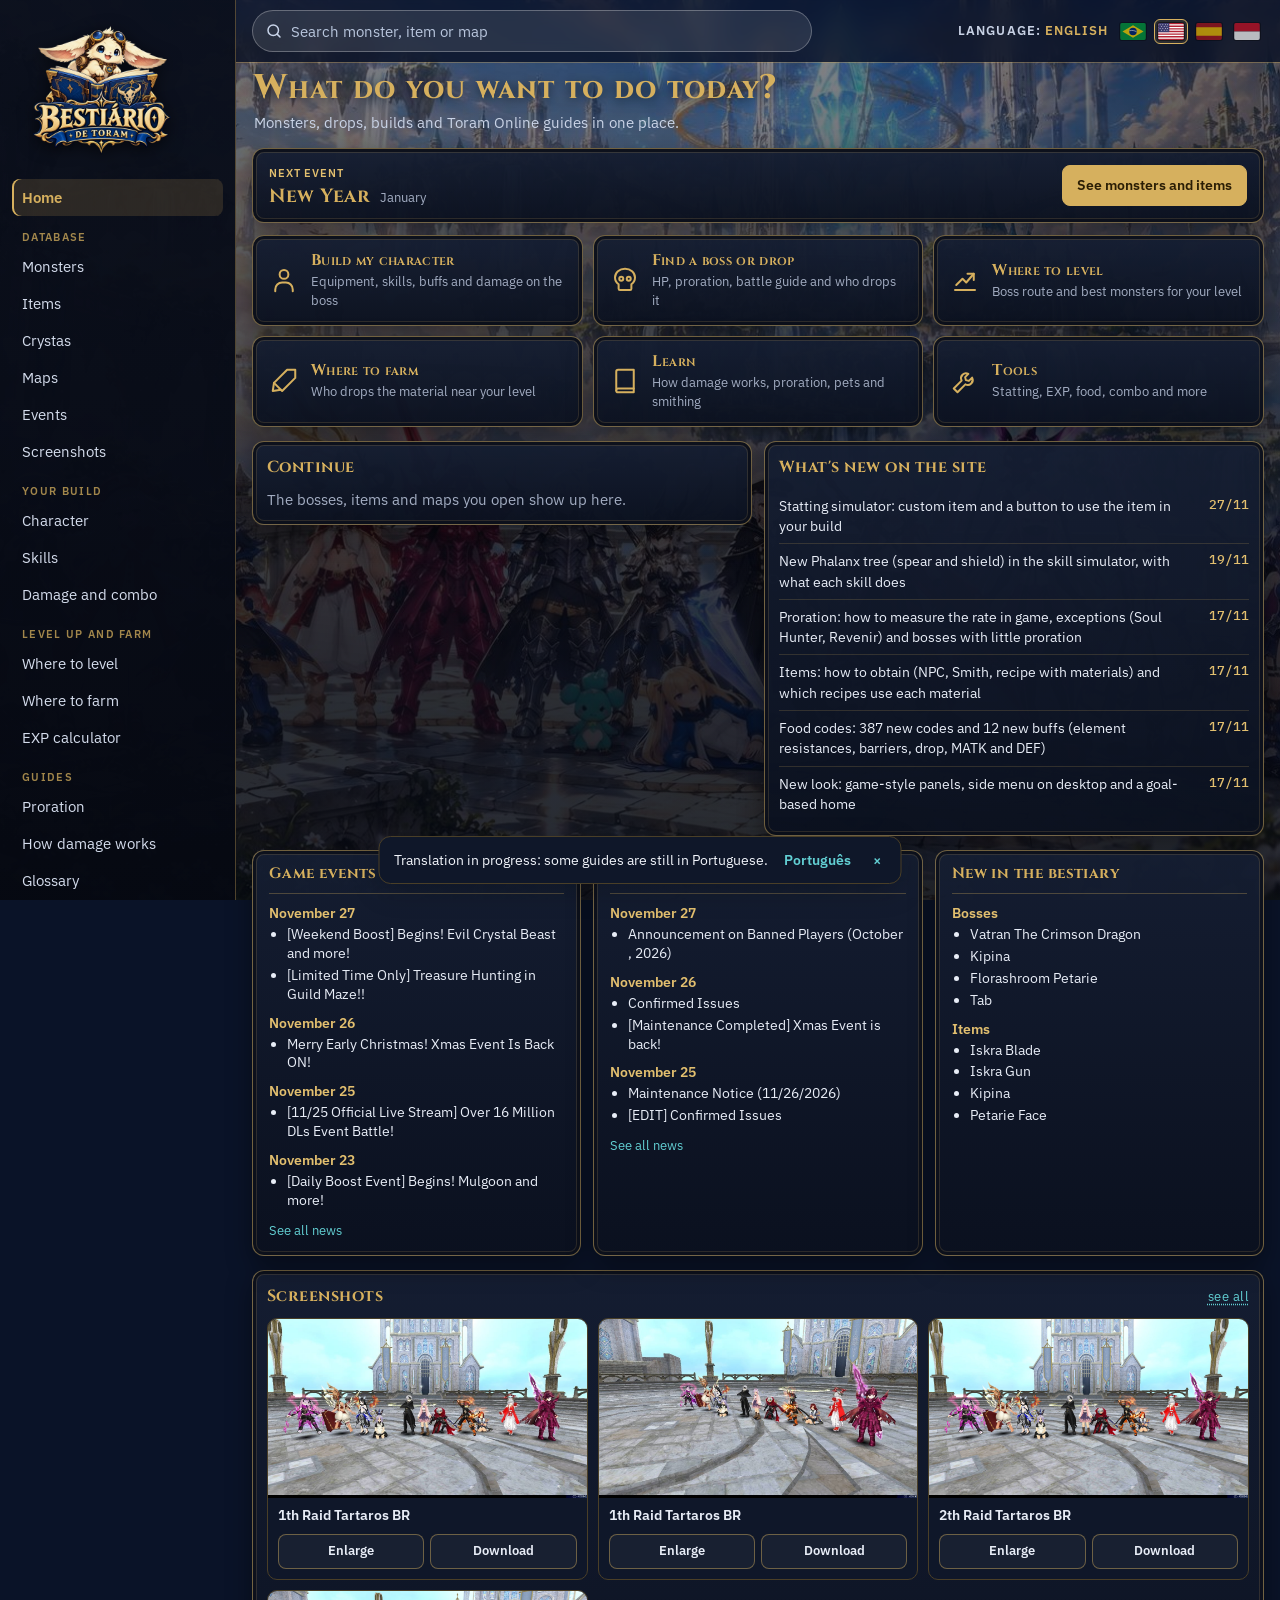
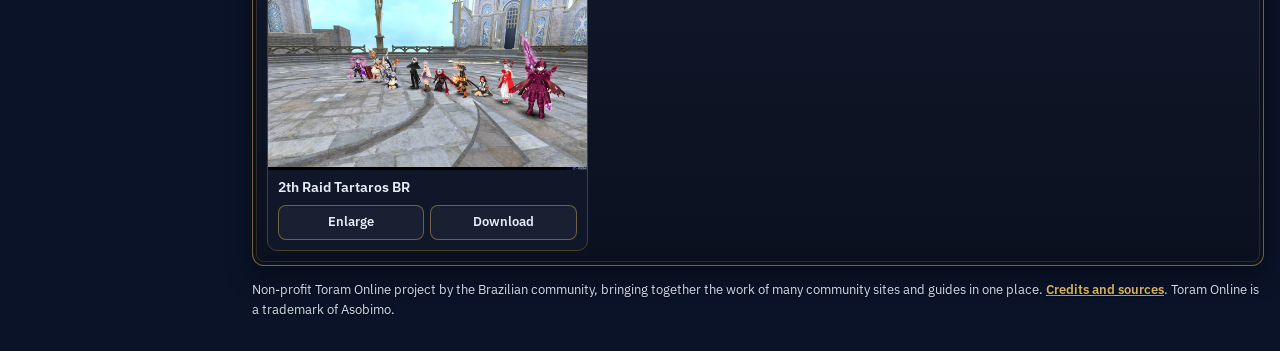
<file: index.html>
<!doctype html>
<html lang="pt-BR">
<head>
<meta charset="utf-8">
<meta name="viewport" content="width=device-width,initial-scale=1,viewport-fit=cover">
<title>Bestiário de Toram</title>
<meta name="description" content="Monstros, drops, itens, mapas e ferramentas de Toram Online, em português.">
<meta name="theme-color" content="#0a1328">
<!-- prévia ao compartilhar o link (WhatsApp, Discord, Facebook, X) -->
<meta property="og:type" content="website">
<meta property="og:site_name" content="Bestiário de Toram">
<meta property="og:title" content="Bestiário de Toram — monstros, drops, itens e ferramentas">
<meta property="og:description" content="Tudo de Toram Online em português: bosses com HP, EXP e guia de batalha, drops, itens com status, mapas, onde upar, simuladores de skill e statting.">
<meta property="og:url" content="https://dgoffim.github.io/Bestiario-Toram/">
<meta property="og:image" content="https://dgoffim.github.io/Bestiario-Toram/img/previa.jpg">
<meta property="og:image:width" content="1200">
<meta property="og:image:height" content="630">
<meta property="og:locale" content="pt_BR">
<meta name="twitter:card" content="summary_large_image">
<meta name="twitter:image" content="https://dgoffim.github.io/Bestiario-Toram/img/previa.jpg">
<link rel="icon" href="img/logo.webp">
<link rel="preconnect" href="https://fonts.googleapis.com">
<link rel="stylesheet" href="https://fonts.googleapis.com/css2?family=Cinzel:wght@600;800&family=IBM+Plex+Sans:wght@400;500;600&family=IBM+Plex+Mono:wght@400;500&display=swap">
<link rel="stylesheet" href="estilo.css?v=202611271200">
</head>
<body>
<nav class="side" id="side" aria-label="Menu">
  <a class="sbrand" href="#/" aria-label="Início — Bestiário de Toram"><img src="img/logo.webp" alt="Bestiário de Toram" width="840" height="768"></a>
  <a href="#/" data-sec="inicio">Início</a>
  <h4>Banco de dados</h4>
  <a href="#/monstros" data-sec="monstros">Monstros</a>
  <a href="#/itens" data-sec="itens">Itens</a>
  <a href="#/crystas">Crystas</a>
  <a href="#/mapas" data-sec="mapas">Mapas</a>
  <a href="#/eventos" data-sec="eventos">Eventos</a>
  <a href="#/screenshots" data-sec="screenshots">Screenshots</a>
  <h4>Sua build</h4>
  <a href="#/personagem" data-sec="personagem">Personagem</a>
  <a href="#/skills">Skills</a>
  <a href="#/personagem/dano">Dano e combo</a>
  <h4>Upar e farmar</h4>
  <a href="#/upar">Onde upar</a>
  <a href="#/farmar">Onde farmar</a>
  <a href="#/exp">Calculadora de EXP</a>
  <h4>Guias</h4>
  <a href="#/prorate">Prorate e Rateio</a>
  <a href="#/como-dano">Como o dano funciona</a>
  <a href="#/glossario">Glossário</a>
  <a href="#/pet">Guia de pet</a>
  <a href="#/smithing">Guia de smithing</a>
  <h4>Mais</h4>
  <a href="#/ferramentas" data-sec="ferramentas">Todas as ferramentas</a>
  <a href="#/noticias">Notícias do jogo</a>
  <a href="#/favoritos">Favoritos</a>
  <a href="#/creditos">Créditos</a>
</nav>
<header class="top" id="top">
  <div class="topin">
    <a class="brand" href="#/" aria-label="Início — Bestiário de Toram"><img src="img/logo.webp" alt="Bestiário de Toram" width="840" height="768"></a>
    <div class="gsearch" role="search">
      <svg class="gico" viewBox="0 0 24 24" aria-hidden="true"><circle cx="11" cy="11" r="7"/><path d="m20 20-3.5-3.5"/></svg>
      <input id="gq" type="search" autocomplete="off" placeholder="Buscar monstro, item ou mapa" aria-label="Buscar monstro, item ou mapa">
      <div class="gres" id="gres" hidden></div>
    </div>
    <nav class="nav" id="nav" aria-label="Seções">
      <a href="#/" data-sec="inicio"><svg viewBox="0 0 24 24" aria-hidden="true"><path d="M3 11.5 12 4l9 7.5V20a1 1 0 0 1-1 1h-5v-6H9v6H4a1 1 0 0 1-1-1z"/></svg><span>Início</span></a>
      <a href="#/monstros" data-sec="monstros"><svg viewBox="0 0 24 24" aria-hidden="true"><path d="M12 3C7.6 3 4 6.1 4 10c0 2.2 1.1 4.1 2.9 5.4V19a1 1 0 0 0 1 1h8.2a1 1 0 0 0 1-1v-3.6C18.9 14.1 20 12.2 20 10c0-3.9-3.6-7-8-7z"/><circle cx="9" cy="11" r="1.6"/><circle cx="15" cy="11" r="1.6"/><path d="M10 20v-3M14 20v-3"/></svg><span>Monstros</span></a>
      <a href="#/itens" data-sec="itens"><svg viewBox="0 0 24 24" aria-hidden="true"><path d="M14.5 3H21v6.5L10.5 20 4 13.5z"/><path d="m4 13.5-1 6.5 6.5-1M8 16l-3 3"/></svg><span>Itens</span></a>
      <a class="dx" href="#/mapas" data-sec="mapas"><svg viewBox="0 0 24 24" aria-hidden="true"><path d="m3 6 6-2 6 2 6-2v14l-6 2-6-2-6 2z"/><path d="M9 4v14M15 6v14"/></svg><span>Mapas</span></a>
      <a class="dx" href="#/eventos" data-sec="eventos"><svg viewBox="0 0 24 24" aria-hidden="true"><rect x="3" y="5" width="18" height="16" rx="2"/><path d="M3 10h18M8 3v4M16 3v4"/></svg><span>Eventos</span></a>
      <a href="#/personagem" data-sec="personagem"><svg viewBox="0 0 24 24" aria-hidden="true"><circle cx="12" cy="7.5" r="3.5"/><path d="M5 21v-1.5A5.5 5.5 0 0 1 10.5 14h3a5.5 5.5 0 0 1 5.5 5.5V21"/><path d="m16.5 3.5 2-1.5M18 6l2.5-.5"/></svg><span>Personagem</span></a>
      <a href="#/ferramentas" data-sec="ferramentas"><svg viewBox="0 0 24 24" aria-hidden="true"><path d="M14.7 6.3a4 4 0 0 0-5.4 5.4L3 18l3 3 6.3-6.3a4 4 0 0 0 5.4-5.4l-2.6 2.6-2.4-.6-.6-2.4z"/></svg><span>Ferramentas</span></a>
      <a class="dx" href="#/screenshots" data-sec="screenshots"><svg viewBox="0 0 24 24" aria-hidden="true"><rect x="3" y="4" width="18" height="16" rx="2"/><circle cx="9" cy="10" r="2"/><path d="m4 19 6-6 4 4 3-3 3 3"/></svg><span>Screenshots</span></a>
    </nav>
    <div class="lang" id="lang" translate="no"><span class="lbl">Língua: <b>Português</b></span><div class="flags" role="group" aria-label="Língua / Language"><button type="button" data-lang="pt" title="Português" aria-label="Português" aria-pressed="true"><svg viewBox="0 0 30 20" aria-hidden="true"><rect width="30" height="20" fill="#009c3b"/><path fill="#ffdf00" d="M15 2.6 27.4 10 15 17.4 2.6 10z"/><circle cx="15" cy="10" r="4.4" fill="#002776"/><path d="M10.8 9.1c2.9-.7 6-.3 8.4 1.2" fill="none" stroke="#fff" stroke-width=".8"/></svg></button><button type="button" data-lang="en" title="English" aria-label="English" aria-pressed="false"><svg viewBox="0 0 30 20" aria-hidden="true"><rect width="30" height="20" fill="#b22234"/><path fill="#fff" d="M0 1.54h30v1.54H0zm0 3.08h30v1.54H0zm0 3.08h30v1.54H0zm0 3.08h30v1.54H0zm0 3.08h30v1.54H0zm0 3.08h30v1.54H0z"/><rect width="13" height="10.77" fill="#3c3b6e"/><g fill="#fff"><circle cx="2.2" cy="2" r=".55"/><circle cx="5.4" cy="2" r=".55"/><circle cx="8.6" cy="2" r=".55"/><circle cx="11" cy="2" r=".55"/><circle cx="3.8" cy="4.2" r=".55"/><circle cx="7" cy="4.2" r=".55"/><circle cx="10.2" cy="4.2" r=".55"/><circle cx="2.2" cy="6.4" r=".55"/><circle cx="5.4" cy="6.4" r=".55"/><circle cx="8.6" cy="6.4" r=".55"/><circle cx="11" cy="6.4" r=".55"/><circle cx="3.8" cy="8.6" r=".55"/><circle cx="7" cy="8.6" r=".55"/><circle cx="10.2" cy="8.6" r=".55"/></g></svg></button><button type="button" data-lang="es" title="Español" aria-label="Español" aria-pressed="false"><svg viewBox="0 0 30 20" aria-hidden="true"><rect width="30" height="20" fill="#aa151b"/><rect y="5" width="30" height="10" fill="#f1bf00"/></svg></button><button type="button" data-lang="id" title="Bahasa Indonesia" aria-label="Bahasa Indonesia" aria-pressed="false"><svg viewBox="0 0 30 20" aria-hidden="true"><rect width="30" height="10" fill="#ce1126"/><rect y="10" width="30" height="10" fill="#fff"/></svg></button></div></div>
  </div>
</header>

<main class="wrap" id="view" tabindex="-1">
  <p class="loading" id="boot">Carregando o bestiário…</p>
  <noscript><p class="nojs">Esta página precisa de JavaScript. Abra no Chrome, Firefox ou Safari com o JavaScript ligado.</p></noscript>
</main>

<footer class="foot wrap">
  <p>Projeto da comunidade BR de Toram Online, sem fins lucrativos, que junta num só lugar o trabalho de vários sites e guias da comunidade. <a href="#/creditos">Créditos e fontes</a>. Toram Online é marca da Asobimo.</p>
</footer>

<script src="i18n.js?v=202611271200" defer></script>
<script src="app.js?v=202611271200" defer></script>
</body>
</html>
</file>
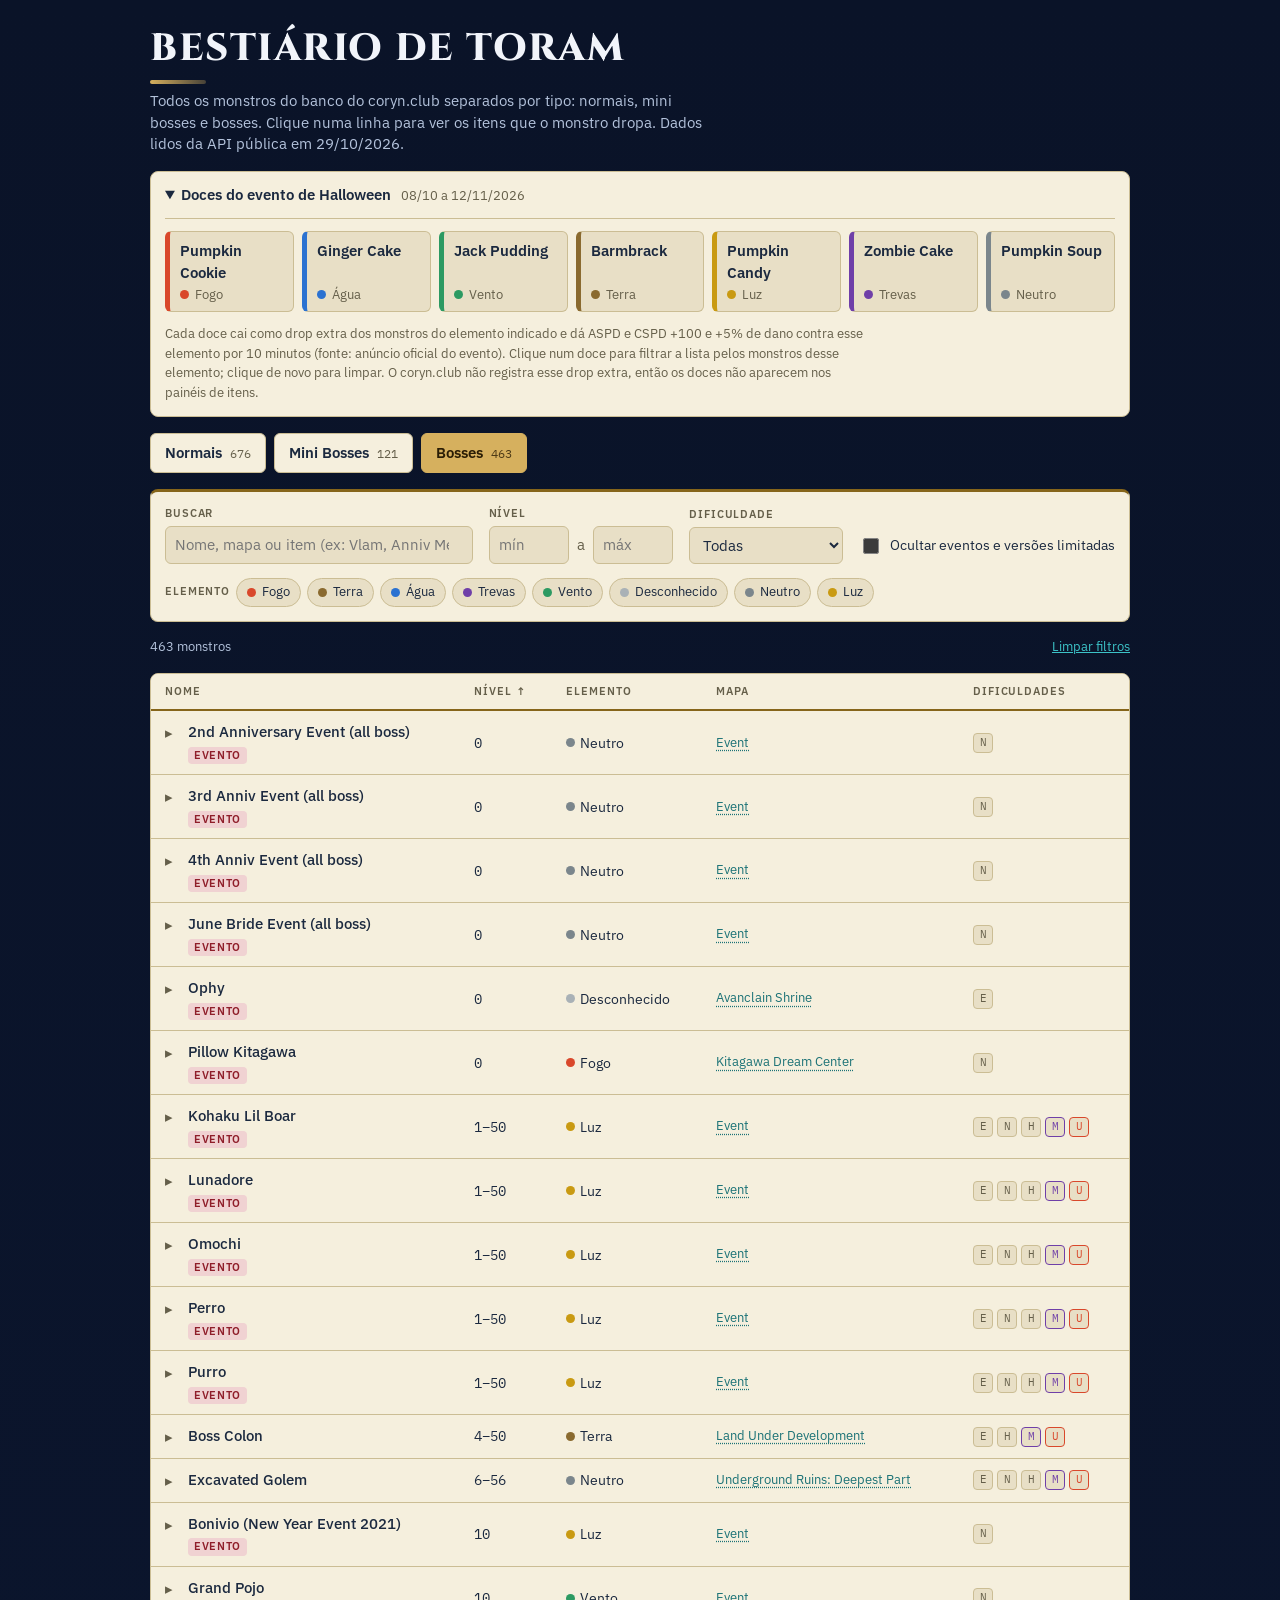
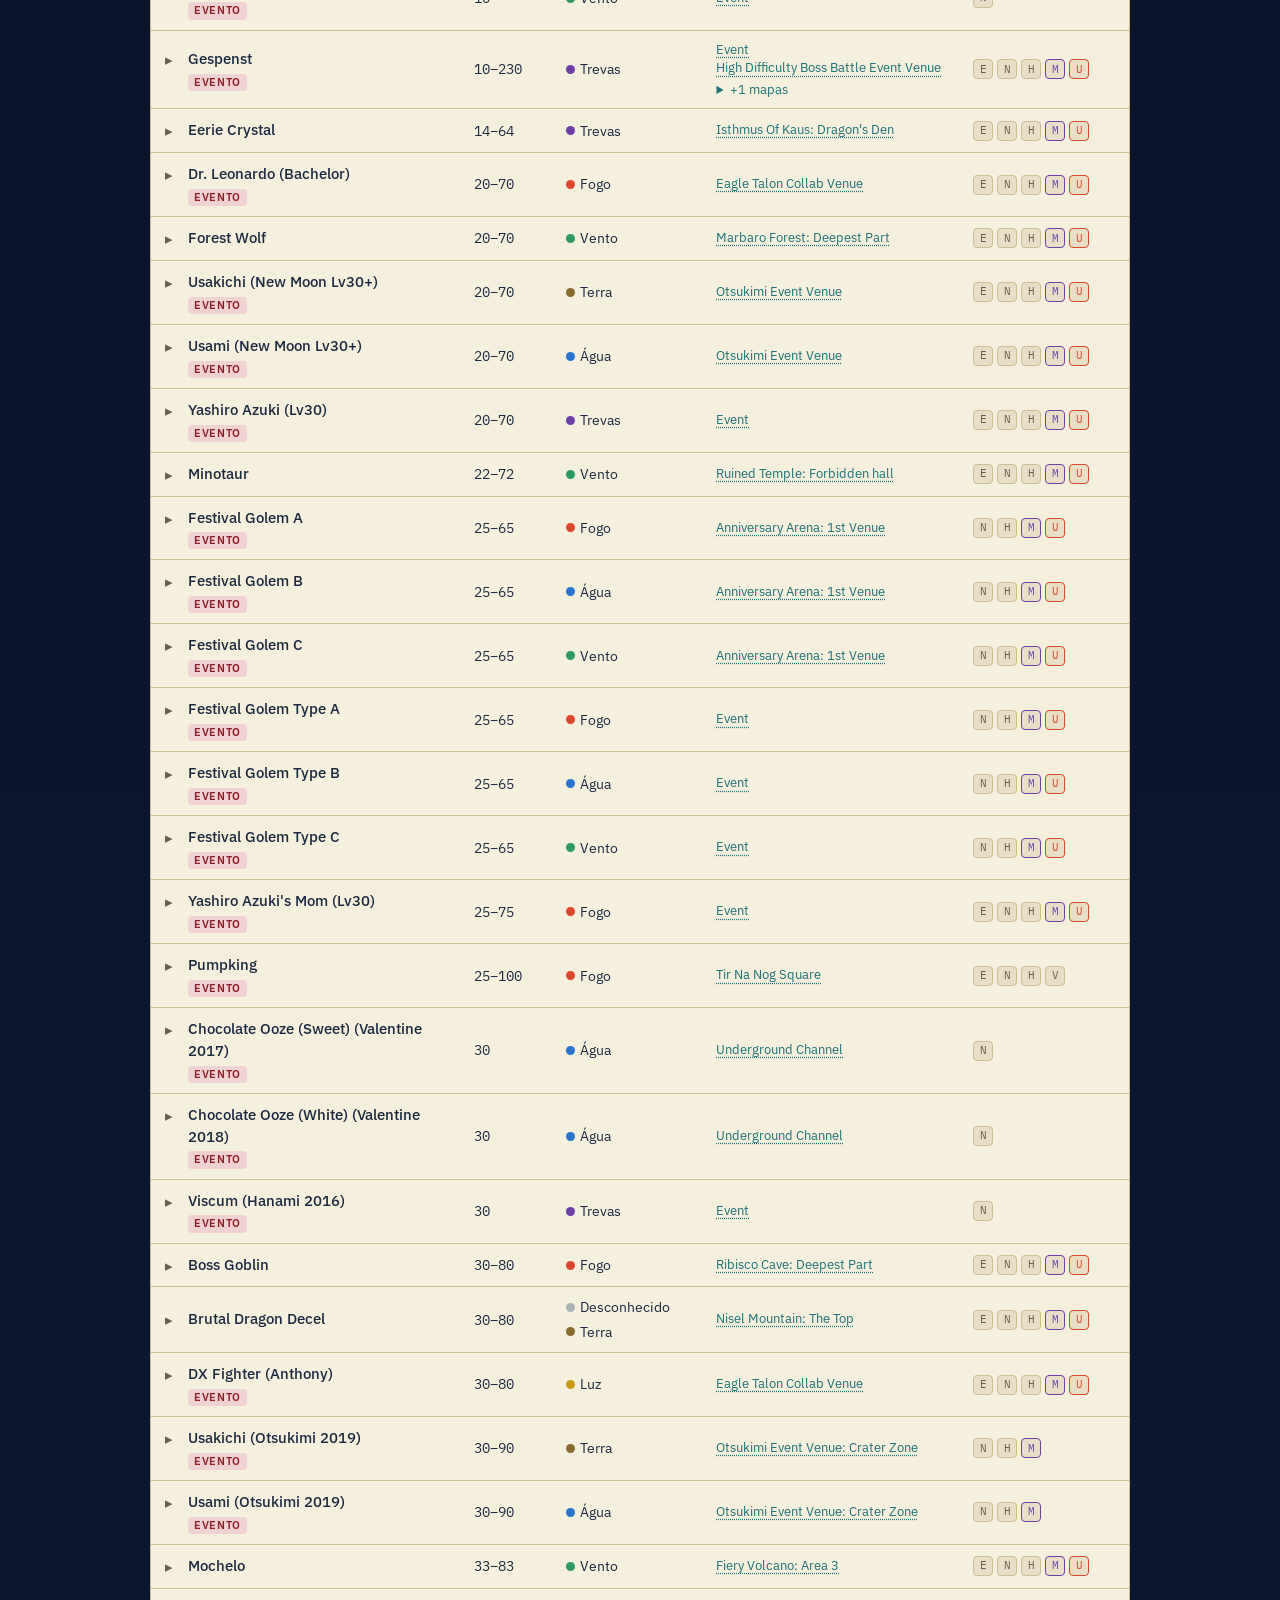
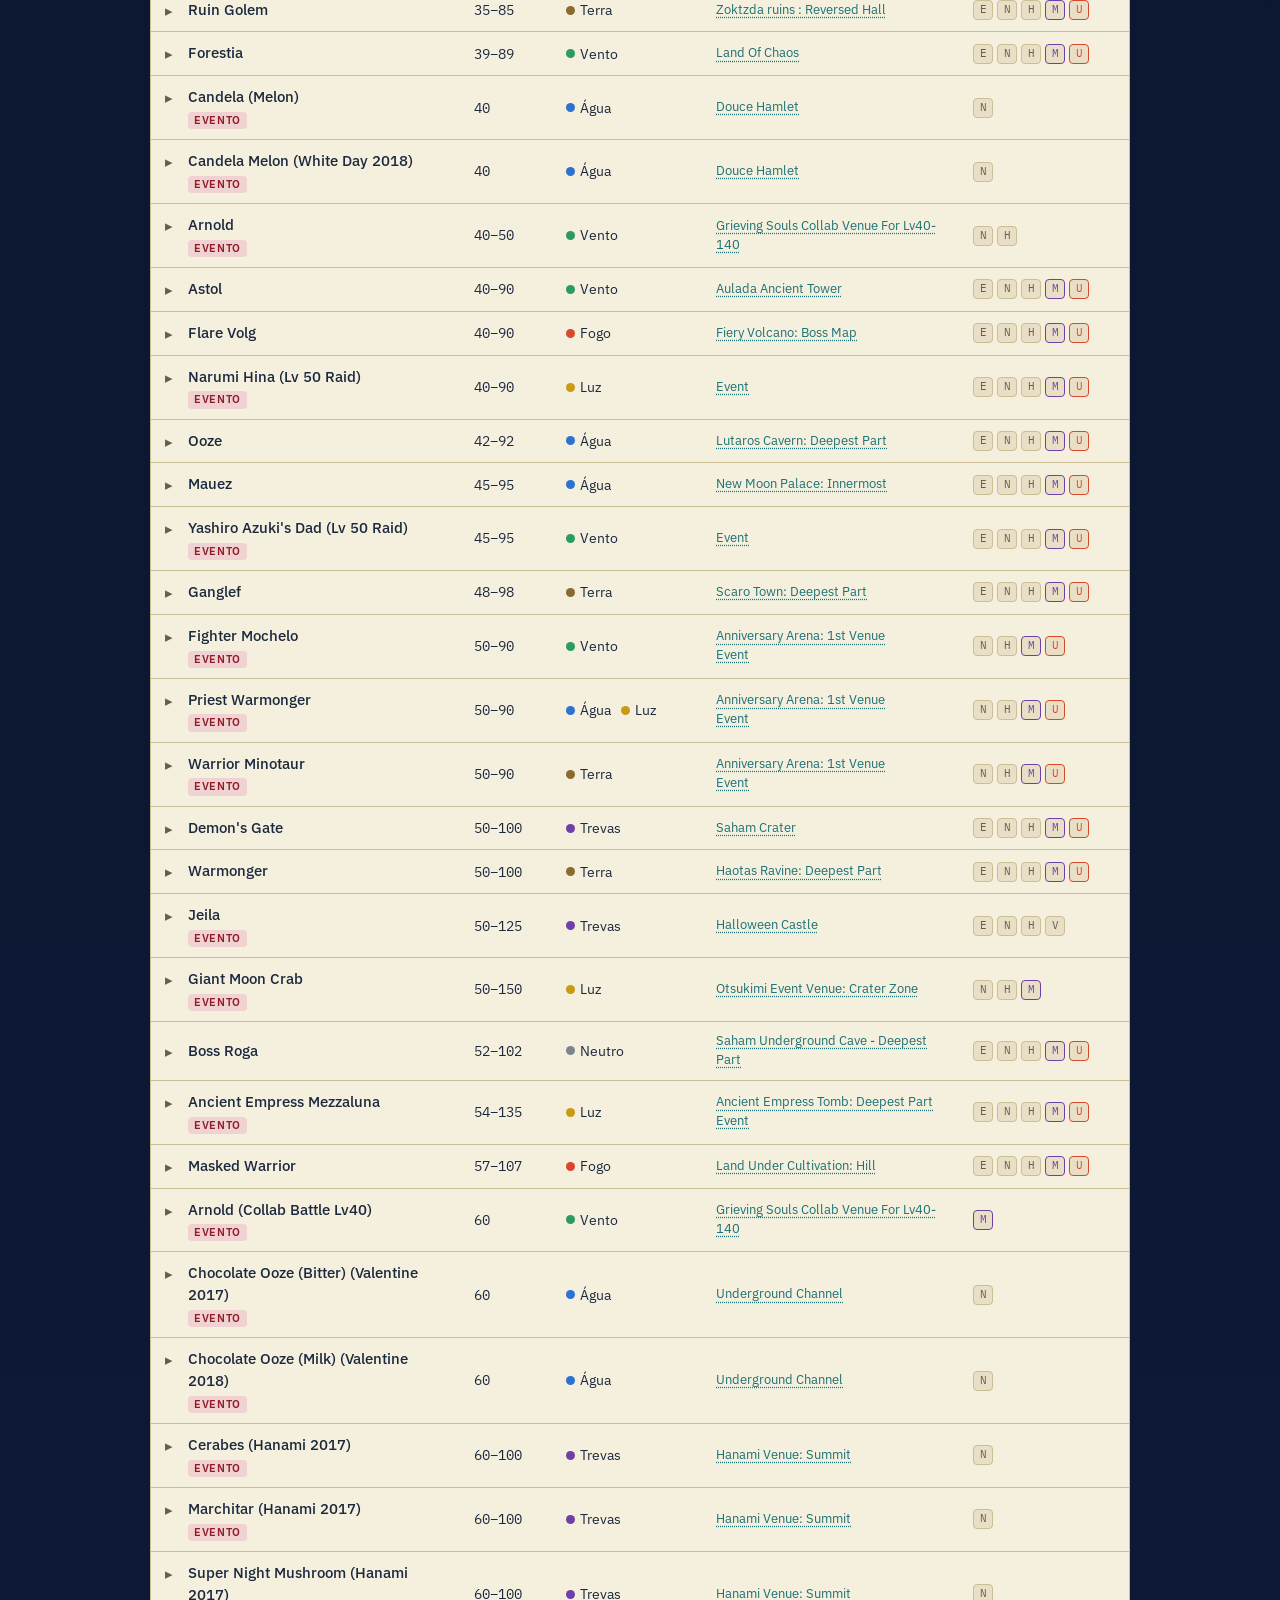
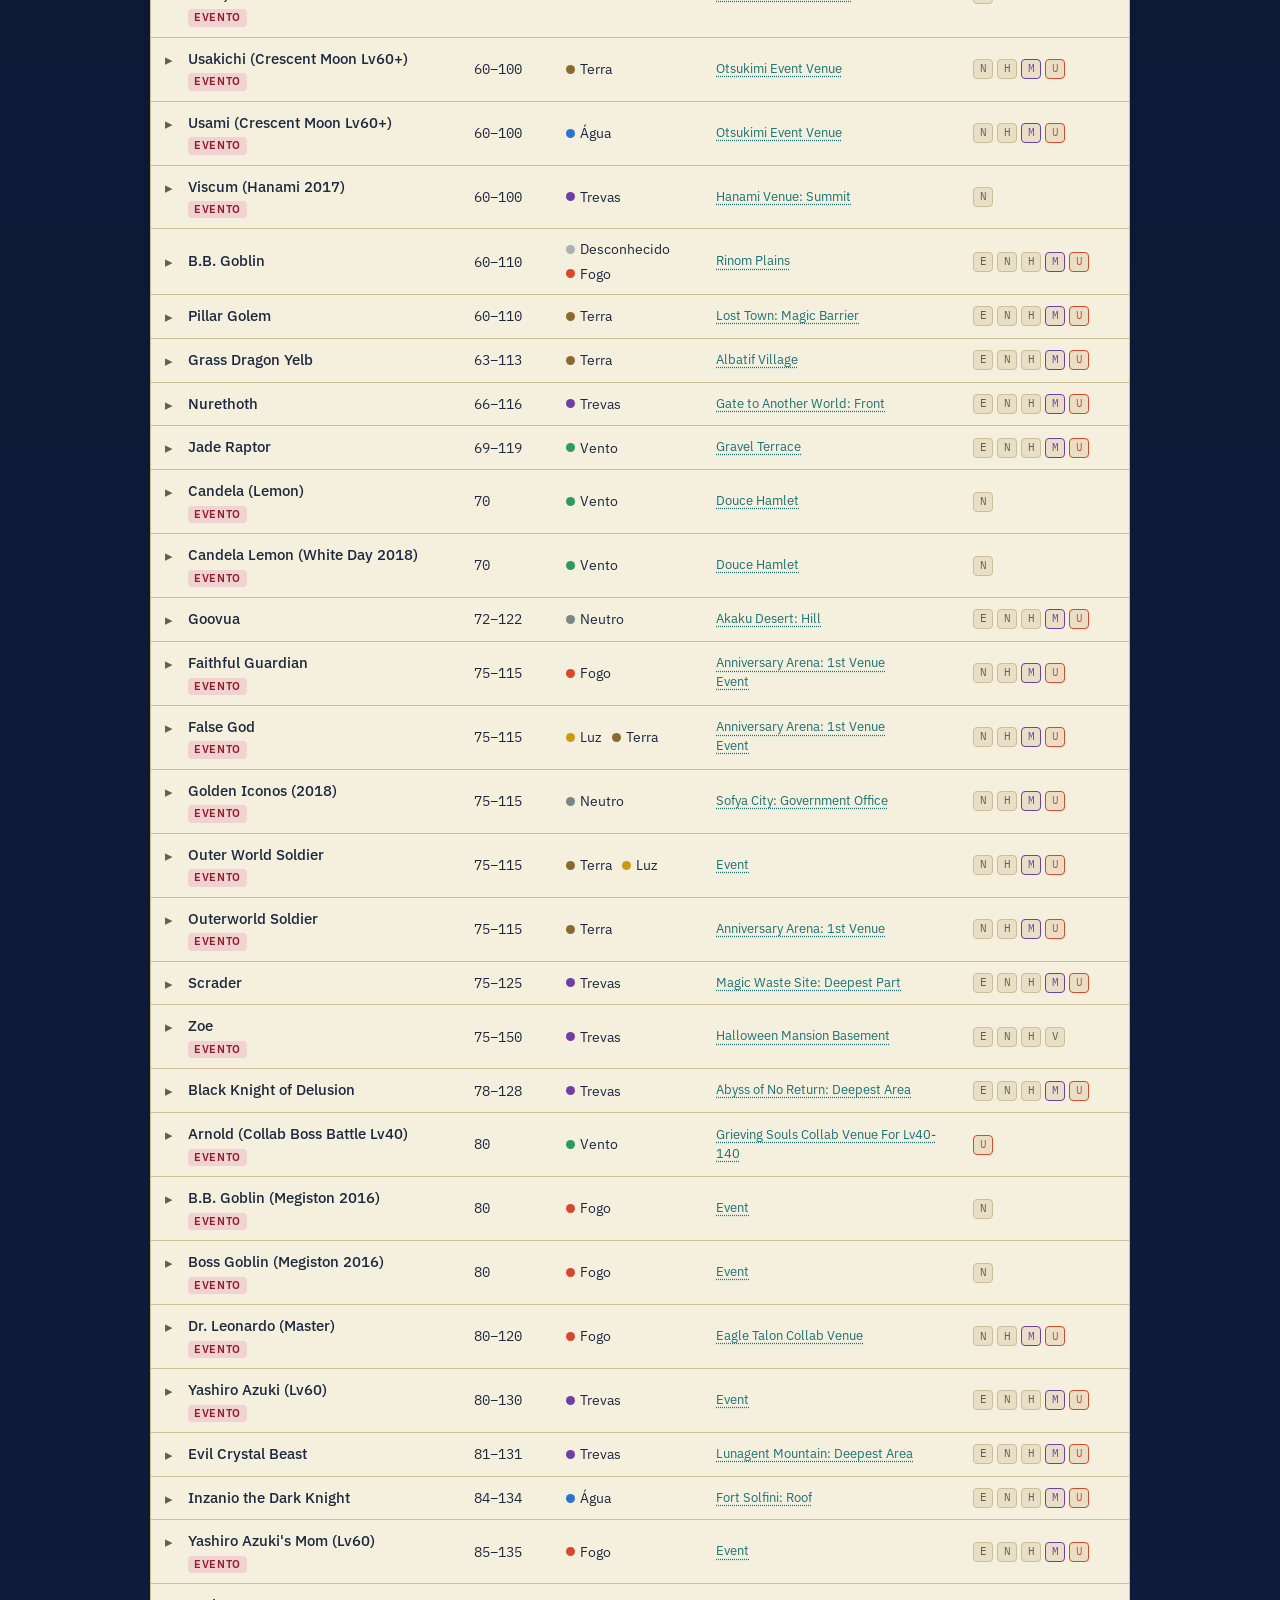
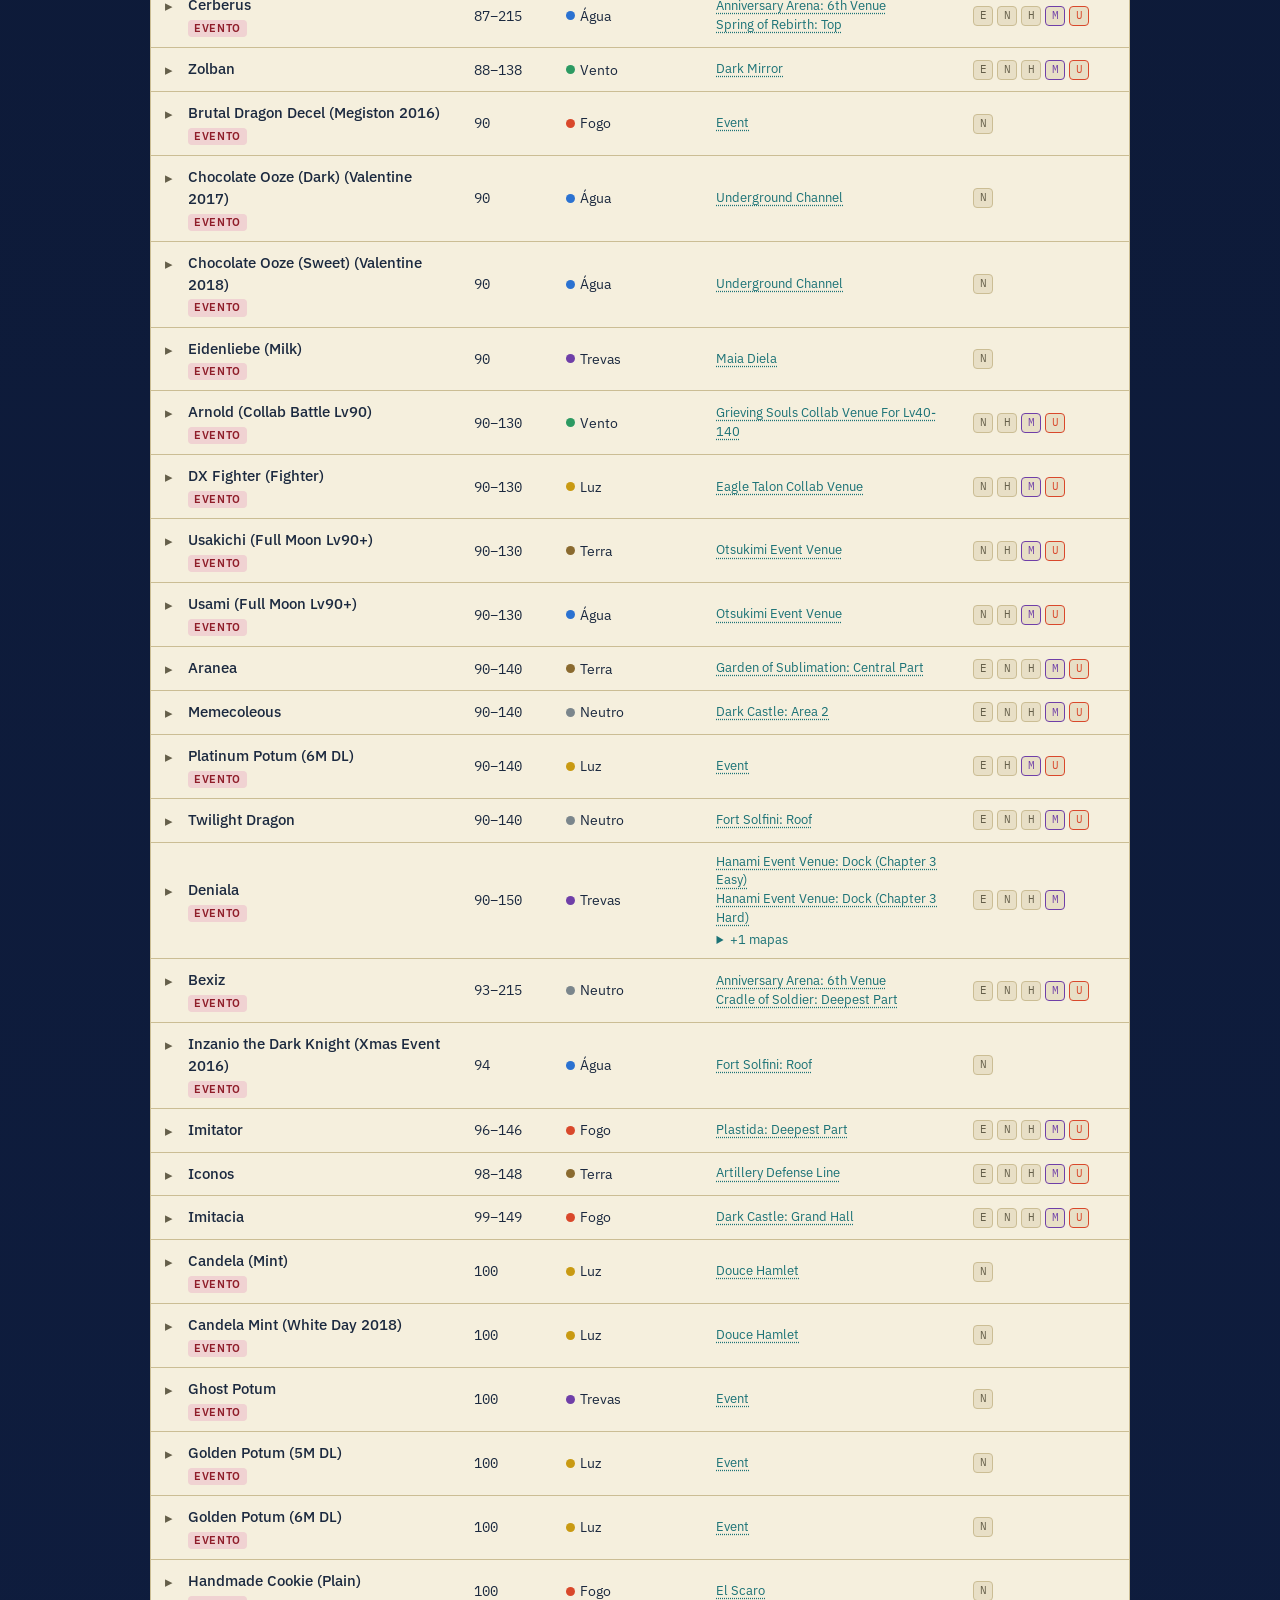
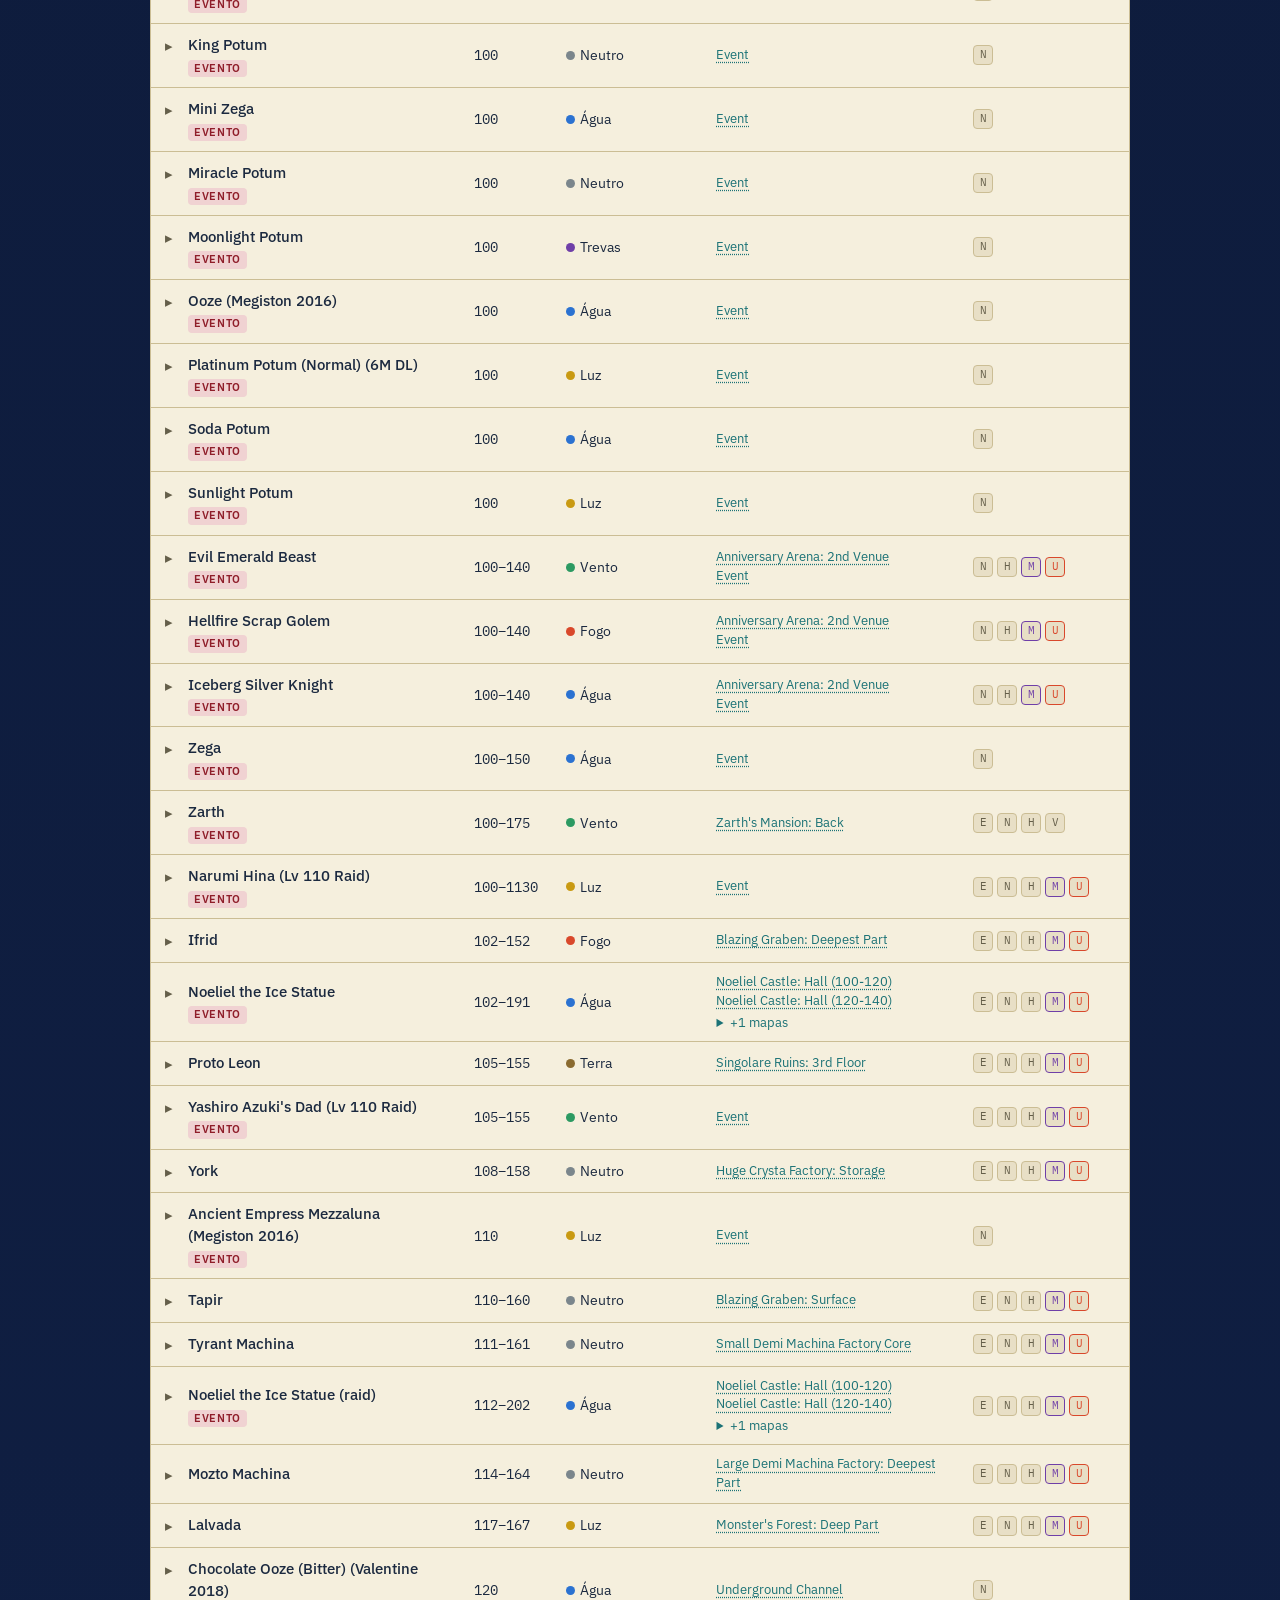
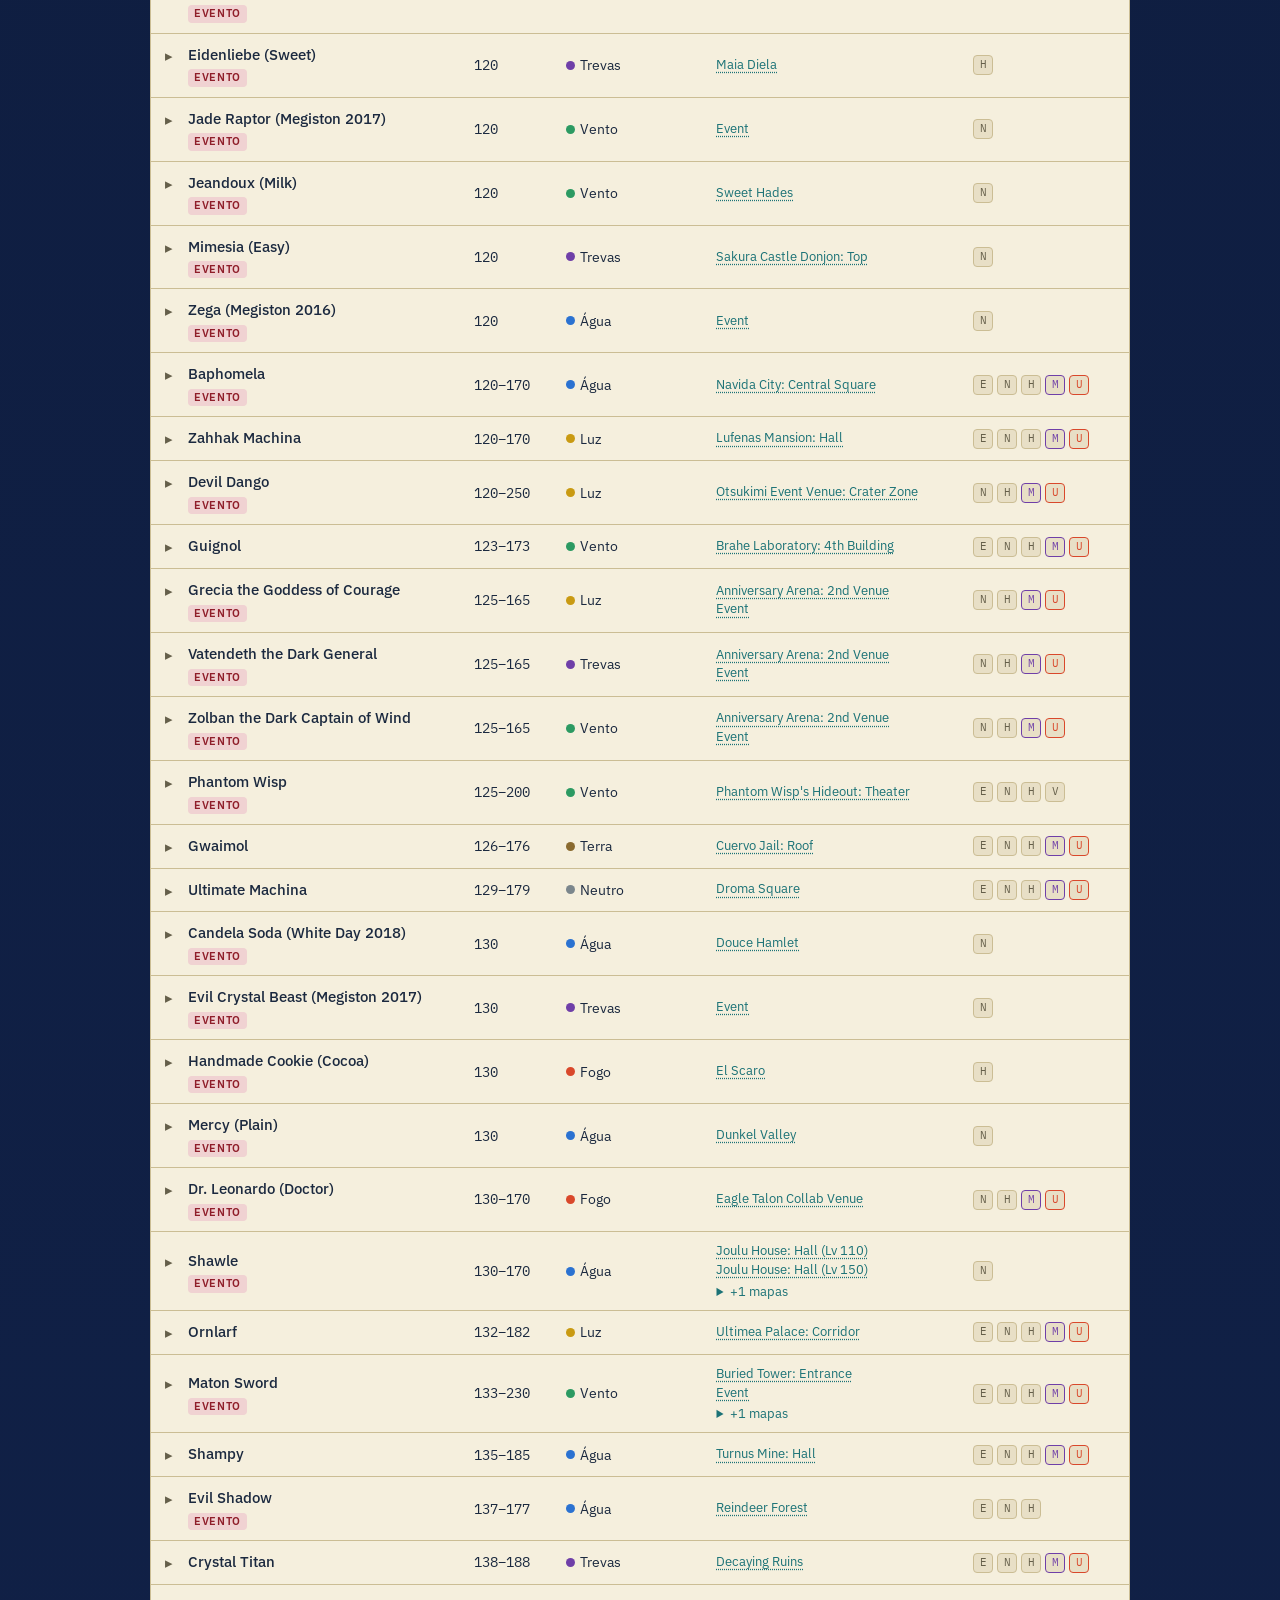
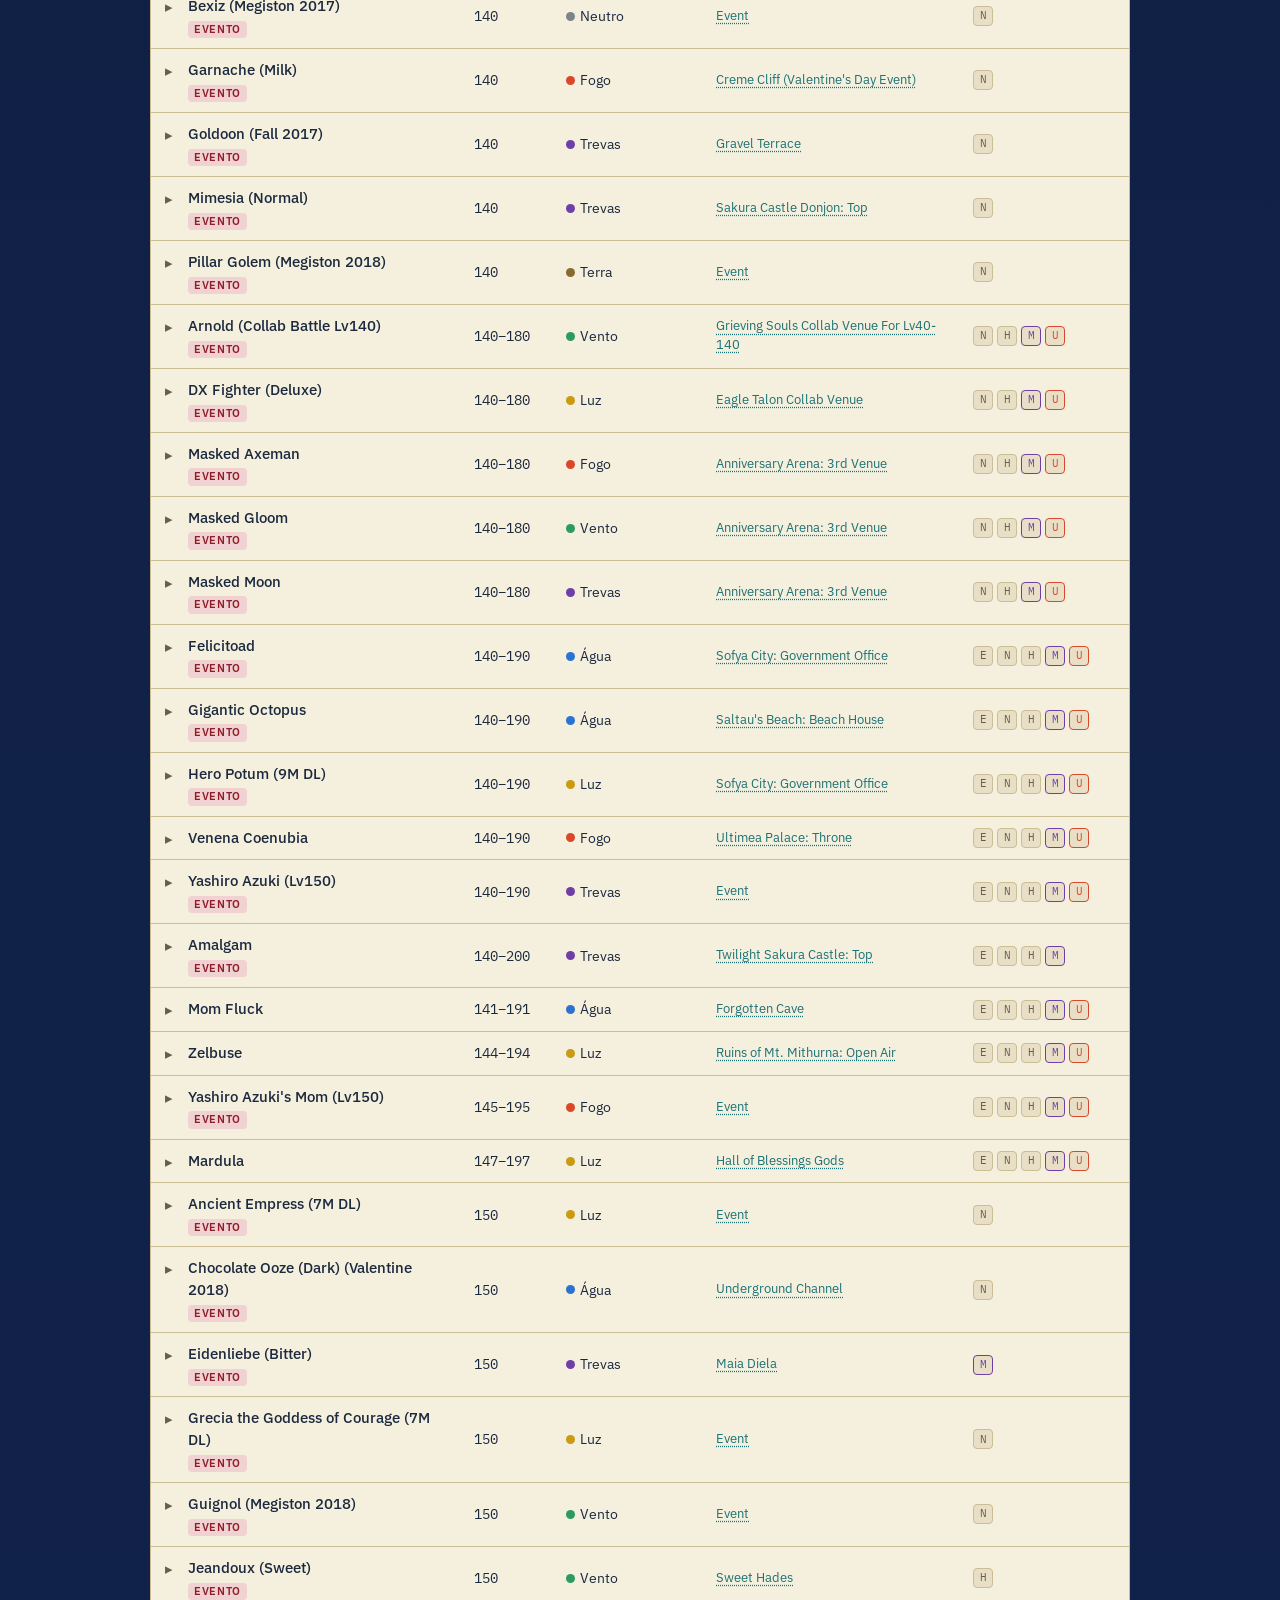
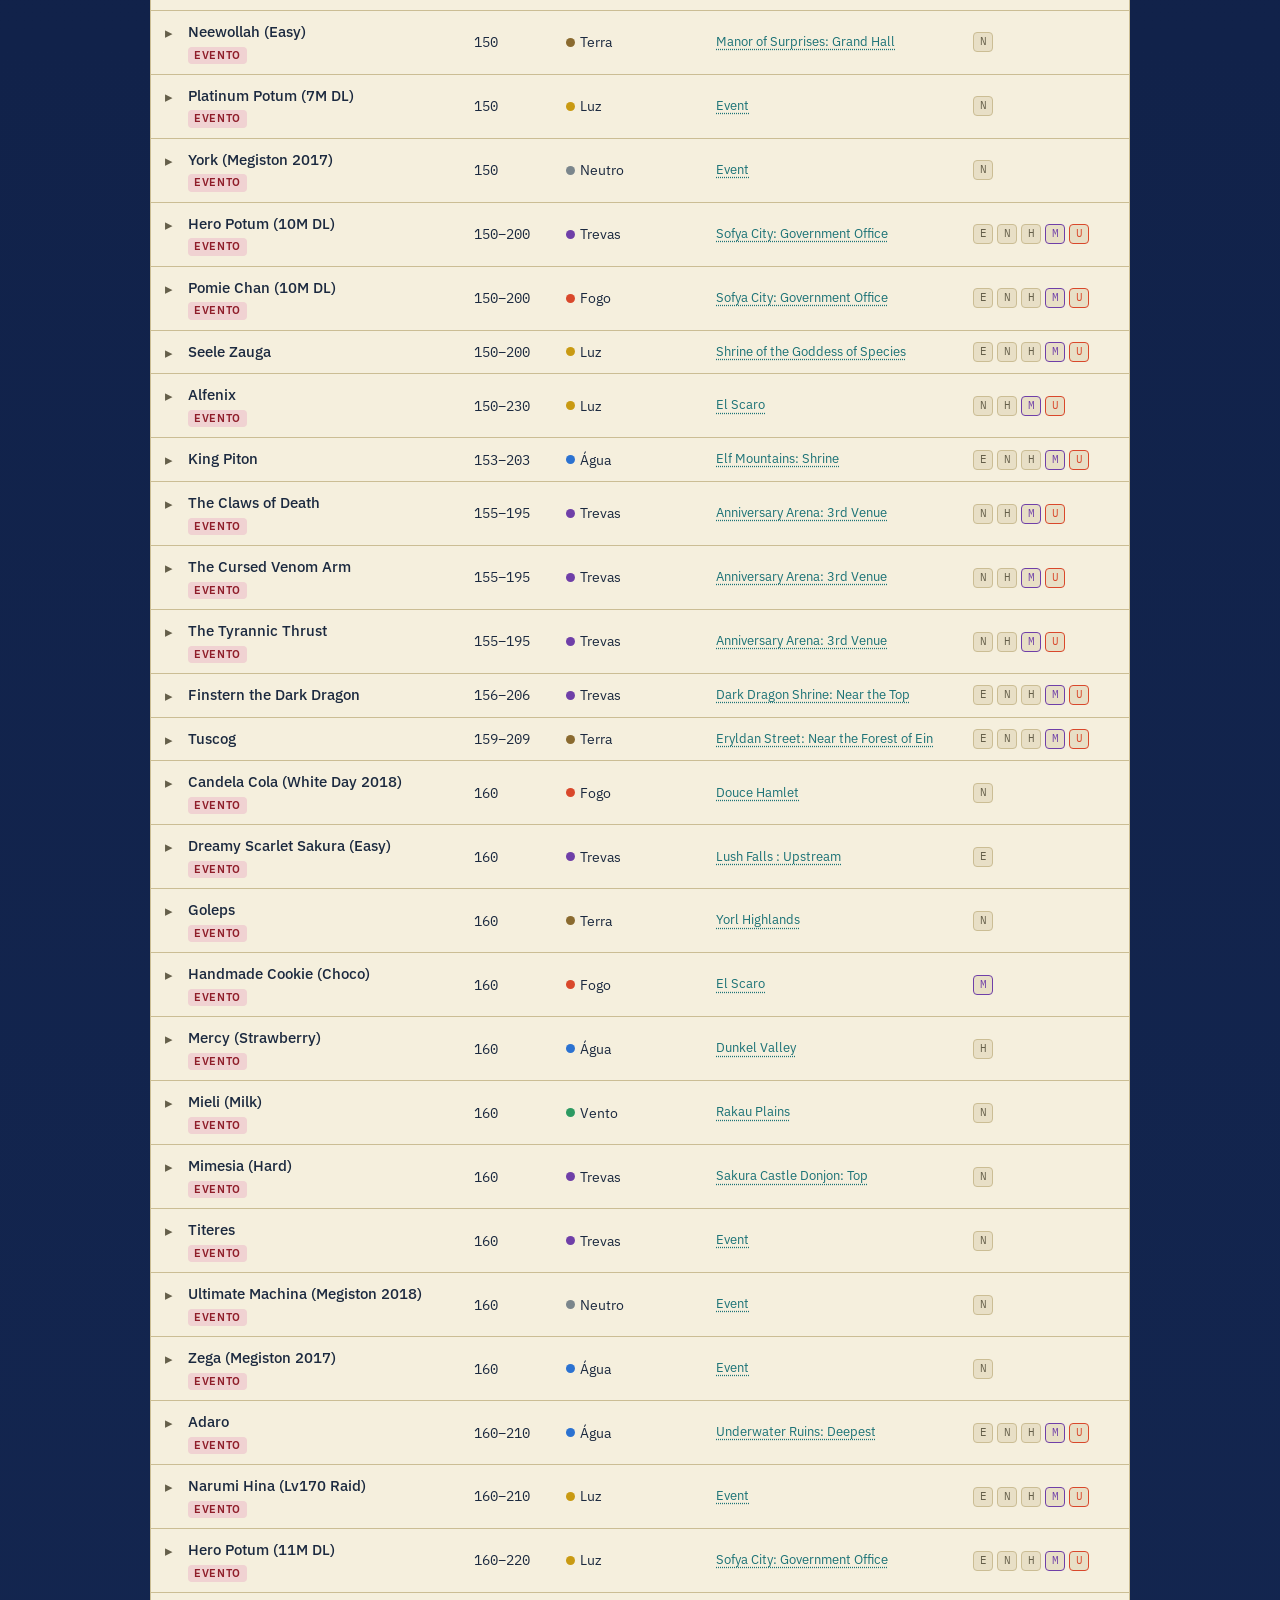
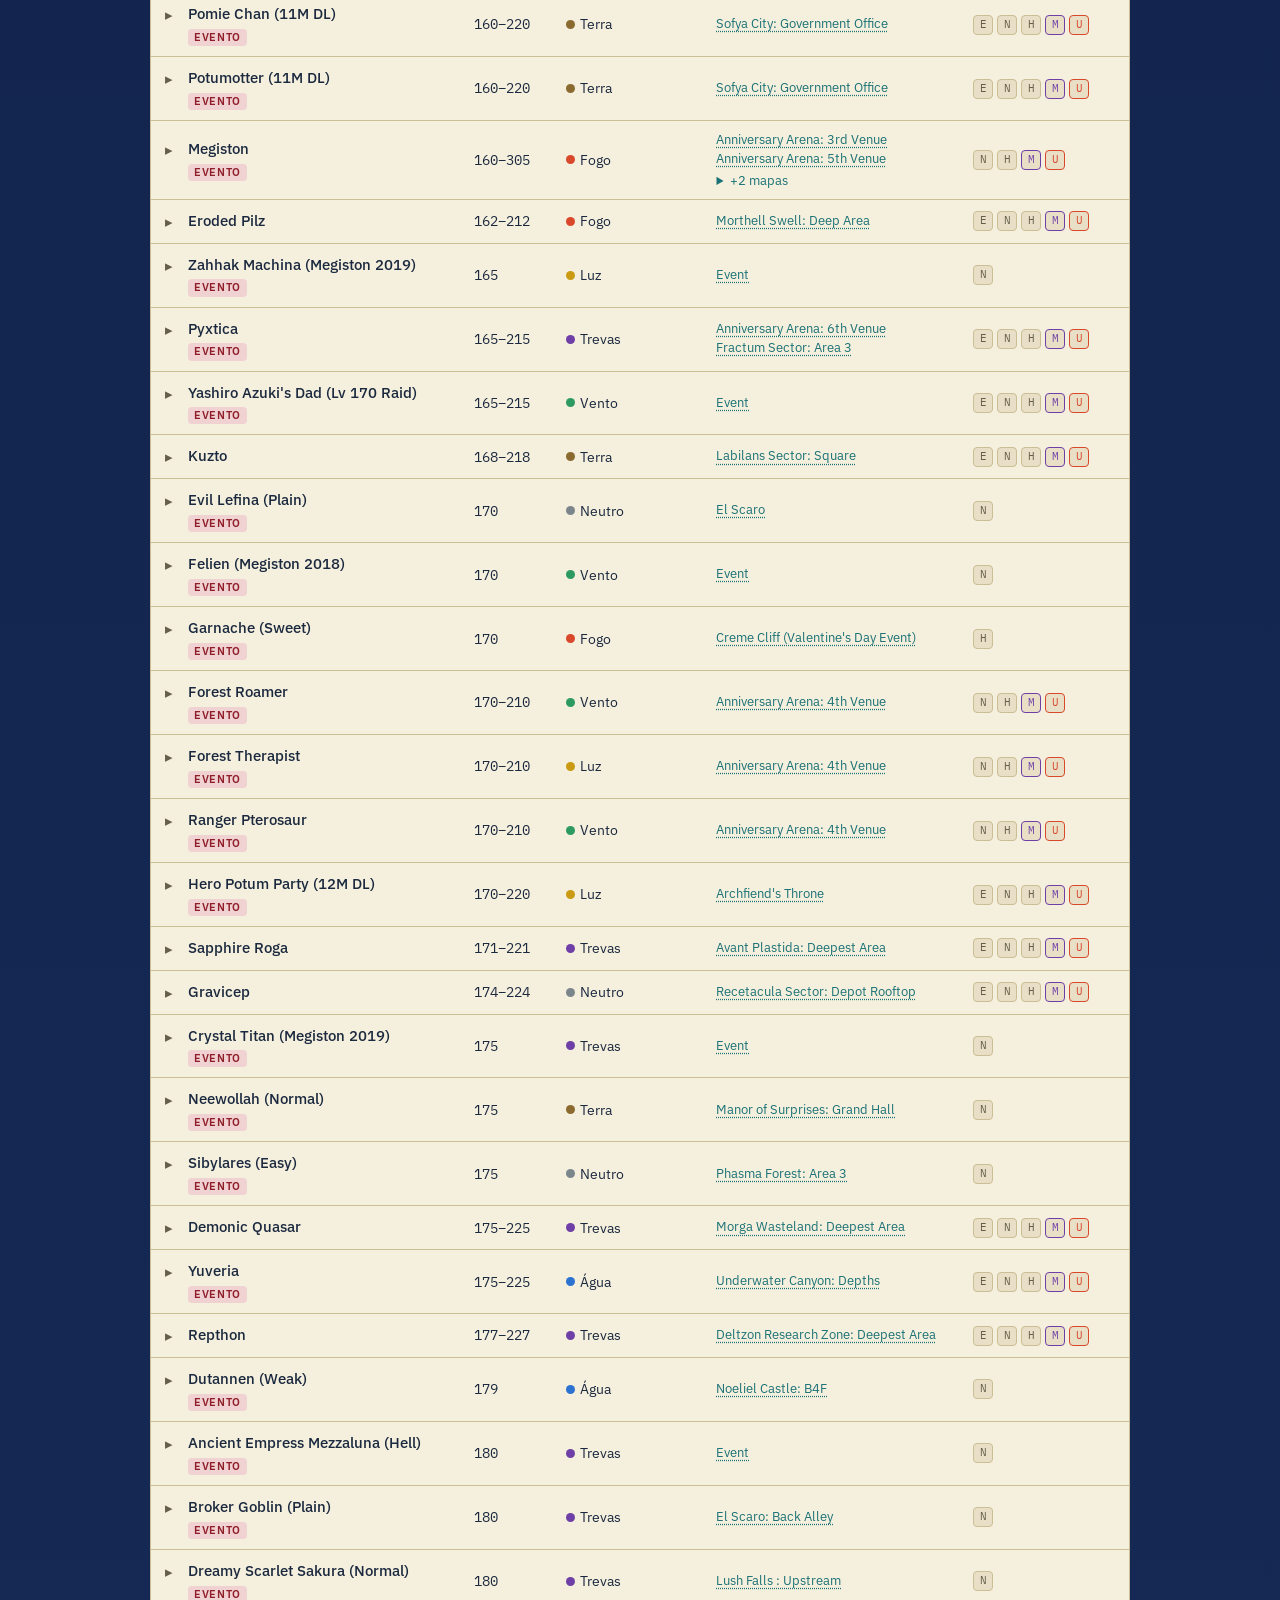
<file: index.html.html>
<!doctype html>
<html lang="pt-BR">
<head>
<meta charset="utf-8">
<meta name="viewport" content="width=device-width, initial-scale=1">
<title>Bestiário de Toram</title>
<meta name="claude:viewport-fit-sides" content="cover">
<link rel="stylesheet" href="https://fonts.googleapis.com/css2?family=Cinzel:wght@600;800&family=IBM+Plex+Sans:wght@400;500;600&family=IBM+Plex+Mono:wght@400;500&display=swap">
<style>
/* Layout: cabeçalho compacto, abas por tipo, barra de filtros e uma tabela longa com ordenação. */
:root {
  /* Fundo azul-escuro em degradê até o fim da página; detalhes em dourado e verde-azulado do site oficial. */
  --bg: #0f1d3a;
  --surface: #172b50;
  --fg: #f1f4fa;
  --muted: #b3c2db;
  --line: #34527f;
  --accent: #d6b05e;
  --accent-fg: #2a1d05;
  --gold: #d6b05e;
  --teal: #3cc3c8;
  --event: #ff8b94;
  --event-bg: #4a1c26;
  --e-fire: #ff7a5c;
  --e-earth: #c9a35a;
  --e-water: #5b9cf0;
  --e-dark: #b186ea;
  --e-wind: #55c88a;
  --e-light: #f7dc6a;
  --e-neutral: #9fb0c8;
  --e-unknown: #7a8cab;
  --page: linear-gradient(180deg, #0a1328 0%, #11224a 45%, #25437a 100%);
  --font-display: "Cinzel", "Bricolage Grotesque", Georgia, serif;
  --font-body: "IBM Plex Sans", "Segoe UI", system-ui, sans-serif;
  --font-mono: "IBM Plex Mono", ui-monospace, Menlo, Consolas, monospace;
  color-scheme: dark;
}
/* Quadros com informação ficam em bege; o fundo da página e os textos soltos ficam no azul. */
details.event, .filters, .tablewrap, .tab {
  --bg: #e8dfc6; --surface: #f5efdd; --fg: #1b293f; --muted: #655f4a; --line: #cbbd94;
  --accent: #1b293f; --accent-fg: #ffffff; --gold: #86651a; --teal: #1b7276; --event: #8f1e2a; --event-bg: #f0d2d2;
  --e-fire: #d9482b; --e-earth: #8a6a2f; --e-water: #2b72d1; --e-dark: #6f3fa8; --e-wind: #2c9a62; --e-light: #c99a12; --e-neutral: #7b868c; --e-unknown: #a9b1b6;
  color: var(--fg);
}
* { box-sizing: border-box; }
body { background: var(--page) no-repeat, #25437a; min-height: 100vh; color: var(--fg); font-family: var(--font-body); font-size: 15px; line-height: 1.45;
  padding-left: max(16px, env(safe-area-inset-left, 0px)); padding-right: max(16px, env(safe-area-inset-right, 0px)); padding-block: 20px 40px; }
.wrap { max-width: 980px; margin: 0 auto; display: flex; flex-direction: column; gap: 16px; }
h1::after { content: ''; display: block; width: 56px; height: 4px; margin-top: 10px; border-radius: 2px; background: linear-gradient(90deg, var(--gold), color-mix(in srgb, var(--gold) 30%, transparent)); }
h1 { font-family: var(--font-display); font-weight: 800; font-size: clamp(26px, 6vw, 38px); line-height: 1.1; margin: 0; letter-spacing: .04em; text-transform: uppercase; text-wrap: balance; }
.sub { color: var(--muted); margin: 6px 0 0; max-width: 62ch; }
.tabs { display: flex; gap: 8px; flex-wrap: wrap; }
.tab { font: inherit; font-weight: 600; background: var(--surface); color: var(--fg); border: 1px solid var(--line); border-radius: 6px; padding: 8px 14px; cursor: pointer; display: flex; gap: 8px; align-items: baseline; }
.tab .n { font-family: var(--font-mono); font-size: 12px; color: var(--muted); font-weight: 400; }
.tab[aria-selected="true"] { background: #d6b05e; color: #2a1d05; border-color: #d6b05e; }
.tab[aria-selected="true"] .n { color: inherit; opacity: .8; }
.tab:focus-visible, input:focus-visible, select:focus-visible, th button:focus-visible, .chip:focus-visible { outline: 2px solid var(--accent); outline-offset: 2px; }
.filters { background: var(--surface); border: 1px solid var(--line); border-top: 3px solid var(--gold); border-radius: 8px; padding: 14px; display: grid; gap: 14px 16px; grid-template-columns: minmax(200px, 2fr) minmax(170px, 1.2fr) minmax(150px, 1fr) auto; align-items: end; }
.field { display: flex; flex-direction: column; gap: 4px; min-width: 0; }
.field label, .lbl { font-size: 11px; text-transform: uppercase; letter-spacing: .08em; color: var(--muted); font-weight: 600; }
input[type=search], input[type=number], select { font: inherit; color: var(--fg); background: var(--bg); border: 1px solid var(--line); border-radius: 6px; padding: 7px 9px; width: 100%; min-width: 0; }
.range { display: flex; gap: 8px; align-items: center; }
.range span { color: var(--muted); }
.check { display: flex; gap: 8px; align-items: center; font-size: 14px; min-height: 36px; line-height: 1.25; }
.check input { width: 16px; height: 16px; accent-color: #1b293f; flex: none; }
.chips { grid-column: 1 / -1; display: flex; gap: 6px; flex-wrap: wrap; align-items: center; }
.chip { font: inherit; font-size: 13px; display: inline-flex; align-items: center; gap: 6px; background: var(--bg); color: var(--fg); border: 1px solid var(--line); border-radius: 999px; padding: 4px 10px; cursor: pointer; }
.chip[aria-pressed="true"] { border-color: var(--accent); background: color-mix(in srgb, var(--accent) 16%, var(--bg)); font-weight: 600; }
.dot { width: 9px; height: 9px; border-radius: 50%; display: inline-block; flex: none; }
.status { display: flex; justify-content: space-between; gap: 12px; flex-wrap: wrap; font-size: 13px; color: var(--muted); }
.status button { font: inherit; font-size: 13px; background: none; border: none; color: var(--teal); cursor: pointer; padding: 0; text-decoration: underline; }
.nojs { margin: 0 0 16px; padding: 12px 14px; border-radius: 8px; background: #f5efdd; color: #5a1f1f; border: 1px solid #d3a1a1; font-size: 15px; line-height: 1.45; }
.tablewrap { overflow-x: auto; border: 1px solid var(--line); border-radius: 8px; background: var(--surface); }
table { border-collapse: collapse; width: 100%; min-width: 760px; table-layout: auto; }
td.map { font-size: 13px; color: var(--muted); min-width: 170px; }
td.map .none { opacity: .6; }
td.map a { color: var(--teal); text-decoration: underline dotted; text-underline-offset: 3px; }
td.map a:hover { text-decoration: underline solid; }
td.map .one { display: block; }
td.map details { margin-top: 2px; }
td.map summary { cursor: pointer; color: var(--teal); font-size: 12.5px; width: max-content; }
td.map details div { margin-top: 3px; display: flex; flex-direction: column; gap: 1px; }
th, td { color: var(--fg); text-align: left; padding: 10px 14px; border-bottom: 1px solid var(--line); vertical-align: middle; }
th:nth-child(2), td.lv { width: 84px; }
th:nth-child(3) { width: 150px; }
th:nth-child(5) { width: 170px; }
thead th { position: sticky; top: 0; background: var(--surface); border-bottom: 2px solid var(--gold) !important; font-size: 11px; text-transform: uppercase; letter-spacing: .08em; color: var(--muted); font-weight: 600; z-index: 1; }
th button { all: unset; cursor: pointer; text-transform: inherit; letter-spacing: inherit; font-weight: inherit; display: inline-flex; gap: 4px; }
tbody tr:last-child td { border-bottom: none; }
td.name { font-weight: 500; min-width: 240px; }
.nm { display: flex; gap: 8px; align-items: flex-start; }
.nm .caret { flex: none; margin-top: 1px; }
.nt { min-width: 0; }
td.lv { font-family: var(--font-mono); font-variant-numeric: tabular-nums; white-space: nowrap; font-size: 14px; }
.tags { display: flex; gap: 6px; margin: 4px 0 0; }
td.map { min-width: 190px; }
.tag { font-size: 10.5px; text-transform: uppercase; letter-spacing: .06em; font-weight: 600; padding: 1px 6px; border-radius: 4px; background: var(--event-bg); color: var(--event); white-space: nowrap; }
.tag.tame { background: color-mix(in srgb, var(--accent) 16%, var(--surface)); color: var(--accent); }
.els { display: flex; flex-wrap: wrap; gap: 4px 10px; font-size: 14px; }
.el { display: inline-flex; align-items: center; gap: 5px; white-space: nowrap; }
.modes { display: flex; gap: 4px; flex-wrap: nowrap; }
.m { font-family: var(--font-mono); font-size: 11px; width: 20px; height: 20px; display: inline-grid; place-items: center; border-radius: 4px; background: var(--bg); color: var(--muted); border: 1px solid var(--line); }
.m.U { color: var(--e-fire); border-color: currentColor; }
.m.M { color: var(--e-dark); border-color: currentColor; }
.empty { padding: 32px 16px; text-align: center; color: var(--muted); }
.foot { font-size: 12.5px; line-height: 1.55; color: var(--muted); max-width: 88ch; }
.legend { display: flex; gap: 8px 18px; flex-wrap: wrap; align-items: center; font-size: 12.5px; color: var(--muted); }
.legend span { display: inline-flex; gap: 6px; align-items: center; }
.legend b { font-family: var(--font-mono); font-size: 11px; font-weight: 500; width: 20px; height: 20px; display: inline-grid; place-items: center; border-radius: 4px; border: 1px solid var(--line); color: var(--fg); background: rgba(255,255,255,.06); }
tr.row { cursor: pointer; }
tr.row:hover td { background: color-mix(in srgb, var(--accent) 6%, var(--surface)); }
tr.row[aria-expanded="true"] td { background: color-mix(in srgb, var(--accent) 10%, var(--surface)); border-bottom-color: transparent; }
tr.row:focus-visible { outline: 2px solid var(--accent); outline-offset: -2px; }
.caret { display: inline-block; width: 1em; color: var(--muted); transition: transform .15s; }
tr.row[aria-expanded="true"] .caret { transform: rotate(90deg); color: var(--gold); }
tr.detail td { background: var(--bg); padding: 0; }
.dpanel { position: sticky; left: 0; box-sizing: border-box; width: min(100%, max(320px, calc(100vw - 2 * max(16px, env(safe-area-inset-left))))); padding: 12px 16px 16px; }
.dpanel h3 { margin: 0 0 8px; font-size: 14px; font-weight: 600; }
.dpanel h3 span { color: var(--muted); font-weight: 400; }
.dgroup { margin-top: 10px; }
.dgroup .lbl { display: block; margin-bottom: 4px; }
.items { display: flex; flex-wrap: wrap; gap: 5px; }
.item { font-size: 13px; padding: 2px 8px; border: 1px solid var(--line); border-radius: 6px; background: var(--surface); }
.item.hit { border-color: var(--gold); background: color-mix(in srgb, var(--gold) 22%, var(--surface)); font-weight: 600; }
.loc { padding-bottom: 4px; }
.loc h3 { margin: 0 0 8px; font-size: 14px; font-weight: 600; }
.locb { margin: 0 0 14px; }
.locn { font-size: 13px; font-weight: 600; margin-bottom: 6px; }
.locn span { font-weight: 400; color: var(--muted); }
.locv { position: relative; overflow: hidden; height: 280px; max-width: 680px; border: 1px solid var(--line); border-radius: 8px; background: #c9b98f; }
.locimg { position: absolute; left: 50%; top: 50%; background-repeat: no-repeat; background-size: 100% 100%; }
.pin { position: absolute; left: 50%; top: 50%; width: 22px; height: 22px; margin: -11px 0 0 -11px; border-radius: 50%; border: 3px solid #fff; background: #e0482b; box-shadow: 0 0 0 2px #1b293f, 0 0 12px 4px rgba(224,72,43,.7); animation: pulse 1.6s ease-in-out infinite; }
@keyframes pulse { 50% { transform: scale(1.35); } }
.locmini { position: relative; width: 100%; max-width: 280px; margin-top: 8px; border: 1px solid var(--line); border-radius: 6px; overflow: hidden; line-height: 0; }
.locmini img { width: 100%; height: auto; display: block; }
.locmini i { position: absolute; width: 12px; height: 12px; margin: -6px 0 0 -6px; border-radius: 50%; background: #e0482b; border: 2px solid #fff; box-shadow: 0 0 0 1px #1b293f; }
.locnote { margin: 4px 0 0; font-size: 12px; color: var(--muted); }
.wmap { position: relative; overflow: hidden; width: 100%; max-width: 900px; border: 1px solid var(--line); border-radius: 8px; background: #c9b98f; }
.wmap img { position: absolute; max-width: none; height: auto; display: block; }
.bx { position: absolute; display: block; box-sizing: border-box; transform: translate(-50%, -50%); min-width: 16px; min-height: 14px; border: 3px solid; border-radius: 3px; }
.bx.red { border-color: #e02b2b; }
.bx.blue { border-color: #1f4fff; box-shadow: 0 0 0 2px #fff, 0 0 10px 3px rgba(31,79,255,.6); z-index: 2; }
.bx em { position: absolute; left: 50%; bottom: 100%; transform: translateX(-50%); margin-bottom: 2px; font: 600 11px/1.2 var(--font-sans, sans-serif); font-style: normal; white-space: nowrap; color: #fff; background: rgba(10,19,40,.88); padding: 1px 5px; border-radius: 3px; }
.bx.blue em { background: #1f4fff; }
.bx.l em { left: 0; transform: none; }
.bx.r em { left: auto; right: 0; transform: none; }
.wleg { margin: 0 0 8px; font-size: 12.5px; color: var(--muted); display: flex; gap: 6px 14px; flex-wrap: wrap; align-items: center; }
.wleg .bx { position: static; display: inline-block; transform: none; width: 16px; height: 13px; min-width: 0; min-height: 0; vertical-align: -2px; margin-right: 4px; }
.locmore summary { cursor: pointer; font-size: 13px; color: var(--teal); margin: 4px 0 10px; }
.dnote { margin: 10px 0 0; font-size: 12px; color: var(--muted); }
.viaitem { display: block; font-size: 12px; color: var(--teal); font-weight: 400; margin-top: 2px; }
details.event { background: var(--surface); border: 1px solid var(--line); border-radius: 8px; padding: 0 14px; }
details.event > summary { cursor: pointer; padding: 12px 0; font-weight: 600; list-style-position: inside; }
details.event > summary small { color: var(--muted); font-weight: 400; margin-left: 6px; }
details.event[open] > summary { border-bottom: 1px solid var(--line); margin-bottom: 12px; }
.candies { display: grid; gap: 8px; grid-template-columns: repeat(auto-fit, minmax(124px, 1fr)); padding-bottom: 12px; }
.candy { justify-content: space-between; font: inherit; text-align: left; color: var(--fg); background: var(--bg); border: 1px solid var(--line); border-left: 5px solid var(--c, var(--line)); border-radius: 6px; padding: 8px 10px; cursor: pointer; display: flex; flex-direction: column; gap: 2px; }
.candy:hover { background: color-mix(in srgb, var(--accent) 8%, var(--bg)); }
.candy[aria-pressed="true"] { border-color: var(--c); background: color-mix(in srgb, var(--c) 16%, var(--surface)); }
.candy:focus-visible { outline: 2px solid var(--accent); outline-offset: 2px; }
.candy b { font-weight: 600; }
.candy span { font-size: 12.5px; color: var(--muted); display: inline-flex; gap: 6px; align-items: center; }
.evnote { margin: 0 0 14px; font-size: 13px; line-height: 1.5; color: var(--muted); max-width: 88ch; }
@media (max-width: 760px) { .filters { grid-template-columns: 1fr 1fr; } .field:first-child { grid-column: 1 / -1; } .check { grid-column: 1 / -1; } }
@media (max-width: 520px) { th, td { padding: 8px; } .hide-sm { display: none; } }
</style>
</head>
<body>
<div class="wrap">
  <header>
    <h1>Bestiário de Toram</h1>
    <p class="sub">Todos os monstros do banco do coryn.club separados por tipo: normais, mini bosses e bosses. Clique numa linha para ver os itens que o monstro dropa. Dados lidos da API pública em 29/10/2026.</p>
  </header>

  <div class="nojs" id="nojs" role="alert"><b>A lista não carregou.</b> Esta página precisa de JavaScript. Abra o arquivo direto no Chrome ou Firefox do celular (não na prévia do WhatsApp, Telegram, Drive ou do gerenciador de arquivos) e deixe o JavaScript ativado.</div>
  <details class="event" open>
    <summary>Doces do evento de Halloween <small>08/10 a 12/11/2026</small></summary>
    <div class="candies" id="candies"></div>
    <p class="evnote">Cada doce cai como drop extra dos monstros do elemento indicado e dá ASPD e CSPD +100 e +5% de dano contra esse elemento por 10 minutos (fonte: anúncio oficial do evento). Clique num doce para filtrar a lista pelos monstros desse elemento; clique de novo para limpar. O coryn.club não registra esse drop extra, então os doces não aparecem nos painéis de itens.</p>
  </details>

  <div class="tabs" role="tablist" id="tabs"></div>

  <section class="filters" aria-label="Filtros">
    <div class="field"><label for="q">Buscar</label><input id="q" type="search" placeholder="Nome, mapa ou item (ex: Vlam, Anniv Medal)"></div>
    <div class="field"><span class="lbl">Nível</span>
      <div class="range"><input id="lmin" type="number" min="0" max="1130" placeholder="mín" aria-label="Nível mínimo"><span>a</span><input id="lmax" type="number" min="0" max="1130" placeholder="máx" aria-label="Nível máximo"></div></div>
    <div class="field" id="modeField"><label for="mode">Dificuldade</label>
      <select id="mode"><option value="">Todas</option><option value="E">Fácil (Easy)</option><option value="N">Normal</option><option value="H">Difícil (Hard)</option><option value="V">Muito difícil (Very Hard)</option><option value="M">Pesadelo (Nightmare)</option><option value="U">Ultimate</option></select></div>
    <label class="check"><input id="noevent" type="checkbox"> Ocultar eventos e versões limitadas</label>
    <div class="chips" id="elchips" role="group" aria-label="Elemento"><span class="lbl">Elemento</span></div>
  </section>

  <div class="status"><span id="count" aria-live="polite"></span><button id="reset" type="button">Limpar filtros</button></div>

  <div class="tablewrap">
    <table>
      <thead><tr>
        <th scope="col"><button type="button" data-sort="name">Nome <span class="arr" data-for="name"></span></button></th>
        <th scope="col"><button type="button" data-sort="lv">Nível <span class="arr" data-for="lv"></span></button></th>
        <th scope="col">Elemento</th>
        <th scope="col">Mapa</th>
        <th scope="col" class="hide-sm" id="thModes">Dificuldades</th>
      </tr></thead>
      <tbody id="rows"></tbody>
    </table>
  </div>

  <div class="legend" aria-label="Legenda das dificuldades">
    <span><b>E</b> Fácil</span><span><b>N</b> Normal</span><span><b>H</b> Difícil</span><span><b>V</b> Muito difícil</span><span><b>M</b> Pesadelo</span><span><b>U</b> Ultimate</span>
  </div>
  <p class="foot">Nomes agrupados: um boss que existe em várias dificuldades aparece uma vez, com a faixa de nível entre a menor e a maior. Entradas marcadas como Evento são de eventos passados ou versões limitadas. A coluna Mapa mostra onde o monstro aparece segundo o coryn.club, e cada nome de mapa abre a busca dele na wiki do Toram; ao abrir um monstro, "Onde fica" mostra a região no mapa-múndi de Iruna ou de Toram (imagem da wiki do Toram, precisa de internet; só aparece para mapas do mapa-múndi, nunca para eventos, e a posição é aproximada); o mapa chamado "Event" é a área genérica usada em eventos. Ficaram de fora 81 NPCs, 13 lojas de orbe, 2 jogadores e 5 entradas de minigame, que a API lista junto mas não são monstros. 5 dos 3.500 registros da API não vieram na paginação. Os itens listados são os que o coryn.club registra como drop; o site não informa raridade nem taxa de drop, e quando o monstro existe em várias dificuldades os drops de todas elas são somados. Alguns monstros não têm drops cadastrados. Os dados mudam com os patches do jogo.</p>
</div>

<script>
const RAW = {
  N: `6th Anniversary Exchange A|0|6||2|27
6th Anniversary Exchange B|0|6||2|27
Anniv Equipment Box I|0|6||2|0
Anniv Equipment Box II|0|6||2|0
Anniv Equipment Box III|0|6||2|0
Anniv Equipment Box IV|0|6||2|0
Anniv Equipment Box V|0|6||2|0
Anniv Equipment Box VI|0|6||2|0
Anniv Equipment Box VII|0|6||2|0
Arena Lv230 Entry (7th Anniv)|0|5||2|28
Arena Lv240 Entry (7th Anniv)|0|5||2|28
Arena Lv250 Entry (8th Anniv)|0|5||2|29
Arena Lv260 Entry (8th Anniv)|0|5||2|29
Bride Box|0|6||2|158
Dirty Antique|0|6||0|0
Easter Event (all monster)|0|6||2|158
Event Guide Potum|0|5||2|205
EX Arena Entry (7th Anniv)|0|5||2|28
EX Arena Entry (8th Anniv)|0|5||2|29
EX Prize Exchange (7th Anniv)|0|6||2|28
EX Prize Exchange (8th Anniv)|0|6||2|29
Gift Coryn|0|5||2|530
Gift from the Syndicate|0|5||2|158
Golden Casket|0|6||0|0
Golden Pom Treasure Box|0|6||2|443
Groom Box|0|6||2|158
Ice & Snow Bucket|0|5||2|158
Mysterious Music Box|0|6||2|0
Pom Knitted Outfit Set|0|5||2|505
Rainy Season Event|0|6||0|158
Rainy Season Event Reception|0|6||2|158
Red Steel Box|0|6||0|0
Sea Ghost Wooden Box|0|6||2|0
Snow Bear Box|0|5||2|505
Snowball Event NPC|0|5||2|505
Sunken Treasure|0|6||0|0
Suspicious Old Box|0|6||0|0
Valentine Event (All Monsters)|0|6||2|158
Vintage Iron Box|0|6||2|0
Viridian Butterfly Treasure Box|0|6||2|0
Water City Jewel Box|0|6||0|0
Zodiac Ox Box|0|6||2|0
Zodiac Rabbit Box|0|6||2|0
Zodiac Tiger Box|0|6||2|0
Colon|1-19|1||1|280,321,465,515,520
Pico|1-125|4||3|84,321,443,454
Raffy|1-12|6||1|443,465,467,520
Piedra|3-84|1||3|217,443,449
Pomum|3-7|7||1|443,449
Corda|4-12|6||0|108,109,110,562
Ghost|4-7|3||1|562
Shell Mask|4-76|1||3|5,6,7,280,375,376,522
Blue Jelly (small)|5-8|2||1|108,562
Blue Jelly (big)|7-10|2||1|108,109,110,562
Torpo|7-10|6||1|280,563,564,565
Ruin Rat|8-12|61||1|109,563,564,565
Wooly|8-96|6||1|56,127,449
Kijimu|10-124|1273||3|45,84,269,454,459,460,515,520
Night Mushroom|10-15|3||1|247,449
Vanilla Potum|10-14|6||1|45
Beak|11-33|4||1|467,468,487,488
Helm Colon|11-18|1||1|321,515
Nemico|11-285|54||1|201,564,565
Rio Frosch|11|0||0|46
Cobre|12|1||0|234
Farfara|13-40|3||1|104,467
Frosch|13-90|72||3|217,234,450,451
Hound|13-124|06||3|218,247
Pain Leaf|14-46|3||1|225,247
Miwi|15-102|62||3|219,234
Savaran (small)|15-30|0||1|162,164,588
Calron|16-17|0||1|588
Purple Jelly|16-17|32||0|247
Roca|18-156|10||0|144,145,146,588
Coryn|19-161|74||3|122,127,521,579
Savaran (big)|19|0||1|588
Crow Killer|20-130|1||3|78,127
Gerumi|20-140|2||3|158
Goblin|20-80|130||1|170,171,173,468,469,597
Lavarca|21|6||1|443,467
Roar|21-183|7||3|75,469,470
Goblin (sword)|22-28|0||1|450,451,452,453,454
Guardian Statue|22-23|6||1|469,470
Goblin (slingshot)|23-27|0||1|450,451,452,453,454
Billy|24-139|1||1|187,592
Little Boar|24-25|1||1|375,376
Boar|25-27|1||1|375,376,377
Conoppy|25-26|1||1|592
Rutin|26-36|4||1|275,376,377
Kinote|27-160|1437||1|340,341,368,412,524
Fire Ghost|28|0||1|162,163
Flame Butterfly|29-31|0||1|163,164
Moss Ball|29|7||1|368
Stone Knight|29-30|1||1|162,163
Bonivio (New Year Event 2021)|30|7||3|158
Euris|30-122|76||3|218,293,410
Green Jelly|30|4||0|598
Lunadore (New Year Event 2022)|30|7||3|158
Omochi|30|7||3|158
Purro (New Year Event 2022)|30|7||3|158
Skeleton|30-81|3||1|170,173,597
Soldier Rat|30-107|61||0|487,556
Death Hound|31-153|03||1|96,99,294,487,488
Red Jelly|31|0||0|162
Stone|31-139|1||1|169,370,598
Water Ghost|31|2||0|368
Pova|32-104|1||3|219,293
Wind Roar|32|4||0|598
Cliff Pico|33|1||0|293
Elizard|33-145|1||1|168,275
Devil's Book|34|3||1|488
Gold Jelly|34-36|7||0|47
Squire|35-140|4||3|275,547,592
Rocksaur|36-101|31||1|104,497,498,499
Rutiro|36-38|3||1|47
Stone Soldier|36-37|1||0|308
Salliphant|37-42|4||1|227
Tower Ghost|37|7||0|47
Voda Roar|37|2||1|308,309
Berry Pomum|38-40|1||0|227
Pojo|38-249|41||3|104,219,246,276,277,496
Slime|38-39|2||1|309,310
Arborgon|39|1||1|227
Maple Fox|39-201|02||3|166,312,359,362
Turquoise Lionfish|39|2||1|310
Floral Bee|40-200|4||3|166,312,500
Mage Marionette|40-43|6||1|370,372
Sword Marionette|40-43|6||1|370,371
Palace Soldier|41|1||1|371,372
Death Zombeast|42-45|3||0|152
Ratia|42|1||1|269
Aqua Jelly|43|2||0|269
Crow Destroyer|43-202|0||3|166,312
Flame Roar|43|0||0|477
Gob Roga|43-48|6||1|152,480,481
White Hound|43|7||1|225
Flying Quartz|44|2||1|152
Mutant Goblin|44|3||1|477
Bone Dragonewt|45-48|3||1|16,17,18
Larmo|45-48|1||1|159
Rotta Nemico|45|0||0|479
Soda Potum|45|2||1|269
Glasch|46-47|2||1|159
Orc|46|0||1|477
Orc Warrior|46-49|0||1|479,480,481
Sand Frosch|46-47|6||0|76
Black Jelly|47|3||0|16
Cassy|47-48|3||1|17,18
Fin Frog|47|2||1|225
Foxiger|48-49|0||1|76
White Jelly|48-49|2||0|459,460
Basalt|49|1||0|159
Nightmare Roar|49|3||0|18
Astron|50-52|3||0|459,460
Bunny Summoner|50-110|76||3|219,410,541
Mitta Tret|50-140|12||3|410,472,473,474
Potumkin|50|3||3|215
Flying Egg|51-181|4||3|317,476
Green Boar|52|1||1|276,277
Rodentail|52-180|6||3|317,476
Ghilly|53-182|1||2|317,476
Lime Potum|53-54|6||1|277,278
Owl|53-54|4||1|276,278
Raffy (Hanami 2017)|54|6||3|223
Tulin|55-164|1||3|484,521,579,580
Wooly (Hanami 2017)|55|6||3|223
Kijimu (Hanami 2017)|56|7||3|223
Wandering Shadow|56|3||1|294,296
Colon Zombie|57-59|3||0|577,578
Parasitized Dog|57-58|3||1|295,296
Abyss Eye|58-61|3||0|577,578
Greg|58-84|6||1|44,579
Fimera|60|4||0|133
Glow Ray|60-62|2||1|192,193
Moss Mushroom|60|1||0|577,578
Ropple|61|1||0|133
Planet Head (Green)|62-64|7||1|192,193
Koza|63|1||0|133
Mewte|63-80|01||3|199,217
Planet Head (Purple)|63|7||1|192,193
Miragela|64-65|7||1|199
Phobos|65-77|3||0|72,303,304,305
Ghost Potum|66-70|3||1|72,186
Kiliznar|66-70|1||1|10,11
Rock Stinger|66|1||0|199
Serpain|66-69|1||0|524,525
Yeti|66-70|1||1|426
Chandler|67|3||1|72
Jelfy|67-70|2||1|524,525
Milk Potum|67|6||1|426
Sand Anglerfish|67|0||1|10,11
Avalan|68-70|2||2|358,361
Murdosche|68|1||0|10,11
Rabby|68|2||1|426
Verdesch|68|2||1|525
Finpen|69-93|2||3|358,359,361,362,363,365,507,508,510
Little Snow Boar|69|1||0|426
Orange Jelly|69-72|0||0|313,314,315
Paratized Dog|69|3||1|103
Scalar Roar|69|1||0|10,11
Colton|70|2||2|358,363
Corroded Fighter|70-88|3||0|82,83,102,103,188,190,507,508,510
Murin|70|3||0|313,314
Cursed Clock|71|3||0|314,315
Evil Ice Crystal|71-112|2||2|357,358,359,360,361,362,363,364,365
Helmcoon|71|0||0|313,314
Corroded Knight|72-87|3||0|103,188,190,507,508,510,541
Duston|72-91|13||0|268,314,315
Heat Pufferfish|72-75|0||1|102
Targa|72-78|2||0|5,6,7
Sunion|73-76|0||1|102
Shell Kraken|74-77|2||3|5,6,7,522
Ogler|75|3||1|541
Soul Reaper|75-152|43||0|96,97,303,305
Gramp|76-79|1||3|7,522
Infested Mushroom|76|3||0|541
Noir Nemico|76|3||0|303,304,305
Flying Crystal|78-80|3||0|423,424
Hangged Mummy|78|3||0|304,305
Pawn|78-82|3||0|170,171,173
Blood Draining Jelly|79-81|0||0|423,424
Frosti|79|2||0|171,173
Summer Potum|80|2||3|486
Wandering Life Form|80-82|0||0|423,424
Farfalla|81-241|4||3|217,286,353
Jewel Eye|84|6||1|508,510
Kodama|85-88|1||1|188,189,190
Ornis Demi Machina|85|4||0|44
Demi Machina|86|6||0|44
Shiny Roar|86|7||0|188,189,190
Aramia|87|1||0|189,190
Demi Marchina|87|6||0|44
Pecora|87-90|3||1|82,83
Rat Scavenger|87-90|1||0|268
Flying Executioner|89|3||0|82,83
Grecion|89-91|2||2|359,365
Slum Potum|89|6||0|268
Evil Dark Book|90-92|3||0|100,101
Gajo|90-93|1||0|500
Santa Potum|90|2||3|356
Corroded Shielder|91|3||0|100,101
Moxiz|91|6||1|83
Controlled Knight|93|3||0|92,93
Corroded Brawler|93|3||0|100,101
Plant Machina|93-97|1||0|412
Muddy Gnome|94-124|1||0|346,500
Petally|94-159|21||0|339,341,412
Shadow Fly|94|3||0|92,93,94
Controlled Fighter|95|3||0|92,93
Corroded Sentry Knight|95|3||0|93,94
Coffee Jelly|96|3||0|523
Manticore|96|6||1|92,93,94
Strange Tentacle|96-168|3||0|49,50,51,423,424
Baby Salamander|97-100|0||0|55,56,57
Corroded Sentry Fighter|97|3||0|93,94
Ice Evil Clock|97-137|3||2|380,382,393,394
Mech Little Boar|97-99|1||0|523
Bestion|98|1||0|56
Demi Ork|98-100|6||0|523
Freeze Ghost|98-101|2||2|382,394
Sufard|98|1||1|55,57
Blaze Ant|99|0||0|55,57
Cavern Rat|99|6||0|497
Snowman|99-150|72||3|140,141,187,379,381,382,448
Cursed Magic Sword|100-103|3||0|497,498,499
Santabby|100-160|7||3|254,255,256,257,258,259,260,261,262,448
Crafted Golem|102-106|6||0|230,231,232
Earl Colon|102|1||1|299
Octaray|102-210|42||0|498,499,511
Lyark Vanguard|103-117|6||0|297,298,299,301
Clockwork Watcher|104|3||0|230,231,232
Spooky Bat|104-160|4||3|594,595,596
Tigris Machina|104-105|4||0|299
Custos Demi Machima|105|3||0|231,232
Killer Mouse|105-109|6||1|556
Rugos Demi Machina|105-108|6||0|502,503,504
Sorcerabbit|105-158|7||3|594,595,596
Carotabat|106-159|1||3|594,595,596
Energy Quartz|106-108|7||0|556
Torture Machina|106-109|6||0|502,503,504
Fist Machina|107|1||0|502,503
Ledon Machina|108-111|4||0|281,282,283
Singing Eye|108-119|2||1|65,558
Chill Puffer|109-110|2||2|357,360
Golem Guard|109-112|0||0|281,282,283
Horn Machina|109-110|67||0|281,282,283
Underground Nemico|109-111|4||0|558
Ginpeng|110-113|2||3|357,360,364
Grape Jelly|110|3||0|558
Freeze Ant|111|2||2|357,364
Ignis Golem|111-113|0||1|550
Sick Mushroom|111-120|1||3|218,331,333,334
Squnail|111-115|2||1|557
Death Media|112-125|6||0|517,550
Owlzard|112-114|6||1|332,333,334
Venomsch|112|2||0|557
Mine Digger|113-130|1||0|69,71,557
Nepenthe|113-114|6||1|331,332,333
Pecols|113-115|6||1|331,334
Puppet Dragon|114-163|76||3|254,255,256,260,261,262,297,298,301
Young Pore|114-170|51||3|77,79
Petarma|115|3||0|550
Pond Snake|115-171|57||3|77,79
Toy Bolg|115-160|76||3|86,87,254,255,256,257,258,259
Assault Golem|116-118|3||0|297,298,301
Copia Cat|116|6||1|79
Bio Launcher|117-120|0||0|65,66
Molemet|117-242|14||3|286,344,527,543,544
Cold Golem|118-121|2||2|381,393
Moth Machina|118-120|6||0|65,67
Healily|119|4||0|527
Lyark Specialist|119|3||0|66
Tehon|119-131|1||3|89,90,484
Fanalizard|120-134|6||1|89,90,91
Ghost in the Jail|120-122|3||0|85,86,87
Ice Evil Clocl|120|3||2|381
Lanbat|120-123|0||3|414,527
Lyark Jailer|120-121|6||0|85,86
Retainer Doll|120|6||1|66
Violaccoon|120-122|1||3|484
Galamp|121-124|0||3|414
Lyark Machine Soldier|121-124|6||0|85,87
Mystery Pot|121|6||0|67
Parasitized Spider|121|6||0|67
Plumpy Buggy|121|4||3|484
Squirreen|121|4||1|89
Inspector Golem|122-164|6||3|257,258,259
Thief Rat|122|1||2|414
Cannon Golem|123-126|1||1|517,518,519
Liqueur Potum|123|2||2|84
Tylul|123|4||0|346
Lyark Brawler|124-127|6||0|517,518,519
Volo|124-125|3||0|518,519
Sorter Golem|125-167|6||3|260,261,262
Tenoblepas|125-130|4||0|346,463
Stravos Machina|126-128|6||0|552,553,554
Kijimu (Purple Grape)|127|1||0|463
Lost Machina|127-129|1||0|69,71
Lyark Defender|127|6||0|553
High Tigris|128-129|3||0|552,553
Honeybee|128|1||2|78
Leedle Colon|128|1||0|463
Wheel Machina|128-130|4||0|552,554
Floragonet|129-160|4||2|78,174,175
Galdon|129-131|1||0|69,71
Kijimu (Green Grape)|129|1||0|463
Lyard Defender|129|6||0|554
Aeternus|130|7||1|53
Mochelo|130|6||3|218
Pelle|130-132|2||1|543,544
Rockmadillo|130-132|1||1|544,545,546
Comraby|131|0||1|546
Light Angler|131-132|2||0|543,545
Planet Head|131|1||1|53
Meditating Potum|132|7||1|228
Berylfree|133|2||1|53
Hermit Doll|133|7||0|228
Leaf Ghost|133|7||0|90
Acernix|135-160|52||3|187,528,529
Shark Wolf|135-141|42||3|91,547
Bubble Angel (White)|136-145|7||1|228,495
Frost Golem|138-141|2||2|379,380
Insector|138-164|37||3|15,270,271,272,547
Melon Soda Potum|138|2||0|169
Ardvan|139-140|7||1|472,474
Corroded Crystal|139|3||2|547
Fluck|139|2||0|169
Haliabubo|139|7||1|474
Minimyu|140-164|54||3|245,528
Sakura Castle Exploration (Mini Game)|140|5||2|482
Sakura Potum|140|7||3|548
Bubble Angel (Green)|141-145|4||1|491,492,493
Moss Granite|141-142|7||0|472,473
Biped Frog|142|2||1|580
Bubble Angel (Red)|142-145|0||1|491,492,493
Gods of Blessing's Guardian|142-143|6||0|492,493
Santaby|142-182|5||3|528,529,530
Zaman|142-144|7||1|491,493
Bubble Angel (Blue)|143-145|2||1|491,492,493
Destiny Cube|143-147|6||1|212,213,491,492
Muckus|143-145|2||0|580
Lilliset|144|2||0|168
Oddy|144-145|0||0|212,495
Bubble Angel (Purple)|145-147|3||1|213,495
Bubble Angel (Yellow)|145-146|1||1|212,495
Moss Mole|146|1||0|168
Sanctuary Guardian|146-148|7||0|213,495
Corloup|147-149|6||1|140,141,142
Sentreast|147-180|51||3|160,530
Mobster Golem|148|4||0|160
Seanniped|148-152|2||3|571
Bombermeow|149-151|0||0|160
Ice Stinger|149-150|2||0|141,142
Seaclin|149-151|2||3|571
Silveria|149-151|1||1|140,142
Ivy|150-222|1||0|96,97,99,106
Sharneon|150|7||3|571
Mossy Mousey|151-154|1||0|15
Monstletoe|152|1||0|15
Alpoca|153-165|6||1|122,271,272
Antbee|153-155|4||1|144,145,146
Baby Finstern|153-154|3||0|97,99
Mille|154-162|54||3|144,145,529
Cadaverustica|156-160|6||1|440
Nectivorider|156-158|2||0|339,340,341
Wolfret|156-157|1||0|145,146
Baloot|157|4||0|122
Confeito|157-199|2||2|383,384,385,386,387,388,389,390,391
Orustica|157-159|0||0|440
Rafflesian|157-159|1||0|339,340
Anti-Xmas Killer Blade|158-203|3||2|383,384,385,386,387,388,389,390,391
Earustica|158|3||0|440
Ragus|158|1||2|319
Hallophantom|159|3||2|319
Tardigrande|159-162|0||0|404
Ganglef|160|2||3|486
Iceberg|160-202|2||2|383,384,385,386,387,388,389,390,391
Lazulligator|160-163|1||1|404
Manshadow|160|6||2|319
Moculus|160-161|0||0|174,175,176
Corroded Floragonet|161-163|0||0|174,175,176
Marquis Colon|161|4||1|404
Povidone|161-260|20||0|33,34,35,174
Cheru|162|7||3|521
Coronella|162-166|6||0|245
Flooray|162-167|6||1|246,302
Providone|162|0||0|175,176
Porgy|163-181|2||1|129,131,302
Sandsaur|163-165|1||1|245
Toretta|163-165|1||0|270,271
Laurus|164-166|1||0|270,272
Necrome|164|3||0|302
Corroded Goblin|165-166|3||0|49,50
Climber Potum|166-169|1||1|246
Wandering Blood Crystal|166-168|3||0|49,50,51
Flying Tentacle|167-254|23||0|49,50,51,285
Shroonymon|168-171|1||0|74
Tungkin|168-172|2||2|416,417
Weltacle|168-170|2||1|444,446
Actinirania|169-170|2||1|444,445
Bladefish|169-171|2||1|445,446
Evil Eye|169-171|3||0|335,337
Manomare|169-172|3||2|416,417,418
Ovinymon|169-172|1||0|74
Arbonymon|170|1||0|74
Hellhound|170-172|0||0|336,337
Horsenex|170-172|2||3|567,568,569
Mummy Golem|170-171|3||0|335,336
Tomaton|170-171|1||2|416,417
Toxinaria|170-172|3||0|444,445,446
Amiya|171-173|7||3|567,568,569
Coofer|171-257|623||0|374,462,559,560,561
Florroractus|171-173|1||0|335,336,337
Monoglare|171-173|7||1|116,117,118
Boon|172-175|3||0|462
Corphibi|172-174|4||1|116,117,118
Hunky Chocogato|172|5||3|77
Paguro|172-174|2||3|567,568,569
Guard Colon|173|1||0|462
Swirly Whirly|173-175|1||1|116,117,118
Sand Bandits Potum|174-177|4||1|195,197
Strider|174|2||0|374
Kappadon|175-177|2||0|374
Sand Bandits Chopper|175|6||1|195,196
Sand Bandits Gan|176-178|1||1|196,197
Spirabol|176|1||0|374
Cabello|177-188|3||1|129,130,131
Cabrigo|177|3||0|475
Illuminator|177-219|7||3|236,237,238,239,240,241,242,243,244
Obsidian Lizard|177-180|2||0|398
Boarlet|178-181|1||0|398
Calabari|178-180|1||2|455,457
Lutris|178-179|2||1|130,131
Snorm|178-221|2||3|236,237,238,239,240,241,242,243,244
Agelada|179-180|0||1|129,130
Hallorant|179-181|1||2|455,457
Hippopo|179-192|2||0|182,183,398
Stapp|179|3||0|475
Alfenix|180|7||3|78
Arigazella|180-183|1||1|343
Bubble Angel|180-184|2||3|75
Kuffa|180-182|4||2|455,456,457
Nix|180-222|2||3|236,237,238,239,240,241,242,243,244
Slayer Cherrimoth|180|1||3|484
Sumari|180-182|4||3|36,37,38,75
Arhinotops|181-184|1||1|343
Fronymon|181-183|2||1|36,37,38
Wallkong|181|3||0|475
Besy|182-184|3||1|36,37,38
Guttata|182|4||1|343
Schnee|182|5||3|530
Eerie Scarecrow|183-185|4||0|584,585,586
Georaven|183|3||0|80
Bayaga|184-186|4||0|584,585,586
Izuna|184-186|4||0|80
Bo Peep|185-187|4||0|80
Enty|185-187|3||0|584,585,586
Grass Tapir|186|1||0|153
Juvestida|186-188|3||0|399,400,401
Flystida|187-189|3||0|399,400,401
Mogkey|187-189|4||0|153
Ostrich|188-190|4||0|153
Walkastida|188-190|3||0|399,400,401
Booboo|189-192|4||0|167
Rhinoceros|189-191|1||0|182,183,184
Lake Rana|190-192|2||0|182,184
Mikrodia|190-232|3||1|531,532,533,534,535,536,537,538,539
Treekat|190-193|4||0|167
Galactopi|191-233|3||1|531,532,533,534,535,536,537,538,539
Rollitida|191-193|3||0|183,184
Treemit|191|1||0|167
Corey|192-234|3||1|531,532,533,534,535,536,537,538,539
Dodos|192-195|1||0|575
Egguania|192-194|1||0|207,208,209
Denden|193-196|3||0|575
Dionea|193-195|1||0|207,208,209
Pantamu|194|1||0|575
Smilodocanis|194-196|1||0|207,208,209
Acamia|195|0||0|574
Wood Mouse|195-197|1||0|512,513
Dryanymon|196-198|1||0|512,513
Ignios|196-198|0||0|574
Cormorant|197-202|3||0|574,576
Zimius|197-199|1||0|512,513
Skullpion|198-200|3||0|576
Torturock|198-200|1||0|428,429,430
Octoceras|199-201|2||0|576
Tackal|199-201|4||0|428,429,430
Comasela|200-203|6||2|347
Langur|200-202|4||0|428,429,430
Turncoon|200|2||2|485
Adado|201-204|1||2|347
Felios|201|2||2|485
Ocello|201|4||0|581
Ophitrix|201-203|4||0|124,125,126
Bestinos|202|1||2|347
Mycorina|202-204|2||0|124,125,126
Stonzard|202-204|1||0|581
Pantarum|203-205|0||0|124,125,126
Seaney|203-205|2||0|581
Birdieman|204-207|4||0|367
Grigori|204-206|3||0|41,42
Bombor|205-208|1||0|367
Glaucio|205-207|3||0|41,42
Mist Roar|206|7||0|367
Tetracle|206-208|3||0|41,42
Geomal|207-209|0||0|349,350,351
Wymax|207-211|1||0|177
Bitum|208-210|0||0|349,350,351
Eyeloon|208-210|0||0|177
Pilferrel|209|6||0|177
Tepipotamus|209-211|1||0|349,350,351
Omitan|210-212|2||0|328,329
Coccus|211-213|3||0|328,329
Plodocus|211-213|3||0|511
Corroded Dragist|212-214|3||0|511
Nuemon|212-214|3||0|328,329
Guffin|213-216|6||0|61,62,63
Tailgon|213-216|0||0|542
Catagon|214-217|0||0|61,62,63
Laduro|214-217|1||0|542
Megadon|214-215|1||0|62,63
Caverant|215|3||0|542
Serpentragon|215|1||0|61
Brasso|216-220|1||0|405,407,408
Scheff|216|1||0|266
Petraceras|217-219|1||0|266
Spaleon|217-219|4||0|405,407
Tarmuckus|217-218|3||0|405,408
Gemare|218-220|7||0|266
Smocky|218-219|0||0|407,408
Boma Owl|219|4||0|58
Phasis|219-221|3||0|582,583
Lettacia|220-222|1||0|58
Malum|220|1||0|106
Vebee|220|7||0|21
Voluto|220-222|3||0|582,583
Honey Insector|221|1||0|21
Inoz|221-223|0||0|58
Oris|221-223|3||0|582,583
Spiraz|221|4||0|106
Cream Alpoca|222|1||0|21
Glafur|222-225|2||0|14
Lavabat|222-224|0||0|433,434
Breppa|223-226|2||0|14
Elecita|223-225|4||0|433,434
Boulderock|224-226|1||0|433,434
Wolfelar|224|2||0|14
Coraxic|225-227|2||0|274
Momia|225|3||0|120
Rosemee|225-227|1||0|250,251,252
Atoble|226-228|2||0|274
Konetz|226-228|1||0|250,251,252
Spectern|226|0||0|120
Kiton|227-229|4||0|250,251,252
Wandead|227|1||0|120
Alipipi|228-230|4||0|516
Drail|228-231|1||0|59
Charuga|229-232|0||0|59
Coquilatoll|229|1||0|274
Forbigosta|229-231|2||0|516
Disaur|230|1||0|59
Lylila|231-233|4||0|178,179,180
Naticlaw|231|2||0|490
Anchorsea|232-234|2||0|490
Bafficat|232|2||0|516
Cryophin|232-234|2||0|178,179,180
Maringer|233-235|2||0|490
Mycelia|233-235|3||0|178,179,180
Corroded Starfish|234|5||0|411
Melkid|234-236|2||0|437,438,439
Dakinia|235-237|4||0|437,438,439
Fangs|236|5||0|411
Voda|236-238|2||0|437,438,439
Gronio|237-239|2||0|148,149,150
Neeburn|237-238|2||0|419
Spumae|237|5||0|411
Madrago|238-240|2||0|148,149,150
Trast|238-240|2||0|419
Brekz|239-241|1||0|419
Famarin|239-241|2||0|148,149,150
Anemona|240-242|2||2|420,421,422
Anglerfish|240-242|2||0|1,2
Holocan|240-243|2||0|73
Metaccio|240|1||2|286,344,353
Actilunia|241-243|2||0|1,2,3
Horgel|241|4||2|344,353
Seagel|241-243|2||2|420,421,422
Profundo|242-244|2||0|1,3
Pterois|242|3||0|73
Serpean|242-244|2||2|420,421,422
Frilled Shark Potum|243|2||0|113
Orchis|243|2||0|327
Spirulida|243-245|0||0|113,114,115
Coelacans|244-246|0||0|113,114,115
Delphi|244-246|1||0|327
Doridi|244|2||0|73
Helicina|245-247|0||0|113,114,115
Mesoside|245-247|0||0|327
Apapat|246-248|6||0|289,290,291
Venofly|246|2||0|413
Fladorga|247-249|1||0|289,290,291
Lileaf|247-249|2||0|413
Magmanus|248-250|1||0|413
Swanaga|248-250|6||0|289,290,291
Corroded Rana|249-251|2||0|323,324,325
Corroded Councilor|250-252|2||0|323,324,325
Rosalia|250-252|0||0|496
Nygana|251-253|4||0|496
Sea Puffer|251-253|2||0|323,324,325
Romyzon|252-255|2||0|285
Terratulin|252-254|1||0|154,155,156
Borior|253-255|1||0|154,155,156
Crestollar|253-256|2||0|285
Corroded Eumano|254-256|3||0|154,155,156
Raptar|256-259|7||0|559,560,561
Brakz|257-258|1||0|559,560,561
Selachi|259-261|2||0|33,34,35
Cherosso|260|1||2|355
Furonja|260-692|4||2|136,137
Hydro|260-262|2||0|33,34,35
Sckiri|261|4||2|355
Shrivian|261|4||2|136,137
Onivant|262|6||2|136,137
Plantara|262|4||2|355
Lavulago|283|1||0|200
Monpaz|284|5||0|466
Chapone|285|5||0|466
Carakara|286|5||0|466
Tanti|286|5||0|201
Grazen Guard|287|5||0|201
Danbit|290|5||0|589
Madape|291|5||0|589
Dendro|292|5||0|589
Jiva|293|0||0|290
Aba|295|2||2|403`,
  M: `June Bride Event (all mini boss)|0|6|N|2|158
Persimmon Coryn|25-125|57|N|2|104,443,527,579,592
Dark Mushroom|30|3|N|0|247
Colon Commander|33|0|N|0|515
Crimsosh|37|0|N|0|46
Tortuga|40|2|N|0|234
Miracle Potum|42|7|N|0|469
Silver Roar|42|2|N|0|109
King Potum|50|6|N|0|45
Sand Mole|50|1|N|0|76
Giant Boar|52|1|N|0|375
Golden Skeleton|54|6|N|0|597
Big Coryn|60|7|N|0|127
Seltirios|60|3|N|0|47
Stone Mercenary|60|1|N|0|598
Arcoiris|70|6|N|0|592
Big Mask|70|4|N|0|225
Outer World Wolf|70|7|N|0|192,193
Moonlight Potum|72|3|N|0|373
Gigant Knight|76|1|N|0|477
Caspy|77|3|N|0|17
Violacoon|80|1|N|0|104
Metal Stinger|82|1|N|0|10,11
Shining Gentleman|82|7|N|0|296
Death Colon|84|3|N|0|578
Granny|88|1|N|0|7
Grylle|90|3|N|0|579
Golden Coryn (2016)|100|6|N|2|104,443,592
Golden Coryn (2017)|100|6|N|2|104,443,579,592
Golden Coryn (2018)|100|6|N|2|104,443,579,592
Golden Coryn (2019)|100-104|6|N|2|104,443,527,579,592
Golden Potum (10M DL)|100|7|N|2|104,443,527,579,592
Golden Potum (11M DL)|100|7|N|2|104,443,527,579,592
Golden Potum (12M DL)|100|7|N|2|104,443,527,579,592
Golden Potum (3M DL)|100|7|N|2|158
Golden Potum (5M DL)|100|7|N|2|104,443,579,592
Golden Potum (6M DL)|100|7|N|2|104,443,579,592
Golden Potum (7M DL)|100|7|N|2|104,443,579,592
Golden Potum (8M DL)|100|7|N|2|104,443,579,592
Golden Potum (9M DL)|100|7|N|2|104,443,579,592
Silver Coryn (2015)|100|7|N|2|158
Silver Coryn (2021)|100|6|N|2|104,443,527,579,592
Don Yeti|103|1|N|0|426
Golden Coryn (2020)|105-109|6|N|2|104,443,527,579,592
Nightmare Potum|120|3|N|0|186
Daddy Finpen|123|2|N|0|508
Lapin The Necromancer|124|6|N|0|541
Corroded Knight Captain|128|3|N|0|100
Salamander|132|0|N|0|57
Evil Magic Sword|134|3|N|0|498
Builder Golem|138|6|N|0|232
Dusk Machina|142|3|N|0|503
Odelon Machina|146|7|N|0|282
Super Death Mushroom|150|3|N|0|331
Commander Golem|154|3|N|0|298
Lyark Master Specialist|157|4|N|0|66
Amoeba Machina|158|2|N|0|558
Volotur|160|3|N|0|519
Wandering Wheel|163|4|N|0|552
Seraph Machina|167|7|N|0|71
Solopy|169|1|N|0|545
Fanadon|171|6|N|0|91
Altoblepas|174|6|N|0|463
Bubble Bogey|177|0|N|0|53
Mithurna Lynx|177|7|N|0|474
Concert Potum|180|6|N|3|427
Carbuncle|183|0||0|212
Goldenia|187|4|N|0|142
Thug Golem|191|2|N|0|97
Grimuckus|195|2|N|0|580
Frenzy Viola|198|1|N|0|341
Radibat|200|1|N|2|596
Teertocrit|200|0|N|2|319
Armasite|201|0|N|0|174
Mega Alpoca|204|6|N|0|272
Bloodie Crystal|207|3|N|0|49
Gopherga|207|2|N|2|571
Canemofish|210|7|N|0|444
Demonic Eye|212|4|N|0|107
Tardigrademon|213|0|N|0|404
Sand Bandits Leader|215|1|N|0|197
Ageladanios|218|0|N|0|129
Tappler|218|3|N|0|475
Espectro|221|3|N|0|36
Grim Reaper Scarecrow|224|4|N|0|585
Melancia|225|1|N|2|417
Capten Amiya|227|7|N|2|569
Lord of Nezim|227|2|N|0|374
Trocostida|230|3|N|0|399
Rhinosaur|233|1|N|0|184
Arbogazella|236|4|N|0|208
Bullamius|239|1|N|0|513
Yuran|240|1|N|3|134
Creem|241|2|N|3|134
Chefiluro|242|0|N|3|134
Gordo|242|7|N|0|153
Blazingur|245|0|N|0|126
Glaucius|248|3|N|0|42
Illuminitor|250|2|N|2|238
Kuffania|250|3|N|2|456
Ignitrus|251|0|N|0|574
Rampion|254|3|N|0|328
Wolkissa|257|2|N|0|581
Galegon|260|4|N|0|63
Brassozard|263|1|N|0|405
Exdocus|266|3|N|0|511
Trus|269|0|N|0|435
Diark|270|3||0|539
Orictoceras|272|1|N|0|266
Charugon|275|0|N|0|59
Lilicarolla|278|3|N|0|178
Vodre|281|2|N|0|438
Fantica|284|2|N|0|149
Capo Profundo|287|2|N|0|3
Limacina|290|0|U|0|114
Shark Potum|290|2|N|2|421
Meteora|302|0|E|0|327
Wiltileaf|305|0|E|0|155
Dandolion|308|2||0|561
Meduso|311|2|N|0|35
Aralago|338|0|N|0|200`,
  B: `2nd Anniversary Event (all boss)|0|6|N|2|158
3rd Anniv Event (all boss)|0|6|N|2|158
4th Anniv Event (all boss)|0|6|N|2|158
June Bride Event (all boss)|0|6|N|2|158
Ophy|0|5|E|2|48
Pillow Kitagawa|0|0|N|2|267
Kohaku Lil Boar|1-50|7|ENHMU|2|158
Lunadore|1-50|7|ENHMU|2|158
Omochi|1-50|7|ENHMU|2|158
Perro|1-50|7|ENHMU|2|158
Purro|1-50|7|ENHMU|2|158
Boss Colon|4-50|1|EHMU|0|280
Excavated Golem|6-56|6|ENHMU|0|566
Bonivio (New Year Event 2021)|10|7|N|2|158
Gespenst|10-230|3|ENHMU|2|158,229,562
Grand Pojo|10|4|N|2|158
Eerie Crystal|14-64|3|ENHMU|0|248
Dr. Leonardo (Bachelor)|20-70|0|ENHMU|2|135
Forest Wolf|20-70|4|ENHMU|0|322
Usakichi (New Moon Lv30+)|20-70|1|ENHMU|2|409
Usami (New Moon Lv30+)|20-70|2|ENHMU|2|409
Yashiro Azuki (Lv30)|20-70|3|ENHMU|2|158
Minotaur|22-72|4|ENHMU|0|471
Festival Golem A|25-65|0|NHMU|2|22
Festival Golem B|25-65|2|NHMU|2|22
Festival Golem C|25-65|4|NHMU|2|22
Festival Golem Type A|25-65|0|NHMU|2|158
Festival Golem Type B|25-65|2|NHMU|2|158
Festival Golem Type C|25-65|4|NHMU|2|158
Pumpking|25-100|0|ENHV|2|526
Yashiro Azuki's Mom (Lv30)|25-75|0|ENHMU|2|158
Boss Goblin|30-80|0|ENHMU|0|453
Brutal Dragon Decel|30-80|51|ENHMU|0|378
Chocolate Ooze (Sweet) (Valentine 2017)|30|2|N|2|562
Chocolate Ooze (White) (Valentine 2018)|30|2|N|2|562
DX Fighter (Anthony)|30-80|7|ENHMU|2|135
Usakichi (Otsukimi 2019)|30-90|1|NHM|2|410
Usami (Otsukimi 2019)|30-90|2|NHM|2|410
Viscum (Hanami 2016)|30|3|N|2|158
Mochelo|33-83|4|ENHMU|0|164
Ruin Golem|35-85|1|ENHMU|0|599
Forestia|39-89|4|ENHMU|0|275
Arnold|40-50|4|NH|2|205
Astol|40-90|4|ENHMU|0|47
Candela (Melon)|40|2|N|2|127
Candela Melon (White Day 2018)|40|2|N|2|127
Flare Volg|40-90|0|ENHMU|0|165
Narumi Hina (Lv 50 Raid)|40-90|7|ENHMU|2|158
Ooze|42-92|2|ENHMU|0|311
Mauez|45-95|2|ENHMU|0|373
Yashiro Azuki's Dad (Lv 50 Raid)|45-95|4|ENHMU|2|158
Ganglef|48-98|1|ENHMU|0|489
Demon's Gate|50-100|3|ENHMU|0|477
Fighter Mochelo|50-90|4|NHMU|2|22,158
Giant Moon Crab|50-150|7|NHM|2|410
Jeila|50-125|3|ENHV|2|214
Priest Warmonger|50-90|27|NHMU|2|22,158
Warmonger|50-100|1|ENHMU|0|226
Warrior Minotaur|50-90|1|NHMU|2|22,158
Boss Roga|52-102|6|ENHMU|0|478
Ancient Empress Mezzaluna|54-135|7|ENHMU|2|19,158
Masked Warrior|57-107|0|ENHMU|0|279
Arnold (Collab Battle Lv40)|60|4|M|2|205
B.B. Goblin|60-110|50|ENHMU|0|454
Cerabes (Hanami 2017)|60-100|3|N|2|224
Chocolate Ooze (Bitter) (Valentine 2017)|60|2|N|2|562
Chocolate Ooze (Milk) (Valentine 2018)|60|2|N|2|562
Marchitar (Hanami 2017)|60-100|3|N|2|224
Pillar Golem|60-110|1|ENHMU|0|295
Super Night Mushroom (Hanami 2017)|60-100|3|N|2|224
Usakichi (Crescent Moon Lv60+)|60-100|1|NHMU|2|409
Usami (Crescent Moon Lv60+)|60-100|2|NHMU|2|409
Viscum (Hanami 2017)|60-100|3|N|2|224
Grass Dragon Yelb|63-113|1|ENHMU|0|13
Nurethoth|66-116|3|ENHMU|0|194
Jade Raptor|69-119|4|ENHMU|0|199
Candela (Lemon)|70|4|N|2|127
Candela Lemon (White Day 2018)|70|4|N|2|127
Goovua|72-122|6|ENHMU|0|12
Faithful Guardian|75-115|0|NHMU|2|22,158
False God|75-115|71|NHMU|2|22,158
Golden Iconos (2018)|75-115|6|NHMU|2|506
Outer World Soldier|75-115|17|NHMU|2|158
Outerworld Soldier|75-115|1|NHMU|2|22
Scrader|75-125|3|ENHMU|0|316
Zoe|75-150|3|ENHV|2|216
Black Knight of Delusion|78-128|3|ENHMU|0|8
Arnold (Collab Boss Battle Lv40)|80|4|U|2|205
B.B. Goblin (Megiston 2016)|80|0|N|2|158
Boss Goblin (Megiston 2016)|80|0|N|2|158
Dr. Leonardo (Master)|80-120|0|NHMU|2|135
Yashiro Azuki (Lv60)|80-130|3|ENHMU|2|158
Evil Crystal Beast|81-131|3|ENHMU|0|306
Inzanio the Dark Knight|84-134|2|ENHMU|0|172
Yashiro Azuki's Mom (Lv60)|85-135|0|ENHMU|2|158
Cerberus|87-215|2|ENHMU|2|27,509
Zolban|88-138|4|ENHMU|0|102
Aranea|90-140|1|ENHMU|0|191
Arnold (Collab Battle Lv90)|90-130|4|NHMU|2|205
Brutal Dragon Decel (Megiston 2016)|90|0|N|2|158
Chocolate Ooze (Dark) (Valentine 2017)|90|2|N|2|562
Chocolate Ooze (Sweet) (Valentine 2018)|90|2|N|2|562
Deniala|90-150|3|ENHM|2|220,221,222
DX Fighter (Fighter)|90-130|7|NHMU|2|135
Eidenliebe (Milk)|90|3|N|2|317
Memecoleous|90-140|6|ENHMU|0|93
Platinum Potum (6M DL)|90-140|7|EHMU|2|158
Twilight Dragon|90-140|6|ENHMU|0|172
Usakichi (Full Moon Lv90+)|90-130|1|NHMU|2|409
Usami (Full Moon Lv90+)|90-130|2|NHMU|2|409
Bexiz|93-215|6|ENHMU|2|27,81
Inzanio the Dark Knight (Xmas Event 2016)|94|2|N|2|172
Imitator|96-146|0|ENHMU|0|425
Iconos|98-148|1|ENHMU|0|44
Imitacia|99-149|0|ENHMU|0|95
Candela (Mint)|100|7|N|2|127
Candela Mint (White Day 2018)|100|7|N|2|127
Evil Emerald Beast|100-140|4|NHMU|2|23,158
Ghost Potum|100|3|N|2|158
Golden Potum (5M DL)|100|7|N|2|158
Golden Potum (6M DL)|100|7|N|2|158
Handmade Cookie (Plain)|100|0|N|2|138
Hellfire Scrap Golem|100-140|0|NHMU|2|23,158
Iceberg Silver Knight|100-140|2|NHMU|2|23,158
King Potum|100|6|N|2|158
Mini Zega|100|2|N|2|158
Miracle Potum|100|6|N|2|158
Moonlight Potum|100|3|N|2|158
Narumi Hina (Lv 110 Raid)|100-1130|7|ENHMU|2|158
Ooze (Megiston 2016)|100|2|N|2|158
Platinum Potum (Normal) (6M DL)|100|7|N|2|158
Soda Potum|100|2|N|2|158
Sunlight Potum|100|7|N|2|158
Zarth|100-175|4|ENHV|2|593
Zega|100-150|2|N|2|158
Ifrid|102-152|0|ENHMU|0|54
Noeliel the Ice Statue|102-191|2|ENHMU|2|395,396,397
Proto Leon|105-155|1|ENHMU|0|499
Yashiro Azuki's Dad (Lv 110 Raid)|105-155|4|ENHMU|2|158
York|108-158|6|ENHMU|0|233
Ancient Empress Mezzaluna (Megiston 2016)|110|7|N|2|158
Tapir|110-160|6|ENHMU|0|56
Tyrant Machina|111-161|6|ENHMU|0|501
Noeliel the Ice Statue (raid)|112-202|2|ENHMU|2|395,396,397
Mozto Machina|114-164|6|ENHMU|0|284
Lalvada|117-167|7|ENHMU|0|332
Baphomela|120-170|2|ENHMU|2|356
Chocolate Ooze (Bitter) (Valentine 2018)|120|2|N|2|562
Devil Dango|120-250|7|NHMU|2|410
Eidenliebe (Sweet)|120|3|H|2|317
Jade Raptor (Megiston 2017)|120|4|N|2|158
Jeandoux (Milk)|120|4|N|2|522
Mimesia (Easy)|120|3|N|2|483
Zahhak Machina|120-170|7|ENHMU|0|300
Zega (Megiston 2016)|120|2|N|2|158
Guignol|123-173|4|ENHMU|0|68
Grecia the Goddess of Courage|125-165|7|NHMU|2|23,158
Phantom Wisp|125-200|4|ENHV|2|415
Vatendeth the Dark General|125-165|3|NHMU|2|23,158
Zolban the Dark Captain of Wind|125-165|4|NHMU|2|23,158
Gwaimol|126-176|1|ENHMU|0|88
Ultimate Machina|129-179|6|ENHMU|0|128
Candela Soda (White Day 2018)|130|2|N|2|127
Dr. Leonardo (Doctor)|130-170|0|NHMU|2|135
Evil Crystal Beast (Megiston 2017)|130|3|N|2|158
Handmade Cookie (Cocoa)|130|0|H|2|138
Mercy (Plain)|130|2|N|2|133
Shawle|130-170|2|N|2|263,264,265
Ornlarf|132-182|7|ENHMU|0|551
Maton Sword|133-230|4|ENHMU|2|70,158,229
Shampy|135-185|2|ENHMU|0|546
Evil Shadow|137-177|2|ENH|2|448
Crystal Titan|138-188|3|ENHMU|0|111
Amalgam|140-200|3|ENHM|2|549
Arnold (Collab Battle Lv140)|140-180|4|NHMU|2|205
Bexiz (Megiston 2017)|140|6|N|2|158
DX Fighter (Deluxe)|140-180|7|NHMU|2|135
Felicitoad|140-190|2|ENHMU|2|506
Garnache (Milk)|140|0|N|2|84
Gigantic Octopus|140-190|2|ENHMU|2|486
Goldoon (Fall 2017)|140|3|N|2|199
Hero Potum (9M DL)|140-190|7|ENHMU|2|506
Masked Axeman|140-180|0|NHMU|2|24
Masked Gloom|140-180|4|NHMU|2|24
Masked Moon|140-180|3|NHMU|2|24
Mimesia (Normal)|140|3|N|2|483
Pillar Golem (Megiston 2018)|140|1|N|2|158
Venena Coenubia|140-190|0|ENHMU|0|555
Yashiro Azuki (Lv150)|140-190|3|ENHMU|2|158
Mom Fluck|141-191|2|ENHMU|0|169
Zelbuse|144-194|7|ENHMU|0|473
Yashiro Azuki's Mom (Lv150)|145-195|0|ENHMU|2|158
Mardula|147-197|7|ENHMU|0|211
Alfenix|150-230|7|NHMU|2|138
Ancient Empress (7M DL)|150|7|N|2|158
Chocolate Ooze (Dark) (Valentine 2018)|150|2|N|2|562
Eidenliebe (Bitter)|150|3|M|2|317
Grecia the Goddess of Courage (7M DL)|150|7|N|2|158
Guignol (Megiston 2018)|150|4|N|2|158
Hero Potum (10M DL)|150-200|3|ENHMU|2|506
Jeandoux (Sweet)|150|4|H|2|522
Neewollah (Easy)|150|1|N|2|320
Platinum Potum (7M DL)|150|7|N|2|158
Pomie Chan (10M DL)|150-200|0|ENHMU|2|506
Seele Zauga|150-200|7|ENHMU|0|494
York (Megiston 2017)|150|6|N|2|158
King Piton|153-203|2|ENHMU|0|143
The Claws of Death|155-195|3|NHMU|2|24
The Cursed Venom Arm|155-195|3|NHMU|2|24
The Tyrannic Thrust|155-195|3|NHMU|2|24
Finstern the Dark Dragon|156-206|3|ENHMU|0|98
Tuscog|159-209|1|ENHMU|0|147
Adaro|160-210|2|ENHMU|2|572
Candela Cola (White Day 2018)|160|0|N|2|127
Dreamy Scarlet Sakura (Easy)|160|3|E|2|307
Goleps|160|1|N|2|592
Handmade Cookie (Choco)|160|0|M|2|138
Hero Potum (11M DL)|160-220|7|ENHMU|2|506
Megiston|160-305|0|NHMU|2|24,26,27,28
Mercy (Strawberry)|160|2|H|2|133
Mieli (Milk)|160|4|N|2|443
Mimesia (Hard)|160|3|N|2|483
Narumi Hina (Lv170 Raid)|160-210|7|ENHMU|2|158
Pomie Chan (11M DL)|160-220|1|ENHMU|2|506
Potumotter (11M DL)|160-220|1|ENHMU|2|506
Titeres|160|3|N|2|158
Ultimate Machina (Megiston 2018)|160|6|N|2|158
Zega (Megiston 2017)|160|2|N|2|158
Eroded Pilz|162-212|0|ENHMU|0|342
Pyxtica|165-215|3|ENHMU|2|27,176
Yashiro Azuki's Dad (Lv 170 Raid)|165-215|4|ENHMU|2|158
Zahhak Machina (Megiston 2019)|165|7|N|2|158
Kuzto|168-218|1|ENHMU|0|273
Evil Lefina (Plain)|170|6|N|2|138
Felien (Megiston 2018)|170|4|N|2|158
Forest Roamer|170-210|4|NHMU|2|25
Forest Therapist|170-210|7|NHMU|2|25
Garnache (Sweet)|170|0|H|2|84
Hero Potum Party (12M DL)|170-220|7|ENHMU|2|40
Ranger Pterosaur|170-210|4|NHMU|2|25
Sapphire Roga|171-221|3|ENHMU|0|52
Gravicep|174-224|6|ENHMU|0|447
Crystal Titan (Megiston 2019)|175|3|N|2|158
Demonic Quasar|175-225|3|ENHMU|0|338
Neewollah (Normal)|175|1|N|2|320
Sibylares (Easy)|175|6|N|2|418
Yuveria|175-225|2|ENHMU|2|570
Repthon|177-227|3|ENHMU|0|119
Dutannen (Weak)|179|2|N|2|392
Ancient Empress Mezzaluna (Hell)|180|3|N|2|158
Broker Goblin (Plain)|180|3|N|2|139
Crysmort|180-240|3|ENHV|2|75
Dr. Leonardo (Genius)|180-220|0|NHMU|2|135
Dreamy Scarlet Sakura (Normal)|180|3|N|2|307
Eidenliebe (Dark)|180|3|U|2|317
Eroded Pilz (Megiston 2020)|180|2|N|2|158
Gerumi|180-220|2|N|2|158
Jeandoux (Bitter)|180|4|M|2|522
Lv180 EX Arena Mini Bosses|180|6|N|2|25
Mimesia (Nightmare)|180|3|M|2|483
Vulture|180-230|3|ENHMU|2|27,198
Zega (Megiston 2018)|180|2|N|2|158
Pisteus|183-233|2|ENHMU|0|132
Chief Guard Buse|185-225|6|NHMU|2|25
Transcendent Angel Leese|185-225|6|NHMU|2|25
Usasama the Necromancer|185-215|3|NH|2|158
Venena Metacoenubia|185-235|0|ENHMU|0|369
Vice Chief Guard Dula|185-225|7|NHMU|2|25
Zelbuse (Megiston 2019)|185|7|N|2|158
Arachnidemon|186-236|3|ENHMU|0|39
Black Shadow|189-239|3|ENHMU|0|462
Arnold (Collab Battle Lv190)|190-230|4|NHMU|2|203
Black Velly (Easy)|190|2|N|2|235
Chocopy|190-230|1|NHMU|2|26
DX Fighter (Shostakovich)|190-230|7|NHMU|2|135
Handmade Cookie (Coffee)|190|0|U|2|138
Hero Potum Party (13M DL)|190-240|7|ENHMU|2|40
Kuzto (Megiston 2020)|190|1|N|2|158
Mage Filecia (Plain)|190|6|N|2|139
Mercy (Banana)|190|2|M|2|133
Mieli (Sweet)|190|4|H|2|443
Mintyliebe|190-230|2|NHMU|2|26
Nuthoreth|190-230|4|NHMU|2|158
Strawberry Tapir|190-230|4|NHMU|2|26
Hexter|192-242|4|ENHMU|0|587
Blancanine the White Fang (Megiston 2019)|195|7|N|2|158
Giant Alpoca|195|6|N|2|26
Hyper Raffy|195|6|N|2|26
Irestida|195-245|6|ENHMU|0|402
Jumbo Oddy|195|0|N|2|26
Super Vanilla Potum|195|6|N|2|26
Yule Cat|197|7|H|2|530
Gemma|198-248|0|ENHMU|0|185
Dutannen (Medium)|199|2|N|2|392
Adaro (High Difficulty)|200-250|2|ENHMU|2|572
Baavgai (Easy)|200|1|E|2|348
Bangrudom (Plain)|200|1|N|0|139
Diamond Hunter|200-240|7|NHMU|2|26
Dreamy Scarlet Sakura (Hard)|200|3|H|2|307
Eripmav (Easy)|200|3|N|2|458
Evil Lefina (Cocoa)|200|6|H|2|138
Finstern the Dark Dragon (Megiston 2020)|200|3|N|2|158
Garnache (Bitter)|200|0|M|2|84
Neewollah (Hard)|200|1|N|2|320
Reliza|200-250|3|ENHMU|0|318
Sapphire Crusher|200-240|2|NHMU|2|26
Sibylares (Normal)|200|6|N|2|418
Topaz Eater|200-240|1|NHMU|2|26
Tuscog (Megiston 2021)|200|1|N|2|158
Volgagon|200|6|N|2|158
Ferzen the Rock Dragon|201-251|1|ENHMU|0|206
Junior Dragon Zyvio|204-254|6|ENHMU|0|514
Falburrows|205-255|3|ENHMU|2|485
Zega (Megiston 2019)|205|2|N|2|158
War Dragon Turba|207-257|1|ENHMU|0|431
Black Shadow (Megiston 2021)|210|7|N|2|158
Black Velly (Normal)|210|2|N|2|235
Broker Goblin (Cocoa)|210|3|H|2|139
Distressed Dark Dragon|210-250|3|NHMU|2|27
Gegner|210-400|3|ENHV|0|540
Jeandoux (Dark)|210|4|U|2|522
Megiston (4th Anniv)|210-250|0|NHMU|2|25
Raging Sand Dragon|210-250|1|NHMU|2|27
Rampaging Grass Dragon|210-250|4|NHMU|2|27
Vlam the Flame Dragon|210-260|0|ENHMU|0|123
Zolban (Megiston 2020)|210|1|N|2|158
Goldigem|212-262|6|ENHMU|2|506
Velum|213-263|6|ENHMU|0|43
Patissia|215-230|1|U|2|158,229
Sedem Coenubia|215|6|N|2|27
Oculasignio|216-266|3|ENHMU|0|352
Dutannen (Strong)|219|2|N|2|392
Gordel|219-269|1|ENHMU|0|330
†Dark Lord†|220|6|N|2|158
Baavgai (Normal)|220|1|N|2|348
Breeta (Easy)|220|3|E|0|105
Cursed Demonic Coral|220-260|2|NHMU|2|27
Dreamy Scarlet Sakura (Nightmare)|220|3|M|2|307
Fish Skeleton Spirit|220-260|6|NHMU|2|27
Furious Red Demon|220-260|0|NHMU|2|27
Goblin Zucotto (Plain)|220|3||0|21
Irestida (Megiston 2021)|220|3|N|2|158
Junior Dragon Zyvio (Megiston 2022)|220|6|N|2|158
Mage Filecia (Cocoa)|220|6|H|2|139
Mercy (Choco Banana)|220|2|U|2|133
Mieli (Bitter)|220|4|M|2|443
Zega (Megiston 2020)|220|2|N|2|158
Guard Golem|222-272|1|ENHMU|0|581
Bemoz|225-300|1|ENHV|0|121
Burning Dragon Igneus|225-275|0|ENHMU|0|64
Eripmav (Normal)|225|3|N|2|458
Neewollah (Very Hard)|225|1|N|2|320
Sibylares (Hard)|225|6|N|2|418
Zega (5th Anniv)|225-265|2|NHMU|2|26
Trickster Dragon Mimyugon|228-278|1|ENHMU|0|406
Bangrudom (Cocoa)|230|1|H|0|139
Black Velly (Hard)|230|2|N|2|235
Demonic Quasar (Megiston 2021)|230|3|N|2|158
Evil Lefina (Choco)|230|6|M|2|138
Garnache (Dark)|230|0|U|2|84
Meslum|230-270|7|NHMU|2|28
Stellar Ooze|230|7|N|2|158
Vlam the Flame Dragon (Megiston 2022)|230|0|N|2|158
Filrocas|231-281|0|ENHMU|0|464
Moxaburn|232-272|0|NHMU|2|28
Acudel|234-274|1|NHMU|2|28
Wicked Dragon Fazzino|234-284|3|ENHMU|0|432
Aubergine Dragon Auvio|235-275|1|NHMU|2|443
Cannon Golem|235|1|N|2|28
Chemical Jelly|235|5|N|2|28
Dr. Leonardo (Subcontractor)|235-275|7|NHMU|2|135
Florizard|235|5|N|2|28
Fluck|235|2|N|2|28
Kijimu|235|1|N|2|28
Mysterious Crystal|235|5|N|2|28
Neo Wandering Wheel|235|5|N|2|28
Singing Eye|235|2|N|2|28
Smocky|235|5|N|2|28
Walican|237-287|4|ENHMU|0|253
Dutannen (Max)|239|2|N|2|392
Arnold (Collab Battle Lv240)|240-280|4|NHMU|2|203
Baavgai (Hard)|240|1|H|2|348
Black Peach Ninja|240-280|4|ENH|2|345
Brass Dragon Reguita|240-290|6|ENHMU|0|60
Breeta (Normal)|240|3|N|0|105
Broker Goblin (Choco)|240|3|M|2|139
Mycodian|240-300|1|NHV|2|20
Naiata|240|4|U|2|478
Reeza|240-280|3|NHMU|2|28
Squirinja|240-300|1|ENHV|2|354
Vennie|240-280|4|NHMU|2|28
War Dragon Turba (Megiston 2022)|240|1|N|2|158
Yorken|240-280|2|NHMU|2|28
Zega (Megiston 2021)|240|2|N|2|158
Dominaredor|243-293|3|ENHMU|0|181
Falburrows (High Difficulty)|245-295|3|ENHMU|2|485
Zapo|246-296|2|ENHMU|0|436
Red Ash Dragon Rudis|249-299|1|ENHMU|0|151
Black Velly (Very Hard)|250|2|N|2|235
Eripmav (Hard)|250|3|N|2|458
Goblin Zucotto (Cocoa)|250|3||0|21
Guard Golem (Megiston 2022)|250|1|N|2|158
Kruztor|250|6|U|2|138
Mage Filecia (Choco)|250|6|M|2|139
Mieli (Dark)|250|4|U|2|443
Sibylares (Very Hard)|250|6|N|2|418
Don Profundo|252-302|2|ENHMU|0|4
Vatudo|255-305|3|EHMU|0|112
Raging Dragon Bovinari|258-308|4|EHMU|0|288
Torexesa|259-309|3|EHMU|0|30
Baavgai (Nightmare)|260|1|M|2|348
Bangrudom (Choco)|260|1|M|0|139
Breeta (Hard)|260|3|H|0|105
Evil Lefina (Coffee)|260|6|U|2|138
Zega (Megiston 2022)|260|2|N|2|158
Humida|261-311|26|EHMU|0|326
Mulgoon|264-314|3|ENHMU|0|327
Pedrio|265|6|N|2|229
Deformis|267-317|1|ENHMU|0|157
Arnold (Collab Battle Lv270)|270-310|4|NHMU|2|203
Broker Goblin (Coffee)|270|3|U|2|139
Menti|270-320|1|ENHMU|0|157
Sicanokami|270-310|4|NHMU|2|139
Stellar Ooze (Hell)|270|7|N|2|158
Biskyra|273-323|2|ENHMU|0|31
Biskyva|273-323|2|ENHMU|0|32
Eripmav (Very Hard)|275|3|N|2|458
Etoise|275-290|3|N|2|229
Piscruva|276-326|2|ENHMU|0|573
Supreme Evil Crystal Beast|279-329|3|ENHMU|0|292
Breeta (Very Hard)|280|3|V|0|105
Goblin Zucotto (Choco)|280|3||0|21
Mage Filecia (Coffee)|280|6|U|2|139
Bakuzan|282-332|6|ENHMU|0|9
Aba|285-335|2|ENHMU|2|403
Dr. Leonardo (DX Subcontractor)|285-325|7|NHMU|2|135
Megiston (8th Anniv)|285-325|0|NHMU|2|29
Rondine|285-335|4|ENHMU|0|366
Gula|288-338|2|ENHMU|0|442
Altadar|290|4|N|0|229
Bangrudom (Coffee)|290|1|U|0|139
Florashroom Petarie|290-330|1|NHMU|2|579
Goudvis|291-341|7|ENHMU|0|441
Puiet|294-344|1|ENHMU|0|461
Doridodi|296|2|U|0|324
Arnold (Collab Battle Lv300)|300-340|4|NHMU|2|204
Baratok|300-350|0|NHVMU|0|202
Doy & Mari|303-353|4|NHVMU|0|590
Mortares|305-345|1|NHVU|0|249
Gioco|307-357|3|ENHMU|0|161
Castilia|310|6||2|229
Goblin Zucotto (Coffee)|310|3||0|21
Kipina|315-355|0|NHMU|0|210
Vatran The Crimson Dragon|319-359|0|NHMU|0|287
Merzehal|325|1||0|229
Arnold (Collab Battle Lv330)|330-370|4|NHMU|2|204
Grandanbit|341|7|N|0|591
Shawkal|345|3||0|229
P. Avatar (2021)|400|6|N|2|158
P. Avatar (2022)|400|6|N|2|158
P. Avatar (2023)|400|6|N|2|158
P. Avatar|800|6|N|2|158
The Strongest boss in game|999|1|N|0|280`
};
const TYPES = [
  { k: 'N', label: 'Normais' },
  { k: 'M', label: 'Mini Bosses' },
  { k: 'B', label: 'Bosses' }
];
const EL = [
  ['Fogo','--e-fire'], ['Terra','--e-earth'], ['Água','--e-water'], ['Trevas','--e-dark'],
  ['Vento','--e-wind'], ['Desconhecido','--e-unknown'], ['Neutro','--e-neutral'], ['Luz','--e-light']
];
const MAPS = `-
Abandoned District: Area 1
Abandoned District: Area 2
Abandoned District: Area 3
Abandoned District: Ruins Summit
Abyss of No Return: Area 1
Abyss of No Return: Area 2
Abyss of No Return: Area 3
Abyss of No Return: Deepest Area
Afdal Uplands: Summit
Akaku Desert: Area 1
Akaku Desert: Area 2
Akaku Desert: Hill
Albatif Village
Algid Passage
Altoale Sector
Ancient Empress Tomb: Area 1
Ancient Empress Tomb: Area 2
Ancient Empress Tomb: Area 3
Ancient Empress Tomb: Deepest Part
Ancient Exhibition Grounds
Anglaise Forest
Anniversary Arena: 1st Venue
Anniversary Arena: 2nd Venue
Anniversary Arena: 3rd Venue
Anniversary Arena: 4th Venue
Anniversary Arena: 5th Venue
Anniversary Arena: 6th Venue
Anniversary Arena: 7th Venue
Anniversary Arena: 8th Venue
Aquacity: Parliament Hall
Aquasida: Central
Aquastida Central
Aquastida Corridor
Aquastida Entrance
Aquastida Inner Ward
Arche Valley: Area 1
Arche Valley: Area 2
Arche Valley: Area 3
Arche Valley: Depths
Archfiend's Throne
Arstida: Area 1
Arstida: Area 2
Arstida: Depth
Artillery Defense Line
Athema Ruins: Area 1
Athema Ruins: Area 2
Aulada Ancient Tower
Avanclain Shrine
Avant Plastida: Area 1
Avant Plastida: Area 2
Avant Plastida: Area 3
Avant Plastida: Deepest Area
Barbaros Corridor
Blazing Graben: Deepest Part
Blazing Graben: Lower
Blazing Graben: Surface
Blazing Graben: Upper
Boma Konda: Entrance
Boma Konda: Underground Area
Boma Konda: Village Center
Boma Moja: Area 1
Boma Moja: Area 2
Boma Moja: Area 3
Boma Moja: Village Center
Brahe Laboratory: 1st Building
Brahe Laboratory: 2nd Building
Brahe Laboratory: 3rd Building
Brahe Laboratory: 4th Building
Buried Tower: Collapsed Top
Buried Tower: Entrance
Buried Tower: Inside
Calle mort
Carretera Mar
Celarra Plateau
Celesa's Tree Garden
Centerio Highlands
Chocolate Reservoir
Cookie Road
Copia Reservoir
Country Road
Cradle of Soldier: Deepest Part
Cradle of Soldier: Entrance
Cradle of Soldier: Inside
Creme Cliff (Valentine's Day Event)
Cuervo Jail: 1st Floor
Cuervo Jail: 2nd Floor
Cuervo Jail: 3rd Floor
Cuervo Jail: Roof
Curonne Forest: East
Curonne Forest: North Area 1
Curonne Forest: North Area 2
Dark Castle: Area 1
Dark Castle: Area 2
Dark Castle: Area 3
Dark Castle: Grand Hall
Dark Dragon Shrine: Lower
Dark Dragon Shrine: Middle
Dark Dragon Shrine: Near the Top
Dark Dragon Shrine: Upper
Dark Manor: Area 1
Dark Manor: Area 2
Dark Mirror
Dark Wasteland
Darkanon Plain
Day Sakura Garden
Day Sakura Garden: Mountains
Dea Ruinea
Debacky Channel
Debakcy Channel: B1
Debakcy Channel: B2
Decaying Ruins
Deep Sea: Deepest Zone
Deep Sea: Zone 1
Deep Sea: Zone 2
Deep Sea: Zone 3
Deltzon Research Zone: Area 1
Deltzon Research Zone: Area 2
Deltzon Research Zone: Area 3
Deltzon Research Zone: Deepest Area
Deusania's Lab
Deusania's Lab Innermost Chambers
Dikkit Sector
Divido Spring
Divido Valley: Area 1
Divido Valley: Area 2
Divido Valley: Area 3
Douce Hamlet
Droma Square
Ducia Coast: Area 1
Ducia Coast: Area 2
Ducia Coast: Area 3
Ducia Coast: Depths
Dunkel Valley
Dycan Lake Swamp
Eagle Talon Collab Venue
Early Sakura Shrine: Big Cherry Blossom Tree
Early Sakura Shrine: Fortress Path
El Scaro
El Scaro: Back Alley
Elf Mountains: Area 1
Elf Mountains: Area 2
Elf Mountains: Area 3
Elf Mountains: Shrine
Eryldan Street: Area 1
Eryldan Street: Area 2
Eryldan Street: Area 3
Eryldan Street: Near the Forest of Ein
Espuma Dome: Area 1
Espuma Dome: Area 2
Espuma Dome: Area 3
Espuma Dome: Entrance
Ethos Fortress
Eumano Glade
Eumano Village Ruins: Area 1
Eumano Village Ruins: Area 2
Eumano Village Ruins: Area 3
Eumano Village Ruins: Central
Event
Fabizo Boundary
Fabriska Sector
Fango Village
Fiery Volcano: Area 1
Fiery Volcano: Area 2
Fiery Volcano: Area 3
Fiery Volcano: Boss Map
Figo's Manor
Flumen Plains
Forest of Ein
Forgotten Cave
Fort Solfini: Inside
Fort Solfini: Outside
Fort Solfini: Roof
Fort Solfini: Wall
Fractum Sector: Area 1
Fractum Sector: Area 2
Fractum Sector: Area 3
Freight Corridor
Frozen Falls: Area 1
Frozen Falls: Area 2
Frozen Falls: Area 3
Frozen Falls: Depths
Fugitive Lake Swamp: Area 1
Fugitive Lake Swamp: Area 2
Fugitive Lake Swamp: Area 3
Fugitive Lake Swamp: Depths
Garden of Beginning
Garden of Ice & Snow
Garden of Sublimation: Area 1
Garden of Sublimation: Area 2
Garden of Sublimation: Area 3
Garden of Sublimation: Central Part
Gate to Another World: Area 1
Gate to Another World: Area 2
Gate to Another World: Front
Geist Desert: Area 1
Geist Desert: Area 2
Geist Desert: Area 3
Geist Desert: Depths
Gravel Terrace
Grazen Forecourt
Grazen Tower : Level 1
Grazen Tower : Top Floor
Grieving Souls Collab Venue For Lv190-270
Grieving Souls Collab Venue For Lv300-330
Grieving Souls Collab Venue For Lv40-140
Guardian Forest: Giant Tree
Guardian Forest: Inner Area
Guardian Forest: Lost Woods
Guardian Forest: Outer Area
Gubise Valley: Depths
Hall of Blessings Gods
Hall of Construction Gods
Hall of Special Gods
Halloween Castle
Halloween Castle: Entrance
Halloween Mansion Basement
Hanami Event Venue (Chapter 3 Easy)
Hanami Event Venue (Chapter 3 Hard)
Hanami Event Venue (Chapter 3 Normal)
Hanami Event Venue: Dock (Chapter 3 Easy)
Hanami Event Venue: Dock (Chapter 3 Hard)
Hanami Event Venue: Dock (Chapter 3 Normal)
Hanami Mountain Path
Hanami Venue: Summit
Haotas Ravine
Haotas Ravine: Deepest Part
Harde Hill
Heresy Corridor
High Difficulty Boss Battle Event Venue
Huge Crysta Factory: 1st Floor
Huge Crysta Factory: 2nd Floor
Huge Crysta Factory: 3rd Floor
Huge Crysta Factory: Storage
Icule Lake
Illuminare City: Central Square
Illuminare City: Route 1 (170-190)
Illuminare City: Route 1 (190-210)
Illuminare City: Route 1 (210-230)
Illuminare City: Route 2 (170-190)
Illuminare City: Route 2 (190-210)
Illuminare City: Route 2 (210-230)
Illuminare City: Route 3 (170-190)
Illuminare City: Route 3 (190-210)
Illuminare City: Route 3 (210-230)
Inanis Wilderness
Inje Village
Isthmus Of Kaus
Isthmus Of Kaus: Dragon's Den
Izolara Underground Passage : Hidden Passage
Jabali Kubwa: Area 1
Jabali Kubwa: Area 2
Jabali Kubwa: Area 3
Jabali Kubwa: Summit
Joulu House: Center (Lv 110)
Joulu House: Center (Lv 130)
Joulu House: Center (Lv 150)
Joulu House: Depot (Lv 100)
Joulu House: Depot (Lv 130)
Joulu House: Depot (Lv 150)
Joulu House: Gift Room (Lv 100)
Joulu House: Gift Room (Lv 130)
Joulu House: Gift Room (Lv 150)
Joulu House: Hall (Lv 110)
Joulu House: Hall (Lv 150)
Joulu House: Hall (Lv130)
Kabla Jabali
Kitagawa Dream Center
Klaspe Slum
Korda Basin
Labilans Sector: Area 1
Labilans Sector: Area 2
Labilans Sector: Area 3
Labilans Sector: Square
Labrum Atoll
Land Of Chaos
Land Under Cultivation: Area 1
Land Under Cultivation: Area 2
Land Under Cultivation: Area 3
Land Under Cultivation: Hill
Land Under Development
Large Demi Machina Factory: Area 1
Large Demi Machina Factory: Area 2
Large Demi Machina Factory: Area 3
Large Demi Machina Factory: Deepest Part
Latum Wetlands
Leafy Sakura Village
Liekki Redlands: Depths
Little Shrine of Grace Sanctuary
Little Shrine of Grace: Area 1
Little Shrine of Grace: Area 2
Little Shrine of Grace: Area 3
Lixaro Ghost Town: Mansion
Lonogo Canyon
Lost Town
Lost Town: Magic Barrier
Lost Town: Square
Lufenas Mansion: Corridor
Lufenas Mansion: Entrance
Lufenas Mansion: Garden
Lufenas Mansion: Hall
Lufenas Mansion: Library
Lunagent Cliff Base
Lunagent Mountain: Area 1
Lunagent Mountain: Area 2
Lunagent Mountain: Area 3
Lunagent Mountain: Deepest Area
Lush Falls : Upstream
Lutaros Cavern Entrance
Lutaros Cavern: B1
Lutaros Cavern: B2
Lutaros Cavern: Deepest Part
Madeleine Plains
Magic Waste Site: Area 1
Magic Waste Site: Area 2
Magic Waste Site: Area 3
Magic Waste Site: Deepest Part
Maia Diela
Manna Waterfront
Manor of Surprises
Manor of Surprises: Grand Hall
Marbaro Forest
Marbaro Forest: Deepest Part
Marinatown: Area 1
Marinatown: Area 2
Marinatown: Area 3
Marinatown: Giant Plastida
Menabra Plains
Milcaska Falls: Army Base
Milcaska Falls: Waterfall
Milcaska Falls: Weredragon's Mouth
Monster's Forest: Animal Trail
Monster's Forest: Deep Part
Monster's Forest: Foggy Way
Monster's Forest: Tree Way
Morga Wasteland: Area 1
Morga Wasteland: Area 2
Morga Wasteland: Area 3
Morga Wasteland: Deepest Area
Morthell Swell: Area 1
Morthell Swell: Area 2
Morthell Swell: Area 3
Morthell Swell: Deep Area
Movere Specula
Mt. Black Peach
Mt. Black Peach: Depth
Mt. Mithurna: Entrance
Mt. Sakuraten
Mt. Sakuraten: Summit
Mt. Vulcani: Area 1
Mt. Vulcani: Area 2
Mt. Vulcani: Area 3
Mt. Vulcani: Summit
Mt. White Peach
Mt. White Peach: Depth
Mt. White Peach: Outskirts
Navida City: Central Square
Navida City: Crossroad (100-120)
Navida City: Crossroad (60-80)
Navida City: Crossroad (80-100)
Navida City: East (100-120)
Navida City: East (60-80)
Navida City: East (80-100)
Navida City: West  (60-80)
Navida City: West (100-120)
Navida City: West (80-100)
Nebbia Coast: Rocky Area
Nebula Plain
Nehelo Swamp
Neo Plastida
New Moon Palace
New Moon Palace: 1st Chamber
New Moon Palace: 2nd Chamber
New Moon Palace: Innermost
Nezim Wetlands
Nisel Mountain
Nisel Mountain: Mountainside
Nisel Mountain: Near The Top
Nisel Mountain: The Top
Noeliel Castle 2F (120-140)
Noeliel Castle Entrance (120-140)
Noeliel Castle: 2F (100-120)
Noeliel Castle: 2F (80-100)
Noeliel Castle: B1F (150-170)
Noeliel Castle: B1F (170-190)
Noeliel Castle: B1F (190-210)
Noeliel Castle: B2F (150-170)
Noeliel Castle: B2F (170-190)
Noeliel Castle: B2F (190-210)
Noeliel Castle: B3F (150-170)
Noeliel Castle: B3F (170-190)
Noeliel Castle: B3F (190-210)
Noeliel Castle: B4F
Noeliel Castle: Entrance (100-120)
Noeliel Castle: Entrance (80-100)
Noeliel Castle: Hall (100-120)
Noeliel Castle: Hall (120-140)
Noeliel Castle: Hall (80-100)
Noisy Woodland
Nov Diela Area 1
Nov Diela Area 2
Nov Diela Area 3
Nov Diela Central
Ocean Pantry: Deepest Part
Old Lufenas Mansion Ruins
Operation Zone: Climate Control Area
Operation Zone: Cockpit Area
Operation Zone: Power Control Area
Operation Zone: Residential Area
Otsukimi Event Venue
Otsukimi Event Venue: Crater Zone
Path to the Deep Sea
Peligro Landfill
Perdida Wasteland
Phantom Wisp's Hideout
Phantom Wisp's Hideout: Theater
Phasma Forest: Area 1
Phasma Forest: Area 2
Phasma Forest: Area 3
Pipeline Corridor
Pirates' Hideout: Area 1
Pirates' Hideout: Area 2
Pirates' Hideout: Area 3
Plastida: Area 1
Plastida: Area 2
Plastida: Deepest Part
Polde Ice Valley
Pom Taming Land
Prime Ramus: Area 1
Prime Ramus: Area 2
Prime Ramus: Area 3
Prime Ramus: Village
Propulsion System Room
Propulsion System Zone: Accelerator
Propulsion System Zone: Power Converter
Propulsion System Zone: Power Tank
Puerta Islands: Adit
Puerta Islands: Area 1
Puerta Islands: Area 2
Puerta Islands: Area 3
Pupalov Sector
Raden Tower: Air Vent Exit
Raden Tower: Top Floor
Rakau Plains
Recetacula Sector: Area 1
Recetacula Sector: Area 2
Recetacula Sector: Area 3
Recetacula Sector: Depot Rooftop
Reindeer Forest
Reug Salt Plains: Wanderers Camp
Ribisco Cave: Area 1
Ribisco Cave: Area 2
Ribisco Cave: Area 3
Ribisco Cave: Deepest Part
Rinom Plains
Risus Valley: Area 1
Risus Valley: Area 2
Risus Valley: Area 3
Risus Valley: Depths
Road to Another World: Area 1
Road to Another World: Area 2
Rode Zag Range: Spirit Tree Sanctum
Rokoko City Ruins
Rokoko Plains
Royal Dragon Cocoon Chamber
Rugio Ruins
Ruhig Trail
Ruined Temple Town
Ruined Temple: Area 1
Ruined Temple: Area 2
Ruined Temple: Area 3
Ruined Temple: Forbidden hall
Ruins of Mt. Mithurna: Long Stairs
Ruins of Mt. Mithurna: Open Air
Ruins of Mt. Mithurna: Stylobate
Ruins of Urban Elban
Sable Plains
Saham Crater
Saham Underground Cave - Deepest Part
Saham Underground Cave: B1
Saham Underground Cave: B2
Saham Underground Cave: B3
Sakura Castle Donjon: Lower
Sakura Castle Donjon: Top
Sakura Castle: Outside
Saltau's Beach (Night)
Saltau's Beach: Beach House
Scaro Town: Area 1
Scaro Town: Area 2
Scaro Town: Deepest Part
Seabed
Shrine of The Gods: Area 1
Shrine of The Gods: Area 2
Shrine of The Gods: Area 3
Shrine of the Goddess of Species
Shrine of the Gods: Area 4
Siccus Plains
Singolare Ruins: 1st Floor
Singolare Ruins: 2nd Floor
Singolare Ruins: 3rd Floor
Site of Simcracker
Small Demi Machina Factory Core
Small Demi Machina Factory: Area 1
Small Demi Machina Factory: Area 2
Small Demi Machina Factory: Area 3
Snowball Mini Game Venue
Sofya City: Government Office
Spring of Rebirth: Lower
Spring of Rebirth: Middle
Spring of Rebirth: Top
Spring of Rebirth: Upper
Stairway to Vital Point
Storage Yard: Area 1
Storage Yard: Area 2
Storage Yard: Arena
Strum Road
Subma Cave
Suburb of Droma Square: Area 1
Suburb of Droma Square: Area 2
Suburb of Droma Square: Area 3
Suedor Cliff
Sugar Plain
Sweet Hades
Sykea Deep Valley
Teaus Hill
Teaus Hill: Marshland
Tir Na Nog Square
Tolbas GrassLand
Tomte Pavillion (130-150)
Tomte Pavillion (150-170)
Tomte Pavillion (170-190)
Tower of Clamor: Area 1 (190-194)
Tower of Clamor: Area 1 (210-214)
Tower of Clamor: Area 1 (230-234)
Tower of Clamor: Area 2 (190-194)
Tower of Clamor: Area 2 (210-214)
Tower of Clamor: Area 2 (230-234)
Tower of Clamor: Area 3 (190-194)
Tower of Clamor: Area 3 (210-214)
Tower of Clamor: Area 3 (230-234)
Tower of Clamor: Rooftop
Trace of Dark River
Tunnel of Trials
Turnus Mine: Area 1
Turnus Mine: Area 2
Turnus Mine: Area 3
Turnus Mine: Hall
Twilight Sakura Castle: Inside
Twilight Sakura Castle: Outside
Twilight Sakura Castle: Top
Ultimea City: Roof
Ultimea Palace: Corridor
Ultimea Palace: Demi Machina Storage
Ultimea Palace: Storage Area 1
Ultimea Palace: Storage Area 2
Ultimea Palace: Throne
Ultimea Sewer: East
Ultimea Sewer: South
Ultimea Sewer: Southeast
Umidus Valley: Area 1
Umidus Valley: Area 2
Umidus Valley: Cliff Path
Underground Channel
Underground Ruins
Underground Ruins: B1
Underground Ruins: B2
Underground Ruins: Deepest Part
Underwater Canyon: Area 1
Underwater Canyon: Area 2
Underwater Canyon: Area 3
Underwater Canyon: Depths
Underwater Ruins
Underwater Ruins: Deepest
Vicus Mutans: Square
Vulcani Crater Base
Vulcani Foothills
Vulcani Underground Passage
Vyshed the Tainted Land: Area 1
Vyshed the Tainted Land: Area 2
Wanderer's Plain
Wazeero Street
Weredragon's Throat
Weredragon's Vital Point: Area 1
Weredragon's Vital Point: Area 2
Witch's Woods Area 1
Witch's Woods Area 2
Witch's Woods Area 3
Witch's Woods Depths
Witeka Scorched Plains
Wizka Forest
Wizka Forest : Depths
Wizka Forest : Inner Area
Yorl Highlands
Zarth's Mansion: Back
Zarth's Mansion: Entrance
Zarth's Mansion: Parlor
Zarth's Mansion: Study
Zoktzda Ruins
Zoktzda Ruins : Abnormal Space
Zoktzda ruins : Reversed Hall`.split('\n');
const ITEM_TYPES = `[Additional]
[Usable]
[Material]
[Bow]
[Bowgun]
[2 Handed Sword]
[Knuckles]
[Shield]
[Staff]
[1 Handed Sword]
[Magic Device]
[Arrow]
[Dagger]
[Halberd]
[Special]
[Katana]
[Enhancer Crysta (Red)]
[Enhancer Crysta (Purple)]
[Enhancer Crysta (Yellow)]
[Armor]
[Refinement Support]

[Normal Crysta]
[Ore]
[Special Crysta]
[Additional Crysta]
[Armor Crysta]
[Weapon Crysta]
[Enhancer Crysta (Green)]
[Enhancer Crysta (Blue)]
[Piercer]`.split('\n');
const ITEMS = `6th Anniv Hat|0
6th Anniv Ribbon|0
Anniv Equipment Box I|1
Anniv Equipment Box II|1
Anniv Equipment Box III|1
Anniv Equipment Box IV|1
Anniv Equipment Box V|1
Anniversary Cloth|2
Anniversary Silk|2
Bronze 6th Anniv Medal|2
Bropom 6th Anniv Medal|2
Gold 6th Anniv Medal|2
Golpom 6th Anniv Medal|2
Memorial Cloth|2
Silpom 6th Anniv Medal|2
Silver 6th Anniv Medal|2
Anniv Festive Ticket|2
Emotion Ticket E|1
1st Anniv Bow|3
1st Anniv Bowgun|4
1st Anniv Greatsword|5
1st Anniv Knuckles|6
1st Anniv Shield|7
1st Anniv Staff|8
1st Anniv Sword|9
1st Anniv Wings|a
Anniv Festive Arrow|b
Anniv Festive Dagger|c
2nd Anniv Bow|3
2nd Anniv Bowgun|4
2nd Anniv Greatsword|5
2nd Anniv Halberd|d
2nd Anniv Knuckles|6
2nd Anniv Shield|7
2nd Anniv Staff|8
2nd Anniv Sword|9
2nd Anniv Wings|a
Anniv Festive Bangle|e
Anniv Festive Ring|e
3rd Anniv Bow|3
3rd Anniv Bowgun|4
3rd Anniv Greatsword|5
3rd Anniv Halberd|d
3rd Anniv Katana|f
3rd Anniv Knuckles|6
3rd Anniv Shield|7
3rd Anniv Staff|8
3rd Anniv Sword|9
3rd Anniv Wings|a
Anniv Festive Arrow II|b
Anniv Festive Dagger II|c
4th Anniv Bow|3
4th Anniv Bowgun|4
4th Anniv Greatsword|5
4th Anniv Halberd|d
4th Anniv Katana|f
4th Anniv Knuckles|6
4th Anniv Shield|7
4th Anniv Staff|8
4th Anniv Sword|9
4th Anniv Wings|a
Anniv Festive Bangle II|e
Anniv Festive Ring II|e
5th Anniv Bow|3
5th Anniv Bowgun|4
5th Anniv Greatsword|5
5th Anniv Halberd|d
5th Anniv Katana|f
5th Anniv Knuckles|6
5th Anniv Shield|7
5th Anniv Staff|8
5th Anniv Sword|9
5th Anniv Wings|a
Anniv Festive Arrow III|b
Anniv Festive Dagger III|c
6th Anniv Bow|3
6th Anniv Bowgun|4
6th Anniv Greatsword|5
6th Anniv Halberd|d
6th Anniv Katana|f
6th Anniv Knuckles|6
6th Anniv Shield|7
6th Anniv Staff|8
6th Anniv Sword|9
6th Anniv Wings|a
Anniv Festive Bangle III|e
Anniv Festive Ring III|e
7th Anniv Bow|3
7th Anniv Bowgun|4
7th Anniv Greatsword|5
7th Anniv Halberd|d
7th Anniv Katana|f
7th Anniv Knuckles|6
7th Anniv Shield|7
7th Anniv Staff|8
7th Anniv Sword|9
7th Anniv Wings|a
Anniv Festive Arrow IV|b
Anniv Festive Dagger IV|c
Golpom 7th Anniv Medal|2
Regera V|1
Revita VII|1
Regera VI|1
Revita VIII|1
Golpom 8th Anniv Medal|2
Magiadd VI|1
Memorial Silk|2
Cara Tiara|0
Dark Truffle|1
Darling Tiara|0
Engagement Tiara|0
Jewelry Tiara|0
Marriage Tiara|0
Sauteed Lonogo Shrimp|1
Toss Bouquet|2
Unity Tiara|0
Wedding Wine|1
Antique Knife|c
Broken Watch|e
Dust Gemstone|2
Handless Watch|e
Magic Arrow|b
Ribbon Charm|a
Time Warp Watch|e
Easter Eggs|0
Aspiration Manifest|a
Hail's Tusk|d
Historia|9
Lucia's Cane|8
Luke's Wooden Sword|f
Purgatorial Sword|5
Sitri's Water Gun|4
Sven's Bow|3
Florizard|g
Mysterious Crystal|h
Neo Wandering Wheel|i
7th Anniv Beret|0
7th Anniv Ribbon|0
Emotion Ticket L|1
8th Anniv Hat|0
8th Anniv Ribbon|0
Celebration Cloth|2
Coryn's Present|1
Coryn's Present|1
Coryn's Present|1
Coryn's Present|1
Coryn's Present|1
Granny on Shoulder|0
Kinaco Scarf|0
Traffic Cone Earmuffs|0
†Dark Syndicate† Vilment|j
†Dark Syndicate† Vilment|j
Ankh of Resurrection|e
Oriental Robe|j
Rosetta Shard|e
Rosetta Stone|e
Sealing Bandage|e
Magic Yarn|2
Caro Crown|0
Darling Crown|0
Dragon Steak|1
Engagement Crown|0
Glow Ray Soup|1
Interesse Crown|0
Interesse Tiara|0
Jewelry Crown|0
Marriage Crown|0
Marriage Gift|2
Unity Crown|0
Bronze Pom Refine|k
Gold Pom Refine|k
Ice & Snow Bucket |1
Iced Chocolate|1
Iced Coffee|1
Silver Pom Refine|k
Snowball Daifuku|1
Stellar Fighter|j
Stellar Fighter (LRA)|j
Stellar Fighter (SRA)|j
Comfy Pom Knit Sweater|j
Pom Knit Cap|0
Frog Hat|0
Hydrangea|2
Iris Ark Bow|3
Iris Ark Staff|8
Regera (Purple)|1
Revita (Purple)|1
Sauteed Butter Snails|1
Solar Ring|e
Teru Teru Bozu|2
Weather Doll|0
Red Steel Arcus|3
Red Steel Buckler|7
Red Steel Slayer|9
Red Steel Staff|8
Red Steel Tonfa|6
Cursed Gold Coin|e
Dragon Palace Arrow|b
Ghost Telescope|e
Ocean Explorer|j
Octopus Tentacle|2
Sand-Covered Coin|2
Sea Fog Compass|e
Snow Bear Candy|f
Snow Bear Parasol|d
Snow Bear Shield|7
Snow Bear Sword|9
Snow Bear Toy Gun|4
Clingy Snow Fox|0
Fluffy Snow Hat|0
Fluffy Snow Owl|0
Fluffy Snow Scarf|0
Long-Tailed Tit|0
Orion's Sword (Snowball Event 2021)|f
Orion's Sword (Snowball Event 2022)|f
Orion's Sword (Snowball Event 2023)|f
Pile of Snow|0
Pom Knitted Outfit Set|1
Shovel Blade|5
Shovel Lance|d
Shovel Staff|8
Ski Gloves|6
Ski Pole Sword|9
Bamboo Bow|3
Broken Greatsword|9
Caduceus|8
Firefighter Flag|d
Mimic Axe|4
Murasame|f
Pezvolador|a
Wood Giant Knuckles|l
Wood Giant Sledgehammer|5
Black Gold Coin|2
Dark Talisman (Flash)|e
Dark Talisman (Magic)|e
Dark Talisman (Power)|e
Dark Talisman (Resist)|e
Dark Talisman (Unknown)|e
Dragoon Scale|2
Red Wrapping Ribbon|2
Steel Helm|0
Steel Mail M|j
Steel Mail P|j
Steel Ring (Flash)|e
Steel Ring (Magic)|e
Steel Ring (Power)|e
Steel Ring (Resist)|e
Shiny Viridian Garb|j
Shiny Viridian Garb (Power)|j
Shiny Viridian Garb (Robust)|j
Shiny Viridian Garb (Smart)|j
Blue Pearl Talisman|e
Green Pearl Talisman|e
Pearl Talisman|e
Pencil Halberd|d
Purple Pearl Talisman|e
Red Pearl Talisman|e
Osechi|1
Otoshidama|2
Otoshidama|2
Otoshidama|2
Otoshidama|2
Otoshidama|2
Zodiac Hat: Ox|0
Zodiac Hat: Rabbit|0
Zodiac Hat: Tiger|0
Colon Leaf|2
Colon Skin|2
Unripe Nut|1
Hachigane|0
Pebble|2
Bird Wing|2
Hard Stem|2
Macapicoa Nut|2
Pico Cream Ring|e
AGI+1|m
Long Beak|2
Scarf|0
Shortsword|9
Wind Slash Feather|2
Animal Skin|2
Fluffy Fur|2
MP+50|m
Soft Hair|2
Twin Ribbon|0
Ribbon|0
Short Nail|2
Bow|3
Anti-Degradation|k
Damascus Ore|n
Flower Nectar|1
Mithril Ore|n
Revita V|1
Hard Dragon Skin|2
Hematite|n
Knuckles|6
Tough Meat|1
Hardwood Arrow|b
INT+1|m
Pomum Leaf|2
Sour Nut|1
Spider Thread|2
Nut|1
Rod|8
Spear|d
Moss Stone|2
Rat Hair|2
Woodchip|2
Hachimaki|0
Old Cloak|0
Remnant of Ghost|2
Torn Jute Sack|2
Torn Rope|2
Chocolate Leaf Talisman|e
Growing Root|2
Hard Leaf|2
Sweet Leaf|2
INT+3|m
Twisted Vine|2
Bitter Nut|1
Nisel Wood|2
Thorny Twig|c
Buckler|7
Small Wood|2
Blue Gelatin|1
Resilient Jelly|1
Sticky Liquid|2
Cracked Stone|2
Pointed Hat|0
Save Point|1
Accuracy+2|m
Dirty Nail|2
Small Gloves|2
Small Hilt|2
Warrior Helm|0
Adel Cape|0
Grilled Lamb|1
Hot Horn|2
Stiff Fur|2
High Quality Wool|2
Soft Fur|2
Spy's Talisman|e
Twisted Horn|2
Belt Pouch|0
Lamb Meat|1
Buttercream Flower|2
Kijimu's Arrow|b
Petal|2
Cold Sphere|2
Outer World Crystal|2
Uncanny Hide|2
Kijimu Splinter|2
Rugio Ruins|1
Dried Wood|2
Spiky Bandana|0
Nameless Uchigatana|f
Red Petal|2
CSPD+20|m
Mushroom Spore|2
Poisonous Mushroom|1
Scholar's Glasses|0
Turbid Crystal|2
Bead Fragment|2
Hair Band|0
Hard Apple|1
Potum Nail|2
Chicken Meat|1
Dodge+4|m
Hard Fur|2
Hunter's Arrow|b
Thick Beak|2
Aobato|f
Feather|0
STR+1|m
Light Shield|7
Bat Eye|2
Bat Patagium|2
Grazen Stone|n
Spying Eye|m
Bat Claw|2
Bat Wing|2
DEX+1|m
Mage Hat|0
Wind Staff|8
Regera I|1
Athema Stone|2
Dawn Hat|0
Thick Frog Skin|2
Twinkle Stone|2
Heavy Blade|5
Orange Crystal Fragment|2
Blue Butterfly Wing|2
Butterfly Ribbon|0
Butterfly Wing|2
Butterfly Scale|2
Magic Feather|a
Frog Skin|2
Lotus Leaf|2
Ribisco Crystal|2
Sword Bowgun|4
Icule Water|1
Orichalcum Ore|n
Animal Claw|2
ASPD+20|m
Hard Wood Bow|3
Wolf Fur|2
Poison Essence|2
Stier|0
Young Branch|2
Glaive|d
Iron Knuckles|6
Tree Root|2
Vine|2
Hood|0
Jagged Fang|2
Slimy Skin|2
Burning Liquid|2
Heated Fang|2
Lava Fragment|2
Sallet|0
Burnt Wood|2
Coal|2
Small Tinder|2
Warrior's Bangle|e
Purple Gelatin|1
Beautiful Tortoiseshell|2
Eryldan Wood|2
Harmony Shield|7
Shell-Attached Moss|2
Large Ribbon|0
Roasted Fruit|1
Turtle Shell|2
Apple Branch Dagger|c
Fruit Pellicle|2
Pliant Pedicel|2
Yellow Apple|1
Apple Arrow|b
Soft Green Leaf|2
Fruit Skin|2
Green Apple|2
Soft Twig|2
Apple|1
Flower Headband|0
Plant Skin|2
Adventurer's Hat|0
Cake Flour|2
Ripe Nut|1
Round Stone|2
Scarecrow Marker|e
Broken Farm Tool|2
Broken Linen Thread|2
Linen Cloth|2
Market Hat|0
Gerumi|m
Zell Bag|2
Ear Cuff|0
Goblin's Big Nail|2
Goblin's Fang|2
Thick Cloth|2
Hunter Bowgun|4
Relic Scrap|2
Torn Big Sack|2
Bandana|0
Dodge+2|m
Gladius|9
Nicked Blade|2
Small Article|2
Torn Cloth|2
Adventurer's Garb|j
Animal Horn|2
Gorgeous Fur|2
Horns|0
Fish Bone Cracker|1
Moonlight Shield II|7
Toram Liquor|1
Fairy Feather|2
Glowing Dust|2
HP+100|m
Mage Rod|8
Magiadd I|1
Broken Metal|2
Cracked Helmet|2
Great Sword|5
Cape|0
Heavy Spear|d
Kite Shield|7
Moving Stone|2
Wood Stick|2
Crushed Woodchip|2
Dirty Cloth|2
Iron Barrel|4
Black Deer Antlers|2
Frozen Fir Tree|2
STR+5|m
Thick White Fur|2
Goat Skin|2
High Quality Horn|2
Leather Cap|0
Knuckle Duster|6
Small Mane|2
Sturdy Fur|2
Big Mane|2
Critical Rate+1|m
Warrior Mail|j
Strong Vine|2
Chaos Stone|2
Claws|6
Little Wyvern Fang|2
Little Wyvern Wing|2
Long Bow|3
Happy Mushroom|1
Kinote Slime Mold|2
Mushies Fam|0
Poison Mushroom Spore|2
Aromatic Leaf|2
Fusty Wood Tip|2
Phetor Hat|0
Stun Mushroom|2
Delicious Mushroom|2
Small Stump|2
Thin Branch|2
Trinity Earrings|0
Luminescent Moss|2
Mushroom|1
Mushroom Arrow|b
Burnt Coal|2
Fire Resistant Fabric|2
Kuwagumo|f
Mage Robe|j
Fire Feather|2
Flame Grass|1
Iron Bow|3
Sofya City|1
Fluorescent Pond Water|2
Huge Leaf|2
Leaf Cape|0
Lava Crystal|2
Sabre|9
Otsukimi Dango|1
Carrot|1
Crystal Earrings|0
Green Gelatin|1
Dead's Backbone|2
Katar|6
Old Helem|2
Wood Board|2
Fatigued Blade|2
Skeleton Bone|2
STR+2|m
Wandering Spirit|2
Blunt Knife|2
Rat Knife|c
Rough Gloves|2
Rusted Helm|2
Bardiche|d
Dented Little Helmet|2
Forehead Protector|0
Iron|n
Achti Bowgun|4
Black Shadow Claw|2
Creeping Dread|2
Jet-Black Fur|2
Arched Bowgun|4
Black Fur|2
Bone Fragment|2
Clot of Black Mist|2
Longblade|5
Sharp Fang|2
Red Gelatin|1
Forgotten Stone|2
Mysterious Stone|2
Rock Fang Dagger|c
DEX+2|m
Hard Stone|2
Kiraboshi|f
New Moon Stone|2
VIT+2|m
Zoktzda Stone|2
Claw-like Branch|2
Iron Shield|7
Wet Wood|2
Mistletoe Talisman|e
Slender Branch|2
Soft Leaf|2
Breeze Crystal|2
Headband|0
AGI+2|m
Lonogo Stone|2
Climbing Claw|2
Fairy Hat|0
Green Frill-Ear|2
Green Lemon|2
Lizard Skin|2
Reptile Bone|2
Water Staff|8
Damaged Parchment|2
Evil Page|2
Torn Page|2
Whirlwind|a
Ancient Coin|2
Slimmy Skin|2
Sakura Cloud Pyroxene|2
Tricolor Dango|1
Twilight Sakura Red Stone|2
Bonnet|0
Onigiri|1
Sweet-smelling Wood|2
Cracked Stone Skin|2
Enigmatic Lithograph|2
Hard Stone Horn|2
Stone Claw|2
Stone Shard|2
White Silver Necklace|0
Aulada Stone|2
Hunter's Quiver|0
Adel Sword|9
Lutaros Stone|2
Sharp Rock Fragment|2
Big Nose|2
Feather Hat|0
Flaxen Mane|2
Tough Huge Horn|2
Broken Equipment|2
Circlet|0
Clear Water|2
Crystal of Flowing Water|2
MP+100|m
Aromatic Bangle|e
Poisonous-looking Nut|1
Pomum Hard Leaf|2
Spider Silk|2
Brown Egg|1
Drumette|1
Pyroxene Nugget|e
White Chicken Feather|2
Chicken Wing|1
Inje Village|1
Large Egg|2
MP+300|m
CSPD+40|m
Egg|1
Fluffy Feather|2
Blade Lance|d
Chicken Tender|1
Hard Bird Feather|2
INT+2|m
Living Liquid|2
Magic Scarf|0
Mint Gummy|1
High-Quality Wood Arrow|b
Strange Egg|2
Tree Dragon Bark|2
Tree Dragon Branch|2
Fox Fur|2
Fox Sugar Candy|1
Fragrant Fox Furnace|e
Maple Berry|1
Devil's Staff|8
Hard Paw Pad|2
Pine Cone|2
Sharp Wood Arrow|b
Tiny Claw|2
Deep-Fried Bean Curd|1
Fox Tail|2
Fluffy Tail|0
Fish Scale|2
Jamadhar|6
Sashimi|1
Bee Wing|2
Flora Honey|1
Honeybee Cake|1
Honeybee Sting Dagger|c
AGI+4|m
Bee Thin Wing|2
Flower Nectar (Bouquet)|1
Soft Tree Bark|2
Accuracy+4|m
Golden Honey|2
Sweet Bee Larva|2
Long Stone Stick|2
Mage Stone Coin|2
Magic Marionette Heart|2
Metal Wings|a
Bone Blade|5
Stone Blade|2
Swordsman Stone Coin|2
Marionette String|2
Nun Hat|0
Wooden Mustache|2
Cracked Rib|2
Cursed Dagger|c
Dead Beast's Horn|2
Strange Fur|2
Hard Buckler|7
Rat Fur|2
Rat Tooth|2
Pale Gelatin|1
Agros Sugar|1
Chelomka|1
Dried Straw|2
Waffle Hair Ornament|0
Broken Woodsman Axe|2
Google Hat|0
Hard Wood|2
ASPD+40|m
Blazing Crystal|2
Knight Feather Helm|0
Saw-toothed Edge|2
Worn-out Shoulder Pad|2
Axe Bowgun|4
Torn Belt|2
Dog Ears|0
White Fur|2
Blue Crystal Fragment|2
Crystal Powder|2
Ethos Fortress|1
Ice Crystal Ring|e
Bitter Medicine|1
Dented Iron Plate|2
Goblin Claw|2
Metal Horn Bow|3
Ancient Empress's Tomb|1
Dark Gray Metal Plate|2
Dragon Bone|2
Knight Helmet|0
Tatetsuba|f
Aged Sap|2
Crimson Wood|2
Fortis Blade|5
Hard Twig|2
Critical Rate+2|m
Saham Crystal|2
Potum Fin|2
Soda Potum Hat|0
Soda Water|1
Trident|d
Eyepatch|0
Gemstone Heart|2
Sharp Webbed Foot|2
Transparent Skin|2
Broadcloth|2
Cracked Stick|2
Needle Helmet|0
Revita I|1
Gas Mask|0
Huge Iron Ball|2
Fine Sand|2
Rainwater|2
Sand Frog Skin|2
Sand Veil Ring|e
Black Gelatin|1
Black Liquid Ink|2
High-Purity Oil|2
Fairy Peace|a
Sheeting Fabric|2
Spiritual Gem|2
Frog Webbed Foot|2
Rock Staff|8
Bear Meat|1
Beast Claw|2
Beast Mane|2
Fighter Chignon Cap|0
Outer World Liquid|2
Outer World Sand|2
White Gelatin|1
Dusky Ore|2
HP+200|m
Sparkling Dragon Eye|2
Tough Dragon Skin|2
Nightmare Crystal|2
Strange Shining Powder|2
Huge Mouth|2
Mysterious Sphere|2
Outer World Skin|2
Wizard Hat|0
Soft Paw|2
Torn Robe|2
Cracked Skull|2
One-Winged Headband|0
Cute Tail|2
Fleecy Fur|2
Midnight Blue Fur|2
Prince-nez Classes|0
Shining Blue Tear|2
Barmbrack|1
Ginger Cake|1
Jack Pudding|1
Pumpkin Candy|1
Pumpkin Cookie|1
Pumpkin Soup|1
Zombie Cake|1
Egg Sable|1
Hard Eggshell|2
Rich-Tasting Egg|2
Sable Bracelet|e
Immature Claw|2
Leather Helmet|0
Small Feather|2
Fur Cape|0
Candy Paper Bag|0
Squirrel Fur|2
Unsalted Butter|2
Walnut Milk|1
Bushy Tail|2
Dodge+6|m
Dried Walnut|1
Almond Powder|2
Large Withered Leaf|2
Leaf Cracker|1
Spiny Leaf Arrow|b
Ghilly Sheet|e
Leaf Mold|2
Withered Branch|2
Lime|1
Wooden Doll|2
Yellow Green Potum Hair|2
Hunter's Garb|j
Owl Feather|2
Philosopher's Ring|e
Roost|2
Sakuramochi|1
Gleeful Vine Bangle|e
Strong Stem|2
Sweet and Sour Vine|2
Tasty Honey|1
Accuracy+12|m
Big Tuber|2
Cherry Blossom Crystal|2
Growing Vine|2
MP+150|m
Thick Root|2
Lost Cane|2
Lost Footstep|2
Polyester Cloth|2
Rapier|9
Decayed Branch|2
Koga Koshirae|f
Rotten Colon Skin|2
VIT+3|m
Withered Leaf|2
Contaminated Fang|2
Oracle Hat|0
Parasite Crystal|2
Fire Staff|8
Hideous Skin|2
Huge Sinister Tooth|2
Moving Eyeball|2
Fire Staff|8
Broken Scope|2
Condensed Heavy Oil|2
HP+400|m
Old Pedestal|2
Magic Oil|2
Small Gun Barrel|2
STR+3|m
Tough Iron Plate|2
El Scaro|1
Insect Antenna|2
Thin Insect Wing|2
Outer World Tail|2
Ray Fin|2
Steel Leaf Bow|3
Vivid Skin|2
Green Mushroom|1
Hard Knuckles|6
Mossy Ore|2
Old Stone|2
Hard Knuckles|6
DEX+3|m
Fractured Rock|2
Small Cotyledon|2
Outer World Arm|2
Outer World Planet|2
Scale Shield|7
Star Fragment|2
Goat Fur|2
Hard Hoof|2
Heated Horn|2
Knapsack|0
Mezraq|d
Nekomimi|0
Twisted Wood Stick|2
White Petal|2
Worn-out Hemp Cloth|2
Curled Horns|0
Outer World Nail|2
Shining Shooting Star|2
Star Sand|2
Geometric Feather|2
Shining Beak|2
Assault Barrel|4
Evil Spirit Claw|2
Evil Spirit Fang|2
Soul of the Evil Spirit|2
Critical Rate+3|m
ASPD+60|m
Filthy Bandage|2
Potum's Soul|2
Purification Salt|2
Potum Talisman|e
Unknown Luminous Object|2
Akaku Sand|2
Flamberge|5
Mottled Skin|2
Pliable Neck Bone|2
Hard Scissor|2
Scimitar|9
Scorpion Shell|2
Scorpion Tail|2
Elsand|a
Old Snake Slough|2
Snake Head Slough|2
Snake Scale|2
Cold Wood Stick|2
Cracked Big Axe|2
Ear Muff|0
Thick Fur|2
Broken Glass|2
Inextinguishable Candle|2
Shell Buckler|7
Albero Shield|7
Flabby Skin|2
Paralytic Tentacle|2
Stagnant Rainwater|2
Hot Milk|1
Mysterious Snowball|2
Potum's White Hair|2
Snow Potum Doll|e
Big Fin|2
Monkfish Liver|2
Shining Antena|2
Storm Staff|8
Iron Thorns|6
Navida Stone|2
Cool Skin|2
Frog Ointment|2
Stretchy Tongue|2
Traveler's Cape|0
Cold Nut|2
Frill Cape|0
Woolly Tail|2
CSPD+60|m
Flexible Tongue|2
Thick Eyebrow|2
Edged Bowgun|4
Snow Crystal|2
Soft Fin|2
Clean Water|2
Grand Horn Bow|3
Ilwoon|9
Yellow Beak|2
Fin Knife|c
Ring Bow|3
Sweet Potato|1
Tough Horn|2
Greasy Liquid|2
Magic Waste|2
Orange Gelatin|1
AGI+3|m
Corroded Beast Nail|2
Corroded Fur|2
Dark Crystal Stone|2
Quicksand Crystal|2
Frozen Twig|2
Moist Twig|2
Tree Spirit Soul|2
Corroded Huge Arm|2
Forehead Guard|0
Grudge of Soldier|2
Strong-looking Fist|2
Huge Vine|2
Stone of Sublimation|2
Corroded Armor Bit|2
Fermented Revita|1
Heated Stone|2
Shining Lake Water|2
Toughness Bangle|e
Neck Warmer|0
Fermented Cheese|2
Porous Branch|2
Small Foretooth|2
Big Pendulum|2
Broken Clock Hand|2
Dirty Antique|1
Magic Gear|2
Crystal Cluster|0
Chipped Crystal Stone|2
Splendor Crystal|2
Big Bolt|2
Huge Steel Bow|3
Iron Hat Fragment|2
Knight Lance|d
Tough Tail|2
Corroded Spear|2
Garden Green Moss|2
Gemstone of Sublimation|2
Thunder Spear|d
Flame Blade|5
Garden of Beginning|1
Pointed Blade|2
Broken Stone of Bridge|2
Cursed Emblem|2
Knight Loincloth|2
Kukri|c
Corroded Shield|2
Cross Shield|7
Filthy Cloth|2
Lost Ring|e
Lump of Garbage|2
Rugged Stone|2
Big Dust|2
Tattered Cloth|2
Broiled Puffer Fish Meat|1
Hot Thorn|2
Insulated Skin|2
Sunglasses|0
Ancient Moss|2
Cracked Carapace|2
Magic Brooch|a
Shura Koshirae|f
Tough Carapace|2
Burning Bulb|2
Burning Root|2
Flame Arrow|b
Scorching Onion|1
Ancient Shell|2
Seashell Choco Talisman|e
Seashell Milk Chocolate|2
Sharp Tentacle|2
Hammerfall|5
Sludgy Liquid|2
Blueberry|1
Small Beast Ear|2
Two-Headed Snake Crown|0
Dusky Fabric|2
Fading Soul|2
Lightning Bolt Spear|d
Reaper Blade|2
Blitz Sword|9
Broken Huge Scythe|2
Huge Scythe Helve|2
Soul of the Dead|2
Ancient Fruit|2
Old Wood|2
Wood Choco Dagger|c
Crystal Wand|8
Magic Charged Branch|2
Black Mushroom Crystal|2
Darkness Mushroom|2
Dried Twig|2
Tomato Juice|2
Fur Ten Gallon|0
Cracked Crystal Bit|2
Cracked Crystal Core|2
Dully Glowing Stone|2
One Eye Mask|0
Big Paper Charm|2
Scribbled Bandage|2
Thin Fabric of Netherworld|2
Tri Claws|6
Broken Shield|2
Broken Spear|2
HP+300|m
Torn Green Cloth|2
Blood-Draining Tentacle|2
Mermaid Ears|0
Paralyzing Powder|2
Pulsing Skin|2
Ice Fragment|2
La Lluvia|a
Iced Revita|1
Jelly Beans|1
Jelly Like Skin|2
Slimy Fin|2
Leafy Sakura Tea|1
MP+400|m
Peach Leaf|2
Huge Gemstone|2
Plasma Gun|4
Rainbow Glass|2
Wavering Cloth|2
Charmed Cloth|2
Cute Horn|2
Spirit Tree Bangle|e
Strange Mask|2
Anti-Rust Oil|2
Panzer Bow|3
Rusted Iron Claw|2
Sharp Iron Feather|2
Demi Knife|c
Dirty Silk Hat|2
Hidden Huge Blade|2
Torn Cape|2
Accuracy+8|m
Glittering Powder|2
Glossy Skin|2
Small Spider Silk|2
Crystalized Fur|2
STR+4|m
Tough Lamb Meat|1
Transparent Tail|2
Damaged Fruit|1
Dirty Tail|2
Ninja Hat|0
Rat Whisker|2
Bloody Scarf|2
Floating Cloth|2
Rusty Huge Axe|2
Sumire Renkyoku|f
Aurora Crystal|2
MP+200|m
Dirty Potum Hair|2
Potum Ear|2
VIT+4|m
CSPD+80|m
Dark Manor|1
Dark Page|2
Torn Book Cover|2
Beak Mask|0
Brown Beak|2
Chicken Thigh|1
Fluffy Tail Feather|2
Corroded Feet Armor|2
Indigo Shield|7
Sharp Shield Bit|2
Stimulant|1
Moxiz Strap|e
Mysterious Metal Bit|2
Smooth Stone|2
Corroded Armor Fragment|2
Dark Castle Stone|2
Dark Knight Amulet|e
Deformed Blade|2
Corroded Iron Arm|2
Devil Claws|6
Fancy Armor Bit|2
Manor Decoration|2
ASPD+80|m
Contaminated Wood|2
Peligro Landfill|2
Peligro Wood|2
Camouflage Scarf|0
Moist Moss Ball|2
Red Luminescent Stone|2
Round Stone|2
Jiangshi Hat|0
Mud Dumpling|2
Muddy Wood Tip|2
Plant Mane|2
Petrified Wood|2
Poisonous Leaf|2
Purple Root|2
Shaman Staff|8
INT+4|m
Rotten Petal|2
Withered Root|2
Dark Shadow Feather|2
Double Strings|4
Shadow Scale|2
Dark Fighter Bangle|e
Deformed Fist|2
Remnant of Eternal Darkness|2
Indigo Sword|9
Jet-Black Helm Fragment|2
Jet-Black Shield Fragment|2
Bitter Gelatin|1
Tar Oil|2
Evil Beast Fang|2
Evil Beast Fur|2
Gothic Hat|0
Creasy Skin|2
Mutated Wood|2
Perilous Essence|2
Supple Ring|e
Deseperanza|5
Strange Essence|2
Weird Creature Cell|2
Wriggling Skin|2
Dragon Nail|2
Heated Sword Fin|2
Ignis Horns|0
Scorching Orange|1
Collapsed Stone Pillar|2
Cracked Platinum Armguard|2
Cracked Platinum Armor|2
Pollaxe|d
Cracked Iron Lid|2
Frozen Gear|2
Frozen Iron Fragment|2
Iron Fang|f
Sage Staff|8
Curved Edge|5
Frozen Magic Stone|2
Plant Arm|a
Beast Fang Talisman|e
Coarse Beast Fur|2
Energy Bottle|1
Steel Horn|2
Charcoal|2
High Heat Tail|2
Scorching Grass|1
Broken Iron Stick|2
Huge Raw Meat|2
Spike Shield|7
Tattered Loincloth|2
Broken Lantern|2
Frozen Wood|2
Layered Magic System|a
Graben Crystal|2
Hot Pebble|2
Scorched Dragon Skin|2
Burning Tentacle|2
Einklang|1
Hot Fang|2
Kuro Momiji|f
Broken Dagger|2
Long Thin Tail|2
Pointed Ore Arrow|b
Smoked Cheese|1
Big Boa Hood|0
Chipped Scoop|2
Elven Stone|2
Torn Scarf|2
Lop Eared Hat|0
Navida Talisman|e
Sacred Snow|2
Tweed Fabric|2
Old Metal|2
Cracked Sword Tip|2
Crooked Blade|2
Evil Blade|2
Soldier Sword|9
Beautiful Pebble|2
Poinsettia Hair Ornament|0
Sacred Blue Candle|2
Sacred Red Candle|2
Santa Hood|0
Jingle Bells|0
Big Spanner|2
Cracked Lense|2
Rusted Iron Plate|2
Strange Tool Box|1
Colon Woodchip|2
Hard Nut|1
Hora Diomedea|1
Osmanthus Barrette|0
Big Soft Shell|2
DEX+7|m
Poisonous Fruit|1
Thin Eyeball|2
El Vento|a
Huge Suction Cup|2
Octopus Ink|2
Slippery Fin|2
Battle Spear|d
Broken Surgical Knife|2
Lyark Ointment|1
Torn Tool Pouch|2
Coarse Cloth|2
DEX+4|m
Long Thin Iron Plate|2
Painkiller|1
Cracked Clock Face|2
Loud Bell|2
Sealing Blade|5
Unstoppable Clock Hand|2
Sealing Blade|5
Magical Meat Pie|1
MP+250|m
Mysterious Skull|2
Sharp Foretooth|2
Small Claw|2
Evil Horn|2
Dodge+8|m
Huge Metal Fang|2
Steel Claw|2
Bayonet|4
Cracked Mask|2
Dirty Robe|2
Silk Glove|2
Black Rat Hair|2
Hair Turban|0
Steel Mask|2
Underground Rat Tail|2
Broken Leather Shoes|2
Broken Self-Destruct Button|2
Top Hat|0
Torn Black Coat|2
Fluffy Soft Fur|2
Mini Witch Hat|0
Moving Carrot Cake|1
Racket Tail|2
Cushy Fur|2
Mini Witch Hat|0
Mini Witch Hat|0
Tough Wood|2
Aroma Herb|2
HP+500|m
Shocking House Choco|1
Spoiled Herb|2
Strange Liquid|2
Twisting Vine|2
AGI+5|m
Blue Crystal Clot|2
Shining Crystal Powder|2
Ball Bearing|2
Curved Blade|2
Kuro Tsurubami|f
Skeleton Bow|3
Torn Chain|2
Epetal|6
Giant Hand Print|2
Huge Bone|2
Monster's Big Arm|2
Huge Eyeball|2
Paladin Spear|d
Strange Skin|2
Tough Tentacle|2
Broken Headphones|2
Crystal Rod|8
Dancing Tentacle|2
Noisy Music Note|2
Frozen Wreath|2
Broken Magazine|2
Flame Gunpowder|2
Huge Screw|2
Sombrero|0
Iron Carapace|2
Mysterious Luminary|2
Priest Mace|8
Bat Ear|2
Fluffy Scarf|2
Imperial Shield|7
Cup Ice Cream|1
Ginpeng Skin|2
Unmelting Ice|2
Red Purple Gelatin|1
Sour-Sweet Liquid|2
Ultimea Stone|2
Chipped Red Horn|2
Gust Googles|0
Melted Bangle|2
Some Kind of Curse|2
Laurel Crown|0
Moss Log|2
Mushroom Venom|2
Mysterious Mushroom|1
Cracked Spiral Shell|2
Curved Lance|2
Green Pearl|2
Hard Shell Talisman|e
Broken Gun Barrel|2
Bullet Shield|7
Damp Gunpowder|2
Media Lense|2
Broken Antenna|2
Emergency Food|1
Floral Light|a
Tattered Robe|2
CSPD+100|m
Frog Venom|2
Poisonous Needles|2
Stout Tongue|2
Broken Propeller|2
Chakrums|6
Oily Cloth|2
Scattered Crystal|2
Drill Bolt|b
Mining Drill|2
Wide Lens|2
Critical Rate +4|m
Plant Fang|2
Tough Vine|2
Flower Bulb Skin|2
Onion|2
Sefeed Bow|3
Tear Liquid|2
Divine Metal|2
Gift Plushie|2
Shotel|9
Crescent Blade|d
Crystal String|2
White Bear Knuckles|6
Tenebrosity Bow|3
Knit Fabric|2
Korakiri|f
Fleur Rod|8
Big Button|2
Felt Fabric|2
Iron Bear Claw|6
Ragged Cotton|2
Cocoa Powder|2
Pancake Hat|0
Spiral Tree Root|2
Young Wafer|1
Elven Ear Cuffs|0
Green Ball|2
Mossy Fur|2
Black Butterfly Scale|2
Cracked Stone Figure|2
Dodge+10|m
Floating Ghost Bit|2
High Quality Sugar|2
Silver Vine Chocolate|1
Snake Skin|2
Toe Beans Talisman|e
Arrow of Penetration|b
Long Snake Tongue|2
Snake Blood|2
Dirty Leather Shoes|2
Gift Toy|2
Natra Bowgun|4
Golden Sting|2
Seiun|f
Crescent Blade|d
Cracked Spear Tip|2
Lupus Claws|6
Rostrum Bowgun|4
Crushed Long Lance|2
Knight Doll Core|2
Squashed Helm|2
Crimson Loincloth|2
Hard Glass|2
Metal Bowgun|4
Tubular Part|2
ASPD+100|m
Cat Fur|2
Cat Powder|2
Sharp Claw|2
Accuracy+10|m
Warped Nut|2
Warped Venom Bomb|2
Leafy Sakura Stone|2
Sakura Leaf|2
Taiyaki|0
Crushed Helmet|2
Elfin Shield|7
Mole Whisker|2
Turnus Stone|2
Light-Emitting Stone|2
Fuel Pipe|2
Broken Armor Plate|2
Photosynthesis System|0
Special Iron Feather|2
Water Repellent Oil|2
Bitter Root|2
Healing Mint|1
Mage Cape|0
Withered Herb|2
Broken Syringe|2
Imperial Sword|9
Lyark Tranquilizer|1
Ox Fabric|2
Good Fertilizer|2
Light Red Hair|2
Vertical Stripe Fur|2
Fur Vest|0
Pompoko Meat|1
Lizard Dango|1
Red and White Shide|2
Split Mask|2
Broken Cane|2
INT+5|m
Lizard Liquor|1
Charm Belt|0
Jail Stone|2
Restless Soul|2
Tatterred Ghost Cloth|2
Chiroptera Tiara|0
Lantern Cake|1
Pumpkin Seeds|2
Torn Playing Card|2
Anti-Heat Membrane|2
DEX+5|m
Lantern Oil|2
Holey Glove|2
Noble Glaive|d
Stout Handcuffs|2
Torn Officer Clothes|2
Broken Feather Duster|2
Clean Wiping Cloth|2
Retainer Doll Core|2
Astral Lamp|e
Shining Mantle|2
Sparkly Candy|1
Frost Skirt|a
Iron Bowl|2
Mage Doll Core|2
Thick Wood Stick|2
Corroded Pot|2
Hard Claw|2
Stretchable Wire|2
Zweihander|5
Good Spider Silk|2
Priest Hat|0
Shiny Shell|2
Loincloth|0
Stingy Whisker|2
Strange Nut|1
Driver Bolt|b
Driver Bolt|b
Driver Bolt|b
Critical Rate +5|m
Phantom Secret Tool|2
Ultra Cheesy Pizza|1
Cooling Oil|2
Cracked Heatproof Board|2
Iron Scrap|2
Kasakiri|f
Strange Liqueur|2
Swirly Whirly Shield|7
Blue Feather|2
Happiness Talisman|e
Mithurna Wood|2
Small Egg|2
Damaged Artificial Leather|2
Rusted Iron Fist|2
Steel Machine Greatsword|5
Supplement (Muscle)|1
Biting Head|2
Devil Circlet|0
Executioner's Loincloth|2
Spiky Fang|2
Sorting Knife|c
Sorting Knife|c
Sorting Knife|c
Cracked Hunting Horn|2
Vocal Sac|2
Container Material|2
Huge Iron Wheel|2
Magic Eye|2
Wind Rapier|9
Fresh Scarf|0
Grape Seed|2
Rokoko Grape|1
Rokoko Plains|1
Hard Tree Bark|2
Thunderbolt Bow|3
Wilted Vegetable|2
Bent Screw|2
Broken Bat|2
Elegia Staff|8
Maintenance Oil|2
Hard Armor Bit|2
Hard Beast Fang|2
Machina Blood|2
Rifled Musket|4
Buzz Ring|e
Royal Syrup|2
Shiny Shell|2
Colon Big Leaf|2
Colon Earrings|0
Colon Inner Skin|2
Broken Light|2
Heavy Wheel|2
Mechanic Hat|0
Sticky Wax|2
Bitter Root|2
Flower Bud Dagger|c
Healing Mint|2
White Sugar|2
Broken Stem|2
Horn-Like Bud|2
Serein Arrow|b
Torn Necklace|2
Guardian Dagger|c
Huge Carapace|2
Tough Jaw|2
Turtle Meat|2
Grape Plantlet|2
Crystal Arrow|b
Shatterred Purple Crystal|2
Sparkling Purple Wing|2
Dark-Red Twin Horns|2
Dragon Azul Sphere|2
Stiff Hump|2
Sharp Scale|2
Stingy Shoulder Pads|0
Broken Mushroom Staff|2
Tasty Mushroom|2
Guidance Lantern|e
HQ Monkfish Liver|2
Strange Luminous Liquid|2
Tough Fin|2
Belt Eyepatch|0
Corridor Rubble|2
Silver Claw|2
Enlightened Bangle|e
Enlightened Wing|2
Torn Apron|2
Vaccine I|1
Green Crystal Fragment|2
Torn Tentacle|2
VIT+5|m
Esca Shield|7
Hermit Heart|2
Round Shield Fragment|2
Forest Spirit Powder|2
Mysterious Hood|0
White Tree Branch|2
White Wood|2
Holy Stone|2
Icy Dagger|c
Aquarator|a
Citrine Eye|2
Hard Water|1
Spirit Staff|8
Broken Ice Pillar|2
Crushed Ice|2
Garden of Ice & Snow|1
Snowland Talisman|e
Wolf Shark Fang|2
Wolf Shark Heart|2
Work Shark Claw|2
God Stone|2
Mysterious Shiny Cloth|2
Prism Ring (Light)|a
Cold Horn|2
Elfin Sword|9
Freezing Air|2
Water Guardian Bow|3
Broken Ocarina|2
Insect Energy|2
Insect Knife|c
Luminous Robe Scrap|2
Mysterious Hood|0
Round Insect Cage|2
Green Fizzwater|1
Mud Water|2
Potum Top Fin|2
Spada Lance|d
Mithurna Stone|2
Fluck Skin|2
Tadpole Tail|2
Tasty Water|1
Bird Liver|2
Bubo Beak|2
Grey Feather|2
Blue Fortune|2
Elfin Bow|3
AGI+6|m
Broken Black Feather|2
Rock Salt|2
White Beak|2
Sakura Fan Hair Clip|0
Sakura Treasure Box|1
Spring Warbler|0
Cracked Halo|2
Prism Ring (Wind)|a
Cooking Apron|0
Granite|2
Mithurna Green Moss|2
Stone Armor Fragment|2
Flabby Belly Skin|2
Frog Meat|1
Pirate Bandana|0
Prism Ring (Fire)|a
Blessings Gods Stone|2
Broken Green Shield|2
Calibur|9
Green Engine Crystal|2
Potato|1
Xmas Ribbon|0
Holy Tree Arrow|b
Catafnia Sword|9
Grape Juice|1
Quality Parchment|2
Red Spider Lily|f
Heavenly Sand|2
Luminous Purple Liquid|2
Purple Fin|2
Small Fairy Wings|0
Prism Ring (Water)|a
Cracked Cube Stone|2
Holy Knife|c
Lithograph of Age of Gods|2
Mystic Gemstone|2
Laurel Staff|8
Luminous Green Wing|2
Shining Stone Monument|2
Gem Earrings|0
Green Slime|2
Wazeero Stone|2
Weird Blob|2
Book Holder|0
Carnivorous Plant Seed|2
Ein Wood|2
Tough Branch|2
Bag Bear Fur|2
Bag Bear Tail|2
Forbidden Nut|1
Skirt Belt|0
Elemental Stone|2
Prism Ring (Dark)|a
Prism Ring (Earth)|a
Dex+6|m
Larva Silk|2
Moss Tree Bark|2
Paralyzing Antenna|2
Guardian Armor Bit|2
Stone of Godly Domain|2
Assassin Waistcloth|0
Broken Long Horn|2
Ice Wolf Fang|2
Ice Wolf Mane|2
Eletrified Lightning Rod|2
Long Ear Hair|2
Sacred Bell Talisman|e
Stoat Fur|2
Tail Fur|0
Warning Bell|2
Broken Mainspring|2
Elf Ingot|2
Neckerchief|0
Processed Iron Plate|2
Deep Ocean Water|1
Fresh Fish|2
Morning Glory Hair Ornament|0
Underwater Ruins Pebble|2
Broken Flame Arrester|2
Burnt Nozzle|2
Good Heavy Oil|2
Scorching Talisman|e
Cold Scissors|2
Ice Scorpion Eyes|2
Scorpion Venom|2
Sea Crystal|2
Watermelon Slice|0
Glossy Black Leather|2
Spiky Horns|2
Stiff Grey Fur|2
Sakura Branch Dagger|c
Sakura Tree Sap|2
Ivy Vine|2
Spiky Arrow|b
Young Thick Branch|2
Cute Octopus Hat|0
Shark Steak|1
ASPD+120|m
Chipped Foretooth|2
Dark Green Crystal|2
Mossy Ears|2
Dried Leaf|2
Parasitic Plant Seed|2
Tree Talisman|e
Vampire Root|2
Cushy Tail|2
Fluffy Cape|0
Smooth Fine Hair|2
Tasty Grass|2
Alpoca Fur|2
Trunk Backpack|0
Sharp Poison Needle|2
Tough Insect Wings|2
Baby Fang|2
Dark Dragon Shrine Stone|2
Shining Tail|2
Cilantro|2
Reindeer Beanie|0
Explorer Canteen|0
Corroded Bone|2
Hexa Glasses|0
Homunculus Heart|2
Pupalov Stone|2
Lunar Rock|2
Werewolf Fang|2
Werewolf Fur|2
Birb Rectrix|2
Cracked Eggshell|2
Dikkit Sector|1
Dodge+12|m
Dull Crest|2
Elastic Thorn|2
Hard Wood Board|2
Homura|f
Evil Spirit Bone|2
Evil Spirit Horns|2
Holy Sword|9
Life Essence|1
Santa Skirt|0
Homunculus Tooth|2
Strong Jaws|2
VIT+6|m
Wriggling Sphere|2
Carnivorous Plant Tooth|2
Kanpuu|f
Temptation Flower|2
Bloody Claw|2
Desert Blade|5
Serrated Beak|2
Chipped Blade Fin|2
Santa Hooded Cape|0
Warped Blade|2
Phantom Cloth|2
Dark Night Talisman|e
Flapping Hell Ears|2
Homunculus Skeleton|2
Shining Pebble|2
Dewclaw Dagger|c
Sugar Cookie|1
Damp Cloth|2
Ghost Candy|0
Soul Pudding|1
Calcareous Tooth Stinger|2
Corroded Tail Thorn|2
Fruit Cap|0
Tardigrande Skin|2
Rich Crab Butter|1
Cake Head|0
Durable Leather|2
Short Mandibular Fang|2
Distinct Pebble|2
Hard Armor Skin|2
Ignis Glaive|d
Hard Epidermis|2
Elven Arrow|b
Gray Crystal Ore|2
Mansion Cornerstone|2
Mischievous Pocket Watch|e
Pumpkin Chips|1
Goggling Eyes|2
Mysterious Waist Sash|2
Old Metal Part|2
Rozerum|5
Corroded Stem|2
Flugel|a
Mutated Plant Thorn|2
Gladiator Helmet|0
Gorgeous Cupule|2
Legume Button|2
Standing Leaf Collar|2
Corroded Epidermis|2
Creepy Big Molar|2
Cursed Gun|4
Hidden Eyeball|2
Big Molar|2
Inner Eye|2
Rose Charm|0
Rainbow Feather Cape|0
Sparkly Cream|2
Deadly Venom|2
Desert Snake Scale|2
Mock Strawberry|1
Trench Knife|c
Cry of Sorrow|2
Magician Mantle|0
STR+6|m
Driftwood|2
Fish Spirit Bone|2
Ryba Bow|3
Transparent Fin|2
Fish Tusk|2
Heinous Soul|2
Sashimi Knife|c
Holy Shield|7
Inanis Stone|2
Sandstone Claw|2
Sandstone Tiny Horn|2
Elf Berry|1
Labilans Wood|2
Old Tree Bark|2
Katze Gloves|6
Lychee|1
Monster Plant Splinter|2
Plant Tail|2
Devil Half Mask|0
Lunagent Stone|2
Pale Blue Lantern|2
Damaged Pants|2
Ghastly Edge|5
Goblin Crystal|2
Tough Waistband|2
Climber's Paw Pad|2
Durable Rope|2
Sunshine Talisman|e
Village Building Supply|2
Bloody Red Gemstone|2
Jiggling Fin|2
Dancing Cubic Crystal|2
DEX+8|m
Gelatinous Skin|2
Poisonous Hookclaw|2
Bubble Helmet|0
Eerie Claw|2
Elastic Skin|2
Spinning Cube|2
Amber Charm|0
Deformed Mushroom|1
Mellow Mushroom|1
Mushroom Log Piece|2
Floating Pumpkin Lanterns|0
Melting Candy|1
Protruding Tongue|2
Pumpkin Waistband|2
Dazzling Ruff|2
Poison Bubbles|2
Poison Needle|b
Sharp Fish Fang|2
Shredded Polyp|2
Strong Copper Scale|2
Waist Armor|0
Sharp Twisted Horns|2
Bizarre Skin|2
Cursed Evil Eye|2
Demon Serum|2
Little Fang|2
Halloween Meteorite|2
Holey Ragged Cloth|2
Specter Arrow|b
Specter Chocolate|1
Mistletoe Branch|2
Sheep Horn|2
Smoked Mutton|1
Spring Breeze Talisman|e
Evil Nymph Pollen|2
Fat Trunk|2
INT +6|m
Solid Wood|2
Brutal Fang|2
Inflamed Skin|2
Red Steel|2
Turquoise Horn|2
HP+700|m
Moist Moustache|2
Salty Rope|2
Seabed Crystal Stone|2
Morga Stone|2
Mystical Glass Sphere|2
Old Casket|2
Tattered Bandage|2
Kitchen Knife|c
Salad Dressing|2
Tomato Chips|1
Tomato Seed|2
Highly Poisonous Crystal|2
Starfish Crude Venom|2
Sturdy Papula|2
Vise Claws|6
Glowing Sea Talisman|e
Peach Pink Antenna|2
Sweet Shrimp|1
Dried Fruit|1
Dry Water Arrow|b
Geometric Snake Skin|2
Sharp Dorsal Blade|2
Aching Right Arm|0
Dark Red Crystal|2
Weird Snake Skin|2
Black Rock Crystal|2
Escudo Blade|5
Painless Left Arm|e
Turbid Particle|2
Bloodsmelling Thorn|2
Cactus Steak|1
Deformed Petal|2
HP+600|m
Illegible Academic Book|2
Librarian Hat|0
Strange Page|2
Ancient Scroll|2
Corroded Insect Wings|2
CSPD+120|m
Rokoko Stone|2
Adamantine Katana|f
Condenser Lens|2
Diaphragm|2
Electrified Lightning Rod|2
Cacao Paste|2
Heavy Chocolate|1
Hefty Knife|c
Gigantic Shell|2
Seashell Shield|7
Super Kelp|2
Bark Helm Fragment|2
Catafnia Shield|7
Colon Leaf Crest|2
Cracked Acorn Shoe|2
Broken Artificial Arm|2
Floating Sphere|2
Frock Coat Scrap|2
Triangulum Bowgun|4
Broken Sand Bandits Mask|2
Coarse Fur|2
Torn Red Cloth|2
Broken Aquaball|2
Riverine Barrel|4
Thin Foot Hair|2
Broken Goggles|2
Cucumber Rice Bowl|2
Kappa's Plate|2
Shark Hood|0
Blood Stained Billhook|2
Punisher Bow|3
Ripped Pants|2
Sand Bandits Bandage|2
Sand Bandits Cape|2
Spiky Shoulder Pads|2
Tattered Boots|2
Branch Arm|2
Jade Lance|d
Spirabol's Heart|2
Spiral Trunk|2
Bluish White Wisp|2
Magical Stole|0
Pure White Paper|2
Tangled Hair|2
Cape of Divinity|0
Corroded Leather|2
Light Crimson Bead|2
Strange Dust|2
Iron Pipe|2
Shattered Silver Crest|2
Stolen Box (Green)|2
Thermal Fists|6
Repeating Crossbow|4
Simple Accessory Piece|2
Transparent Pileus|2
Xmas Lights Hair Ornament|0
Black Leather|2
Dark Purple Big Fin|2
Glassy Scale|2
Reptilian Shield|7
Boar Meat|2
Picnic Bag|0
Soft Boar Fur|2
Sweet-Scented Flower|2
Bitter Pumpkin Talisman|e
Pumpkie Parfait|1
Ripe Pumpkin Fragment|2
Spidey Chocolate|1
Sake Steamed Scallops|1
Sea Otter Fur|2
Shell Orb|a
Azure Spear|d
Mystical Wing|2
Pure White Feather|2
Stolen Box (Blue)|2
Ice Wing Hair Ornament|0
Zigzag Skin|2
Rubbery Skin|2
Raging Soul|2
Savage Mail|j
Cheeky Tongue|2
Leafie Gummy|1
Rattie Cookie|1
Vampire Hat|0
Gigantic Fang|2
Moss of Life|2
Reptilian Sword|9
Thick Epidermis|2
Lumpy Mushrooms|2
Moisturizing Mucus|2
Safari Hat|0
Corroded Sphere Core|2
Geometric Metal Bit|2
Steampunk Cap|0
Amezaiku Wings|2
Cute Ornament String|2
Japanese Caramel Candy|1
Life Branch Dagger|c
Sharp Wooden Horn|2
Star Fruit|1
Tree Branch|2
Yomogi Dango|1
Bat Candy|1
Bat Fang Arrow|b
Battie Scone|1
Flexible Patagium|2
Cat Tail Hat|0
Half-Eaten Fruit|1
Hard Incisor|2
Stolen Box (Red)|2
Big Ear|2
Scratch Knife|c
Striped Fur|2
Mana Cascade Staff|8
Tricolor Dango II|1
Yummy Pickles|1
Hat Brim|2
Mysterious Fang|2
Wind Slayer Chakram|6
Herbivore's Horn|2
Herbivore's Spine|2
VIT+7|m
Frog's Tail|2
Frosch Mushroom|1
Corroded Rock Surface|2
Duel Mask|0
Red Crystalline Lens|2
Metal Shackles|2
Sealing Talisman|c
Sealing Talisman Piece|2
Skull Mask Fragment|2
Bird Thigh|2
Green Feather|2
Hard Beak|2
Insect Cage|0
Roaring Gale|2
Snowman Kit|0
Crow Feather|2
Sturdy Core|2
Tattered Old Clothes|2
Black Bird Crest|2
Glossy Feather|2
Luminary Reaver Wings|a
Artificial Nails|0
Floating Stump|2
Presbyopia Lens|2
Furball Earrings|0
Outskirt Stone|2
Sharp Ear Hair|2
Thick Tail|2
Beautiful Wool|2
Road Sheep Talisman|e
Sheep Crystal|2
Twisted Thick Horn|2
Black Obsidian|2
Enty Cloth|2
Enty Mask |2
Folklore Headband|0
Nightmare Gallstone|2
Soft Thicket|2
Tough Thick Skin|2
Energy Bottle EX|1
Glowing Liposome|2
Specistida|e
Viscous Liquid|2
Ether Lipid|2
Heat Crossbow|4
Mysterious Meringue|2
Soft-Boiled Egg|1
Cracked Acorn Hat|2
Huge Acorn|2
Laguna Shield|7
Warm Tail|2
Dodge+14|m
Gastrolith|2
Pinecone Trichome|2
Holy Katar|6
Strange Ore|2
Wet Sticky Cilium|2
Yellow Gelatin|1
Accuracy+14|m
Flumen Wood|2
Wisdom Charm|2
Wooden Wing|2
Antler Glaive|d
Bold Gaze|2
Broken Horn|2
Lake Frog Skin|2
Long Tongue|2
Polka Dot Gemstone|2
Portable Sake Jug|0
Carved Wood Ornament|2
Cold Branch|2
Cold Crest|2
Vermio Bow|3
Aeria Spada|9
Cargo Woodchip|2
Superfluous Branch|2
Wreath Crown|0
Cat Wing|2
Crystal Ear Cuffs|0
Lost Cat Mana|2
Tiny Cat Claw|2
Aquila Glaive|d
Shining Monoeye|2
Gift Box Earrings|0
Crushed Nut|2
Muddy Pebble|2
Quartz Arrow|b
Quartz Powder|2
Great Nature Talisman|e
Tea Leaf|2
Young Tree Bark|2
Clamor Stone|2
Evil Gaze Arrow|b
Red Crystaline Lens|2
Smooth Skin|2
Flamma Blade|5
Gloomy Gaze|2
Douse Knuckles|6
Gegner's Mic Stand|5
Iced Chicken Vita|1
Megashout Microphone|8
Scream Shadow|o
Spiky WIg|0
Winter Outfit II|j
Armorlike Feather|2
Beak Knife|c
Broken Naruko|2
Hornlike Beak|2
Forester's Hat|0
Green Lizard Skin|2
Speckled Egg|2
AGI+7|m
Geometric Shell|2
Round Pupil|2
Strange Adductor Muscle|2
Dangerous Enzyme|2
Thick Leaf|2
Bamboo Leaf|2
Grass Scarf|2
Jabot Pattern|2
Traveler's Waistcloth|0
Long Mane|2
Wonderful Stone|2
Heatproof Shell|2
Magma Fruit|2
Short Red Claw|2
Valley Guardian Stone|e
Forest Bow|3
Quality Material|2
Sharp Fur|2
Mysterious Flower|2
Strong Branch|2
Vine Staff|8
Heavy Knight Helmet|0
Rhyolite|2
Scorching Rock Fragment|2
Vulcani Stone|2
Black Stone Bone|2
MP+350|m
Mutated Backbone|2
Strange Arm|2
Alchemy Belt|0
Geometric Wing|2
Menpo Mask|0
Monkey Fang|2
Monkey's Bristles|2
Sharp Monkey Horn|2
Bone Scissors|2
Devil's Arrow|b
Poison Crystal Tail|2
Strong Carapace|2
Laguna Sword|9
Rock-Hard Carapace|2
Tortoise Oil|2
Conch Crown|2
Flexible Tentacle|2
Octo Bubble|2
Scoop Eyepatch|0
Jackal Fang|2
Jackal's Fur|2
Ramus Wood|2
Sakura Warrior Emblem|2
Bundled Tail|2
Rugged Beard|2
Viking Helmet|0
Bake-Danuki's Leaf|2
Beach Sand|2
Floating Paper Lantern|0
Summer Day Memory|2
Sun-Protective Robe|2
Wandering Soul|0
Hardened Eggshell|2
Light Brown Tail Feather|2
Luster Sword|9
Electrified Tail|2
Fuse|0
Mycelial Skull|2
Shining Gleba|2
Beige Sail|2
Combat Tonfa|6
Earth Leather|2
Rock Scale|2
Elongated Insect Wings|2
Sickle-Like Front Leg|2
Temple Spear|d
Cloud Cat Hairball|2
Cloud Cat Horn|2
Fleecy Cloud|2
Furball Accessories|0
Broken Boomerang|2
Red & White Feather|2
Tanuki Hat|0
Geometric Arm|2
Mutated Floating Body|2
Strange Wing|2
Windchanter Staff|8
Joyful Rhythm|2
Stump|2
Stump Drum|e
Swirling Tail|2
Dangerous Cnidoblast|2
Geometric Outer Shell|2
Lluvia Bow|3
Strange Claw|2
CSPD+140|m
Mist Droplet|2
Shining Flower|2
Corroded Tentacle|2
Geometric Armor Bit|2
Mutated Rock|2
Shirogane|f
Magma Skin|2
Molten Rock|2
Sunlight Wings|a
INT+7|m
Sharp Dragon Fang|2
Sharp Nail|2
Torn Wing Membrane|2
Ardent Eye|2
Burnt-Out Pebble|2
Clement Headband|0
Fine Coal|2
Blowtorch|2
Crushed Gas Canister|2
Eye Balloon Fragment|2
Luster Shield|7
Floral Hat|0
Sweet Nut|1
Aeras Blade|5
Blood Sweat|2
Hippo Leather|2
Thick Hippo Fang|2
Firm Meat|2
Omitan Essence|1
Robust Shell|2
Sanctus Bow|3
Berg Spear|d
Geometric Membrane|2
Mutated Outer Shell|2
Poisonous Root Veggie|1
Dragon Ring|e
Mutated Dragon Leg|2
Solid Vertebra|2
Stairway Pebble|2
Corroded Dragon Claw Sword|c
Corroded Red Crystal|2
Mutated Dragon Claw|2
Mutated Fang|2
Apple Beret|0
Serpent Tail Fang|2
Tiger Arm Claw|2
Wisp Fragment|2
Holy Hood|0
Observant Eye|2
Blazing Tail Arrow|b
Fervent Horn|2
Fervent Tail|2
Scorching Liquid|2
Flying Dragon Heart|2
Flying Dragon Tail|2
Flying Dragon Wing|2
Klug Bowgun|4
Beautiful Mineral|2
Burglar's Cloth|2
Dim Eyeball|2
Shady Hoodie|0
Dragon Hardstone|2
Quake Sound|2
Rugged Scute|2
STR+7|m
ASPD+140|m
Hard Body|2
Hot Entisyrup|2
Hot Jaw|2
Dragon Snake Shed|2
Purple Lightning Sword|f
Rough Skin|2
Sharp Poison Fang|2
Brasso Claw|2
Dragon Helmet|0
Torn Dragon Wing|2
Wyvern Horn|2
Bitter Leaf|2
Bleached Branch|2
Dark Brown Seed|2
Tomtits Gathering Spot|0
Deadly Claw|2
Growing Ore|2
Rock Horn Beast Bangle|e
Stone Carapace|2
Dented Chestplate|2
Dragon Slayer|5
Elongated Tongue|2
Nimble Tail|2
Concentrated Tar|2
Greasy Oil|2
Luster Staff|8
Jabali Stone|2
Pupil Gem|2
Sheep Hood|0
Sleek Horse Hair|2
Smoke Curse|2
Solid Fuel|1
Storm Radar|a
Aeria Shield|7
Gorgeous Plumicorn|2
Jagged Feather|2
Owl's Pupil|2
Mutated Beak|2
Raptor Mask|0
Sharp Crest|2
Strange Feather|2
Head Leaf|2
Saponin Tears|2
Schmet Hairpin|0
Spiral Tail|2
Mountain Humus|2
Smart Puppy Talisman|e
Bee Pollen|2
Beelittin|2
Marshmallow Headband|0
Worker Bee Stash|2
Crooked Horn|2
Strange Thin Wing|2
Swirling Membrane|2
Honey Energy|1
Maple Arrow|b
Sweet Herb|2
Big Black Claw|2
Blackish Brown Bristles|2
Gorgeous Nose|2
Thick Determined Eyebrows|0
Blue Spinel Sword|f
Wriggling Tactile Hair|2
Red Hanten|0
Sakura Spirit Leaf|2
Cream Fur|2
Medicated Cream|2
Warm Talisman|e
Cold Chicken|2
Frozen Claw|2
Frozen Feather|2
Ice Bird Talisman|e
Chiroptera Wing|2
Lantern Ember|2
Reaper Bow|3
Round Tail|2
Crystallized Foot|2
Crystallized Tail|2
Teardrop|0
Hot Glass|2
Iron Choker|0
Lampstand Fragment|2
Small Wing|2
Hard Beard|2
Mossy Spiked Ridge|2
Old Rock|2
Dodge+16|m
Ice Wolf Fur|2
Ice Wolf Whiskers|2
Deformed Hard Crystal|2
Poisonous Soft Skin|2
Starfish Shuriken|e
Strange Thorn|2
Booster Cast|e
Gauze Fabric|2
Mummy Roll Cake|2
Rose Leaf|2
Rose Oil|2
Sharp Stem|2
Solar Staff|8
Blue Slime|2
Coral Peach Talisman|e
Coral Pink Bubble|2
Dusk Feeler|2
ASPD+160|m
Dry Pelt|2
Solid Ear|2
Melted Candle|2
Morning Star Gummy|2
Starhammer Arrow|b
Kiton's Horn Fragment|2
Kiton's Meat|1
Kiton's Wing|2
Face Scar|0
Rotten Cake|2
Zombie Meat|2
Accuracy+16|m
Dark Red Eye|2
Sharp Clawed Wing|2
Sharp Ear|2
Boma Konda Ore|2
Flammarem|a
Moist Pebble|2
Small Dragon Wing|2
Burnt Wood Board|2
Hot Dragon Claw|2
Hot Dragon Scale|2
Broken Old Wooden Rod|2
Eternal Shell|2
Old Tortoise Mustache|2
Solid Guard Helmet|0
Big Red Claw|1
Boiled Lobster|1
Horned Carapace|2
Luxurie Shield|7
Anchor Bowgun|4
Big Neck Frill|2
Dirty Weed|2
Half-Eaten Mushroom|2
Geometric Petal|2
Pointed Shoulder|2
Strange Needle Arm|2
Planispiral Shell|2
Pointed Tentacle|2
Rime Wing|a
Seabed Sand|2
Anchor Tail|2
Anger Knife|c
Longevity Eyebrow|2
Tangled Rope|2
Exoskeleton Tail|2
Gradation Scarf|0
Sensitive Whisker|2
Thick Claw|2
Aurora Sash|0
Frozen Stone|2
Ice Crystal Tail|2
Glowing Long Beard|2
Long Dorsal Fin|2
Lovely Ocean Talisman|e
Tender Fillet|1
Crimson Glow Sphere|2
Geometric Skin|2
Luxurie Sword|9
Strange Stalk|2
Corroded Spine|2
CSPD+160|m
Mass of Seaweed|2
Starfish Fang|2
Baby Frog Oil|2
Drifting Tattered Cloth|2
Small Island Grass|2
Waistlet|0
Glowing Petal|2
Peach Skin|2
Sharp Baghnakhs|6
Fierce Fish Head|2
Huge Fang|2
Scary Face Talisman|e
Thick Cut Sashimi|2
Moist Thin Fin|2
Moist Thin Wing|2
Puerta Stone|2
White Viper|f
Espuma Stone|2
Glossy Shell|2
Moist Thread|2
Blue Cheese|1
Bushy Blue Fur|2
Pierrot Collar|0
Silky Furry Tail|2
Geometric Ring Fragment|2
Oxygen Ball|2
Soap Bubbles|0
Submerged Wood|2
Bateria|5
Googly Eye|2
Odd-Patterned Leg|2
Spiral Curvy Horn|2
Profound Shield|7
Sunken Helmet|2
Water Adaptive Shell|2
Water Deflector Claw|2
Crusty Hard Skin|2
HP+800|m
Rough Patagium|2
Circular Plate|2
Coral Rock|2
Seahorse Bangle|e
Thin Snout|2
Pirate Cave Stone|2
Reefy Coast Arrow|b
Sea Breeze Pebble|2
Shrimp Stuffed Tofu|1
Anglerfish Meat|2
Jiggly Skin|2
Luxury Anglerfish Liver|2
Vegitos Bowgun|4
Luminous Sphere|2
Mutated Feather Fin|2
Sharp Thorn|2
Stroom Helm|0
Sakura Chip|2
Tuning Knife|c
[Book of Ninja]|1
Delicious Fillet|1
Fish Poison Fang|2
Sharp Pectoral Fin|2
Twisted Staff|8
Majestic Horn|2
Sakura Beast Horn|0
Warm Feather|2
Fresh Seagrass|2
Pirate Hat|0
Sea Angel Gummy|1
Transparent Gelatin|2
Abyssal Creature Claw|2
Abyssal Kelp|2
Sharp Caudal Fin|2
Side Ponytail|0
Big Pectoral Fin|2
Sea Salt|2
Striped Scale|2
Coral Pink Pearl|2
Sea Foam Talisman|e
Collagen|2
Mop|d
Potum's Fang|2
Potum's Shark Skin|2
Bulb|2
Dondurma|1
Happy Flower|0
Healthy Cotyledon|2
Abyssal Pyroxene|2
Spiral Shell|2
Spiral Shell Arrow|b
Strange Tentacle|2
Ancient Fish Gill|2
Camaron Arms|6
Corroded Spinal Column|2
Hard Fish Scale|2
Flower Crystal|2
Menabra Wood|2
Shattered Petrified Wood|2
VIT+8|m
Mutated Membrane|2
Sanguine Fragment|2
Sea Cucumber|1
Talisman of Deep Silence|e
Corroded Deepslate|2
Cute Marine Wing|2
Luminous Bacteria|2
Profound Sword|9
Falling Star Talisman|e
Meteoric Iron|2
Rough Rock|2
Tektite|2
Dagger of Grace|c
Fan-Shaped Tail Fin|2
Hidden Long Tongue|2
Sticky Foam|2
Dragonfly Ring|e
Mysteriously Glowing Tail|2
Poisonous Scytheclaw|2
Transparent Compound Eye|2
Assassin Blade|f
Bone-In Short Rib|1
Divine Building Supply|2
Glowing Blue Claw|2
Flying Leaf|2
Leaf Mask|0
Spiral Tree Bark|2
Tangled Roots|2
Broken Rock Arm|2
Fiery Horn|2
Lava Rock|2
Melting Knife|c
Red Coral|2
Seapent Bow|3
Swaying Mane|2
Watery Fin|2
City Wood|2
Creepy Mask|2
Light Trident|d
Mutated Claw|2
Broken Parliamentary Badge|2
Corroded Gauntlet|2
Ocean Bowgun|4
Burning Flower|2
Prickly Thorn|2
Prickly Vine|2
Rafflesia Hat|0
Dandelion Coffee|1
Dandelion Fluff|2
Hollow Stem|2
Yermo Turban|0
Blowfish Sashimi|2
Broken Poison Needle|2
Corroded Iron Skin|2
Nero Saber|5
Eel Liver|2
Erde Shield|7
Luminous Caudal Fin|2
Slimy Thick Skin|2
Green Petal|2
Healthy Bulb|2
Sphere Staff|8
Crushed Tree Bark|2
Excellent Firewood|2
Orbital Mystic Spheres|a
Uneven Wood|2
Brushy Tail Feather|2
Joyful Arrow|b
Neck Ruff|2
Slicked-Back Crest|2
Corroded Splinter|2
Dirty Thick Cloth|2
Sad Thought|2
Sylvan Cowl|0
Creepy Choker|2
Cruciform Claw|2
Exorcist Fist|6
Shaking Patagium|2
Erde Sword|9
Shadow Fur|2
Thick Stinger Tail|2
Umidus Stone|2
Dangerous Shark Skin|2
Rough Placoid Scale|2
Sacred Axe|5
Tangled Kelp |2
Acorn Husk|2
Dango Hairpin|0
Ninja Furoshiki|2
Sakura Butterfly Hair Ornament|0
Accessory Twin Tails|0
Gelatinous Umbrella|2
Jellyfish Cloth Scrap|2
Seashell Palm|2
Small Wooden Shuriken|2
Tanuki Drum Talisman|e
Feather Pop|2
Tyrant Dagger|c
Young Oni Sacred Rope|2
Chamoliryle|2
Sakura Wind Arrow|b
Crystal Ore|n
Mineral Claw|n
Pincer Tail|2
Rockbreaker Naginata|6
Chipped Wingstone|n
Gorgeous Ornamental Feather|2
Rare Plume|2
Stream Claws|6
Iron Blue Katana|f
Latticed Skull|2
Misty Violet Veil|2
Supple Hide|2
Fragrant Cow Hair|2
Scale Hat|0
Strong-Looking Horns|2
Verdant Carapace|2
Arm Corsets|0
Broken Detector|n
Tubular Arm|2
Guard Armor Fragment|n
Guard Cape|2
Guard Crystal|2
Turquoise Sword|9
Black Thunder Rabbit Claw|2
Black Thunder Rabbit Ear|2
Floppy Ear Headband|0
Heated Epidermis|2
AGI+9|m
Fruit Core|2
Red Ape Fang|2
Red Ape Hornlet|2
Eerie Mask|2
Tree Spirit Talisman|e
Twisted Woodchip|2
Wooden Spring|2
Deadly Spiral Horn|2
Jiva|i
Aba|p
Aba's Face|0
Nailed Bat (Staff)|8
Nailed Bat (Sword)|5
White Shark Thug Cape|0
Bride Box|1
Groom Box|1
Baked Sweet Potato|1
Dried Persimon|1
Fallen in Fall|2
Ginkgo Nut Rice|1
Mashed Sweet Potato|1
Matsutake Soup|1
Salt-Grilled Saury|1
Dark Mushroom|o
Scholar's Glasses|0
Bundled Leaves|2
Colon Commander|q
Colon Met|0
Split Wooden Helm|2
Crimsosch|m
Dawn Hat|0
Shell Shield|7
Tortuga|q
Miracle Potum|r
Morning Star|8
Crystal Earrings|0
Silver Roar|m
Hair Band|0
King Potum|m
Mole Eyes|0
Sand Crystal|2
Sand Mole Meat|1
Sand Mole Skin|2
Giant Boar|p
Ancient Gold Coin|2
Golden Skeleton|p
Big Coryn|m
Flower Headband|0
Magic Hammer|k
Crimson Claw|2
Red Crystal Stone Fragment|2
Seltirios|p
Vampire Cape|0
Mirror Shield|7
Stone Mercenary|o
Arcoiris|q
Feather Cape|0
Rainbow Feather|2
Ravine Dew|2
Steel Seed Coat|2
Stier|0
Oracle Robe|j
Space Wolf Claw|2
Space Wolf Fur|2
Space Wolf Horn|2
Drills|6
Moonlight Flower|2
Moonlight Potum|r
Gigant Knight|m
Tomahawk|9
Caspy|m
Cat-Ear Hood|0
Bear Fur|2
Hero Scarf|0
Sharp Bear Claw|2
Violaccoon|o
Metal Stinger|m
Sand Pyroxene|2
Revolver|4
Shining Gentleman|o
Afro Wig|0
Death Colon|r
Ancient Big Tree|2
Bloom of Peace|8
Granny|o
Eyepatch (Cat)|0
Grylle|p
Strengthened Armor|2
Adventurer's Garb|j
Mage Hat|0
Ribbon|0
Headband|0
Adventurer's Garb|j
Golden Apple|2
Beast Pack (L)|2
Beast Pack (M)|2
Beast Pack (S)|2
Fabric Pack (L)|2
Fabric Pack (M)|2
Fabric Pack (S)|2
Medicine Pack (L)|2
Medicine Pack (M)|2
Medicine Pack (S)|2
Metal Pack (L)|2
Metal Pack (M)|2
Metal Pack (S)|2
Potum Bronze Coin|2
Potum Gold Coin|2
Potum Hat|0
Potum Silver Coin|2
Wood Pack (L)|2
Wood Pack (M)|2
Wood Pack (S)|2
Hyper Refinement Powder|k
Refinement Powder|k
Revita VI|1
Super Refinement Powder|k
Revita IV|1
Revita III|1
Revita II|1
Iris Armor|j
Potum Hat|0
Straye Garb|j
Mage Hat|0
Plate Armor|j
Scholar's Glasses|0
Silver Apple|2
Warrior Helm|0
Mage Hat|0
Scholar's Glasses|0
Warrior Helm|0
Mage Hat|0
Scholar's Glasses|0
Warrior Helm|0
Mage Hat|0
Scholar's Glasses|0
Warrior Helm|0
Mage Hat|0
Scholar's Glasses|0
Warrior Helm|0
Don Yeti|o
Ear Muff|0
Toy Hammer|9
Daddy Finpen|s
Daddy Soul|2
Lapin The Necromancer|r
Lapin's Soul|2
Necromancer Hood|0
Corroded Knight Captain|p
Half Face Mask|0
Torn Captain Crest|2
Ignis Horns|0
Salamander|t
Scorching Scale|2
Evil Magic Sword|r
Greatly Evil Blade|2
Builder Golem|g
Mysterious Magic Lantern|2
Crimson Huge Bone|2
Dusk Machina|p
Lezvie|5
Magic Lens|2
Odelon Machina|m
Death Truffle|1
Super Costero|a
Super Death Mushroom|s
Command Radar|2
Commander Golem|r
Lyark Master Specialist|t
Soldier Leader's Badge|2
Amoeba Machina|t
Crooked Nucleic Acid|2
Master's Tonfa|6
Mysterious Cube|2
Soft Swollen Nail|2
Cursed Secret Soul|2
Devil Circlet|0
Volotur|t
Magic Engine|2
Wandering Wheel|i
Angel Halo|a
Angel Heart|2
Broken Magic Device|2
Light Emitting Cloth|2
Seraph Machina|t
Hallucination Spore|e
Solopy|i
Turnus Crystal|2
Fanadon|m
Lizard Spirit Stone|2
Altoblepas|p
Double Barrel|4
Squawker Horn|2
Bubble Bogey|g
Fallen Angel Dagger|c
Red Fallen Angel Halo|2
Cat Claw|2
Lucid White Fur|2
Lucid White Spirit Stone|2
Mithurna Lynx|m
White Eyepatch|0
Sweet Apple|1
Carbuncle|m
Carbuncle Claw|2
Carbuncle Edge|5
Carbuncle Fur|2
Shining Mirror|2
Golden Stinging Hair|2
Goldenia|p
Ancient Ingot|2
Pancake Ice Flower|2
Thug Golem|q
Grimuckus|o
Mortal Katar|6
Dark Red Fluid|2
Frenzy Viola|o
Magical Skirt|0
Radibat|m
Potum Ghost Behind U|0
Teertocrit|h
Amethyst Flower|2
Armasite|r
Fur Collar|0
Mega Alpoca|i
Blood Crystal|2
Blood Red Gemstone|2
Blood Smeared Crystal|g
Gopherga|q
Mysterious Clam|1
Super Heavy Shell|2
Acid Gun|4
Canemofish|q
Crystal Pouch|2
Demonic Eye|s
Chitinous Crimson Sphere|2
Tardigrademon|i
Leader's Hair Accessory|2
Sand Bandit Mask|0
Sand Bandits Leader|h
Ageladanios|t
Flame of Misfortune|2
Savage Mail|j
Glow Pebble|2
Tappler|t
Espectro|h
Vengeful Soul|2
Crow Feather|2
Grim Reaper Scarecrow|q
Scarecrow's Emotion|2
Sturdy Core|2
Tattered Cloak|0
Grilled Eggplant|1
Melancia|t
Captain Amiya|o
Lovely Bubble|2
Charred Salamander Meat|2
Crystal Horns|0
Lord of Nezim|p
Powerful Jagged Tooth|2
Slimy Hide|2
Trocostida|i
Wriggling Latebra|2
Adamantite Horn|2
Drill Shaft|d
Rhinosaur|t
Arbogazella|r
Guardian Forest Arrow|b
Sacred Forest Sound|2
Bullamius|t
Ferocious Beast Claws|6
Monkey Energy|1
Dream Fragment|2
Gordo|i
Blazing Mane|2
Blazingur|t
Bloody Stone|2
Fire Bandana|0
Red Claw|2
Glaucius|s
Mutated Sphere Core|2
Cold Scrap|2
Illuminitor|m
Silver Star Ornament|2
Kuffania|t
Poison Blood|2
Burning Desire|2
Combat Knife|f
Ignitrus|o
Devil's Skull|2
Rampion|m
Cloudbow Light|2
Holy Script gun|4
Wolkissa|o
Endless Storm|2
Galegon|s
Brassozard|t
Brassozard Claw|2
Red-Winged Dragon Bow|3
Exdocus|i
Strange Eye|2
Scorching Core|2
Trus|o
Orictoceras|t
Stone Sternal Bone|2
Charugon|t
Dragon Slasher|5
Inferno Sac|2
Hexagonal Crystal|2
Lilicarolla|t
Aquamarine Pearl|2
Vodre|o
Fantica|i
Seahorse Herbal Medicine|2
Abyssal Creature Fang|2
Capo Profundo|s
Mace Sword|9
Limacina|t
Seabed Serenity|2
Cuddle Shark Shield|7
Shark Meat Steak|1
Shark Potum|i
Undersea Terror|2
Abyssal Light|2
Meteor Sword|9
Meteora|s
Lyre Bow|3
Old Tree Sap|2
Wiltileaf|t
Dandelion Tooth|2
Dandolion|s
Flourescent Tentacle|2
Meduso|g
Aralago|m
Corroded Spher|2
2nd Anniv Box|1
3rd Anniv Box|1
4th Anniversary Box|1
Ox King|p
Pillow Kitagawa|i
Pillow Kitagawa's Hat|0
Revita (Gift)|1
Royal Ox King|i
Zodiac Boar Box|1
Zodiac Hat: Boar|0
Lunadore|p
Zodiac Rabbit Box|1
Omochi|p
Zodiac Rat Box|1
Perro|p
Zodiac Dog Box|1
Purro|p
Zodiac Tiger Box|1
Boss Colon|m
Boss Colon Skin|2
Colon Met|0
Alto Ruin Bow|3
Excavated Golem|r
Golem's Fragment|2
Golemet|0
Huge Heavy Shield|7
Pale Gemstone|2
Bovinio|p
Ox Tongue Bento|1
Zodiac Ox Box|1
Cursed Hood of Death|0
Evil Garb of Death|j
Gespenst II|p
Hell Reaper (Halberd)|d
Hell Reaper (Sword)|5
Specter of Death|o
Gespenst|m
Old Cloak|0
Ominous Horns|2
Scythe Blade|2
Thick Black Cloth|2
Grand Pojo|p
Otoshidama|1
Zodiac Hat: Rooster|0
Black Crystal Fragment|2
Black Miasma|2
Eerie Crystal|o
Irogeon|a
Magic Crystal Armor|j
Magic Crystal Spear|d
Dr. Leonardo|q
Vanquisher Mecha Wreck|2
Forest Wolf|m
Forest Wolf Bow|3
Forest Wolf Claw|2
Forest Wolf Garb|j
Forest Wolf Horn|2
Forest Wolf Skin|2
Four-leaf Clover|2
Joshin Powder|2
Usakichi|q
Usami|s
Plastic Fragment|2
Yashiro Azuki|m
Minotaur|m
Minotaur Hoof|2
Minotaur Horn|2
Minotaur Knuckles|6
Minotaur Skin|2
Minotaur Staff|8
Minotaur's Katana|f
Bronze 4th Anniv Medal|2
Bronze 3rd Anniv Medal|2
Vita Plus I|1
Bronze 2nd Anniv Medal|2
Copper 1st Anniv Medal|2
Pumpkin Mask|0
Pumpking|p
Sweets Box|1
Watching Mom|a
Yashiro Azuki's Mom|p
Yashiro Mom Mask|0
Boss Gob Sword|5
Boss Goblin|m
Broken Boss Gob Sword|2
Fairy Nose|2
Goblin Medal|2
Brutal Dragon Armor|j
Brutal Dragon Claw|2
Brutal Dragon Crown|0
Brutal Dragon Decel|m
Brutal Dragon Horn|2
Brutal Dragon Skin|2
Brutal Dragon Sword|9
Brutal Dragon Tail|2
Chocolate Ooze|p
DX Fighter|q
Hero's Rag|2
Adventurer's Garb|j
Broken Sakura Branch|2
Sakura Crystal Fragment|2
Viscum|o
Mochelo|m
Mochelo Claw|2
Mochelo Fur|2
Mochelo Hat|0
Mochelo Pelt|2
Ancient Stone Slab|2
Broken Magic Lantern|2
Fightwear|j
Golem Arm|6
Relic Shield|7
Relic Sword|9
Ruin Golem|m
Forestia|q
Green Dragon Claw|2
Green Dragon Fur|2
Green Dragon Garb|j
Rainbow Stone|2
Storm Dagger|c
Tempest Arrow|b
Aqua Garb|j
Astol|m
Crystal Wing|a
Heaven Bird Claw|2
Heaven Bird Crest|2
Heaven Bird Tail Feather|2
Heaven Bird Tear|2
Candela|p
Fiery Gemstone|2
Flare Volg|m
Flare Volg Claw|2
Flare Volg Flesh|2
Flare Volg Horn|2
Plate Armor|j
Volcanic Claws|6
Volcanic Sword|5
Dark Note Paper|2
Narumi Hina|p
Yashiro Azuki's Dad|p
Emerald Stone|2
Gluey Skin|2
Luminous Magic Water|2
Ooze|o
Ooze Armor|j
Ooze Helmet|0
Ooze Lamina|f
Ooze Shield|7
Ooze Staff|8
Magic Armor Fragment|2
Magic Bowgun|4
Mauez|m
Mauez's Broken Rod|2
Mauez's Pole|d
Runestone|2
Vita Cores|a
Yashiro Azuki's Dad's Mask|0
Crustacean Steel|2
Ganglef|r
Iron Exoskeleton Bow|3
Iron Exoskeleton Sword|5
Mineral Scissor|2
Tough Crab Meat|1
Demon's Gate|r
Eerie Stone|2
Goddess Sculpture|2
Nail of Demon's gate|2
Relief Shield|7
Sword of Sin|9
Regera II|1
Silver 3rd Anniv Medal|2
Silver 2nd Anniv Medal|2
Vita Plus II|1
Magiadd II|1
Silver 1st Anniv Medal|2
Crab Pincers|6
Giant Moon Crab|g
Moonlight Crab Butter|2
Soft Crabmeat|1
Dragon Witch|o
Jeila|i
Pumpkin Mask|0
War Helmet|0
Dark Gray Claw|2
Huge Skull|2
Scale Armor|j
Thick Green Scale|2
War Bowgun|4
Warmonger|p
Boss Roga|q
Boss Roga's Belt|2
Broken Huge Mace|2
Killer Coat|j
Mace of Destruction|8
Ore from Another World|2
Ancient Empress|p
Empress Aura|2
Empress Bowgun|4
Empress Hair Accessory|2
Empress Medal|2
Empress Soul|a
Ancient Empress II|i
Empress Mail|j
Berserker Blade|5
Berserker Cestuses|6
Berserker Mask|0
Broken Mask|2
Great Sword Fragment|2
Heavy Tough Chain|2
Masked Warrior|m
Mithril|n
Adventurer's Garb|j
B.B. Garb|j
B.B. Goblin|m
Broken Bone Accessory|2
Dyed Reinforced Cloth|2
Broken Yozakura Branch|2
Cerabes|q
Cerabes Fang|2
Yozakura Bangle|e
Chocolate Chip|2
Mana Clod|2
Marchitar|r
Blaster Bow|3
Knight Armor|j
Marble Shield|7
Pillar Golem|r
Pillar Golem Fragment|2
Pillar Golem Magic Lantern|2
Pillar Golem Stake|2
Shining Copper Ore|2
Night Mushroom Mask|0
Super Night Mushroom|m
Folium Staff|8
Grass Dragon Yelb|p
Grass Dragon's Petal|2
Grass Dragon's Scale|2
Grass Dragon's Skin|2
Phyto Blade|9
Floral Lance|d
Cracked Face Stone|2
Faldios|f
Nurethoth|m
Nurethoth Mask|0
Nurethoth's Hard Claw|2
Odd-Shaped Knife|c
Outer World Pebble|2
Outer World Universe|2
Outerworld Armor|j
Shining Soul Stone|2
Shooting Star Arrow|b
Emeldia|6
Jade Raptor|q
Jade Raptor Armor Fur|2
Jade Raptor Beak|2
Jade Raptor Horn|2
Jade Wings|a
Candy Fragment|2
Broken Dual Edge|2
Desert Anfel|5
Desert Mentum|3
Goovua|o
Goovua's Mask Fragment|2
Goovua's Shoulder Pad|2
Torn Cloak|2
Magiadd III|1
Gold 3rd Anniv Medal|2
Gold 2nd Anniv Medal|2
Regera III|1
Gold 1st Anniv Medal|2
Vita Plus III|1
G. Iconos|p
Gold Ingot|2
Plate Armor|j
Wind Up Key|0
Big Scrap|2
Brigan Helm|0
Brigandine|j
Scrader|m
Scrader Barrel|4
Scrader Crystal|2
Scrader Mace|8
Strange Head Part|2
Unknown Part|2
Oracle Robe|j
Pumpkin Mask|0
The Great Witch of Crow|q
Zoe|i
Zoe's Hat|0
Zoe's Magic Book|7
Oracle Robe|j
Black Knight of Delusion|r
Black Shield of Delusion|7
Black Sword of Delusion|9
Evil Energy of Delusion|2
Fractured Magic Armor|2
Magic Sword Fragment|2
Ominous Crystal|2
B.B. Garb|j
Boss Gob Sword|5
Sacred Light Page|2
Super Anti-Degradation|k
Armigma|j
Aunigma|0
Core of Magic Crystal Beast|2
Crystalized Skin|2
Evil Crystal Beast|r
Evil Crystal Beast Claw|2
Evil Crystal Beast Horns|2
Cracked Magic Spear|2
Dark Knight Emblem|2
Inzanio|m
Inzanio Helm|0
Inzanio's Armor Bit|2
Inzanio's Shoulder Pad|2
Praetor Suit|j
Watching Mom II|a
Cerberus|q
Cerberus Crystal Shell|2
Cerberus Head Crystal|2
Cerberus Hell Claw|2
Chain of Purgatory|2
Death Eater|3
Gardien|6
Broken Swordstick|2
Crest of Dark Captain|2
Mafu Swordstick|f
Magic Crystal Wing Fragment|2
Wind Plunder|5
Windblast Gemstone|2
Zolban|r
Aranea|m
Aranea Ore|a
Aranea Silk|2
Crystal Compound Eyes|2
Crystal Spider Fang|2
Crystal Spider Leg Shell|2
Intruder|d
Brutal Dragon Armor|j
Brutal Dragon Cape|0
Brutal Dragon Crown|0
Brutal Dragon Sword|9
Mysterious Cacao|2
Deniala|h
Moist Sakura Branch|2
Sakura Eater Feather|2
Cacao Crystal|2
Eidenliebe|p
Prime Chocolate Chip|2
Evil Beast Arrow|b
Evil Beast Mane|2
Gothic Hat|0
Memecoleous|h
Cracked Tiara|2
Platinum Potum Hat|0
Potum's Jewelry Box|1
Queen Staff (Potum)|8
Platinum Potum|t
Ice Rose|2
Jet-Black Wing|2
Twilight Arrow|b
Twilight Dagger|c
Twilight Dragon|p
Twilight Dragon Claw|2
Twilight Dragon Wing|2
Twilight Dress|j
Twilight Gemstone|2
Bexiz|o
Bexiz Bowgun|4
Bexiz Magic Cannon|2
Bexiz Staff|8
Bexiz Stone Shell|2
Broken Floating Stone|2
Magic Energy Core|2
Inzanio Cape|0
Inzanio Plate Armor|0
Broken Dark Great Sword|2
Dark General's Shield|7
Dark General's Sword|9
Fake General's Armor Bit|2
Fake General's Helm|2
High-Purity Magic Crystal|2
Imitator|r
Iconos|s
Iconos Core|2
Iconos Metal Bit|2
Repair Tool Kit|2
Sinergatis|5
Zaif Sadik|6
Copied Goddess's Cloth|2
Copied Goddess's Helm Fragment|2
Copied Goddess's Robe|2
Fortistra|j
Goddess's Dagger|c
Goddess's Jewel|2
Grecia Mask|0
Imitacia|r
Mysterious Fruit|2
Magiadd IV|1
Silver 4th Anniv Medal|2
Pom 3rd Anniv Medal|2
Regera IV|1
Silpom 2nd Anniv Medal|2
Vita Plus IV|1
Golden Potum Hat|0
Fightwear|j
Handmade Cookie|p
Magic Coarse Sugar|2
Quality Flour|2
Cutesy Cone|2
Ooze Armor|j
Ooze Helmet|0
Ooze Shield|7
Forehead Protector|0
Sunlight Potum|p
Drama Clown|r
Medic Coat|j
Pumpkin Mask|0
Treat Arrow|b
Trick Dagger|c
Zarth|i
Crow Robe|j
2nd Anniv Zega Holder|2
Golpom 2nd Anniv Medal|2
Killer Coat|j
Megiston|m
Zega|r
Zega II|g
Gladiator's Helm|0
Broken Robot Arm|2
Ifrid|q
Ifrid's Heated Horn|2
Ifrid's Robot Leg|2
Scorching Heart|2
Vulcan Shield|7
Vulcan Staff|8
Wrath of Vulcan|a
Iced Vita Plus|1
Noeliel|q
Sacred Ice Claws|6
Sacred Ice Katana|f
Sacred Ice Spear|d
Sacred Ice Staff|8
Sacred Ice Claws|6
Sacred Ice Katana|f
Sacred Ice Spear|d
Sacred Ice Staff|8
Sacred Ice Claws|6
Sacred Ice Katana|f
Sacred Ice Spear|d
Sacred Ice Staff|8
Ancient Fabric|2
Beast Talisman|e
Crystal Lion Fang|2
Crystalized Huge Claw|2
Leve Bow|3
Leve Fang|9
Proto Leon|i
Proto Leon's Hammer Bit|2
Savage Beast Mane|2
Einsamkeit|d
Energy Core|2
Fusee Trahison|4
Holy Robe|j
Launcher Arm|2
Magic Cannon Part|2
York|t
York's Memo Paper|2
York's Pendant|0
Empress Bowgun|4
Empress Soul|a
Delicious Fruit|1
Dreaming Bead|2
Fortuita Vestibus|j
Super Fluffy Coat Bit|2
Tapir|h
Tapir Fur|2
Tapir Hood|0
Broken Gas Mask|2
Giant Machina's Heart|2
Giant Machina's Tentacle|2
Patchwork Skin|2
Tentacle's Roar|0
Tyrant Grievance|0
Tyrant Machina|g
Tyrant Mask|0
Champagne|1
Noeliel the Ice Statue|s
Roast Chicken|1
Sacred Ice Armor|j
Chaos Knife|c
Chimera Arrow|b
Chimera Claw|2
Chimera Hard Horn|2
Chimera Scale|2
Chimera's Evil Eye|2
Mozt Armor|j
Mozto Machina|g
Caro Tesla|f
Forest Spirit's Kotodama|2
Forest Spirit's Robe|2
Lalvada|h
Magic Charged Rock|2
Mystic Crystal Stone|2
Spirit's Tear|8
Waldfee|5
Baphomela|i
Baphomela's Horn|2
Baphomela's Scary Claw|2
Baphomela's Soul|2
Devil Hood|0
Frozen Treasure Box|1
Chocolate Ooze II|i
Bunny Button Hood|0
Bunny Ribbon Hood|0
Dango & Dango|6
Devil Dango|r
Lively Dango|2
Broken Dango Stand|2
Cosmic Spear|d
Cosmic Sword|5
Devil Dango's Heart|2
Usamochi|s
Cosmic Spear|d
Cosmic Sword|5
Cosmic Spear|d
Cosmic Sword|5
Love Cacao|2
Emeldia|6
Jade Wings|a
Fragrant Choco Piece|2
Jeandoux|r
Jeandoux Soft Fur|2
Mochelo Hat|0
Dusky Sakura Branch|2
Mimesia|s
Sakura Petal|2
Sakura Princess Arrow|b
Sakura Princess Dagger|c
Twin Head Dragon Claw|2
Twin Head Dragon Heart|2
Twin Head Dragon Scale|2
Twin Head Dragon Tail|2
Twin-Head Dragon Talisman|e
Zahhak Machina|r
Zahhak Shield|7
Zahhak Sword|9
Orichalcum|n
Revita Box|1
Broken Driver|2
Broken Guignol's Leg|2
Guignol|t
Guignol's Iron Scrap|2
Mad Palms|6
Mad Sniper|4
Shattered Guignol's Arm|2
Squashed Guignol's Eye|2
Gold 4th Anniv Medal|2
Magiadd V|1
Bropom 3rd Anniv Medal|2
Vita Plus V|1
Lil Wonder Rat|r
Phantom Thief Ricotta|0
Phantom Wisp|q
Phantom Wisp Staff|8
Masquerade Hat|0
P.Wisp's Warning Letter|2
Berserk Wind|3
Black Knight Armor Bit|2
Cracked Black Knight Emblem|2
Dark Fear|a
Gwaimol|g
Gwaimol's Horn|2
Gwaimol's Huge Blade|2
Lyark Alloy|2
Amcrie|d
Iradium|f
Machina Ring|e
Patched Flesh|2
Sealed Eyeball|2
Ultimate Machina|g
Ultimate Machina Arm|2
Ultimate Machina Claw|2
Candela II|i
Crystal Earrings|0
Magic Crystal Armor|j
Armigma|j
Aunigma|0
Broken Cookie|2
Mercy|p
Piping Hot Syrup|2
Glacial Icicle|a
Shawle|m
Glacial Icicle|a
Glacial Icicle|a
Chief BK Emblem|2
Chief BK Glove Bit|2
Chief BK Loincloth|2
Chief BK Shoulder Armor|2
Clarity Rose|9
Ether Metal|2
Gwai Reaper|d
Order Espada|5
Ornlarf|s
Jumpsuit|j
Neo Maton Sword|r
Soldier Armor|j
Broken Booster|2
Chrome|2
Cracked Old Type Armor|2
Maton Railgun|4
Maton Saber|9
Maton Shield|7
Maton Sword|q
Old Type Blade Material|2
Slebinian Magic Torch|2
Broken Mushroom Hammer|2
Luminous Mushroom Staff|8
Medicinal Mushroom|1
Shampy|g
Shampy Doll|7
Shampy's Fluffy Hair|2
Evil Shadow|q
Glacial Ice Bow|3
Glacial Ice Katana|f
Glacial Ice Sword|9
Glacial Ice Bow|3
Glacial Ice Katana|f
Glacial Ice Sword|9
Glacial Ice Bow|3
Glacial Ice Katana|f
Glacial Ice Sword|9
Corroded Stone Hand|2
Corroded Titan Fragment|2
Corroded Trunk|2
Crystal Knuckles|6
Crystal Lamina|f
Crystal Titan|o
Rare Diopside|2
Titan Heart|2
Amalgam|h
Corroded Yozakura|2
Sakura Eater Crystal|2
Scarlet Sakura Fairy Sword|f
Yozakura Wings|a
Twilight Sakura Arrow|b
Twilight Sakura Dagger|c
Bexiz Bowgun|4
Bexiz Staff|8
Felicitoad|i
Golden Barrel|4
Golden Rod|8
Berry Scaly Horn|1
Cute Wrapping Paper|2
Garnache|i
Strawberry Beret|0
Whipped Cream|1
Big Takoyaki (Dashi)|1
Big Takoyaki (Ponzu)|1
Big Takoyaki (Salt)|1
Big Takoyaki (Sauce)|1
Big Takoyaki (Scallion)|1
Big Takoyaki (Soy Sauce)|1
Gigantic Octopus|m
Hachimaki Baby Octopus|0
Palanquin Carrier Garment|j
Evil Claw Crystal Bottle|1
Fighter Uniform|j
Goldoon|q
Headgear|0
Hero Potum|r
Heroic Butter Cake|1
Heroic Revita|1
Satan Armor|j
Satan Helmet|0
Pom 4th Anniv Medal|2
Silpom 3rd Anniv Medal|2
Blaster Bow|3
Knight Armor|j
Marble Shield|7
Cracked Throne|2
Lil Accessory Chip|2
Lil Empress Arrow|b
Lil Empress Bow|3
Lil Empress Bowgun|4
Lil Empress Cloth Piece|2
Lil Empress Crystal|2
Lil Empress Dagger|c
Lil Empress Garb|j
Lil Empress Greatsword|5
Lil Empress Halberd|d
Lil Empress Horn|2
Lil Empress Katana|f
Lil Empress Knuckle|6
Lil Empress Magic Device|a
Lil Empress Shield|7
Lil Empress Staff|8
Lil Empress Sword|9
Venena|o
Dark Page|2
Hyper Anti-Degradation|k
Blue Rock Fragment|2
Fluck Bowgun|4
Fluck Egg|2
Fluck Sword|9
Mom Fluck|s
Mom Fluck Skin|2
Mom Fluck Web|2
Vivid Crest|2
Cracked Celestial Sphere|2
Sublime Monolith|2
Zel Blade|5
Zel Shooter|3
Zelbuse|h
Zelbuse Stone Arm|2
Zelbuse Wing of Light|2
Watching Mom III|a
Broken Holy Scale|2
Mardula|g
Mardula Spiritual Cloth|2
Mardula Wing|2
Sacred Jewel|2
Warrior Angel Armor|a
Warrior Angel Halberd|d
Alfenix|i
Alfreon|a
Superbia Head Chain|0
Superbia Head Chain|0
Superbia Head Chain|0
Superbia Head Chain|0
Ooze Armor|j
Ooze Helmet|0
Covenant Cacao|2
Fortistra|j
Grecia|r
Mad Palms|6
Mad Sniper|4
Hero Shield (Pom)|7
Hero Sword (Pom)|9
Black Wing Knuckles|6
Ghost Candy Staff|8
Neewollah|i
Nychterida|3
Old Wolf Iron Lock|2
Golden Pom Liquor|1
Pomie Chan|r
Twin Eagles|6
Heaven Feather Garb|j
Heaven Feather Headband|0
High Grade Frill Fabric|2
Messenger Feather|2
Red Satin Fabric|2
Seele Zauga|o
Clyde Luxen|j
Einsamkeit|d
Fusee Trahison|4
King Piton|i
King Piton Claw|2
King Piton Fang|2
King Piton Fur|2
Piton Staff|8
Piton Wristband|6
White Heart|2
Bropom 4th Anniv Medal|2
Golpom 3rd Anniv Medal|2
Dark Dragon Fang Sword|9
Dark Gemstone|2
Dragon Claw Katana|f
Finstern Claw|2
Finstern Fang|2
Finstern Horns|2
Finstern the Dark Dragon|g
Suspicious Old Box|1
Heinous Gaze|2
Mottled Quill|2
Porcupine Crossbow|4
Porcupine Quills Shield|7
Tuscog|t
Tuscog Claw|2
Tuscog Fang|2
Adaro|p
Sea Current Crystal|2
Seadevil Coral|2
Seadevil Katana|f
Seadevil Scale|2
Seadevil Shield|7
Seadevil Staff|8
Seadevil Sword|9
Alcoholic Petal|1
Broken Yozakura Twig|1
Sakura Liqueur|1
Scarlet Wicker Box|1
1st Anniv Weapon Box|1
2nd Anniv Weapon Box|1
Goleps|s
Hot Pebble|2
Ribbon Charm|a
Icing Sugar|2
Wrapping Ribbon|0
Potum Backpack|0
Emotion Ticket M|1
Gladiator's Helm|0
Megiston the Champion V|g
Emotion Ticket F|1
Megiston the Champion IV|g
Gladiator Armor|j
Megiston the Champion III|g
Soleil the Heat Sword II|5
4th Anniv Champion Holder|1
Gladiator Armor|j
Megiston The Champion|r
3rd Anniv Champion Holder|1
Fluffy Marshmallow|2
Fortuita Vestibus|j
Mieli|p
Mieli's Lovely Wing|2
Queen Bee Needle|9
Queen Bee Wings|a
Queen Bee-races|6
Royal Jelly|2
Kinaco's Photo|2
Lightning Flame|8
Potum Beans|1
Potumotter|o
Ritual Dress|j
Titeres|o
Amcrie|d
Iradium|f
Broken Mushroom Nail|2
Corroded Mushroom Cap|2
Eroded Pilz|q
Eroded Pilz Fragment|2
Eroded Rebellion|d
Eroded Strahl|3
Fellow Spore|2
Gladiate Crystal|2
Indigo Jet Sword|5
Pyxtica|s
Pyxtica's Crystal Fang|2
Pyxtica's Eyeball|2
Pyxtica's Fragment|2
Pyxtica's Tail|2
Rilevatore|a
Zahhak Shield|7
Zahhak Sword|9
Bark Mail|j
Broken Kuzto Mask|2
Kuzto|r
Kuzto Mask|0
Kuzto Splinter|2
Mystical Nut|2
Quality Herb|2
Evil Lefina|p
Lolliodd Magic Halberd|d
Lolliodd Magic Sword|5
Torn Wrapping Paper|2
Troublesome Cookie Crumb|2
Clarity Rose|9
Dress of Wish|j
Felien|o
Proto Clarity Rose|9
Silpom 4th Anniv Medal|2
Doctor Pom Pom|q
Hero Potum II|g
Pom Biscuit|1
Pom Pom Staff Mace|8
Pom Pom Sword Mace|9
Potum Backpack|0
Broken Crystal Stick|2
Core of Sapphire Roga|2
Floating Corroded Crystal Bit|2
Sapphire Mace|9
Sapphire Roga|s
Sapphire Roga Horns|2
Sapphire Shield|7
Gravicep|m
Gravicep Accessory Chip|2
Gravicep Claw|2
Gravicep Eye Crest|2
Gravicep Huge Arm|2
Mortal Lamina|f
Mortal Slate|8
Crystal Knuckles|6
Crystal Lamina|f
Demon Mask|2
Demon Membrane Fragment|2
Demonic Quasar|q
Deteriorated Chain|2
Otherworld Rubble|2
Quasar Arm|6
Quasar Barrel|4
Dripping Spirit Dew|2
Sibylares|q
Squash Blade|5
Squash Mace|9
Huge Anchor|2
Scuba Ranger Suit|j
Scuba Ranger Tank|0
Soda Swimsuit|j
Yuveria|s
Yuveria's Huge Claw|2
Citric Essence|2
Crystal Shell Fragment|2
Gravitar|a
Graviton Glaive|d
Repthon|g
Repthon Crystal|2
Repthon Wings|2
Dutannen|t
Ice Spirit Gun|4
Ice Spirit Spear|d
Ice Spirit Sword|9
Curious Dress|j
Iron Empress|q
[Book of Magic Warrior]|1
Amargon|i
Bad Liquor|2
Broker Goblin|o
Broker Hat|0
Broker Mask|0
Emotion Ticket R|1
Filthy Bag|2
Soldner|i
Suspicious Order Form|2
Crysmort|h
Light Blue Wicker Box|1
Moonlight Sword II|9
Sakura Kimono|j
Sinister Origami|2
Torn Paper Crane|2
Chonmage Eyepatch|0
Solar Halo|0
Chocolate Gifts II|6
Juno Shield II|7
Eroded Rebellion|d
Eroded Strahl|3
Rainbow Orb|2
Zell Wooden Box|1
Sakura Edge|5
Sakura Gloves|6
Sakura Katana|f
Sakura Kodachi|9
Sakura Matchlock|4
Sakura Naginata|d
Sakura Shooter|3
Sakura Staff|8
Sakura Wings|a
Crystal Goshawk Blade|2
Crystal Goshawk Claw|2
Crystal Goshawk Lash|2
Vulture|g
Vulture Blade|5
Vulture Core|2
Vulture Shooter|3
Zega III|g
Ghoulfish Buckler|7
Ghoulfish Soul|2
Ghoulfish War Hammer|8
Pisteus|g
Pisteus Bone|2
Pisteus Fin|2
Pisteus Horns|2
Golpom 4th Anniv Medal|2
Bayonette|4
Usasama the Necromancer II|g
[Book of Dancer]|1
Sorcery Dress|j
Sorcery Hat|0
Usasama the Necromancer|r
Demon Empress Arrow|b
Demon Empress Bow|3
Demon Empress Bowgun|4
Demon Empress Dagger|c
Demon Empress Garb|j
Demon Empress Greatsword|5
Demon Empress Katana|f
Demon Empress Knuckles|6
Demon Empress Magic Device|a
Demon Empress Shield|7
Demon Empress Spear|d
Demon Empress Staff|8
Demon Empress Sword|9
Empress Ogre Accessory Chip|2
Empress Ogre Crystal|2
Empress Ogre Fang|2
Empress Ogre Hair|2
Empress Ogre Jaws|2
Venena II|h
Zel Blade|5
Zel Shooter|3
Arachnid Claws|6
Arachnid Sword|9
Arachnidemon|q
Arachnidemon Horn|2
Arachnidemon Wing|2
Evil Spirit Crystal|2
Radiant Miracle Water|2
Black Shadow|t
Black Shadow Cape Fragment|2
Black Shadow Crossbow|4
Black Shadow Crystal|2
Black Shadow Nodachi|f
Black Shadow Talon|2
Scary Black Shadow Face|2
Black Velly|s
Holy Night Muffler|0
Holy Night Scarf|0
Silpom 5th Anniv Medal|2
Delight Gun II|4
Jupiter Sword II|9
Hero Potum III|g
Pomie Chan II|g
Potum Popper|4
Potum Staff|8
Bark Mail|j
Biscuit Horns|2
Heart-Shaped Spit Piece|2
Mage Filecia|p
Rolling Pin Staff|8
Rolling Pin Sword|9
Star-Shaped Cookie|2
Fortuita Vestibus|j
Super Sweet Syrup|2
Queen Bee Needle|9
Queen Bee Wings|a
Queen Bee-races|6
Yellow Petal|2
Nuthoreth|t
Pineapple Hat|0
Cursed Stake|2
Flame Horn|2
Hexter|g
Inferno Curse Bone Feather|2
Inferno Curse Bow|3
Inferno Curse Cloth Scrap|2
Inferno Curse Greatsword|5
Blancanine Armor|j
Blancanine Ears|0
Blancanine the White Fang|r
Amorphous Substance|2
Irestida|g
Irestida's Bubble|2
Irestida's Liquid|2
Irestida's Tail|2
Strange Whirpool|2
Wanderer's Spear|d
Wanderflasche|a
Fur Collar|0
Skirt Belt|0
Straye Garb|j
Staff of Cold Serenity|8
Sword of Cold Serenity|5
Tonfa of Cold Serenity|6
Yule Cat|s
Dully Glowing Metal Bit|2
Gemma|s
Gemma Anello|8
Gemma Spada|9
Gemma's Big Hoop|2
Gemma's Jewel|2
Starlight of Desire|2
Seadevil Katana|f
Seadevil Shield|7
Seadevil Staff|8
Seadevil Sword|9
Underwater Ruins Monster|i
Baavgai|s
Baavgai Hat|0
Mount Sakuraten Pebble|2
Pink Orange Wicker Box|1
Sakura Warrior Halberd|d
Sakura Warrior Staff|8
Swordsbear Fluffy Beard|2
Swordsbear Treasured Sake|1
Bangrudom|q
Golpom 5th Anniv Medal|2
Broken Big Stake|2
Crimson Moon Cape|0
Crimson Moon Hat|0
Crimson Moon Rag|2
Eripmav|i
Lolliodd Magic Halberd|d
Lolliodd Magic Sword|5
Ritzy Ribbon|2
Dark Dragon Fang Sword|9
Dragon Claw Katana|f
Dragoon Mail|j
Black Crystal Wing Fragment|2
Bloody Cursed Chain|2
Clawed Iron Witch|g
Crimson Silk|2
Iron Witch Veil|0
Iron Witch Wings|0
Maiden|j
Terrifying Red Claw|2
Squash Blade|5
Squash Mace|9
Thunder Axe|9
Volgagon|o
Blue Rock|2
Ferzen the Rock Dragon|s
Rock Dragon Armor Skin|2
Rock Dragon Bracers|6
Rock Dragon Heavy Shield|7
Rock Dragon Pebble|2
Terrestrial Tears|2
Black Patagium|2
Junior Dragon Black Thorn|2
Junior Dragon Horn|2
Junior Dragon Zyvio|p
Zyvimmon|2
Zyvio Blade|5
Zyvio Bowgun|4
Emotion Ticket U|1
Falburrows|p
Falburrows Feelers|a
Ocean Phantom Sword|9
Sea Ghost Bone Fragment|2
Sea Ghost Tentacle|2
Zega IV|g
Cruel Lamina|f
Cruel Wings|a
Fluorescent Dragon Stone|2
Green Luminescent Black Claw|2
Lime Shell|2
War Dragon Horn|2
War Dragon Turba|h
Gegner|s
Inverted Tree Crest|e
Inverted Tree Crest|e
Winter Outfit II|j
Inverted Tree Crest|e
Winter Outfit II|j
Chocolate Eater II|5
Valentia II|a
Wrapping Ribbon II|0
4th Anniv Champion Holder II|1
Megiston the Champion II|g
Pestle|5
Flame Dragon Carapace Scale|2
Hot Poison Gland|2
Poison Flame Dragon Bow|3
Poison Flame Dragon Halberd|d
Red Purple Wingtalon|2
Toxic Dragon Caudal Claw|2
Vlam the Flame Dragon|g
Baldi Saber|5
Dark Captain with B|o
Fruhschneid|9
Glory Ring Case|1
Golden Bamboo|2
Goldigem|i
Broken Shell Membrane|2
Eradicator Bayonet|9
Eradicator Shield|7
Spherical Carapace|2
Velum|g
Velum's Armor|2
Velum's Crystal Reactor|2
Maple Coat|j
Patissia|h
Patissia's Hat|0
Corroded Bloody Spine|2
Evil Crest Fan|2
Evil Crest Shield Bit|2
Evil Pearl|2
Oculasignio|g
Oculasignio Fan Staff|8
Oculasignio Knuckles|6
Explosive Crystal|2
Gordel|s
Gordel's Caudal Armor|2
Gordel's Claw|2
Gordel's Shell|2
Pholidota Blade|5
Pholidota Shield|a
Gift from the Syndicate|1
Panchos Kita Makura|m
Yashiro Azuki's Mom II|i
†Dark Lord†|i
Sakura Warrior Halberd|d
Sakura Warrior Staff|8
Breeta|h
Breeta's Claw|2
Breeta's Ring Fragment|2
Ominous Ash|2
Sunlight Saber|9
Weeping Sakura Petals|a
Dreamy Arrow|b
Dreamy Scarlet Sakura|s
Scarlet Sakura Dagger|c
Blue Rose Gloves|6
Blue Rose Umbrella Sword|5
Fine Liquor|2
Goblin Zucotto|i
Ripped Suit|2
Zyvio Blade|5
Zyvio Bowgun|4
Cookie Horns|0
Cupid Bow II|3
Rose Bun Wig|0
Sweet Spoon II|8
Gold Flower|2
Queen Bee Needle|9
Queen Bee Wings|a
Queen Bee-races|6
Zega Mask|0
Zega Onesie|j
Zega V|g
Crusher Arm|2
Giant Rock Shield Bit|2
Guard Bone Bow|3
Guard Bone Lance|d
Guard Golem|t
Vicious Glare|2
Weredragon Golem Core|2
Broken Huge Syringe|2
Ectopiezm|0
Medical Messer|c
Patched Artificial Skin|2
Remnant of Beyond|m
Bemoz|s
Lightning Machete|5
Lightning Sword|9
Raiden|f
Lightning Machete|5
Lightning Sword|9
Raiden|f
Lightning Machete|5
Lightning Sword|9
Raiden|f
Burning Dragon Claw|2
Burning Dragon Igneus|i
Burning Dragon Scale|2
Burning Dragon Tail|2
Burning Ember Gun|4
Burning Ember Sword|f
Flowing Fiery Blood|2
Crimson Moon Cape|0
Crimson Moon Hat|0
Crimson One-Eyed Wolf|r
Halloween Garb III|j
Squash Blade|5
Squash Mace|9
Gladiator's Helm|0
Detached Tentacle|2
Trickster Costume|j
Trickster Dragon Eye|2
Trickster Dragon Mimyugon|g
Trickster Dragon Skin|2
Trickster Kerato|0
Trickster Wings|0
Erudite Uniform|j
Evil Tiara|0
Lolliodd Magic Halberd|d
Lolliodd Magic Sword|5
Lovely Wand|8
Edgy Nova (Combat)|6
Edgy Nova (Magic)|8
Stellar Ooze|i
[Book of Unarmed]|1
Poison Flame Dragon Bow|3
Poison Flame Dragon Halberd|d
Filrocas|s
Filrocas Arms|6
Filrocas Core|2
Filrocas Sword|9
Filrocas' Blue Eye|2
Strange Crystal Fang|2
Strange Rubber Fiber|2
Broken Handcuffs|2
Evil Aristo Defense Shackles|7
Evil Aristo Staff|8
Wicked Dragon Fazzino|g
Wicked Dragon Twisted Horn|2
Wicked Dragon Wing|2
Wicked Dragon's Bristles|2
Aubergine Armor|j
Aubergine Dragon Auvio|o
Aubermight|q
Eggplant Agebitashi|1
Eggplant Skewer|1
Eggplant Tempura|1
Mapo Eggplant|1
Miso-Marinated Eggplant|1
Persimmon Coryn Forest|1
Roasted Eggplant|1
Romanian Eggplant Dip|1
Sweet Miso Eggplant|1
Dr. Leonardo II|s
DX Fighter II|s
Mysterious Soap Liquid|2
Savon Bow|3
Savon Spada|5
Tough Pelt Sack|2
Walican|s
Walican Feather|2
Walican Horn|2
Ice Spirit Gun|4
Ice Spirit Spear|d
Ice Spirit Sword|9
Prudent Blue Shadow|i
Sakura Warrior Halberd|d
Sakura Warrior Staff|8
Black Peach Ninja|s
Broken Ninja Gear|2
Dusky Brown Bag|2
Nin-Ninja Headscarf|0
Nin-Ninja Headscarf|0
Nin-Ninja Headscarf|0
Agradable|4
Brass Dragon Reguita|g
Brass Dragon Sharp Fang|2
Brass Dragon Sword|f
Brass Dragon Tail|2
Brass Dragon Trumpet Horn|2
Broken Accessory Chip|2
Sunlight Saber|9
Weeping Sakura Petals|a
Colorful Macaron|2
Confeito Katana|f
Confeito Sword|9
Mycodian|p
Mycostarch|2
Sparkly Sugar Candy|2
Chocolate Sprinkles|2
Naiata|1
Naiata's Tiara|0
Sorcery Revita|1
Star Wizard|o
Stardust Shoulder Guard|0
Beastmaster Scroll|8
Flying Squirrel Patagium|2
Mt. White Peach Pebble|2
Squirinja|s
Squirinja Head|0
Shadow Horn|0
Shadow Suit|j
Shadow Horn|0
Shadow Suit|j
Shadow Horn|0
Shadow Suit|j
Cruel Lamina|f
Cruel Wings|a
Beastlord Shield|7
Zega VI|g
Corroded Dragon Heart|2
Corroded Dragon Horns|2
Corroded Dragon Skin|2
Dominant Scythespear|d
Dominantrum|a
Dominaredor|h
Sea Ghost Wooden Box|1
Frog Warrior Armor Bit|2
Frog Warrior Dagger|c
Frog Warrior Kung Fu Book|2
Frog Warrior Skin|2
Water Priest Draconic Horns|0
Water Priest Robe|j
Zapo|s
Amnis Rapier|9
Amnis Staff|8
Colorful Dragon Horn|2
Extremely Scary Face|2
Red Ash Dragon Rudis|t
Red Ash Dragon Skin|2
Thorny Hammer Tail|2
Holy Night Halberd|d
Holy Night Rifle|4
Xmas Princess in Black|r
Crimson Moon Cape|0
Crimson Moon Hat|0
Beautiful Corsage|2
Blue Rose Gloves|6
Blue Rose Umbrella Sword|5
Cat Claw Guardkissa|g
Dragon Guard Arrow|b
Guard Bone Bow|3
Guard Bone Lance|d
Laureate Outfit|j
Heart Cookie|1
Kruztor|q
Mane Cookie|1
Crust Plate|0
Mieli's Hat|0
Dark Shaman Talisman|e
Ghost Forest Dark Shaman|o
Mischievous Buckler|7
Abyssal Creature Exoskeleton|2
Abyssal Creature Giant Horn|2
Abyssal Creature Hard Claw|2
Abyssal Jewel|2
Don Knuckles|6
Don Profundo|g
Don Shield|7
Abyss Bow|3
Abyss Katana|f
Deep Grotesque Eye|2
Vatudo|g
Vatudo's Fragment|2
Vatudo's Spiral Arm|2
Vatudo's Tactile Hair|2
Avid Blade|5
Avid Glaive|d
Bovinari Crystal Horn|2
Raging Dragon Hard Wing|2
Raging Dragon Scute|2
Raging Heart|2
Torexesa|t
Water City Jewel Box|1
Salmon Jerky Greatsword|5
Salmon Jerky Knuckles|6
Sunlight Saber|9
Weeping Sakura Petals|a
Candy Scarf|0
Zega VII|g
Humida|h
Humida Barrel|4
Humida Wings|a
Humida's Blowtube|2
Humida's Fragment|2
Piezolyte|2
Legendary Raven Garb|j
Pedrio|g
Yatagarasu|f
Goblin Rifle|4
Emotion Ticket S|1
Sicanokami|h
Hell Stellar Bow|3
Pride Glasses|0
Stellar Ooze II|o
Abyssal Greatsword|5
Abyssal Katana|f
Biskyva|s
Biskyva Horn|2
Biskyva Spine|2
Biskyva Web|2
Corroded Green Crystal|2
Crimson Moon Mystic Bow|3
Crimson Moon Mystic Spear|d
Primordial Moonlit|r
Etoise|h
Mysterious Music Box|1
Mystic Star Spear|d
Breeta Mask|0
Crystalline Thread|2
Fine Sakura Fabric|2
Blue Rose Gloves|6
Blue Rose Umbrella Sword|5
Caramel Tie|2
Cookie Wings|0
Kruztor II|s
Black Steel|2
Formulated Explosive|2
Emotion Ticket V|1
Megiston the Champion VI|g
Soleil The Heat Sword III|5
Altadar|q
Vintage Iron Box|1
Antique Helmet|0
Antique Mail|j
Broker's Insignia |e
Florashroom Petarie|h
Cnidosac|2
Doridodi|g
Baratok|p
Core of Hatred|2
Parea Knuckles|6
Parea Staff|8
Thorny Wrathful Tail|2
Wrathful Ear|2
Wrathful Face Skin|2
Doy|g
Dualblight Arm|2
Dualblight Halo|n
Dualblight Skin|2
Geminus Shield|u
Geminus Sword|9
Mari|s
Resonating Heart|2
Death Scorpion Carapace|2
Death Scorpion Crimson Eye|2
Death Scorpion Pincers|2
Death Scorpion Stinger|2
Escorpio Blade|5
Escorpio Sword|9
Mortares|p
Castilia|p
Shiny Viridian Hair Ornament|0
Viridian Butterfly Treasure Box|1
Viridian Magic Device|a
Big Gob Hat|0
Iskra Blade|5
Iskra Gun|4
Kipina|g
Black Thunder-Clad Eye|2
Grandanbit|i
Imius Coat|j
Imius Coat (Balance)|j
Imius Coat (Soul)|j
Imius Halo|0
Imius Tiara|0
Seitengewehr|4
Shawkal|g
Cursed Crysta|r
Energy Package|1
Integridar|5
Modestia (old)|f
P. Avatar|m
Tolerancia (old)|d
Unicorn Helm|0
Salt Potato|1
Silver Armor Bit|2
Super Delicious Yakitori|1
Empress Mail|j
Unicorn Helm|0
Integridar|5
Modestia (old)|f
Tolerancia (old)|d`.split('\n').map(l => { const i = l.lastIndexOf('|'); return { name: l.slice(0, i), t: parseInt(l.slice(i + 1), 36) }; });
const DROPRAW = { N: `0,1,2,3,4,5,6,7,8,9,a,b,c,d,e,f
0,1,g,h,c,d
i,j,k,l,m,n,o,p,q,r
s,t,u,v,w,x,y,z,10,11,12
13,14,15,16,17,18,19,1a,1b,1c,1d,1e
1f,1g,1h,1i,1j,1k,1l,1m,1n,1o,1p,1q
1r,1s,1t,1u,1v,1w,1x,1y,1z,20,21,22
23,24,25,26,27,28,29,2a,2b,2c,2d,2e
2f,2g,2h,2i,2j,2k,2l,2m,2n,2o,2p,2q
2r,d,2s,2t
2r,d,2u,2v
2w,2x,2y,2t
2w,2y,2u,2t
2z,30,31,32,33,34,35,36,37,38
39,3a,3b,3c,3d,3e,3f
3g
3h,3i,3j,3k,3l,3m,3n,3o
3p,3q,3r

3s,3t,g,3u,2r,2y
3v,3w,g,3x,2w
3y,3z,40,41,42
43,44,45,46,47
48,49,4a,4b,4c
4d
4e,4f,4g,4h,4i,4j,4k,4l,4m,4n,4o,38
4p,4q,4r,4s,4t,4u,4v
4w,4x,4y
4z,50
51,52,53,54,55,56,57,58,59
5a
5b,5c,5d,5e,5f
5g,5h,5i,5j,5k,5l,5m
5n,5o,5p,5q,5r
5s,5t,5u,5v,5w,5x,5y,5z,60,61,62,63,64,65,66
67,68,69,6a,6b,6c,6d,6e,6f
6g,6h,6i,6j,6k,6l,6m
6n
6o,6p,6q,6r,6s,6t,6u
6v,6w,6x,6y
6z,70,71,72,73,74
75,76,77,78,79,7a,7b
75,76,77,78,79,7a,7c
75,76,77,78,79,7a,7d
7e,7f,7g,7h,7i
7j,7k,7l,7m,7n,7o,7p,7q,7r
7s,7t,7u,7v,7w,7x,7y,7z
80,81,82,83,84,85,86,87,7i,88
89,8a,8b,8c,8d,8e,8f,8g
8h,8i,8j,8k
8l,8m,8n,8o
8p,8q,8r,8s,8t,8u,8v,8w,8x,8j,8y,8e,8z
90,91,92
90,91,7x,92
93,94,95,8i,96,97,8j
98,99,9a,86
9b,9c,9d,9e,9f,9g,9h,9i,9j,9k
9l,82,9m,9n,9o,9p,9q,9r,9s,9t,9u,9v,9w
9x,9y,9z,a0,a1
a2,a3,a4,a5
a6,a7,a8,a9,aa,ab,7j,ac,ad
7e,7f,86,ae
af,ag,ah,ai,aj,ak,al,am,an,ao
ap,aq,ar,as
85,at,au
av,aw,ax,82,ay,az
80,81,82,83,84,b0,b1,b2,b3,b4
80,82,83,b5,84,b6,b7,b8,86,b9
82,ba,bb,bc,bd,be,bf,bg
81,82,83,b5,84,bh,b4,bi,bj
bk,bl,bm,bn,86,7i
bo,bp,bq,br
bs,7x,92,a1
bt,bu,bv,bw,7s,bx,by,bz
c0,c1,c2,c3,c4,c5,c6,c7,c8,c9,ca,cb,bc
cc,a2,bm,7i
cd,ce,cf,cg,ch,ci,cj,ck
cl,cm
cn,co,cp,cq,cr,cs,ct,cu,cv,cw,cx,cy,cz
d0,d1,7t,d2,d3
d4,82,d5,d6,d7,d8,d9,da,db
dc,dd,de,cx,df,ao
a2,dg,dh,di,dj
dk,dl,86,dm
dn,do,dp,dq,dr,ds,dt,9i
7s,du,dv,dw
7s,dx,dy,dw,dz
82,d9,9n,e0
e1,e2,e3,e4,85,bi,e5
e6,e7,e8,e9,ea,eb,ec,ed,ee,ef,eg,eh,ei,ej,ek,9y
el,em,en,eo,bq
ep,eq,er,es
82,et,eu,ev
93,ew,ex

7t,ey,7y,80,82,83,b5,84,ez,f0
a2,f1,7x,92



f2,f3,f4,f5,f6,f7,f8,f9
fa,fb,fc,fd,fe,ff,fg,fh,99
fi,fj,fk,fl,fm,fn,fo,81,fp,fq,fr
bk,fs,7x
ft,83,fu,fv,a2,fw,fx,fy,fz,7i,g0,g1
g2,em,g3,g4
81,82,83,b5,84,g5,g6,g7
g8,d7,g9,95
ga,a6,7o,gb
gc,gd,ge,gf,86,gg,gh,gi
gj,gk,gl,gm
gn,91,7x,go
82,gp,gq,gr,gs,eu,gt,gu
gv,gw,gx,83,b5,81,gy,gz,h0
h1,85,h2,e4
h3,81,h4,h5
h6,h7,h8,h9
ha,hb,8m,8o
hc,hd,d7,g9,he
hf,hg,hh,hi
hj,hk,hl,hm,hn,ho,hp,hq,81,82,83,b5,84,a6,hr,hs,ht,hu,hv,hw,hx
hy,hz,i0,92
i1,i2,i3,i4
i5,i6,i7,i8,i9,ia,ib,ic,id,ie,if,ig
ih,ii,ba,ij
ik,il,im,in,io,ip,iq,ir,is,it,iu
iv,iw,ix,iy
iz,ix,j0,j1
9t,j2,j3,j4
j5,j6,j7,j8
81,j9,ja,jb
hy,jc,7x,as
jd,je,jf,jg,jh,ji,jj
jk,jl,d7,eq,g9
bi,jm,jn,jo,jp,jq
jr,dw,88,js
jt,ju,jv,jw
jx,jy,jz,k0
k1,k2,k3,k4,k5
k6,k7,k8,k9
aj,ka,kb,95
hc,kc,kd,ke,kf
kg,kh,ki,kj
kk,kl,km,kn
kk,jy,ko,kp
kq,kr,ks,kt
ku,kv,kw,7x
kx,ky,kz,cz
81,l0,bi,l1
l2,l3,l4,l5
l6,l7,7x,l8
l9,la,lb,lc
d7,g9,ld,le
lf,lg,lh,li
ey,lj,lk,81,82,83,b5,84,ll,lm
ln,lo,ey,lp,lq,lr
ls,lt,lu,lv,lw,lx,ly
lz,m0,m1,m2,m3,m4,m5
dx,81,dw,m6
m7,m8,m9,ma,mb,mc,md
me,mf,mg,mh,mi,mj,mk
ml,mm,mn,mo
mp,mq,mr
7t,ms
mt,mu,mv,mw,mx,my,mz,82,gp,d6,n0,n1,n2
9k,gq
9r
n3,n4,n5,n6
n7,n8,n9,na,nb
fo,nc,nd,ne
nf,ng,nh,ni,nj
nk,nl,nm,nn,no,np,nq,nr
ns,iq,nt,nu
nv,nw,nx,ny
nz,o0,o1,o2,o3
81,o4,o5,o6
o7,o8,o9,oa
ob,oc,od,oe
80,81,82,83,84,of,og,oh,oi,oj
ok,ol,om,on
kh,oo,83,op,oi
oq,or,os,ot,ou,ng
ov,ow,ox,oy,oz,p0
p1,p2,p3,p4
p5,p6,p7,p8
p9,pa,pb,pc
pd,pe,pf,pg
ph,pi,pj
pk,pl,pm,pn
po,pp,pq,pr
ps,pt,pu,pv
lf,pw,no,of,px
py,pz,q0,q1
q2,lo,q3,q4
q5,q6,ki,q7
ps,q8,p2,q9,qa,qb,qc,qd,qe,qf
q2,lo,qg,qh,qi
qj,qk,ql,7x
qm,qn,qo,qp
d7,g9,qq,95
qr,qs,n1,qt
qu,qv,qw,qx,qy,qd,qz,r0,r1,r2,r3,83,r4,qp,r5
q8,r6,r7,r8
39,r9,ra,3a,rb,3b,3c,3d,rc,3e
rd,hd,86,hy,re,83,rf,ju,81,ne
rg,rh,ri,rj,rk
rl,rm,rn,ro,rp,rq,rr,d0,rs,rt,ru,rv,rw,rx
ry,rz,s0,s1,s2,pw,s3
s4,s5,s6,s7
s8,s9,sa,sb,sc
sd,se,sf,sg
sh,si,sj,sk,sl,sm
sn,so,id,sp
sq,sr,ss,st,su,sv,sw,sx
sy,sz,qt,t0,t1,t2
t3,t4,t5,fg
t6,ag,t7,qs
t8,t9,ta,tb
tc,td,te,tf
tg,th,ti,tj
tk,tl,tm,tn
qr,to,tp,q9
c9,tq,a5,ke
tr,ts,83,tt
82,tu,tv,tw,80,81,83,84
tx,ty,tz,u0
u1,u2,u3,u4
u5,u6,u7,u8
u9,ua,ub,uc
ud,d7,ue,g9,rf
re,i9,uf,ug
u9,ua,ub,uc
uh,qc,ui,uj,uk
ul,um,un,uo
up,uq,ur,us
ut,qr,uu,px
uv,ib,uw,ux
uy,uz,v0,v1
v2,v3,v4,v5

v6,v7,v8,v9
ut,va,vb,vc
vd,ve,vf,vg
vh,vi,vj,vk
vl,vm,vn,vo
vp,vq,vr,vs,vt,vu,vv,vw
vx,vy,vz,w0,82,w1,7x,w2,w3
w4,w5,82,w6
vd,w7,w8,w9
wa,wb,wc,83
wd,uu,7x,92,we
wf,wg,wh,ia
wi,wj,wk,wl,wm,wn,wo,wp
wq,wr,ws,wt
wu,wv,ww,wx
wy,wm,wz,x0,x1,ra,wa,x2,x3,x4,x5
x6,x7,x8,x9
xa,xb,x2,xc
xd,xe,xf,xg
xh,ry,xi,xj,wx
xk,g9,xl,xm
xn,xo,xp,xq,xj
xr,xs,xt,xu
xv,xw,xx,xy,xi,xz,y0,y1,y2,y3
y4,y5,y6,y7
y8,83,y9,ya,yb,81,vs,yc,86,yd,oi
ye,yf,yg,yh
yi,yj,yk,yl
ym,yn,yo,yp,yq,yr,ys,yt
yu,yv,yw,yx,yy,yz,z0,z1
z2,z3,z4,z5,z6
fj,z7,z8,z9,uu,za,zb,wq,zc,n1
zd,ze,83,zf
zg,zh,zi,zj
zk,zl,zm,zn
zo,zp,zq,zr
zs,zt,zu,zv,zw,ln,zx,zy,9e,zz
100,101,102,103,nm,104,105,yj,ti,ir
106,a2,107,108
109,10a,10b,10c,10d
10e,10f,10g,10h
10i,10j,10k,10l
10m,10n,10o,10p
10q,gx,z8,px
10r,10s,10t,10u
zc,10v,10w,10x
10y,10z,110,83
111,10e,112,z4,113
114,7x,115,116
zg,8r,to,10j,wn
117,118,119,11a
80,82,83,b5,84,11b,11c,11d,11e
11f,11g,11h,11i
11j,11k,11l,11m,11n
11o,11p,11q,zz
11r,11s,11t,11u
11v,11w,11x,11y,wy,11z,120,121
122,iq,123,124
125,126,127,128
129,12a,ya,12b,12c,12d,12e,12f,12g,12h,12i,12j,12k,12l,12m
12n,12o,12p,12q,12r,12s,12t
12u,12v,12w,12x
12y,12z,130,131,132,133,134
135,136,137,yb,w0,138,139,13a,13b,13c,13d,13e,13f,z8,13g
13h,13i,13j,13k
13l,13m,13n,13o
13p,b5,13q,13r
13s,83,13t,13u,13v,13w,13x,13y,13z
xi,140,12l,13j,13k
141,142,143,144
145,146,147,148
149,14a,14b,14c
mz,82,gp,gq,x3,14d,14e,14f,14g,14h
12i,14i,14j,14k,14l,14m,14n
14o,14p,14q,14r
wy,wm,wz,x0,x1
14s,14t,14u,14v,14w,xh,14x,14y
14z,150,151,152
153,154,x1,155
mz,82,gp,d6
156,157,158,14v
159,15a,15b,15c
15d,15e,15f,15g
15h,15i,95,15j
mz,82,gp,ms
15k,za,15l,15m
15n,yb,15o,15p
15q,15r,14v,15s
15t,15u,15v,15w
qb,ke,15x,15y
15z,160,161,162
163,164,165,166
167,168,169,16a
ya,16b,16c,16d
16e,zw,101,16f
16g,16h,16i,16j
16k,16l,16m,16n
16o,16p,105,16q
16r,16s,16t,16u
16v,16w,16x,16y
16z,170,171,mw
172,173,174,ce
175,176,177,178
179,17a,17b,17c,17d,17e,17f,17g
17h,17i,17j,17k
16k,17l,16l,16m
16r,16s,16t,16u
17m,12d,17n,17o
80,82,83,b5,84
17p,17q,12h,17r
138,17s,zb,17t
17u,x5,17v,y2
17w,17x,17y,17z
180,181,83,182
183,184,185,186
187,104,188,189
13b,18a,18b,18c
18d,18e,18f,18g
138,18h,18i,17y,18j,18k,18l,18m,18n,18o,18p,18q
82,gp,d6,gr,13c,18r,18s,18t
18u,12g,18v,18w
18x,18y,18z,xi,190
82,gp,d6,gr,191,192,193,194,195,196
197,198,199,19a
y8,18y,83,19b
82,gp,gq,gr
19c,19d,19e,190
19f,19g,19h,13d
19i,12c,19j,18h,zb,19k,19l,19m,19n
19o,19p,19q
82,gp,ms,gr
19r,18u,18v,19s
19t,19u,19v,19w
19i,19x,19y,19z
19r,18u,18v,1a0
1a1,1a2,1a3,1a4
18h,1a5,y2,1a6,100,1a7,mw,1a8,1a9,1aa,1ab
1ac,1ad,1ae,1af
19r,18u,18v,1ag
1ah,1ai,1aj,1ak,1al,1am,1an
1ao,1ap,1aq,1ar
1as,1at,1au,1av
1aw,1ax,1ay,1az
1b0,18u,12g,1b1
1b0,18u,12g,1b2
1b3,1b4,1b5,1b6
129,1b7,139,1b8
1b9,1ba,1bb,1bc
1bd,18h,1be,1bf,135,1bg,1bh,1bi
1bj,1bk,1bl,1bm
1bn,1bo,1bp,1bq
1br,1bs,1bt,1bu
1bv,1bw,1bx,12f
1bn,1by,1bq,1bz
1c0,1c1,1c2,12e
82,1c3,1c4,ms,1c5,1a5,1c6,1c7
1c8,1bn,1c9,1bq
1ca,1cb,1cc,1cd
1ce,1cf,1cg,1ch
1ci,1cj,1ck,1cl,1cm,1cn
12c,1co,mw,1cp
1cq,15q,1cr,1cs
1ct,18h,zv,1cu,1cv,zs
1cw,1cx,1cy,1cz
100,137,103,mw
1d0,12b,1d1,1d2
1d3,1d4,1d5,1d6
1d7,1d8,1d9,1da,1db,1dc,1dd,1de,wk,1df
1dg,1dh,1di,1dj
1dk,1dl,z9,1dm
1dn,1do,1d7,1dp,1dq,1dr,1ds,1al,1dt,st
1du,1dv,1dw,1dx
1dy,1dz,1d1,1d2
1e0,1e1,1dt,1e2
1e3,1e4,1e5,1e6
s9,11o,1e7,id
1e8,1d7,1e9,1ea,1eb,1ec,1ed,fi,1ee,18l
18k,1ef,1eg,1eh
n3,1ei,n5,1ej
1ek,1el,1em,1en
1eo,1ep,17e,1eq
1er,1es,1et,1eu
1ev,1ew,1ex,1ey,1ez,1ee,1f0,1f1
83,1f2,1ck,1f3
1f4,1f5,1f6,1f7
1f8,1e0,1f9,1dt,1fa
1ez,1ee,1f0,1f1
1fb,1fc,1fd,1fe,1ff,1fg,1fh
1fi,1fj,1fk,1fl
1fm,19j,1fn,1fo
1fp,1fq,1fr,1fs
1ft,1de,1fu,1fv
1fw,1fx,1fy,1fz
1g0,1g1,1g2,1g3
18j,1g4,18l,1g5
1g6,1g7,1g8,1g9,1ga,1gb,1gc,1gd
1ge,1gf,1gg,1gh
1gi,1gj,1gk,1gl
1gm,1a9,1gn,1go
1gp,1gq,1gr,1gs
1dq,d4,1dd,1gt
1gu,1gv,1gw,1gx
1gy,1gz,1h0,1h1
1h2,1h3,1h4,1h5
1h6,1h7,1h8,1h9
1ha,1hb,1hc,1hd
1he,1hf,1hg,1hh
1hi,1hj,1hk,1hl
1hm,1hn,1ho,1hp
1hq,1hr,1hs,1ht
1hu,1hv,1hh,1hw
1hx,1hy,1hz,1i0,1i1,1i2,1ds,1i3,1i4,1i5,1i6,1i7
1i8,1i9,1ia,1ib
1ic,1id,1aa,1ie
1if,1ig,1ih,1ii
1ij,1ik,1il,1im
1in,13m,1io,1ip
1iq,1hh,1ir,1is
1it,1iu,1iv,1iw
1ix,1iy,1iz,1j0
1j1,1j2,18m,1j3
1j4,81,1j5,1j6
1j7,1j8,1j9,1ja
1jb,1jc,1jd,1je
1ed,1jf,1jg,1jh
1ji,1jj,1jk,1jl
1jm,1jn,1jo,1jp
1jq,1jr,1js,1jt
1ju,1jv,1jw,1jx,1jy,1jz,1k0,1eg,1eh,1k1
1k2,1k3,1k4,1k5
1k6,1k7,1k8,1k9
1ka,1kb,1kc,1kd
1eb,1ke,1kf,1kg
1kh,1ki,1kj,1kk,1d9,1kl,1km,1eb,1i5,1kn
1db,1dc,1ko,1kp
1kq,1kr,1ks,1kt
1ku,1kv,1kw,1kx,1ky,1kz,1l0
1l1,1l2,1l3,1jt
1l4,1l5,1l6
1l7,1l8,1l9,1la
82,d5,ms,1lb
1lc,1ld,1le,1lf
1lg,1lh,1li,1lj,1lk,1ll,1lm,1ku,1ln,1k9
th,mz,nt,gp
82,d5,1lo,1lp,1lq,1be,1lr,1ls
86,1lt,1lu,1lv
1a8,1lw,1lx,1kn
1ly,1lz,1m0,1jt
1m1,1m2,1m3,1m4
1m5,1m6,1m7,1m8
18h,1jo,1m9,1ma
1mb,1ln,1mc,1md
1me,81,1mf,1mg
1mh,1mi,1mj,1lp
1mk,1ml,1mm,1mn
1mo,1mp,1mq,1mr
1ms,1mt,1mu,1ab
1mv,1mw,1mx,1my
1mz,1n0,1n1,1n2
1n3,1n4,1n5,1n6
1n7,1n8,1n9,1na
1nb,1e9,1nc,1nd
1ne,1nf,1ng,1nh
1ni,1nj,1nk,1nl
1nm,1nn,1no,1ec
1np,1nq,1nr,1ns
1nt,1nu,1nv,1nw,1nx,1ny,1nz,1o0
1o1,1o2,1o3,1o4
1o5,1l2,83,1o6,1ms,81,1o7,1m1,1il,86,1jy
1o8,1o9,1oa,1ob
1oc,1nz,1od,1oe
1of,1og,1oh,1oi,1oj,1ok,1kn,1gu,1ol,1mw,1om,1on,1oo,2t,1op,1oq,1or
1os,1ot,1ou,1ov
1ow,1ox,1ea,1oy
1oz,1p0,1p1,1p2
1p3,1do,1d8,1p4
1p5,1p6,1p7,1p8
1da,1p9,1lm,1pa
1pb,1pc,1pd,1pe
1lk,1pf,1pg,1ph
1d9,1pi,1pj,1pk
1pl,1pm,1pn,1po
1pp,1pq,1pr,1ps,1pt,1pu
1pv,1pw,1px,1py
1pz,1q0,1q1,1q2
1q3,1q4,1dp,1q5
1q6,1q7,1q8,1q9
1qa,1qb,1qc,1jy
82,1qd,1n6,1lo
1dn,1qe,1qf,1qg
1qh,1qi,1qj,1qk
82,gt,1qd,d6
1qi,1qk,1ql,1qm
1ok,1qn,1qo,1qp
1qq,1qr,1lb,1km
82,1qd,ms,c3
1ol,1qs,1qt,1k0
1qu,1qv,1qw,1qx
1qy,86,1qz,1r0
1r1,1r2,1r3,1r4
1r5,1nt,1r6,1r7
1r8,1r9,1ra,1rb
1rc,1rd,1re,1rf
1rg,1rh,1ri,1rj
1rk,1rl,1ki,1rm
1rn,1ro,1rp,1rq
81,1rr,1rs,1rt
1ru,1rv,1rw,1rx
1ry,1rz,1s0,1s1
1s2,1s3,1s4,1s5
1ny,1s6,1lh,1s7
1s8,1s9,1sa,1sb
1sc,1sd,1se,1sf
1sg,1sh,1si,1sj
1sk,1sl,1sm,1sn
1so,1sp,1sq,1sr
1ss,1st,1su,1sv
1sw,1sx,1kj,1jz
1sy,1sz,1t0,1t1
1t2,1t3,1t4,1t5
1t6,1t7,1t8,1t9
1ta,1tb,1tc,1td
1te,1tf,1tg,1th
1ti,1tj,1tk,1tl
1tm,1tn,1to,1tp
1tq,1tr,1ts,1tt
1tu,1tv,1tw,1tx
1ty,1tz,1u0,1u1
1u2,1u3,1ju,1u4
1u5,1u6,1u7,1u8
1jv,1u9,1ua,1ub
1uc,1ud,1ue,1uf
1ug,1uh,1ui,1uj
1uk,1ul,1um,1un
82,1uo,1up,1lo
1uq,1ur,1us,1ut
1nx,1uu,1uv,1uw
1ux,194,1uy,1uz
1v0,1v1,1v2,1v3
1v4,1li,83,1v5
82,1v6,1v7,d6
1v8,1ci,1v9,1va
1vb,1vc,1vd,1ve
1vf,1vg,1vh,1vi
1vj,1vk,83,1vl
1vm,1vn,1vo,1vp
1vq,1vr,1vs,1jx
1nu,1vt,1vu,1vv
1vw,1vx,1vy,1vz
1w0,sq,1w1,1w2
1w3,1w4,1w5,1w6
1w7,1w8,1w9,1wa
1wb,1wc,83,1wd
1we,1wf,1wg,10d
1kh,1wh,1wi,1wj
1dn,1wk,1wl,1wm
1wn,1wo,1wp,1wq
1wr,1ws,1wt,1wu
1wv,1oj,1ww,1wx
1wy,1wz,1x0,1x1
1x2,1x3,1x4,1x5
1x6,1x7,1x8,1x9
1xa,1xb,1xc,1nw
1xd,1xe,1xf,1xg
1xh,1xi,1xj,1xk
1xl,1xm,1xn,1xo
1xp,1xq,1xr,1oi
1xs,1xt,1xu,1xv
1xw,1xx,1xy,1xz
1y0,1y1,1y2,1y3
1y4,1y5,1y6,1y7
1y8,tw,1y9,1ya
1yb,1yc,1yd,1ye
1yf,1yg,1yh,1yi
1o5,1yj,1yk,1yl
1ym,1yn,1yo,1yp
1yq,1yr,1ys,1yt
1yu,1yv,1yw,1yx
1yy,1yz,1z0,1z1
1z2,1z3,83,1z4
1z5,1z6,1z7,1z8
1z9,1za,1zb,1zc
1zd,1ze,1zf,1zg
1zh,1zi,1zj,1zk
82,1zl,13t,1zm,1zn
1zo,1zp,1zq,1zr
1zs,1zt,13t,1zu
1zv,1zw,1zx,1zy
1zz,200,201,202
203,tv,204,205
206,1zv,1z9,207
208,209,20a,20b
20c,20d,20e,20f
20g,20h,20i,20j
20k,20l,20m,20n
20o,20p,20q,20r
20s,20t,20u,20v
20w,20x,20y,20z
210,211,212,213
214,215,216,217
218,219,21a,21b
21c,21d,21e,21f
21g,21h,21i,21j
21k,21l,21m,21n
21o,21p,21q,21r
21s,21t,21u,21v
21w,21s,21x,21y
21z,220,221,222
223,224,225,226
227,228,229,22a
22b,22c,22d,22e
82,22f,22g,22h
22i,22j,22k,22l
22m,22n,22o,22p
22q,22r,22s,22t
22u,22v,22w,22x
22y,22z,230,231
232,233,234,235
236,237,82,1lo
82,238,239,1lo
23a,23b,23c,23d
82,23e,23f,d6
23g,82,ms,23h
82,d6,23i
23j,82,23k,ms
23l,23m,23n,23o
23p,23q,23r,23s
23t,23u,23v,23w
23x,23y,23z,240
241,242,ai,243
244,245,246,247
248,249,24a,24b
24c,24d,24e,24f
24g,24h,24i,24j
21d,24k,21e,24l
24m,24n,24o,24p,24q`, M: `24r,24s
24t,24u,24v,24w,ck,24x,24y,24z,d0
d0,250,9y,9z,251,a1
d0,252,253,254,7f,kn,255
d0,256,257
d0,81,gg,258,259,bz
d0,a4,25a,25b,a5,95
d0,a2,25c,d7,25d
a2,25e,a4,25f,a5
25g,25h,25i,25j
d0,7s,25k,dw
d0,25l,25m,f7,f9
d0,c9,25n,25o,25p,cb,bc
25q,e4,25r,25s,25t
d0,25u,7i,25v,g1
d0,25w,a2,7j,25x,25y
25z,260,261,e0
262,263,264,265
d0,c9,266,267,268,a5
d0,81,269,fx,26a
d0,26b,26c
26d,82,26e,26f,26g
p5,26h,26i,p8
d0,n4,n5,26j,26k
d0,26l,26m,n7,83,n9,nb
26n,26o,26p,t2,qt
26q,26r,26s
26t,c9,26u,26v,26w
26x
d0,c9,26y,7x
d0,c9,26y,g9,am,7x
d0,26z,270,271,272,273,274,275,276,277,278,279,27a,27b,27c,27d,27e,27f,27g,27h
d0,272,273,274,27i,275,276,277,278,279,27a,27b,27c,27d,27e,27j,27k,27l,26z,270,271,84,27m,27f,27g,27h,27n,27o
27p
d0,26z,270,271,272,273,274,275,276,277,278,279,27a,27b,27c,27e,7x,27f,27g,27h
26x,26z,270,271,272,273,274,275,276,277,278,279,27a,27b,27c,27q,27e,27f,27g,27h,27r
d0,26z,270,271,272,273,274,275,276,277,278,279,27a,27b,27c,27d,27e,27f,27g,27h
d0,26z,270,271,272,273,274,27i,275,276,277,278,279,27a,27b,27c,27d,27e,27j,27o,27l,27f,27g,27h,27n,27m,84
d0,26z,270,271,272,273,274,275,276,277,278,279,27a,27b,27c,27d,27e,27f,27g,27h
d0,26z,270,271,272,273,274,275,276,277,278,279,27a,27b,27c,27d,27e,27f,27g,27h
d0,7x
c9,27s,27t,27u,27v,27w,27x,27y,27z,280,281,282,283,284,285,286,287,288
d0,pd,pe,289,28a,pg
d0,c9,26y,g9,am,7x
26x,ow,83,ox,oy,28b
d0,qb,28c,28d,qe
d0,ll,28e,28f,28g,lj,lk
28h,28i,v8,v9,28j
wr,28k,28l,wt,28m
y5,y6,28n,28o
28p,yf,28q,yg,yh
28r,28s,10f,10h
10i,28t,28u,28v,10k,10l
d0,28w,11d,11e,28x,28y
d0,28z,290,13h,13i
291,14b,14c,292
293,294,295,296,297
167,298,299,16a,29a
d0,176,29b,178,29c
29d,29e,29f,29g,29h
29i,29j,17v,29k,y2
29l,14i,29m,14k
29n,16e,29o,29p,16f
29q,19r,29r,18v,29s
29t,29u,29v,29w,29x
c9,c7,a4,29y,c3
29z,2a0,2a1,2a2,2a3
1c0,2a4,2a5,1c1
2a6,2a7,1o6,2a8
2a9,83,2aa,1aq,1ar
2ab,2ac,z9,1dm
ls,iq,lt,lu,2ad,lv,lw,lx,2ae,ly
ls,iq,lt,lu,2af,lv,lw,lx,2ag,ly
2ah,2ai,1eo,1eq
1cm,2aj,2ak,83,1ck
2al,2am,2an,wk
2ao,2ap,b5,2aq
2ar,2as,2at,1gp,1gr
1gu,1gv,1gw,2au
2av,1e4,2aw,1e6
1jb,2ax,2ay,1je,2az
2b0,1dc,2b1,1ko,2b2
1l2,2b3,1jt,2b4
2b5,1m1,1m4,2b6
2b7,2b8,2b9,2ba,2bb
iq,2bc,2bd,1hn
2be,2bf,1hh,1hw
2bg,2bh,2bi,2bj,2bk
1mz,1n0,2bl,2bm
2bn,1nn,2bo,1ec,2bp
2bq,2br,2bs,1l8,1l9
2bt,2bu,2bv,1pw,1py



1n7,2bw,2bx,1n8
2by,2bz,2c0,2c1,2c2
1rg,2c3,2c4,1rj
2c5,2c6,83,2c7
1lc,1le,2c8,2c9
2ca,2cb,2cc,1pm,1po
1pz,2cd,1q1,2ce
1r2,2cf,1r3,2cg,2ch
2ci,1t2,1t4,2cj
2ck,2cl,81,2cm,1tp
2cn,1sm,1sn,2co
1vm,2cp,1vp,2cq

1tu,1tv,2cr,2cs
1wv,2ct,2cu,1wx,2cv
1xa,2cw,2cx,1xc
2cy,1yf,1yg,2cz
1z5,1z6,2d0,2d1
2d2,200,2d3,2d4,201
20x,2d5,20y,2d6
2d7,20b,2d8,2d9,2da
2db,2dc,2dd,211,213
2de,2df,21i,21j,2dg
223,224,2dh,2di
2dj,23b,2dk,23d
2dl,2dm,23l,23m`, B: `2dn
2do
2dp
24r,24s

2dq,2dr,2ds,2dt,2du
2dv,2dw
2dx,2dy
2dz,2e0
2e1,2e2
2e3,2e4
2e5,2e6,7e,2e7,es
2e8,2e9,2ea,2eb,2ec,y3,2ed
2ee,2ef,2eg
2eh,2ei,2ej,2ek,2el,2em,2en,2eo,2ep,8m,2eq,2er
2es,2et,2eu
2ev,2ew,2ex,86,2ey,2ez,a1,2f0
80,2f1,27o,2f2
2f3,2f4,2f5,2f6,2f7,2f8,2f9
2fa,ey,2fb
2fa,ey,2fc
80,2fd,27o,2fe
81,2ff,2fg,2fh,2fi,2fj,2fk,2fl
d0,2fm,2eb,g9,ao,kn,2fn
2fm,db,kn,7x,2fn
2fm,fg,kn,7x,2fo,2fn
2fp,db,ao,kn,2fo,d0,2fq
d0,2fp,db,ao,kn,2fo,2fq,fg
2fp,fg,db,ao,kn,7x,2fo,2fq
b5,2fr,2fs,27r,2ft,83,81,86
2fu,2fv,2fw
2fx,2fy,2fz,2g0,2g1,b2
2ev,2g2,2g3,2g4,2g5,2g6,2g7,2g8,2g9
8v,2ga,86,by
8v,2ga,86,by
2gb,86,2gc,27n
2fa,ey,2fb
2fa,ey,2fc
2gd,2ge,2gf,2gg
2gh,2gi,2gj,2gk,2gl,29y
2gm,2gn,2go,2gp,2gq,2gr,2gs,g1
2gt,2gu,2gv,2gw,2gx,2gy,2gz

2h0,2h1,2h2,2h3,2h4,2h5,2h6
82,86,kp,ix,27o
2h7,82,86,kp,ix,27o
2h8,2h9,2ha,2hb,2hc,2hd,2he,2hf
80,2hg,2hh,27o,2hi
2hj,2hk,2hl,2hm,2hn,2ho,2hp,2hq,2hr
2hs,2ht,2hu,2hv,2hw,2hx,2hy
2hz
2i0,2i1,2i2,2i3,2i4,1e7,2i5
2i6,2i7,2i8,2i9,2ia,2ib
2fm,2gk,2ic,27o,2id,2ie,2if,2ig,2ih
d0,2ii,2ij,83,2ik,ey,2il,81,1e7,86
2im,2in,eo,b5,2io,2ft,83,81,86
2fm,g9,2ig,27o,7x,2ip,2id,2ie,d0,2ih
2iq,2ir,2is,2it,2iu,2ip,2iv
d0,2fm,27o,2if,2id,g9,2ic,2ie,7x,2ih
2iw,2ix,2iy,2iz,2j0,2j1
d0,2j2,2j3,2j4,2j5,2j6,2j7,2j8,2j9
d0,2ja,2jb,2jc,2jd,2je,2jf,2jg,2jh,2ji,83

2jj,2jk,2jl,2jm,2g0
26x,2jn,2jo,2jp,2jq
2jr,2ga,81,ix
2jr,2ga,81,ix
26x,2js,2jt,d0
2ju,2jv,2jw,2jx,2jy,2jz,2k0,2k1
2js,2k2,2k3
2fa,ey,2fb
2fa,ey,2fc
2ge,2gf,2gg,d6
2k4,2k5,2k6,2k7,2k8,83,2k9,2ka
2kb,2kc,2kd,2ke,2kf,2kg,2kh,2ki,2kj,2kk,2kl
d0,2km,2kn,2ko,2kp,2kq,2kr
2h7,2ks,81,82,kp,ld
2h7,2ks,81,82,kp,ld
d0,2kt,2ku,2kv,2kw,2kx,2ky,2kz
2fm,2l0,27n,2l1,2l2,g9,2l3,d0,2l4
2fm,27n,2l5,2l1,2l2,2l0,fg,2l4,2l3
2l6,2l7,2l8,2l9
2l2,27n,2l5,d0,2l4
2fm,2l3,27n,2l1
2la,2lb,2lc,2ld,2le,2lf,2lg,2lh,2li
2lj,b5,2lk,2ft,2ll,2lm,2ln,2lo,83,2lp,81,86
d0,2lq,2lr,2ls,2lt,2lu,2lv,2lw

2lx,2jk
2ly,2fy
80,2f1,27n,2f2
2fd,27m,2lz,2m0,2fe
d0,2m1,2m2,2m3,2m4,2m5,2m6,2m7
2m8,2m9,2ma,2mb,2mc,2md,2me
2mf,2fv,2fw
2mg,2mh,2mi,2mj,2mk,2ml,2mm
2mn,2mo,2mp,2mq,2mr,2ms,2mt
2mu,2mv,2mw,2mx,2my,2mz,2n0

2n1,2n2,2g3,2n3,2g5,2g7,2n4
2jr,2ga,83,2n5
2jr,2ga,83,2n5
d0,2n6,2n7,2n8
81,2gb,2gc,27m
d0,2n9,2na,83,2nb
2nc,wf,2nd,2ne,ia,2nf
2ng,83,2nh,2ni,2nj,2nk
2nl,2nm,83,2nn,2no,2np,2nq,2nr,2ns,2nt
2fa,ey,2fb
2fa,ey,2fc
2nu,2nv,2nw,2nx,2ny,2nz,2o0
2m8,2m9,2ma,2o1,2mb,2o2,2mc,2md,2me
2o3,2o4,2o5,2o6,2o7,2o8,2o9
140,2oa,2ob,2oc,2od,2oe,2of
2og,2oh,2oi,2oj,2ok,2ol,2om,2on
2h7,2ks,83,2oo,ld,mm
2h7,2ks,83,2oo,ld,mm
2op,27m,2oq,2or,2os,7x,2ot,2ou

26x,26z,272,2ov,275,278,27c,27f
26z,272,2ov,275,278,27f
2ow,2ox,2oy,83,2oz
d0,7,g9,2os,27m,7x,2oq,2or,2op,2ot,2ou
27m,2oq,2ou,2or,2op,2os,2ot




2p0,2hg,2hh,27m,2m0,2hi
2hm,2p1,2p2,2p3,2hr
2ng,83,2nk,2nh,2ni,2nj

2p4,g9,7x,2p5,d0,fg
2p6,2p7,b5,2p8,2ft,2p9,2pa,2pb,2pc,83,81,86
2pd,26z,272,2pe,2pf,275,2pg,278,84,27f,2ph,2pi,2pj,2l4,27m
2pk,2pl,2pm,2pn,2po,2pp,2pq,2pr
2ps,2pt,b5,27m,2pu,2pv,2pw,2px,27n,2py,2pz,2q0,2q1,84,2q2,2q3,2q4,2q5
2q6,2q7,2q8,2q9,2qa,2qb,2qc,2qd,2qe
2hz
2qf,2qg,2qh,2qi,2qj,2qk,2ql,2qm,2qn
2j2,2qo,2j9,2qp
2qq,2qr,2qs,2qt,2qu,2qv,2qw
2qx,2qy,2qz,2r0,2r1,2r2,2r3,2r4
2r5,2ps,2r6,b5,84,2r7,2r8,2q2,2q3,2q4,2q5,27m,2pu,2pv,2pw,2px,27n,2py,2pz,2q0,2q1
2r9,2ra,2rb,2rc,2rd,2re,2rf,2rg
2rh,2ri,2rj,2rk,2rl,2rm,2rn,2ro
2rp,2rq,2rr,2rs,2rt,2ru
2n9,2rv,2n5,b5
2rw,2rx,2ry,2rz,2s0,b5,ey,2s1,2s2,2s3,2s4,2s5,2s6,2s7,83,2s8,2s9,81
d0,2na,2sa,b5,2nb
2sb,2kn,2sc
2sd,2se,2sf,2sg,b5
d0,2sh,2si,2sj,2sk,2sl
2sm,2sn,2so,2sp,2sq,2sr,2ss,2st
83,2su,b5,2sv,2ph
d0,2sw,2sx,2sy,2sz,2t0,2t1,2t2,2t3
d0,7,2t4,2om,2t5,84,2t6,2pe,2t7
2t8,b5,2t9,2ta,2tb,2ft,2tc,83,2td,81,86
2t4,84,2t6,d0,2pe,2t5
2do,2t4,84,2t7,2t6,2pe
2te,2tf,2tg,2th,2ti,2tj,2tk,2tl
2tm,2tn,2to,2tp,2tq,2tr,2ts,2tt
2tu,2tv,2oy,2tw,2oo,b5,ne,oi
80,2f1,27m,2f2
2tx,2ty,2m4,2m5
2tz,2ow,2ox,b5,2oz
2qs,2u0,83,2u1,2oz,2qw
2u2,27k,2u3,2u4,84,2u5,27m
2u6,2u7,2u8,2u9,2ua,2ub,2uc,83,2ud,2ue
2uf,2ug,2uh,2ui,2uj,2uk,2ul,2um,2un,2uo,2up,2uq
2ur,2us,2ut,2uu,2uv,2uw
2ux,2uy,2uz,2v0,2ps,b5,27k,2v1,2v2,2v3,84,2v4,2v5,2v6,27m
2v7,2v8,2v9,2va,2vb,2vc,2vd,2ve
d0,2vf,2vg,2vh,2vi,2vj,2vk,2vl

2nu,2vm,2vn
2gb,2gc,83,84
2vo,2l7,2vp,2vq
2vr,2vs,2vt,b5,2vu,2vv
2vw,2vx,2vy,2vz,2w0,2w1,2w2,2w3,5k,2w4
d0,2w5,2w6,2w7,2w8,b5
2w9,2wa,2wb,b5,2wc,2wd
2we,84,2t7,2jc,2wf
2we,84,2wf
d0,7,g9,2t5,2we,84,2wf
d0,2sh,2si,2sj,2sk,2sl
2wg,2wh,2wi,2jx
2wj,2wk,2wl,2wm,2wn,2wo,2wp,2wq,2wr,2ws,2wt,2wu,2wv,2ww,2wx,2wy,2wz,2x0,2x1
2x2,2x3,2fd,27k,2fe
2x4,2x5,2x6,2x7,2x8,2x9,2xa,2xb
2xc,2xd,2xe,2xf,2xg,2xh,2xi
2xj,2fv,2fw
2xk,2xl,2xm,2xn,2xo,2xp,2xq
2xr,2xs,1l4,1l5,1l6,b5,2xt,2xu,2xv,2xw
2j8,2j9
2n9,2rv,2n5,2xx,2xy,b5
d0,2xz,2na,2sa,b5
2y0,2y1
2sy,2sz,2y2,2y3,83
2w9,2y4,2y5,2wa,2wb,b5
2sd,2se,2sf,2sg,b5
2y6,2y7,86,2y8,2y9,2ya,2ft
2ng,b5,2nk,2nh,2ni,2nj
2yb,2yc,2yd
2ye,2yf,2yg,2yh,b5,2yi,2yj
2yk,2yl,2ym,2ql
2yn,2yo,2yp,2yq,2yr,2ys,2yt
2yu,2t5,27k,2yv
2yu,27k,2t7,2yv
d0,7,2yu,27k,2r1,2yv
2yw,2yx,2yy,2yz,2z0,2z1,2z2,2z3
2z4,2z5,2z6,2z7,2z8,2z9,2za
2zb,2zc,2zd,2ze,2zf,2zg,2zh,2zi
2tu,2tv,2oy,2tw,2oo,b5,ne,oi
d0,2zj,2zk,2zl,2zm
2zn,2zo,2zp,fx,2zq,83,7i,2zr
2tz,2ow,2ox,2zs,b5,2zt
2w9,2y4,2y5,2wa,2wb,b5,2zu
2zv,2zw,2zx,b5,2v,2zy,2zz,2t,300,301,302,303,304,305,27k,306
307,308,2u0,b5,2u1,2qw
309,30a,b5,30b,30c,30d,30e
d0,2sh,2si,2sj,2sk,2sl
2hg,2x3,30f,2hh,27k,2hi
2yb,2yc,2yd
30g,30h,30i
80,2su,b5,27j,27k,30j,30k
30l,30m,2to,2tr
83,2su,b5,2sv,2pi
30n,30o,30p,30q,30r,30s,30t,30u
30v,30w,30x,30y,30z,310,311
2hz
2to,2sr,312,313
314,315,316,317,318,319,31a
81,31b,31c,31d,31e,31f
31g,31h,31i,31j
2t5,27k,31k
d0,8,27k,31k
2vr,2vs,2vt,b5,2vu,2vv
31l,31m,2y4,2y5,2wa,2wb,30g,b5,31n,31o,31p,2yc,31q,30h,30i,2yd
27k,31k,2t7
31r,31s,31t,31u,31v,31w,31x
31y,31z,320,321,322,323,324
325,326,2vc
327,328,329,32a,32b,32c,32d
2y6,81,2y7,2y8,2y9,2ya,2ft
32e,86,32f,32g,32h,2ft
80,32i,b5,32j,32k,32l,32m,32n
32o,32p,32q,32r,32s,32t,32u
32v,86,32w,32x,32y,2ps,27m
32z,330,b5,2m0,331
332,333,334,335,336,337,338,339,33a
33b,33c,33d,b5,33e,33f,33g,33h,33i
2f1,84,2m0,2f2
d0,2zj,2zk,2zl,2zm
d0,33j,2xz,2na,33k,2sa,b5
30p,33l,33m
33n,cl,33o
2sd,2se,2sf,2sg,b5
d0,8,295
d0,2sh,2si,33p,33q,33r,33s,33t,33u,2sj,33v,33w,33x
33y,33z,340,341,342,343,344
83,2su,b5,2sv,345
346,347,348,349,34a,34b,34c
8,34d,2t5,27k
34d,27k,2t7
34e,b5,27l,34f,34g,34h,34i,34j
34k,34l,34m,34n,34o,34p,34q,34r,34s,34t,34u,34v,34w,34x,34y,34z,350,351,352
34d,27k
353,354,2xg
355,356,357,358,359,35a,35b
35c,35d,35e,35f,35g,35h,35i

35j,86,35k,35l,2ps,84
8,27k,35m
2gb,2gc,b5,27k
2tz,35n,2ox,2zs,35o,b5,2zt
31l,31m,35p,2y4,2y5,2wa,2wb,30g,b5,31n,31o,31p,2yc,35q,31q,30h,35r,35s,30i,2yd
35t,316,318
35u,35v,35w,35x,35y,35z
307,360,2u0,b5,361,2qw
309,30a,b5,362,363,364,30e,365
35m
366,367
35m
368,369,36a,36b,36c,36d,36e
36f,36g,36h


36i,36j,36k,36l,36m,36n,36o,36p

36q,2t,36r,36s,2t7
36t,36u,36v,36w
36x,36y,36z,370,371,372,373
81,32v,32w,32x,32y,2ps,84
2zc,2zd,374,2zf,375,376,377,378
379,37a,37b,37c,37d,37e,37f,37g
37h
37i
d0,2zj,2zk,2zl,2zm
37j,37k,37l,37m,37n,86,2ft
31b,37o,37p,83,37q,31e,31f
37r,37s,37t,2z2
2vr,2vs,2vt,b5,2vu,2vv
2y6,2y7,83,2y8,2y9,2ya,2ft
37u,37v,37w,37x,37y,37z,380,381
37i
81,32e,32f,382,383,2ft
8,37i,2t
2z6,2z7,2z8
384,385
386,387,83,388,389,38a,38b,38c
38d,38e,38f,38g,38h,38i,38j
38k,38l,38m,38n,b5,38o,38p
83,2su,b5,2sv,38q
38r,38s,38t,38u,38v,38w,38x
35c,35e,35g,35h
35j,81,35k,35l,2ps,27k
332,333,334,335,336,337,338,339,33a

38y,1on,38z,83,2t,1or,1om,1oo,1op,1oq,81,390,27k,391,86,392,84,393
394,2sd,2se,2sf,b5,395,396
397,398,b5,399,27k


39a,39b,39c,39d,39e,39f,39g
39h,39i,39j,2mt
39k,2l7,39l,39m,2su
39n,39o,39p,39q,39r,39s,39t
39u,39v,39w

39x,39y,39z,3a0,3a1,3a2,3a3
32v,32w,32x,32y,2ps,83,27k
3a4,3a5,3a6,3a7,3a8,3a9,3aa
3ab,3ac,3ad,3ae
379,37a,37b,37c,3af,3ag,37f,37g
3ah,3ai,3aj,3ak,37c,3al,3am

d0,2zj,2zk,3an,3ao,2zl,3ap,2zm,1zn


3aq,3ar,3as,3at,83,3au
36j,36o,36p
38g,3av,3aw
35u,3ax,35v,35w,35x,35y,35z
3ay,307,2u0,b5,3az,361,3b0,2qw
3b1,309,30a,b5,3b2,3b3,3b4,30e
83,2su,b5,2sv,2ph,3b5,3b6,3b7
3b8,3b9,3ba,3bb,3bc,3bd,3be
3bf,3bg,3bh,b5,3bi,3bj,2ft,3bk,3bl,3bm,83,3bn,81,3bo,3bp,3bq,86,3br,3bs,3bt
3bu,3bv,3bw,3bx,3by,3bz,3c0
37j,3c1,3c2,37m,81,37n,2ft
3c3,3c4,2y8,b5,2ft
32e,83,32f,3c5,3c6,2ft
3c7,3b7
3c8,3c9,3ca,3cb,3cc,3cd,3ce
37h
35j,35k,35l,2ps,83,2t
329,3cf
31b,3cg,3ch,3ci,b5,37q,31e,31f
2vr,2vs,2vt,3cj,b5,2vu,2vv

3ck,3cl,2t,3cm,3cn
39a,3co,3cp,39g
3cq,3cr,3cs,3ct,3cu,3cv,3cw


3cx,3cy,3cz,3d0,3d1,3d2,3d3
3d4,3d5,3d6,3d7,3d8,3d9,24v,3da,3db,3dc,3dd,3de,3df


3dg,3dh,2gc,b5,27k,2t,2m0,2f2







3di,3dj,3dk,3dl,3dm,3dn,3do
3dp,3dq,3dr,2ps,b5,3ds,2t

379,37a,37b,37c,3dt,3du,37f,37g
3dv,3dw,3dx,3dy,1zn,3dz,3e0
3e1,3e2,3e3,3e4,3e5,3e6,3e7
3ah,3ai,3aj,3ak,37c,3e8,3e9
332,333,334,335,336,337,338,339,33a
3ea,3eb,3ec,3ed,3ee,3ef,3eg,83
3eh,3ei,3ej,3ek,3el,2m0

3em,3en,3eo,b5,3ep,3eq,83,3er,3es,81,3et,3eu,86,3ev,3ew

3ex,3ey,38x

3ez,83,2su,b5,2sv,3b5,3b6,3f0
3f1,3f2,3f3,3f4,3f5,3f6
38l,b5,38o,38p,3f7
3f8,3f9,3fa,3fb,3fc,3fd,3fe
3ff,3fg,3fh,3fi,3fj,3fk,3fl
3fm,3fn,2ps,b5,2v,3fo
37j,3fp,3fq,37m,37n,83,2ft
3fr,3fs,3ft,3as,3at,3au
3fu,3fv,3fw,3fx,3bc,3fy
3fz,3g0,3g1,2su
35u,3g2,35v,35w,35x,35y,35z
309,3g3,30a,b5,3b2,3b3,3b4,30e
3g4,32e,3g5,3g6,b5,2ft
3g7,3g8,3g9,3ga,3gb,3gc,3gd
3ge,3gf,3gg,3gh,3gi,3gj,3gk
3gl,3gm,3gn,3go,3gp,3gq
21w,21x,b5,3gr,3gs
379,37a,37b,37c,3gt,3gu,37f,37g
37h,1z5,1z6,1z8
3ah,3ai,3aj,3ak,37c,3gv,3gw
3gx,31b,3cg,3ch,3ci,b5,37q,31e,31f
3ez,83,2su,b5,2sv,3b5,3b6,3gy
3gz,3h0,3h1,3h2,3h3,3h4

3h5,2su,3h6,3h7


332,333,334,335,336,337,338,3h8,339,33a

dn,3h9,b5,3ha
3hb,3hc,2v,3hd

3he,3hf,3hg,3hh,3hi,3hj,3hk
37j,3hl,3hm,37m,83,3hn,2ft
3ho,3hp,3hq


3ah,3hr,3ai,3aj,3hs,3ht,3ak
3fr,3hu,3hv,3hw,3at,3au
35u,3hx,35v,3hy,35w,35x,35y,35z
3hz,3i0
24m,24n,24o,24p,24q
3dg,3dh,2gc,b5,27k,2t,2m0,2f2
3i1,3i2,b5,2v,3i3


3i4,3i5
200,3i6,3i7,37h,3i8,1z5,1z6,1z7,201,202,1z8
3i9


3ia,3ib,20t,20u

3ic,3id,3ie,3if,3ig,3ih,3ii
3ij,3ik,3il,3im,3in,3io,3ip,3iq
3ir,3is,3it,3iu,3iv,3iw,3ix

3iy,25p,3iz,3j0,3j1
3fr,3j2,3hu,3hv,3hw,3at,3au
3j3,3j4,3j5



248,249,3j6,3j7
3j8,3j9,3ja,3jb,3jc,3jd,3je
3jf,2j9,3jg,3jh,3ji,3jj,3jk,3jl
2r5,2j9,3jg,2yb,14n,2ef,3jj,3jm,3jn,3jo,3jl
2r5,3jp,3jg,2yb,14n,2ef,3jj,3jm,3jn,3jo,3jq
3jf,3jp,3jg,3jr,3js,3jj,3jt,3jq
2e5,2e6,7e,2e7,es` };
function parse(txt, dtxt) {
  const dl = dtxt.split('\n');
  return txt.split('\n').filter(Boolean).map((l, ix) => {
    const [name, lv, el, modes, flag, mp] = l.split('|');
    const p = lv.split('-').map(Number);
    const maps = mp.split(',').map(i => MAPS[+i]).filter(m => m && m !== '-');
    return { name, lo: p[0], hi: p.length > 1 ? p[1] : p[0], lv, els: el.split('').map(Number), modes, tame: (+flag & 1) === 1, event: (+flag & 2) === 2,
      maps, mapText: maps.join(' ').toLowerCase(),
      drops: dl[ix] ? dl[ix].split(',').map(x => parseInt(x, 36)) : [] };
  });
}
const DATA = { N: parse(RAW.N, DROPRAW.N), M: parse(RAW.M, DROPRAW.M), B: parse(RAW.B, DROPRAW.B) };
for (const k in DATA) DATA[k].forEach(r => { r.dropNames = [...new Set(r.drops.map(i => ITEMS[i].name))]; r.dropText = r.dropNames.join('\n').toLowerCase(); });

const state = { open: new Set(), type: 'B', q: '', lmin: null, lmax: null, mode: '', noevent: false, els: new Set(), sort: 'lv', dir: 1 };
const $ = id => document.getElementById(id);

const tabs = $('tabs');
TYPES.forEach(t => {
  const b = document.createElement('button');
  b.className = 'tab'; b.type = 'button'; b.setAttribute('role', 'tab'); b.dataset.k = t.k;
  b.innerHTML = t.label + ' <span class="n">' + DATA[t.k].length + '</span>';
  b.addEventListener('click', () => { state.type = t.k; render(); });
  tabs.appendChild(b);
});

const chips = $('elchips');
EL.forEach((e, i) => {
  const b = document.createElement('button');
  b.className = 'chip'; b.type = 'button'; b.setAttribute('aria-pressed', 'false');
  b.innerHTML = '<span class="dot" style="background:var(' + e[1] + ')"></span>' + e[0];
  b.addEventListener('click', () => { state.els.has(i) ? state.els.delete(i) : state.els.add(i); render(); });
  chips.appendChild(b);
});

const CANDIES = [['Pumpkin Cookie', 0], ['Ginger Cake', 2], ['Jack Pudding', 4], ['Barmbrack', 1], ['Pumpkin Candy', 7], ['Zombie Cake', 3], ['Pumpkin Soup', 6]];
const candyBox = $('candies');
CANDIES.forEach(([name, el]) => {
  const b = document.createElement('button');
  b.className = 'candy'; b.type = 'button'; b.dataset.el = el; b.setAttribute('aria-pressed', 'false');
  b.style.setProperty('--c', 'var(' + EL[el][1] + ')');
  b.innerHTML = '<b>' + name + '</b><span><span class="dot" style="background:var(' + EL[el][1] + ')"></span>' + EL[el][0] + '</span>';
  b.addEventListener('click', () => {
    const on = state.els.size === 1 && state.els.has(el);
    state.els.clear(); if (!on) state.els.add(el);
    render();
  });
  candyBox.appendChild(b);
});

function esc(s) { return s.replace(/[&<>"]/g, c => ({ '&': '&amp;', '<': '&lt;', '>': '&gt;', '"': '&quot;' }[c])); }

const LOC = {"Abyss of No Return: Area 1":[0,3110,1800],"Abyss of No Return: Area 2":[0,3110,1800],"Abyss of No Return: Area 3":[0,3110,1800],"Abyss of No Return: Deepest Area":[0,3110,1800],"Akaku Desert: Area 1":[0,3500,1930],"Akaku Desert: Area 2":[0,3500,1930],"Akaku Desert: Hill":[0,3500,1930],"Altoale Sector":[0,3500,880],"Ancient Empress Tomb: Area 1":[0,3110,2430],"Ancient Empress Tomb: Area 2":[0,3110,2430],"Ancient Empress Tomb: Area 3":[0,3110,2430],"Ancient Empress Tomb: Deepest Part":[0,3110,2430],"Arche Valley: Area 1":[0,3300,1400],"Arche Valley: Area 2":[0,3300,1400],"Arche Valley: Area 3":[0,3300,1400],"Arche Valley: Depths":[0,3300,1400],"Artillery Defense Line":[0,2710,1400],"Athema Ruins: Area 1":[0,1520,2440],"Athema Ruins: Area 2":[0,1520,2440],"Aulada Ancient Tower":[0,1310,2310],"Avant Plastida: Area 1":[0,3310,620],"Avant Plastida: Area 2":[0,3310,620],"Avant Plastida: Area 3":[0,3310,620],"Avant Plastida: Deepest Area":[0,3310,620],"Barbaros Corridor":[0,1940,750],"Blazing Graben: Deepest Part":[0,2700,1270],"Blazing Graben: Lower":[0,2700,1270],"Blazing Graben: Surface":[0,2700,1270],"Blazing Graben: Upper":[0,2700,1270],"Brahe Laboratory: 1st Building":[0,1720,1800],"Brahe Laboratory: 2nd Building":[0,1720,1800],"Brahe Laboratory: 3rd Building":[0,1720,1800],"Brahe Laboratory: 4th Building":[0,1720,1800],"Buried Tower: Collapsed Top":[0,2140,1800],"Buried Tower: Entrance":[0,2140,1800],"Buried Tower: Inside":[0,2140,1800],"Calle mort":[0,2910,1660],"Celarra Plateau":[0,3120,1400],"Centerio Highlands":[0,3110,2310],"Copia Reservoir":[0,2140,1660],"Cradle of Soldier: Deepest Part":[0,4260,1390],"Cradle of Soldier: Entrance":[0,4260,1390],"Cradle of Soldier: Inside":[0,4260,1390],"Cuervo Jail: 1st Floor":[0,1930,1800],"Cuervo Jail: 2nd Floor":[0,1930,1800],"Cuervo Jail: 3rd Floor":[0,1930,1800],"Cuervo Jail: Roof":[0,1930,1800],"Curonne Forest: East":[0,2720,880],"Curonne Forest: North Area 1":[0,2530,750],"Curonne Forest: North Area 2":[0,2530,750],"Dark Castle: Area 1":[0,3890,1800],"Dark Castle: Area 2":[0,3890,1800],"Dark Castle: Area 3":[0,3890,1800],"Dark Castle: Grand Hall":[0,3890,1800],"Dark Dragon Shrine: Lower":[0,2520,340],"Dark Dragon Shrine: Middle":[0,2520,340],"Dark Dragon Shrine: Near the Top":[0,2520,340],"Dark Dragon Shrine: Upper":[0,2520,340],"Dark Manor: Area 1":[0,4080,1530],"Dark Manor: Area 2":[0,4080,1530],"Dark Mirror":[0,4260,1660],"Dark Wasteland":[0,3890,1660],"Darkanon Plain":[0,3110,2190],"Dea Ruinea":[0,2140,1930],"Debacky Channel":[0,1520,2310],"Deltzon Research Zone: Area 1":[0,3890,880],"Deltzon Research Zone: Area 2":[0,3890,880],"Deltzon Research Zone: Area 3":[0,3890,880],"Deltzon Research Zone: Deepest Area":[0,3890,880],"Dikkit Sector":[0,3500,620],"Douce Hamlet":[0,2910,2190],"Ducia Coast: Area 1":[0,3500,1530],"Ducia Coast: Area 2":[0,3500,1530],"Ducia Coast: Area 3":[0,3500,1530],"Ducia Coast: Depths":[0,3500,1530],"Dunkel Valley":[0,2910,1800],"El Scaro":[0,3120,2050],"El Scaro: Back Alley":[0,3120,2050],"Elf Mountains: Area 1":[0,2330,340],"Elf Mountains: Area 2":[0,2330,340],"Elf Mountains: Area 3":[0,2330,340],"Elf Mountains: Shrine":[0,2330,340],"Eryldan Street: Area 1":[0,3310,1020],"Eryldan Street: Area 2":[0,3310,1020],"Eryldan Street: Area 3":[0,3310,1020],"Eryldan Street: Near the Forest of Ein":[0,3310,1020],"Ethos Fortress":[0,3310,2430],"Fabizo Boundary":[0,3110,2570],"Fabriska Sector":[0,3110,880],"Fiery Volcano: Area 1":[0,2700,2050],"Fiery Volcano: Area 2":[0,2700,2050],"Fiery Volcano: Area 3":[0,2700,2050],"Fiery Volcano: Boss Map":[0,2700,2050],"Figo's Manor":[0,3310,2310],"Forest of Ein":[0,3310,880],"Forgotten Cave":[0,2140,880],"Fractum Sector: Area 1":[0,3120,750],"Fractum Sector: Area 2":[0,3120,750],"Fractum Sector: Area 3":[0,3120,750],"Garden of Beginning":[0,4080,1660],"Garden of Ice & Snow":[0,2320,480],"Garden of Sublimation: Area 1":[0,4450,1660],"Garden of Sublimation: Area 2":[0,4450,1660],"Garden of Sublimation: Area 3":[0,4450,1660],"Garden of Sublimation: Central Part":[0,4450,1660],"Gate to Another World: Area 1":[0,2700,2430],"Gate to Another World: Area 2":[0,2700,2430],"Gate to Another World: Front":[0,2700,2430],"Geist Desert: Area 1":[0,3310,1660],"Geist Desert: Area 2":[0,3310,1660],"Geist Desert: Area 3":[0,3310,1660],"Geist Desert: Depths":[0,3310,1660],"Gravel Terrace":[0,3310,1930],"Hall of Blessings Gods":[0,1940,620],"Hall of Construction Gods":[0,2340,620],"Haotas Ravine":[0,1730,2190],"Haotas Ravine: Deepest Part":[0,1730,2190],"Harde Hill":[0,3310,2190],"Heresy Corridor":[0,2140,620],"Huge Crysta Factory: 1st Floor":[0,2510,1660],"Huge Crysta Factory: 2nd Floor":[0,2510,1660],"Huge Crysta Factory: 3rd Floor":[0,2510,1660],"Huge Crysta Factory: Storage":[0,2510,1660],"Icule Lake":[0,2140,2440],"Inanis Wilderness":[0,3300,1800],"Inje Village":[0,3300,1530],"Isthmus Of Kaus":[0,2700,2570],"Isthmus Of Kaus: Dragon's Den":[0,2700,2570],"Klaspe Slum":[0,2510,1400],"Korda Basin":[0,2330,2710],"Labilans Sector: Area 1":[0,3510,750],"Labilans Sector: Area 2":[0,3510,750],"Labilans Sector: Area 3":[0,3510,750],"Labilans Sector: Square":[0,3510,750],"Land Of Chaos":[0,2500,2190],"Land Under Cultivation: Area 1":[0,3510,2310],"Land Under Cultivation: Area 2":[0,3510,2310],"Land Under Cultivation: Area 3":[0,3510,2310],"Land Under Cultivation: Hill":[0,3510,2310],"Land Under Development":[0,2710,2310],"Large Demi Machina Factory: Area 1":[0,1930,1270],"Large Demi Machina Factory: Area 2":[0,1930,1270],"Large Demi Machina Factory: Area 3":[0,1930,1270],"Large Demi Machina Factory: Deepest Part":[0,1930,1270],"Lonogo Canyon":[0,2510,2710],"Lost Town":[0,3310,2570],"Lost Town: Magic Barrier":[0,3310,2570],"Lost Town: Square":[0,3310,2570],"Lufenas Mansion: Corridor":[0,1730,1260],"Lufenas Mansion: Entrance":[0,1730,1260],"Lufenas Mansion: Garden":[0,1730,1400],"Lufenas Mansion: Hall":[0,1730,1260],"Lufenas Mansion: Library":[0,1730,1260],"Lunagent Cliff Base":[0,3110,1530],"Lunagent Mountain: Area 1":[0,3110,1660],"Lunagent Mountain: Area 2":[0,3110,1660],"Lunagent Mountain: Area 3":[0,3110,1660],"Lunagent Mountain: Deepest Area":[0,3110,1660],"Lutaros Cavern Entrance":[0,2140,2180],"Lutaros Cavern: B1":[0,2140,2180],"Lutaros Cavern: B2":[0,2140,2180],"Lutaros Cavern: Deepest Part":[0,2140,2180],"Magic Waste Site: Area 1":[0,2700,1930],"Magic Waste Site: Area 2":[0,2700,1930],"Magic Waste Site: Area 3":[0,2700,1930],"Magic Waste Site: Deepest Part":[0,2700,1930],"Maia Diela":[0,3310,2050],"Marbaro Forest":[0,1940,2060],"Marbaro Forest: Deepest Part":[0,1940,2060],"Monster's Forest: Animal Trail":[0,2140,1400],"Monster's Forest: Deep Part":[0,2140,1400],"Monster's Forest: Foggy Way":[0,2140,1400],"Monster's Forest: Tree Way":[0,2140,1400],"Morga Wasteland: Area 1":[0,2330,1930],"Morga Wasteland: Area 2":[0,2330,1930],"Morga Wasteland: Area 3":[0,2330,1930],"Morga Wasteland: Deepest Area":[0,2330,1930],"Morthell Swell: Area 1":[0,3310,750],"Morthell Swell: Area 2":[0,3310,750],"Morthell Swell: Area 3":[0,3310,750],"Morthell Swell: Deep Area":[0,3310,750],"Mt. Mithurna: Entrance":[0,2330,750],"Nehelo Swamp":[0,2330,2050],"New Moon Palace":[0,2140,2060],"New Moon Palace: 1st Chamber":[0,2140,2060],"New Moon Palace: 2nd Chamber":[0,2140,2060],"New Moon Palace: Innermost":[0,2140,2060],"Nezim Wetlands":[0,2500,1020],"Nisel Mountain":[0,2140,2310],"Nisel Mountain: Mountainside":[0,2140,2310],"Nisel Mountain: Near The Top":[0,2140,2310],"Nisel Mountain: The Top":[0,2140,2310],"Nov Diela Area 1":[0,2510,1140],"Nov Diela Area 2":[0,2510,1140],"Nov Diela Area 3":[0,2510,1140],"Nov Diela Central":[0,2510,1140],"Old Lufenas Mansion Ruins":[0,3880,750],"Peligro Landfill":[0,2330,1270],"Plastida: Area 1":[0,3890,1530],"Plastida: Area 2":[0,3890,1530],"Plastida: Deepest Part":[0,3890,1530],"Polde Ice Valley":[0,2900,1530],"Pupalov Sector":[0,3700,620],"Rakau Plains":[0,2510,2440],"Recetacula Sector: Area 1":[0,3890,620],"Recetacula Sector: Area 2":[0,3890,620],"Recetacula Sector: Area 3":[0,3890,620],"Recetacula Sector: Depot Rooftop":[0,3890,620],"Reug Salt Plains: Wanderers Camp":[0,2510,2570],"Ribisco Cave: Area 1":[0,1940,2710],"Ribisco Cave: Area 2":[0,1940,2710],"Ribisco Cave: Area 3":[0,1940,2710],"Ribisco Cave: Deepest Part":[0,1940,2710],"Rinom Plains":[0,1940,2570],"Road to Another World: Area 1":[0,2900,2430],"Road to Another World: Area 2":[0,2900,2430],"Rokoko City Ruins":[0,2330,1020],"Rokoko Plains":[0,2330,880],"Rugio Ruins":[0,1940,2310],"Ruined Temple Town":[0,2330,2440],"Ruined Temple: Area 1":[0,2330,2570],"Ruined Temple: Area 2":[0,2330,2570],"Ruined Temple: Area 3":[0,2330,2570],"Ruined Temple: Forbidden hall":[0,2330,2570],"Ruins of Mt. Mithurna: Long Stairs":[0,2140,750],"Ruins of Mt. Mithurna: Open Air":[0,2140,750],"Ruins of Mt. Mithurna: Stylobate":[0,2140,750],"Ruins of Urban Elban":[0,3500,480],"Saham Crater":[0,2140,2710],"Saham Underground Cave - Deepest Part":[0,2140,2570],"Saham Underground Cave: B1":[0,2140,2570],"Saham Underground Cave: B2":[0,2140,2570],"Saham Underground Cave: B3":[0,2140,2570],"Scaro Town: Area 1":[0,2900,2050],"Scaro Town: Area 2":[0,2900,2050],"Scaro Town: Deepest Part":[0,2900,2050],"Singolare Ruins: 1st Floor":[0,2510,1270],"Singolare Ruins: 2nd Floor":[0,2510,1270],"Singolare Ruins: 3rd Floor":[0,2510,1270],"Site of Simcracker":[0,2510,1530],"Small Demi Machina Factory Core":[0,2330,1400],"Small Demi Machina Factory: Area 1":[0,2330,1400],"Small Demi Machina Factory: Area 2":[0,2330,1400],"Small Demi Machina Factory: Area 3":[0,2330,1400],"Sofya City: Government Office":[0,2510,2310],"Spring of Rebirth: Lower":[0,4080,1800],"Spring of Rebirth: Middle":[0,4080,1800],"Spring of Rebirth: Top":[0,4080,1800],"Spring of Rebirth: Upper":[0,4080,1800],"Strum Road":[0,1930,2190],"Suburb of Droma Square: Area 1":[0,1310,1660],"Suburb of Droma Square: Area 2":[0,1310,1660],"Suburb of Droma Square: Area 3":[0,1310,1660],"Suedor Cliff":[0,1930,2440],"Sykea Deep Valley":[0,2140,1270],"Teaus Hill":[0,2910,1930],"Teaus Hill: Marshland":[0,2910,1930],"Tolbas GrassLand":[0,2910,1010],"Trace of Dark River":[0,4260,1530],"Turnus Mine: Area 1":[0,2910,880],"Turnus Mine: Area 2":[0,2910,880],"Turnus Mine: Area 3":[0,2910,880],"Turnus Mine: Hall":[0,2910,880],"Ultimea City: Roof":[0,1520,1660],"Ultimea Palace: Corridor":[0,1520,1530],"Ultimea Palace: Demi Machina Storage":[0,1520,1530],"Ultimea Palace: Storage Area 1":[0,1520,1530],"Ultimea Palace: Storage Area 2":[0,1520,1530],"Ultimea Palace: Throne":[0,1520,1530],"Ultimea Sewer: East":[0,1710,1530],"Ultimea Sewer: South":[0,1930,1660],"Ultimea Sewer: Southeast":[0,1720,1660],"Underground Ruins":[0,2920,2310],"Underground Ruins: B1":[0,2920,2310],"Underground Ruins: B2":[0,2920,2310],"Underground Ruins: Deepest Part":[0,2920,2310],"Vyshed the Tainted Land: Area 1":[0,2910,2570],"Vyshed the Tainted Land: Area 2":[0,2910,2570],"Wanderer's Plain":[0,3110,1930],"Wazeero Street":[0,3110,1020],"Witch's Woods Area 1":[0,2330,1140],"Witch's Woods Area 2":[0,2330,1140],"Witch's Woods Area 3":[0,2330,1140],"Witch's Woods Depths":[0,2330,1140],"Witeka Scorched Plains":[0,2710,2190],"Yorl Highlands":[0,2330,2190],"Zoktzda Ruins":[0,1750,2570],"Zoktzda Ruins : Abnormal Space":[0,1750,2570],"Zoktzda ruins : Reversed Hall":[0,1750,2570],"Debakcy Channel: B1":[0,1520,2310],"Debakcy Channel: B2":[0,1520,2310],"Fort Solfini: Inside":[0,2700,1530],"Fort Solfini: Outside":[0,2700,1530],"Fort Solfini: Roof":[0,2700,1530],"Fort Solfini: Wall":[0,2700,1530],"Abandoned District: Area 1":[1,3080,2330],"Abandoned District: Area 2":[1,3080,2330],"Abandoned District: Area 3":[1,3080,2330],"Abandoned District: Ruins Summit":[1,3080,2330],"Afdal Uplands: Summit":[1,2870,1760],"Algid Passage":[1,1510,1470],"Aquacity: Parliament Hall":[1,2650,2280],"Aquastida Central":[1,3510,1620],"Aquastida Corridor":[1,3510,1620],"Aquastida Entrance":[1,3510,1620],"Aquastida Inner Ward":[1,3510,1620],"Arstida: Area 1":[1,1700,1470],"Arstida: Area 2":[1,1700,1470],"Arstida: Depth":[1,1700,1470],"Boma Konda: Entrance":[1,1700,2000],"Boma Konda: Underground Area":[1,1510,2000],"Boma Konda: Village Center":[1,1510,2000],"Boma Moja: Area 1":[1,1310,1880],"Boma Moja: Area 2":[1,1310,1880],"Boma Moja: Area 3":[1,1310,1880],"Boma Moja: Village Center":[1,1310,1880],"Carretera Mar":[1,2470,2280],"Country Road":[1,1890,1070],"Deep Sea: Deepest Zone":[1,2880,2610],"Deep Sea: Zone 1":[1,2880,2610],"Deep Sea: Zone 2":[1,2880,2610],"Deep Sea: Zone 3":[1,2880,2610],"Divido Valley: Area 1":[1,1700,1340],"Divido Valley: Area 2":[1,1700,1340],"Divido Valley: Area 3":[1,1700,1340],"Espuma Dome: Area 1":[1,2650,2130],"Espuma Dome: Area 2":[1,2650,2130],"Espuma Dome: Area 3":[1,2650,2130],"Espuma Dome: Entrance":[1,2650,2130],"Eumano Glade":[1,1700,940],"Eumano Village Ruins: Area 1":[1,3060,1350],"Eumano Village Ruins: Area 2":[1,3060,1350],"Eumano Village Ruins: Area 3":[1,3060,1350],"Eumano Village Ruins: Central":[1,3060,1350],"Fango Village":[1,4720,1080],"Flumen Plains":[1,1900,1340],"Freight Corridor":[1,1120,1740],"Frozen Falls: Area 1":[1,1510,1340],"Frozen Falls: Area 2":[1,1510,1340],"Frozen Falls: Area 3":[1,1510,1340],"Frozen Falls: Depths":[1,1510,1340],"Fugitive Lake Swamp: Area 1":[1,2280,1340],"Fugitive Lake Swamp: Area 2":[1,2280,1340],"Fugitive Lake Swamp: Area 3":[1,2280,1340],"Fugitive Lake Swamp: Depths":[1,2280,1340],"Grazen Forecourt":[1,4720,790],"Grazen Tower : Level 1":[1,4920,790],"Grazen Tower : Top Floor":[1,4920,790],"Guardian Forest: Giant Tree":[1,2090,1210],"Guardian Forest: Inner Area":[1,2090,1210],"Guardian Forest: Lost Woods":[1,2090,1210],"Guardian Forest: Outer Area":[1,2090,1210],"Izolara Underground Passage : Hidden Passage":[1,4710,930],"Jabali Kubwa: Area 1":[1,1510,1600],"Jabali Kubwa: Area 2":[1,1510,1600],"Jabali Kubwa: Area 3":[1,1510,1600],"Jabali Kubwa: Summit":[1,1510,1600],"Kabla Jabali":[1,1700,1600],"Labrum Atoll":[1,2280,2000],"Latum Wetlands":[1,3280,1620],"Little Shrine of Grace Sanctuary":[1,2650,2550],"Little Shrine of Grace: Area 1":[1,2650,2550],"Little Shrine of Grace: Area 2":[1,2650,2550],"Little Shrine of Grace: Area 3":[1,2650,2550],"Lixaro Ghost Town: Mansion":[1,2660,1470],"Manna Waterfront":[1,2470,1470],"Marinatown: Area 1":[1,2270,2280],"Marinatown: Area 2":[1,2270,2280],"Marinatown: Area 3":[1,2270,2280],"Marinatown: Giant Plastida":[1,2270,2280],"Menabra Plains":[1,3070,1620],"Milcaska Falls: Army Base":[1,1900,1740],"Milcaska Falls: Waterfall":[1,1900,1740],"Milcaska Falls: Weredragon's Mouth":[1,1900,1740],"Movere Specula":[1,2090,1340],"Mt. Vulcani: Area 1":[1,2090,1470],"Mt. Vulcani: Area 2":[1,2090,1470],"Mt. Vulcani: Area 3":[1,2090,1470],"Mt. Vulcani: Summit":[1,2090,1470],"Nebbia Coast: Rocky Area":[1,4110,1350],"Nebula Plain":[1,1320,1740],"Noisy Woodland":[1,2280,1470],"Operation Zone: Climate Control Area":[1,920,1740],"Operation Zone: Cockpit Area":[1,920,1740],"Operation Zone: Power Control Area":[1,920,1740],"Operation Zone: Residential Area":[1,920,1740],"Path to the Deep Sea":[1,2880,2460],"Perdida Wasteland":[1,3070,1480],"Pipeline Corridor":[1,2650,2420],"Prime Ramus: Area 1":[1,1700,1070],"Prime Ramus: Area 2":[1,1700,1070],"Prime Ramus: Area 3":[1,1700,1070],"Prime Ramus: Village":[1,1700,1070],"Propulsion System Zone: Accelerator":[1,1900,1880],"Propulsion System Zone: Power Converter":[1,1900,1880],"Propulsion System Zone: Power Tank":[1,1900,1880],"Puerta Islands: Adit":[1,2470,2000],"Puerta Islands: Area 1":[1,2470,2000],"Puerta Islands: Area 2":[1,2470,2000],"Puerta Islands: Area 3":[1,2470,2000],"Raden Tower: Air Vent Exit":[1,4510,1480],"Raden Tower: Top Floor":[1,4300,1480],"Ruhig Trail":[1,4520,790],"Seabed":[1,2880,2330],"Siccus Plains":[1,3260,1350],"Stairway to Vital Point":[1,1320,1600],"Storage Yard: Area 1":[1,1890,940],"Storage Yard: Area 2":[1,1890,940],"Storage Yard: Arena":[1,1890,940],"Subma Cave":[1,2470,2130],"Tunnel of Trials":[1,1700,1880],"Umidus Valley: Area 1":[1,3490,1350],"Umidus Valley: Area 2":[1,3490,1350],"Umidus Valley: Cliff Path":[1,3490,1350],"Vicus Mutans: Square":[1,3510,1760],"Vulcani Crater Base":[1,2090,1600],"Vulcani Foothills":[1,1900,1470],"Vulcani Underground Passage":[1,1900,1600],"Weredragon's Throat":[1,1700,1740],"Weredragon's Vital Point: Area 1":[1,1310,1470],"Weredragon's Vital Point: Area 2":[1,1310,1470],"Wizka Forest":[1,4320,790],"Wizka Forest : Depths":[1,4320,790],"Wizka Forest : Inner Area":[1,4320,790],"Aquasida: Central":[1,3510,1620],"Propulsion System Room":[1,1900,1880],"Rode Zag Range: Spirit Tree Sanctum":[1,4520,1220]};
const WORLDS = [
  { nome: 'Iruna', w: 5367, h: 3096, view: [1120, 240, 4580, 2790], ov: 'https://static.wikia.nocookie.net/toram-online/images/2/24/Iruna-World.png/revision/latest/scale-to-width-down/2200?cb=20260324061415', url: 'https://static.wikia.nocookie.net/toram-online/images/2/24/Iruna-World.png/revision/latest/scale-to-width-down/3600?cb=20260324061415', wiki: 'https://toram-online.fandom.com/wiki/Map:Toram_Online:Iruna_World' },
  { nome: 'Toram', w: 5438, h: 3137, view: [820, 680, 5000, 2800], ov: 'https://static.wikia.nocookie.net/toram-online/images/c/c1/Toram-World1.png/revision/latest/scale-to-width-down/2200?cb=20260413070455', url: 'https://static.wikia.nocookie.net/toram-online/images/c/c1/Toram-World1.png/revision/latest/scale-to-width-down/3600?cb=20260413070455', wiki: 'https://toram-online.fandom.com/wiki/Map:Toram_Online:Toram_World' }
];
const TOWNS = [[["Nov Saterica",2510,880],["Dikkit Sector",3500,620],["Einkiang",2910,1400],["Hora Diomedea",1940,1530],["El Scaro",3120,2050],["Sofya City",2510,2310]],[["Erva Trone",1900,1210],["Draco Town",1510,1740],["Aquacity",2650,2280],["Vicus Mutans",3510,1760],["Wind Ark",2460,1740]]];
function worldMap(wi, blues) {
  const W = WORLDS[wi], [x0, y0, x1, y1] = W.view, vw = x1 - x0, vh = y1 - y0;
  const px = x => ((x - x0) / vw * 100).toFixed(2) + '%', py = y => ((y - y0) / vh * 100).toFixed(2) + '%';
  const box = (cls, x, y, label) => '<b class="bx ' + cls + ((x - x0) / vw < 0.2 ? ' l' : (x - x0) / vw > 0.8 ? ' r' : '') + '" style="left:' + px(x) + ';top:' + py(y) + ';width:' + (190 / vw * 100).toFixed(2) + '%;height:' + (160 / vh * 100).toFixed(2) + '%"><em>' + esc(label) + '</em></b>';
  return '<div class="wmap" style="aspect-ratio:' + vw + '/' + vh + '"><img loading="lazy" alt="Mapa-múndi de ' + W.nome + '" src="' + W.ov + '" style="width:' + (W.w / vw * 100).toFixed(2) + '%;left:-' + (x0 / vw * 100).toFixed(2) + '%;top:-' + (y0 / vh * 100).toFixed(2) + '%">'
    + TOWNS[wi].map(t => box('red', t[1], t[2], t[0])).join('') + blues.map(b => box('blue', b.x, b.y, b.names[0])).join('') + '</div>';
}
function locBlock(b) {
  const W = WORLDS[b.w], k = 3600 / W.w;
  return '<div class="locb"><div class="locn">' + esc(b.names.slice(0, 3).join(' · ')) + (b.names.length > 3 ? ' <span>+' + (b.names.length - 3) + '</span>' : '') + ' <span>— mundo ' + W.nome + '</span></div>'
    + '<div class="locv" role="img" aria-label="Posição no mapa de ' + W.nome + '"><div class="locimg" style="width:' + Math.round(W.w * k) + 'px;height:' + Math.round(W.h * k) + 'px;margin:' + (-Math.round(b.y * k)) + 'px 0 0 ' + (-Math.round(b.x * k)) + 'px;background-image:url(' + W.url + ')"></div><span class="pin"></span></div>'
    + '<div class="locmini"><img loading="lazy" alt="Mapa de ' + W.nome + '" src="' + W.url + '"><i style="left:' + (b.x / W.w * 100).toFixed(1) + '%;top:' + (b.y / W.h * 100).toFixed(1) + '%"></i></div>'
    + '<a class="locnote" href="' + W.wiki + '" target="_blank" rel="noopener">Abrir o mapa-múndi de ' + W.nome + ' na wiki</a></div>';
}
function locHtml(r) {
  const by = new Map();
  r.maps.forEach(m => { const l = LOC[m]; if (!l) return; const key = l.join(','); if (!by.has(key)) by.set(key, { w: l[0], x: l[1], y: l[2], names: [] }); by.get(key).names.push(m); });
  const bl = [...by.values()];
  if (!bl.length) return '';
  const worlds = [...new Set(bl.map(b => b.w))];
  const maps = worlds.map(w => '<div class="locb"><div class="locn">Mundo ' + WORLDS[w].nome + ' <span>— ' + bl.filter(b => b.w === w).map(b => esc(b.names[0])).join(' · ') + '</span></div>' + worldMap(w, bl.filter(b => b.w === w)) + '</div>').join('');
  const zoom = bl.slice(0, 3).map(locBlock).join('');
  return '<div class="dpanel loc"><h3>Onde fica</h3><p class="wleg"><i class="bx red"></i> cidades principais <i class="bx blue"></i> onde o monstro está</p>' + maps
    + '<details class="locmore"><summary>Ver zoom da região' + (bl.length > 3 ? ' (3 primeiros de ' + bl.length + ')' : '') + '</summary>' + zoom + '</details>'
    + '<p class="dnote">Posição aproximada, lida do mapa-múndi do jogo. Dá para dar zoom na página com os dedos.</p></div>';
}

function mapLink(m, cls) {
  return '<a' + (cls ? ' class="' + cls + '"' : '') + ' href="https://toram.fandom.com/wiki/Special:Search?query=' + encodeURIComponent(m) + '" target="_blank" rel="noopener" title="Procurar ' + esc(m) + ' na wiki do Toram">' + esc(m) + '</a>';
}
function mapCell(maps) {
  if (!maps.length) return '<span class="none">sem mapa</span>';
  const first = maps.slice(0, 2).map(m => mapLink(m, 'one')).join('');
  if (maps.length <= 2) return first;
  const rest = maps.slice(2).map(m => mapLink(m, '')).join('');
  return first + '<details><summary>+' + (maps.length - 2) + ' mapas</summary><div>' + rest + '</div></details>';
}

function filtered() {
  const q = state.q.trim().toLowerCase();
  let rows = DATA[state.type].filter(r => {
    if (q && !r.name.toLowerCase().includes(q) && !r.mapText.includes(q) && !r.dropText.includes(q)) return false;
    if (state.lmin !== null && r.hi < state.lmin) return false;
    if (state.lmax !== null && r.lo > state.lmax) return false;
    if (state.mode && !r.modes.includes(state.mode)) return false;
    if (state.noevent && r.event) return false;
    if (state.els.size && !r.els.some(e => state.els.has(e))) return false;
    return true;
  });
  const d = state.dir;
  rows = rows.slice().sort((a, b) => state.sort === 'name'
    ? d * a.name.localeCompare(b.name)
    : d * (a.lo - b.lo || a.hi - b.hi || a.name.localeCompare(b.name)));
  return rows;
}

function detailHtml(r, q) {
  const loc = locHtml(r);
  if (!r.drops.length) return loc + '<div class="dpanel"><h3>Itens que dropa</h3><p class="dnote">O coryn.club não tem drops cadastrados para este monstro.</p></div>';
  const seen = new Set(), groups = new Map();
  r.drops.forEach(i => {
    const it = ITEMS[i], key = it.name + '|' + it.t;
    if (seen.has(key)) return; seen.add(key);
    if (!groups.has(it.t)) groups.set(it.t, []);
    groups.get(it.t).push(it.name);
  });
  const prio = t => t === 2 ? -2 : t === 1 ? -1 : t;
  const order = [...groups.keys()].sort((a, b) => prio(a) - prio(b));
  const html = order.map(t => {
    const lab = (ITEM_TYPES[t] || '').replace(/^\[|\]$/g, '') || 'Outros';
    const list = groups.get(t).slice().sort((a, b) => a.localeCompare(b));
    return '<div class="dgroup"><span class="lbl">' + esc(lab) + ' (' + list.length + ')</span><div class="items">'
      + list.map(n => '<span class="item' + (q && n.toLowerCase().includes(q) ? ' hit' : '') + '">' + esc(n) + '</span>').join('') + '</div></div>';
  }).join('');
  return loc + '<div class="dpanel"><h3>Itens que dropa <span>' + seen.size + (seen.size === 1 ? ' item' : ' itens') + '</span></h3>' + html
    + '<p class="dnote">Sem raridade nem taxa de drop: o coryn.club só informa quais itens caem. Em monstros com várias dificuldades, os drops de todas estão somados.</p></div>';
}

function render() {
  tabs.querySelectorAll('.tab').forEach(b => b.setAttribute('aria-selected', String(b.dataset.k === state.type)));
  chips.querySelectorAll('.chip').forEach((b, i) => b.setAttribute('aria-pressed', String(state.els.has(i))));
  candyBox.querySelectorAll('.candy').forEach(b => b.setAttribute('aria-pressed', String(state.els.size === 1 && state.els.has(+b.dataset.el))));
  const showModes = state.type !== 'N';
  $('modeField').hidden = !showModes;
  $('thModes').hidden = !showModes;
  if (!showModes) state.mode = '';
  $('mode').value = state.mode;
  document.querySelectorAll('.arr').forEach(a => { a.textContent = a.dataset.for === state.sort ? (state.dir > 0 ? '↑' : '↓') : ''; });

  const q = state.q.trim().toLowerCase();
  const rows = filtered();
  const total = DATA[state.type].length;
  $('count').textContent = rows.length === total ? total + ' monstros' : rows.length + ' de ' + total + ' monstros';
  const body = $('rows');
  if (!rows.length) { body.innerHTML = '<tr><td colspan="5" class="empty">Nenhum monstro com esses filtros.</td></tr>'; return; }
  body.innerHTML = rows.map(r => {
    const tags = (r.event ? '<span class="tag">Evento</span>' : '') + (r.tame ? '<span class="tag tame">Capturável</span>' : '');
    const els = r.els.map(e => '<span class="el"><span class="dot" style="background:var(' + EL[e][1] + ')"></span>' + EL[e][0] + '</span>').join('');
    const modes = r.modes.split('').map(m => '<span class="m ' + m + '">' + m + '</span>').join('');
    const key = state.type + '|' + r.name, open = state.open.has(key);
    let via = '';
    if (q && !r.name.toLowerCase().includes(q) && !r.mapText.includes(q)) {
      const hits = r.dropNames.filter(n => n.toLowerCase().includes(q));
      via = '<span class="viaitem">dropa: ' + esc(hits.slice(0, 3).join(', ')) + (hits.length > 3 ? ' +' + (hits.length - 3) : '') + '</span>';
    }
    const main = '<tr class="row" tabindex="0" aria-expanded="' + open + '" data-key="' + esc(key) + '"><td class="name"><div class="nm"><span class="caret" aria-hidden="true">▸</span><span class="nt">' + esc(r.name) + (tags ? '<span class="tags">' + tags + '</span>' : '') + via + '</span></div></td>'
      + '<td class="lv">' + r.lv.replace('-', '–') + '</td>'
      + '<td><div class="els">' + els + '</div></td>'
      + '<td class="map">' + mapCell(r.maps) + '</td>'
      + (showModes ? '<td class="hide-sm"><div class="modes">' + modes + '</div></td>' : '') + '</tr>';
    return open ? main + '<tr class="detail"><td colspan="' + (showModes ? 5 : 4) + '">' + detailHtml(r, q) + '</td></tr>' : main;
  }).join('');
}

function toggleRow(tr) {
  const k = tr.dataset.key;
  state.open.has(k) ? state.open.delete(k) : state.open.add(k);
  render();
  const again = [...document.querySelectorAll('tr.row')].find(x => x.dataset.key === k);
  if (again) again.focus({ preventScroll: true });
}
$('rows').addEventListener('click', e => {
  if (e.target.closest('details, summary, a')) return;
  const tr = e.target.closest('tr.row');
  if (tr) toggleRow(tr);
});
$('rows').addEventListener('keydown', e => {
  if ((e.key === 'Enter' || e.key === ' ') && e.target.matches('tr.row')) { e.preventDefault(); toggleRow(e.target); }
});
$('q').addEventListener('input', e => { state.q = e.target.value; render(); });
$('lmin').addEventListener('input', e => { state.lmin = e.target.value === '' ? null : +e.target.value; render(); });
$('lmax').addEventListener('input', e => { state.lmax = e.target.value === '' ? null : +e.target.value; render(); });
$('mode').addEventListener('change', e => { state.mode = e.target.value; render(); });
$('noevent').addEventListener('change', e => { state.noevent = e.target.checked; render(); });
document.querySelectorAll('th button').forEach(b => b.addEventListener('click', () => {
  const k = b.dataset.sort;
  if (state.sort === k) state.dir = -state.dir; else { state.sort = k; state.dir = 1; }
  render();
}));
$('reset').addEventListener('click', () => {
  Object.assign(state, { q: '', lmin: null, lmax: null, mode: '', noevent: false });
  state.els.clear();
  $('q').value = ''; $('lmin').value = ''; $('lmax').value = ''; $('noevent').checked = false;
  render();
});
render();
(function(){var n=document.getElementById("nojs");if(n)n.style.display="none";})();
</script>

</body>
</html>
</file>
<file: estilo.css>
/* Bestiário de Toram — tema azul-noite com arte de fundo, quadros em bege e detalhes dourados.
   Celular primeiro: barra de navegação fixa embaixo; no computador (≥ 900px) ela vira menu no topo. */
:root {
  --page: #0a1328;
  --ink: #f1f4fa;
  --ink-2: #d0dbee;
  --gold: #d6b05e;
  --teal: #3cc3c8;
  /* quadros bege */
  --bg: #e8dfc6; --surface: #f5efdd; --fg: #1b293f; --muted: #655f4a; --line: #cbbd94;
  --accent: #1b293f; --accent-fg: #fff; --gold-d: #86651a; --teal-d: #1b7276; --event: #8f1e2a; --event-bg: #f0d2d2;
  --e-fire: #d9482b; --e-earth: #8a6a2f; --e-water: #2b72d1; --e-dark: #6f3fa8; --e-wind: #2c9a62; --e-light: #c99a12; --e-neutral: #7b868c; --e-unknown: #a9b1b6;
  --font-display: "Cinzel", Georgia, serif;
  --font-body: "IBM Plex Sans", "Segoe UI", system-ui, sans-serif;
  --font-mono: "IBM Plex Mono", ui-monospace, Menlo, Consolas, monospace;
  --navh: 62px;
  color-scheme: dark;
}
* { box-sizing: border-box; }
html { -webkit-text-size-adjust: 100%; scroll-padding-top: 90px; }
body { margin: 0; min-height: 100vh; background: var(--page); color: var(--ink); font: 15px/1.45 var(--font-body);
  padding-bottom: calc(var(--navh) + env(safe-area-inset-bottom, 0px)); }
body::before, body::after { content: ''; position: fixed; inset: 0; pointer-events: none; }
body::before { z-index: -2; background: #0a1328 url(img/fundo.jpg) 50% 38% / cover no-repeat; }
body::after { z-index: -1; background:
  radial-gradient(120% 70% at 50% 0%, rgba(8,16,36,.04) 0%, rgba(8,16,36,.30) 55%, rgba(8,16,36,.52) 100%),
  linear-gradient(180deg, rgba(8,16,36,.16) 0%, rgba(8,16,36,.32) 30%, rgba(8,16,36,.60) 70%, rgba(8,16,36,.72) 100%); }
a { color: inherit; }
img { max-width: 100%; }
[hidden] { display: none !important; }
button, input, select { font: inherit; }
:focus-visible { outline: 2px solid var(--gold); outline-offset: 2px; }
.wrap { max-width: 1120px; margin: 0 auto; padding: 0 max(16px, env(safe-area-inset-left, 0px)) 0 max(16px, env(safe-area-inset-right, 0px)); }

/* ---------- topo ---------- */
/* o desfoque fica num pseudo-elemento: no próprio .top ele prenderia a barra fixa do celular dentro do cabeçalho */
.top { position: sticky; top: 0; z-index: 30; border-bottom: 1px solid rgba(214,176,94,.35); padding-top: env(safe-area-inset-top, 0px); }
.top::before { content: ''; position: absolute; inset: 0; z-index: -1; background: rgba(8,16,36,.78); backdrop-filter: blur(10px); -webkit-backdrop-filter: blur(10px); }
.topin { max-width: 1120px; margin: 0 auto; display: flex; align-items: center; gap: 12px; padding: 8px max(16px, env(safe-area-inset-left, 0px)); }
.brand { flex: none; display: block; line-height: 0; }
.brand img { height: 46px; width: auto; filter: drop-shadow(0 2px 4px rgba(0,0,0,.5)); }
.gsearch { position: relative; flex: 1; min-width: 0; }
.gsearch input[type=search] { width: 100%; height: 42px; border-radius: 999px; border: 1px solid rgba(255,255,255,.28); background: rgba(255,255,255,.1); color: #fff; padding: 0 14px 0 38px; font-size: 15px; }
.gsearch input::placeholder { color: #b9c6dd; }
.gsearch input[type=search]:focus { background: rgba(255,255,255,.16); border-color: var(--gold); outline: none; }
.gico { position: absolute; left: 13px; top: 12px; width: 18px; height: 18px; fill: none; stroke: #c9d5ea; stroke-width: 2; stroke-linecap: round; }
.gres { position: absolute; left: 0; right: 0; top: 48px; max-height: min(70vh, 560px); overflow: auto; background: var(--surface); color: var(--fg); border: 1px solid var(--line); border-radius: 12px; box-shadow: 0 14px 40px rgba(0,0,0,.45); padding: 6px; }
.gres h4 { margin: 8px 8px 4px; font-size: 11px; letter-spacing: .08em; text-transform: uppercase; color: var(--muted); }
.gres a { display: flex; justify-content: space-between; gap: 10px; padding: 9px 10px; border-radius: 8px; text-decoration: none; }
.gres a:hover, .gres a.sel { background: var(--bg); }
.gres a small { color: var(--muted); white-space: nowrap; }
.gres .none { padding: 12px; color: var(--muted); }

/* navegação: barra embaixo no celular */
.nav { position: fixed; left: 0; right: 0; bottom: 0; z-index: 40; display: flex; justify-content: space-around; background: rgba(8,16,36,.94); backdrop-filter: blur(10px); -webkit-backdrop-filter: blur(10px); border-top: 1px solid rgba(214,176,94,.4); padding: 4px 4px env(safe-area-inset-bottom, 0px); height: calc(var(--navh) + env(safe-area-inset-bottom, 0px)); }
.nav a { flex: 1; display: flex; flex-direction: column; align-items: center; justify-content: center; gap: 2px; text-decoration: none; color: #b9c6dd; font-size: 11px; font-weight: 600; border-radius: 10px; min-width: 0; }
.nav svg { width: 24px; height: 24px; fill: none; stroke: currentColor; stroke-width: 1.8; stroke-linejoin: round; stroke-linecap: round; }
.nav a.on { color: var(--gold); }
.nav a.on svg { stroke-width: 2.2; }

@media (min-width: 900px) {
  body { padding-bottom: 0; }
  .brand img { height: 58px; }
  .gsearch { max-width: 420px; }
  .nav { position: static; height: auto; background: none; border: 0; padding: 0; backdrop-filter: none; -webkit-backdrop-filter: none; gap: 4px; margin-left: auto; }
  .nav a { flex: none; flex-direction: row; gap: 7px; font-size: 14px; padding: 9px 13px; color: #dbe4f3; }
  .nav svg { width: 19px; height: 19px; }
  .nav a:hover { background: rgba(255,255,255,.08); }
  .nav a.on { background: var(--gold); color: #2a1d05; }
  .nav a[data-sec="inicio"] { display: none; }
}

/* ---------- blocos gerais ---------- */
main { padding-top: 16px; padding-bottom: 28px; min-height: 60vh; outline: none; }
.loading, .nojs { margin: 40px auto; text-align: center; color: var(--ink-2); }
h1, h2 { font-family: var(--font-display); letter-spacing: .03em; }
.ph { display: flex; align-items: flex-end; justify-content: space-between; gap: 12px; flex-wrap: wrap; margin: 4px 0 14px; }
.ph h1 { margin: 0; font-size: clamp(22px, 5vw, 30px); line-height: 1.15; text-shadow: 0 2px 8px rgba(0,0,0,.7); }
.ph p { margin: 4px 0 0; color: var(--ink-2); text-shadow: 0 1px 3px rgba(0,0,0,.8); max-width: 70ch; }
.card { background: var(--surface); color: var(--fg); border: 1px solid var(--line); border-radius: 12px; padding: 14px; margin: 0 0 14px; box-shadow: 0 6px 22px rgba(0,0,0,.18); }
.card > h2, .card > summary > h2 { margin: 0 0 10px; font-size: 16px; display: flex; gap: 8px; align-items: baseline; }
.card > h2 small { font-family: var(--font-body); font-weight: 400; font-size: 13px; color: var(--muted); letter-spacing: 0; }
.muted { color: var(--muted); }
.note { font-size: 12.5px; color: var(--muted); margin: 10px 0 0; line-height: 1.5; }
.lbl { font-size: 11px; text-transform: uppercase; letter-spacing: .08em; color: var(--muted); font-weight: 600; }
.back { display: inline-flex; align-items: center; gap: 6px; margin: 0 0 10px; padding: 7px 12px 7px 9px; border-radius: 999px; border: 1px solid rgba(255,255,255,.35); background: rgba(10,19,40,.55); color: #fff; text-decoration: none; font-weight: 600; font-size: 14px; cursor: pointer; }
.back:hover { border-color: var(--gold); }
.grid2 { display: grid; gap: 0 16px; }
.grid2 > * { min-width: 0; }
@media (min-width: 900px) { .grid2 { grid-template-columns: minmax(0, 1.1fr) minmax(0, 1fr); align-items: start; } }

/* campos */
input[type=search], input[type=number], select { color: var(--fg); background: var(--bg); border: 1px solid var(--line); border-radius: 8px; padding: 9px 10px; width: 100%; min-width: 0; font-size: 15px; }
.field { display: flex; flex-direction: column; gap: 4px; min-width: 0; }
.range { display: flex; gap: 8px; align-items: center; }
.check { display: flex; gap: 9px; align-items: center; font-size: 14px; min-height: 40px; cursor: pointer; }
.check input { width: 18px; height: 18px; accent-color: #1b293f; flex: none; }
.btn { display: inline-flex; align-items: center; justify-content: center; gap: 6px; padding: 9px 14px; border-radius: 8px; border: 1px solid var(--accent); background: var(--accent); color: var(--accent-fg); font-weight: 600; font-size: 14px; cursor: pointer; text-decoration: none; }
.btn.ghost { background: transparent; color: var(--fg); border-color: var(--line); }
.chips { display: flex; gap: 6px; flex-wrap: wrap; align-items: center; }
.chip { display: inline-flex; align-items: center; gap: 6px; background: var(--bg); color: var(--fg); border: 1px solid var(--line); border-radius: 999px; padding: 6px 12px; font-size: 13.5px; cursor: pointer; text-decoration: none; }
.chip[aria-pressed="true"] { border-color: var(--accent); background: var(--accent); color: #fff; }
.chip .x { opacity: .7; }
.dot { width: 9px; height: 9px; border-radius: 50%; display: inline-block; flex: none; }

/* abas de tipo (segmentado) */
.seg { display: flex; gap: 4px; background: rgba(8,16,36,.6); border: 1px solid rgba(255,255,255,.18); border-radius: 12px; padding: 4px; margin: 0 0 12px; overflow-x: auto; }
.seg a, .seg button { flex: 1; white-space: nowrap; text-align: center; padding: 9px 10px; border-radius: 9px; text-decoration: none; color: #dbe4f3; font-weight: 600; font-size: 14px; border: 0; background: none; cursor: pointer; }
.seg .n { font-family: var(--font-mono); font-weight: 400; font-size: 12px; opacity: .75; margin-left: 4px; }
.seg .on { background: var(--gold); color: #2a1d05; }

/* barra de ferramentas da lista */
.tools { display: flex; gap: 8px; margin: 0 0 10px; }
.tools input[type=search] { flex: 1; }
.tools select { width: auto; flex: none; max-width: 46%; }
.fbtn { flex: none; display: inline-flex; align-items: center; gap: 6px; padding: 0 14px; border-radius: 8px; border: 1px solid var(--line); background: var(--surface); color: var(--fg); font-weight: 600; cursor: pointer; }
.fbtn b { background: var(--accent); color: #fff; border-radius: 999px; font-size: 11px; padding: 1px 7px; }
.fpanel { display: grid; gap: 12px 14px; grid-template-columns: 1fr 1fr; }
.fpanel .full { grid-column: 1 / -1; }
@media (min-width: 900px) { .fpanel { grid-template-columns: repeat(4, minmax(0, 1fr)); } }
.status { display: flex; justify-content: space-between; align-items: center; gap: 10px; flex-wrap: wrap; font-size: 13px; color: var(--ink-2); margin: 2px 2px 8px; text-shadow: 0 1px 3px rgba(0,0,0,.8); }
.status button.link { background: none; border: 0; color: var(--teal); text-decoration: underline; cursor: pointer; padding: 0; font-size: 13px; }
.active { display: flex; gap: 6px; flex-wrap: wrap; margin: 0 0 10px; }
.active .chip { background: rgba(255,255,255,.12); color: #fff; border-color: rgba(255,255,255,.4); }

/* listas (cartões no celular, tabela no computador) */
.list { background: var(--surface); color: var(--fg); border: 1px solid var(--line); border-radius: 12px; overflow: hidden; }
.lh { display: none; }
.row { display: grid; gap: 4px 12px; padding: 11px 14px; border-bottom: 1px solid var(--line); text-decoration: none; color: inherit; grid-template-columns: 1fr auto; }
.row:last-child { border-bottom: 0; }
.row:hover { background: color-mix(in srgb, var(--gold-d) 8%, var(--surface)); }
.row .rn { grid-column: 1 / -1; font-weight: 600; min-width: 0; }
.row .rn small { font-weight: 400; color: var(--muted); }
.rlv { font-family: var(--font-mono); font-size: 13.5px; white-space: nowrap; }
.rmap, .rsub { font-size: 13px; color: var(--muted); min-width: 0; overflow: hidden; text-overflow: ellipsis; }
.rstat { font-family: var(--font-mono); font-size: 12.5px; color: var(--muted); text-align: right; white-space: nowrap; }
.els { display: flex; flex-wrap: wrap; gap: 2px 10px; font-size: 13.5px; }
.el { display: inline-flex; align-items: center; gap: 5px; white-space: nowrap; }
.tags { display: inline-flex; gap: 5px; flex-wrap: wrap; margin-left: 6px; vertical-align: 2px; }
.tag { font-size: 10.5px; text-transform: uppercase; letter-spacing: .05em; font-weight: 600; padding: 1px 6px; border-radius: 4px; background: var(--event-bg); color: var(--event); white-space: nowrap; }
.tag.ok { background: color-mix(in srgb, var(--teal-d) 15%, var(--surface)); color: var(--teal-d); }
.tag.info { background: color-mix(in srgb, var(--accent) 12%, var(--surface)); color: var(--accent); }
.more { display: block; margin: 12px auto 0; padding: 10px 20px; border-radius: 999px; border: 1px solid rgba(255,255,255,.55); background: rgba(10,19,40,.6); color: #fff; font-weight: 600; cursor: pointer; }
.more:hover { background: var(--gold); border-color: var(--gold); color: #2a1d05; }
.empty { padding: 28px 16px; text-align: center; color: var(--muted); }

/* monstros: grade de colunas no computador */
.mrow { grid-template-areas: "n n" "lv el" "mp st"; }
.mrow .rn { grid-area: n; } .mrow .rlv { grid-area: lv; } .mrow .els { grid-area: el; justify-content: flex-end; } .mrow .rmap { grid-area: mp; } .mrow .rstat { grid-area: st; }
@media (min-width: 900px) {
  .lh { display: grid; padding: 9px 14px; border-bottom: 2px solid var(--gold-d); font-size: 11px; letter-spacing: .08em; text-transform: uppercase; color: var(--muted); font-weight: 600; background: var(--surface); }
  .mrow, .lh.lm { grid-template-columns: minmax(0, 2.2fr) 92px 150px minmax(0, 1.6fr) 170px; grid-template-areas: "n lv el mp st"; align-items: center; }
  .mrow .rn { grid-column: auto; }
  .mrow .els { justify-content: flex-start; }
}

/* itens */
.irow { grid-template-columns: 1fr auto; }
.irow .ity { font-size: 13px; color: var(--muted); }
.irow .ibase { font-family: var(--font-mono); font-size: 13px; text-align: right; white-space: nowrap; }
.irow .ibase small { color: var(--muted); margin-left: 6px; }
.irow .st { grid-column: 1 / -1; }
@media (min-width: 900px) {
  .irow, .lh.li { grid-template-columns: minmax(0, 1.6fr) 140px 120px minmax(0, 3fr); align-items: center; }
  .irow .st, .irow .rn { grid-column: auto; }
  .irow .ibase { text-align: left; }
  .irow .ibase small { display: block; margin: 0; }
}
.st { display: flex; flex-wrap: wrap; gap: 4px; }
.sp { font-size: 12px; padding: 1px 7px; border-radius: 4px; background: var(--bg); border: 1px solid var(--line); white-space: nowrap; }
.sp.neg { color: var(--event); }
.sp.hit { border-color: var(--gold-d); background: color-mix(in srgb, var(--gold-d) 22%, var(--surface)); font-weight: 600; }
.sp i { font-style: normal; color: var(--muted); font-size: 11px; }

/* mapas */
.prow { grid-template-columns: 1fr auto; }
@media (min-width: 900px) { .prow, .lh.lp { grid-template-columns: minmax(0, 2fr) 120px minmax(0, 2fr); align-items: center; } .prow .rn { grid-column: auto; } }

/* páginas de detalhe */
.dhead { background: var(--surface); color: var(--fg); border: 1px solid var(--line); border-top: 4px solid var(--gold-d); border-radius: 12px; padding: 14px; margin: 0 0 14px; }
.dhead h1 { margin: 0 0 6px; font-size: clamp(22px, 5.4vw, 30px); line-height: 1.15; color: var(--fg); }
.dmeta { display: flex; flex-wrap: wrap; gap: 6px 14px; align-items: center; font-size: 14px; }
.pill { font-size: 12px; font-weight: 600; padding: 3px 9px; border-radius: 999px; background: var(--accent); color: #fff; }
.candy { display: inline-flex; gap: 6px; align-items: center; font-size: 13px; padding: 3px 10px; border-radius: 999px; background: #fbe3c7; color: #6b3a07; border: 1px solid #e3b179; }
.tbl { width: 100%; border-collapse: collapse; font-size: 14px; }
.tblw { overflow-x: auto; }
.tbl th, .tbl td { padding: 8px 10px; border-bottom: 1px solid var(--line); text-align: left; }
.tbl th { font-size: 11px; letter-spacing: .07em; text-transform: uppercase; color: var(--muted); font-weight: 600; }
.tbl td.n { font-family: var(--font-mono); text-align: right; white-space: nowrap; }
.tbl th.n { text-align: right; }
.tbl tr:last-child td { border-bottom: 0; }
.m { font-family: var(--font-mono); font-size: 11px; min-width: 22px; height: 22px; display: inline-grid; place-items: center; padding: 0 4px; border-radius: 4px; border: 1px solid var(--line); background: var(--bg); color: var(--muted); }
.m.U { color: var(--e-fire); border-color: currentColor; }
.m.M { color: var(--e-dark); border-color: currentColor; }
.dgroup { margin-top: 10px; }
.dgroup .lbl { display: block; margin-bottom: 5px; }
.links { display: flex; flex-wrap: wrap; gap: 6px; }
.lk { display: inline-flex; gap: 6px; align-items: baseline; font-size: 13.5px; padding: 5px 10px; border: 1px solid var(--line); border-radius: 8px; background: var(--bg); color: var(--fg); text-decoration: none; }
.lk:hover { border-color: var(--teal-d); }
.lk small { color: var(--muted); font-size: 12px; }
.lk.hit { border-color: var(--gold-d); background: color-mix(in srgb, var(--gold-d) 22%, var(--surface)); font-weight: 600; }
a.tl { color: var(--teal-d); text-decoration: underline dotted; text-underline-offset: 3px; }
.slist { display: grid; grid-template-columns: repeat(auto-fill, minmax(230px, 1fr)); gap: 2px 18px; font-size: 14px; }
.slist > div { display: flex; justify-content: space-between; align-items: baseline; gap: 8px; border-bottom: 1px dotted var(--line); padding: 4px 0; }
.slist b { font-family: var(--font-mono); font-weight: 500; white-space: nowrap; }
.slist .neg b { color: var(--event); }
.slist small { display: block; font-size: 11px; color: var(--muted); }
.inote { margin: 10px 0 0; font-size: 13.5px; padding: 8px 10px; border-left: 3px solid var(--gold-d); background: var(--bg); border-radius: 0 6px 6px 0; }
details.card > summary { cursor: pointer; list-style: none; }
details.card > summary::-webkit-details-marker { display: none; }
details.card > summary h2::after { content: '▾'; margin-left: auto; color: var(--muted); }
details.card:not([open]) > summary h2 { margin: 0; }
details.card:not([open]) > summary h2::after { content: '▸'; }

/* onde fica */
.locn { font-size: 13px; font-weight: 600; margin: 0 0 6px; }
.locn span { font-weight: 400; color: var(--muted); }
.locv { position: relative; overflow: hidden; height: 260px; border: 1px solid var(--line); border-radius: 10px; background: #c9b98f; margin-bottom: 12px; }
.locimg { position: absolute; left: 50%; top: 50%; background-repeat: no-repeat; background-size: 100% 100%; }
.pin { position: absolute; left: 50%; top: 50%; width: 22px; height: 22px; margin: -11px 0 0 -11px; border-radius: 50%; border: 3px solid #fff; background: #e0482b; box-shadow: 0 0 0 2px #1b293f, 0 0 12px 4px rgba(224,72,43,.7); animation: pulse 1.6s ease-in-out infinite; }
@keyframes pulse { 50% { transform: scale(1.35); } }
@media (prefers-reduced-motion: reduce) { .pin { animation: none; } }
.wmap { position: relative; overflow: hidden; width: 100%; border: 1px solid var(--line); border-radius: 10px; background: #c9b98f; }
.wmap img { position: absolute; max-width: none; height: auto; display: block; }
.bx { position: absolute; display: block; transform: translate(-50%, -50%); min-width: 14px; min-height: 12px; border: 3px solid; border-radius: 3px; }
.bx.red { border-color: #e02b2b; }
.bx.blue { border-color: #1f4fff; box-shadow: 0 0 0 2px #fff, 0 0 10px 3px rgba(31,79,255,.6); z-index: 2; }
.bx em { position: absolute; left: 50%; bottom: 100%; transform: translateX(-50%); margin-bottom: 2px; font: 600 11px/1.2 var(--font-body); font-style: normal; white-space: nowrap; color: #fff; background: rgba(10,19,40,.88); padding: 1px 5px; border-radius: 3px; }
.bx.blue em { background: #1f4fff; }
.bx.l em { left: 0; transform: none; }
.bx.r em { left: auto; right: 0; transform: none; }
.wleg { margin: 0 0 8px; font-size: 12.5px; color: var(--muted); display: flex; gap: 6px 14px; flex-wrap: wrap; align-items: center; }
.wleg .bx { position: static; display: inline-block; transform: none; width: 16px; height: 13px; min-width: 0; min-height: 0; vertical-align: -2px; margin-right: 4px; }

/* fichas RAID */
.fmeta { display: flex; flex-wrap: wrap; gap: 6px 18px; font-size: 14px; }
.fbody h4 { margin: 14px 0 6px; font-size: 12px; text-transform: uppercase; letter-spacing: .06em; color: var(--muted); }
.ftab { overflow-x: auto; border: 1px solid var(--line); border-radius: 8px; }
.ftab table { border-collapse: collapse; width: 100%; font-size: 13.5px; }
.ftab .ds { display: none; }
.ftab th, .ftab td { padding: 6px 10px; text-align: right; white-space: nowrap; border-bottom: 1px solid var(--line); }
.ftab th:first-child, .ftab td:first-child { text-align: left; position: sticky; left: 0; background: var(--surface); }
.ftab thead th { color: var(--muted); font-weight: 600; background: var(--bg); }
.flist { margin: 0; padding-left: 18px; display: flex; flex-direction: column; gap: 5px; font-size: 14px; }
.fitems { display: flex; flex-wrap: wrap; gap: 6px; }
.fitem { display: block; padding: 7px 10px; border: 1px solid var(--line); border-radius: 8px; background: var(--bg); font-size: 13.5px; text-decoration: none; color: var(--fg); }
a.fitem:hover { border-color: var(--teal-d); }
.fitem b { display: block; }
.fitem span { color: var(--muted); }
.fsrc { font-size: 12px; color: var(--muted); margin: 12px 0 0; }

/* início */
.hero { text-align: center; padding: 10px 0 6px; }
.hero img { width: min(78vw, 400px); height: auto; filter: drop-shadow(0 6px 14px rgba(0,0,0,.55)); }
.tagline { display: flex; align-items: center; justify-content: center; gap: 12px; margin: 6px auto 0; max-width: 520px; font-family: var(--font-display); font-weight: 600; font-size: clamp(12px, 2.6vw, 15px); letter-spacing: .22em; text-transform: uppercase; color: #f3e2b4; text-shadow: 0 1px 3px rgba(0,0,0,.8); }
.tagline::before, .tagline::after { content: ''; flex: 1; height: 2px; background: linear-gradient(90deg, transparent, #d6b05e); }
.tagline::after { background: linear-gradient(90deg, #d6b05e, transparent); }
.hero p { color: var(--ink-2); max-width: 60ch; margin: 10px auto 0; text-shadow: 0 1px 3px rgba(0,0,0,.85); }
.tiles { display: grid; grid-template-columns: repeat(2, minmax(0, 1fr)); gap: 10px; margin: 16px 0; }
@media (min-width: 700px) { .tiles { grid-template-columns: repeat(4, minmax(0, 1fr)); } }
.tile { display: flex; flex-direction: column; gap: 2px; padding: 14px; border-radius: 12px; background: var(--surface); color: var(--fg); border: 1px solid var(--line); border-left: 5px solid var(--gold-d); text-decoration: none; }
.tile:hover { border-color: var(--teal-d); }
.tile b { font-size: 15.5px; }
.tile span { font-size: 12.5px; color: var(--muted); }
.candies { display: grid; gap: 8px; grid-template-columns: repeat(auto-fill, minmax(140px, 1fr)); }
.cd { display: flex; flex-direction: column; gap: 2px; padding: 9px 11px; border-radius: 8px; background: var(--bg); border: 1px solid var(--line); border-left: 5px solid var(--c); text-decoration: none; color: var(--fg); }
.cd span { font-size: 12.5px; color: var(--muted); display: inline-flex; gap: 6px; align-items: center; }
.newl { display: grid; gap: 6px; grid-template-columns: repeat(auto-fill, minmax(220px, 1fr)); }

/* ferramentas */
.sect { font-size: 15px; margin: 18px 2px 8px; color: #f3e2b4; text-shadow: 0 1px 3px rgba(0,0,0,.8); }
button.lk { cursor: pointer; font: inherit; font-size: 13.5px; text-align: left; }
.prose { font-size: 14.5px; line-height: 1.6; }
.prose p { margin: 0 0 10px; }
.formula { font-family: var(--font-mono); font-size: 13.5px; background: var(--bg); border: 1px solid var(--line); border-left: 4px solid var(--gold-d); border-radius: 6px; padding: 8px 10px; }
.res small { display: block; margin-top: 2px; font-size: 12px; }
.tile.now { border-left-color: var(--teal-d); background: color-mix(in srgb, var(--teal-d) 10%, var(--surface)); }
.tile .tag { vertical-align: 2px; margin-left: 4px; }
@media (min-width: 700px) { .evtiles { grid-template-columns: repeat(3, minmax(0, 1fr)); } }
/* início enxuto, favoritos e vistos recentemente */
@media (max-width: 699px) {
  .hero img { width: min(58vw, 260px); }
}
.hscroll { display: flex; gap: 6px; overflow-x: auto; padding-bottom: 4px; -webkit-overflow-scrolling: touch; scrollbar-width: thin; }
.hscroll .lk { flex: none; white-space: nowrap; }
.card > h2 .tl { font-weight: 400; }
.fav { font-size: .8em; line-height: 1; vertical-align: 3px; margin-left: 6px; padding: 2px 6px; border-radius: 8px; border: 1px solid var(--line); background: var(--bg); color: var(--gold-d); cursor: pointer; }
.fav[aria-pressed="true"] { background: var(--gold); border-color: var(--gold-d); color: #2a1d05; }
.favrow { display: inline-flex; gap: 4px; align-items: stretch; }
.favrow .slotx { width: 32px; }

/* comparar itens */
.tbl.cmp th[scope="col"] { position: relative; min-width: 130px; vertical-align: top; text-transform: none; letter-spacing: 0; font-size: 13.5px; color: var(--fg); padding-right: 36px; }
.tbl.cmp th[scope="col"] small, .tbl.cmp th[scope="row"] small { display: block; font-size: 11px; color: var(--muted); font-weight: 400; }
.tbl.cmp th[scope="col"] .slotx { position: absolute; top: 6px; right: 4px; width: 28px; height: 28px; font-size: 16px; }
.tbl.cmp th[scope="row"] { text-transform: none; letter-spacing: 0; font-size: 13.5px; color: var(--fg); font-weight: 500; position: sticky; left: 0; background: var(--surface); }
.tbl.cmp td.best { background: color-mix(in srgb, var(--gold-d) 24%, var(--surface)); font-weight: 600; }
.tbl.cmp td.neg { color: var(--event); }

/* personagem com abas (dentro delas, as telas reaproveitadas não mostram o próprio título) */
.pgbody > .back, .pgbody > .ph { display: none; }
.pgtabs { position: sticky; top: calc(64px + env(safe-area-inset-top, 0px)); z-index: 22; }
@media (min-width: 900px) { .pgtabs { top: calc(76px + env(safe-area-inset-top, 0px)); } }
.pgbody .sktool { top: calc(118px + env(safe-area-inset-top, 0px)); }
.pgbody .bdsum { top: calc(118px + env(safe-area-inset-top, 0px)); }
@media (min-width: 900px) { .pgbody .sktool { top: calc(132px + env(safe-area-inset-top, 0px)); } }
.charlist { display: flex; flex-direction: column; gap: 8px; }
.charrow { display: flex; flex-wrap: wrap; justify-content: space-between; align-items: center; gap: 8px; padding: 10px 12px; border: 1px solid var(--line); border-radius: 10px; background: var(--bg); }
.charrow.on { border-color: var(--gold-d); box-shadow: inset 4px 0 0 var(--gold-d); }
.charrow b { display: block; }
.charrow small { color: var(--muted); font-size: 12.5px; }
.charrow .btn { padding: 6px 10px; font-size: 13px; }

/* comparar builds */
.tbl.bcmp th[scope="row"] { text-transform: none; letter-spacing: 0; font-size: 13.5px; color: var(--fg); font-weight: 500; }
.tbl.bcmp th[scope="row"] small, .tbl.bcmp td small { display: block; font-size: 11px; color: var(--muted); font-weight: 400; }
.tbl.bcmp thead th { text-transform: none; letter-spacing: 0; font-size: 12.5px; color: var(--fg); }
.tbl.bcmp td.up { color: #1d7a3e; font-weight: 600; }
.tbl.bcmp td.dn { color: var(--event); font-weight: 600; }
.tbl.bcmp td.dz { color: var(--muted); }
.tbl.bcmp tr.chg td, .tbl.bcmp tr.chg th { background: color-mix(in srgb, var(--gold-d) 10%, var(--surface)); }

/* buscas: barra Itens · Crystas · Registlets · Traits, cadeias de crysta e cartões */
.isub { margin-bottom: 14px; }
.xchain { display: flex; flex-direction: column; gap: 10px; }
.xstep { display: flex; gap: 6px; padding-left: calc(min(var(--d), 4) * 14px); }
.xarrow { color: var(--gold-d); font-weight: 700; flex: none; }
.regs { display: grid; gap: 0 14px; }
@media (min-width: 900px) { .regs { grid-template-columns: repeat(2, minmax(0, 1fr)); } }
.reg h2 { font-size: 15px; }
.reff { margin: 0; font-size: 14px; line-height: 1.5; }

/* ícones das skills: apagado em 0, colorido com aro dourado quando tem pontos; nível num selo */
.sknode i.ic { position: relative; width: 44px; height: 44px; background: var(--bg) center / cover no-repeat; border-width: 2px; filter: grayscale(1); opacity: .55; }
.sknode.on i.ic { filter: none; opacity: 1; border-color: var(--gold-d); box-shadow: 0 0 0 2px rgba(214,176,94,.35); }
.sknode.max i.ic { border-color: var(--gold); box-shadow: 0 0 0 3px var(--gold); }
.sknode i.ic b { position: absolute; right: -8px; bottom: -6px; min-width: 20px; height: 20px; padding: 0 4px; border-radius: 999px; display: grid; place-items: center; font: 700 11.5px var(--font-mono); background: var(--fg); color: #fff; border: 2px solid var(--surface); }
.sknode.on i.ic b { background: var(--accent); }
.sknode.max i.ic b { background: var(--gold-d); }
.sknode:has(i.ic) { transform: translate(-50%, -22px); }

/* selo de Star Gem no ícone da skill */
.sknode i u { position: absolute; left: -9px; top: -7px; min-width: 22px; height: 18px; padding: 0 4px; border-radius: 999px; display: grid; place-items: center; font: 700 10.5px var(--font-mono); text-decoration: none; background: #6f3fa8; color: #fff; border: 2px solid var(--surface); }
.sknode i:not(.ic) { position: relative; }
.sknode.gem i.ic { filter: none; opacity: 1; }
.reg h2 { display: flex; align-items: center; gap: 8px; }

/* glossário */
details.gl { padding: 12px 14px; }
details.gl > summary h2 { margin: 0; font-size: 15px; flex-wrap: wrap; }
details.gl > summary h2 small { font-size: 12px; }
details.gl[open] > summary h2 { margin-bottom: 8px; }
details.gl p { margin: 0 0 8px; font-size: 14.5px; line-height: 1.55; }
details.gl .flist { font-size: 14px; line-height: 1.5; }
details.gl code, .prose code { font-family: var(--font-mono); font-size: 12.5px; background: var(--bg); border: 1px solid var(--line); border-radius: 4px; padding: 1px 5px; white-space: normal; }

/* notícias */
.nrow { grid-template-columns: 1fr; gap: 3px; }
.nrow .rn { font-weight: 500; }
.ncat { display: inline-block; font-size: 10.5px; font-weight: 700; text-transform: uppercase; letter-spacing: .05em; padding: 1px 7px; border-radius: 4px; background: color-mix(in srgb, var(--accent) 12%, var(--surface)); color: var(--accent); margin-right: 6px; }
.ncat.c-event { background: color-mix(in srgb, var(--teal-d) 15%, var(--surface)); color: var(--teal-d); }
.ncat.c-important, .ncat.c-maintenance, .ncat.c-defect { background: var(--event-bg); color: var(--event); }
.ncat.c-update { background: color-mix(in srgb, var(--gold-d) 20%, var(--surface)); color: var(--gold-d); }
.newsbody p { margin: 0 0 8px; }

/* simulador de statting */
.stbar { position: sticky; top: calc(64px + env(safe-area-inset-top, 0px)); z-index: 5; display: flex; gap: 16px; padding: 8px 12px; margin: -4px -4px 10px; border-radius: 10px; background: #1b293f; color: #fff; }
@media (min-width: 900px) { .stbar { top: calc(76px + env(safe-area-inset-top, 0px)); } }
.stbar span { display: flex; flex-direction: column; }
.stbar small { font: 600 10px var(--font-body); color: var(--gold); text-transform: uppercase; letter-spacing: .06em; }
.stbar b { font: 500 17px var(--font-mono); }
.stbar .neg { color: #ff9aa2; }
.stslots { display: flex; flex-direction: column; gap: 6px; }
.stslot { display: grid; grid-template-columns: 22px minmax(0, 1fr) auto; gap: 8px; align-items: center; padding: 6px 8px; border: 1px solid var(--line); border-radius: 8px; background: var(--bg); }
.stn { font: 600 12px var(--font-mono); color: var(--muted); text-align: center; }
.sthead { min-width: 0; display: flex; flex-direction: column; gap: 2px; }
.sthead select { padding: 6px 8px; font-size: 14px; background: var(--surface); }
.sthead small { font-size: 11.5px; color: var(--muted); }
.stname { font-size: 14px; }
.stctl { display: flex; align-items: center; gap: 4px; }
.stctl button { width: 34px; height: 34px; border-radius: 7px; border: 1px solid var(--line); background: var(--surface); color: var(--fg); font: 600 16px var(--font-mono); cursor: pointer; }
.stctl button:active { background: var(--gold); }
.stctl b { min-width: 44px; text-align: center; font: 500 15px var(--font-mono); }
.stctl b.neg, .stlog .neg { color: var(--event); }
.stlog { margin: 0; padding-left: 22px; display: flex; flex-direction: column; gap: 6px; font-size: 14px; }
.btn[disabled] { opacity: .45; cursor: default; }
@media (max-width: 420px) { .stctl button { width: 30px; } .stctl b { min-width: 36px; } }

/* simulador de skills */
.sktool { position: sticky; top: calc(64px + env(safe-area-inset-top, 0px)); z-index: 20; display: flex; flex-wrap: wrap; gap: 8px 12px; align-items: center; justify-content: space-between; margin: 0 0 12px; padding: 8px 12px; border-radius: 10px; border: 1px solid var(--gold); background: rgba(10,19,40,.94); color: #fff; box-shadow: 0 6px 18px rgba(0,0,0,.35); }
@media (min-width: 900px) { .sktool { top: calc(76px + env(safe-area-inset-top, 0px)); } }
.skstat { display: flex; gap: 14px; }
.skstat span { display: flex; flex-direction: column; }
.skstat small { font: 600 10px var(--font-body); color: var(--gold); text-transform: uppercase; letter-spacing: .06em; }
.skstat b { font: 500 16px var(--font-mono); }
.skstat b.neg { color: #ff9aa2; }
.skstat input { width: 70px; padding: 2px 6px; font: 500 15px var(--font-mono); background: rgba(255,255,255,.12); color: #fff; border: 1px solid rgba(255,255,255,.35); border-radius: 6px; }
.skmode { display: flex; flex-wrap: wrap; gap: 8px; }
.seg2 { display: inline-flex; border: 1px solid rgba(255,255,255,.35); border-radius: 8px; overflow: hidden; }
.seg2 button { font: inherit; font-size: 13px; font-weight: 600; padding: 7px 11px; white-space: nowrap; background: none; color: #dbe4f3; border: 0; cursor: pointer; }
.seg2 button[aria-pressed="true"] { background: var(--gold); color: #2a1d05; }
.sktree { padding: 0; overflow: hidden; }
.skhead { display: flex; width: 100%; align-items: center; gap: 10px; padding: 13px 14px; background: none; border: 0; color: var(--fg); font: inherit; cursor: pointer; text-align: left; }
.skhead b { font-size: 15px; }
.sksp { font: 500 12px var(--font-mono); color: #fff; background: var(--accent); border-radius: 999px; padding: 1px 8px; }
.sksp:empty { display: none; }
.skarrow { margin-left: auto; color: var(--muted); transition: transform .15s; }
.sktree.open .skarrow { transform: rotate(90deg); }
.skbody { border-top: 1px solid var(--line); }
.skbar { display: flex; justify-content: space-between; align-items: center; padding: 8px 14px; font-size: 13px; }
.skbar .link { background: none; border: 0; color: var(--teal-d); text-decoration: underline; cursor: pointer; font: inherit; font-size: 13px; }
.skscroll { overflow-x: auto; -webkit-overflow-scrolling: touch; }
.skcanvas { position: relative; margin: 0 auto; }
.skcanvas svg { position: absolute; inset: 0; }
.skcanvas polyline { fill: none; stroke: var(--line); stroke-width: 3; stroke-linejoin: round; }
.skcanvas polyline.on { stroke: var(--gold-d); }
@media (min-width: 900px) { .skgrid { grid-template-columns: minmax(0, 1.75fr) minmax(0, 1fr); } }
.sknode { position: absolute; transform: translate(-50%, -18px); width: 82px; display: flex; flex-direction: column; align-items: center; gap: 3px; background: none; border: 0; padding: 0; cursor: pointer; font: inherit; color: var(--fg); -webkit-tap-highlight-color: transparent; }
.sknode i { font: 600 14px var(--font-mono); font-style: normal; width: 36px; height: 36px; display: grid; place-items: center; border-radius: 50%; border: 2px solid var(--line); background: var(--bg); color: var(--muted); }
.sknode.on i { background: var(--accent); color: #fff; border-color: var(--gold-d); }
.sknode.max i { background: var(--gold-d); border-color: var(--gold); }
.sknode span { font-size: 10.5px; line-height: 1.12; text-align: center; max-width: 82px; }
.sknode:active i { transform: scale(.94); }
.skpanel { position: sticky; top: 150px; }
@media (max-width: 899px) { .skpanel { position: static; } }

/* calculadora de status (build) */
.bdsum { position: sticky; top: calc(64px + env(safe-area-inset-top, 0px)); z-index: 20; display: flex; align-items: center; gap: 10px; width: 100%; margin: 0 0 12px; padding: 8px 12px; border-radius: 10px; border: 1px solid var(--gold); background: rgba(10,19,40,.92); color: #fff; cursor: pointer; font: inherit; box-shadow: 0 6px 18px rgba(0,0,0,.35); }
.bdsum span { display: flex; flex-direction: column; font: 500 14px var(--font-mono); min-width: 0; }
.bdsum small { font: 600 10px var(--font-body); color: var(--gold); text-transform: uppercase; letter-spacing: .06em; }
.bdsum em { margin-left: auto; font-style: normal; font-size: 12px; color: #c9d5ea; white-space: nowrap; }
@media (min-width: 900px) { .bdsum { display: none; } }
.slot h2 { margin-bottom: 8px; }
.slotrow { display: flex; gap: 6px; margin-top: 6px; }
.slotbtn { flex: 1; min-width: 0; text-align: left; display: flex; flex-direction: column; gap: 1px; padding: 9px 12px; border-radius: 8px; border: 1px solid var(--line); background: var(--bg); color: var(--fg); cursor: pointer; font: inherit; }
.slotbtn small { color: var(--muted); font-size: 12px; }
.slotbtn:hover { border-color: var(--teal-d); }
.slotx { flex: none; width: 40px; border-radius: 8px; border: 1px solid var(--line); background: var(--surface); color: var(--event); font-size: 20px; cursor: pointer; }
.sub4 { margin: 14px 0 6px; font-size: 12px; text-transform: uppercase; letter-spacing: .06em; color: var(--muted); }
.sub4 small { text-transform: none; letter-spacing: 0; font-weight: 400; }
.picker { position: fixed; inset: 0; z-index: 60; background: rgba(5,10,24,.7); display: flex; align-items: flex-end; justify-content: center; }
.pbox { width: 100%; max-width: 640px; max-height: 86vh; display: flex; flex-direction: column; background: var(--surface); color: var(--fg); border-radius: 16px 16px 0 0; padding: 12px; padding-bottom: calc(12px + env(safe-area-inset-bottom, 0px)); }
@media (min-width: 700px) { .picker { align-items: center; } .pbox { border-radius: 14px; } }
.phead { display: flex; gap: 8px; margin-bottom: 8px; }
.plist { overflow: auto; display: flex; flex-direction: column; gap: 6px; }
.prow2 { text-align: left; padding: 9px 11px; border-radius: 8px; border: 1px solid var(--line); background: var(--bg); color: var(--fg); cursor: pointer; font: inherit; }
.prow2 small { color: var(--muted); }
.prow2 span { display: block; font-size: 12.5px; color: var(--muted); margin-top: 2px; }
.prow2:hover { border-color: var(--teal-d); }
.foods { display: grid; gap: 0 14px; }
@media (min-width: 700px) { .foods { grid-template-columns: repeat(2, minmax(0, 1fr)); } }
@media (min-width: 1000px) { .foods { grid-template-columns: repeat(3, minmax(0, 1fr)); } }
.food h2 { flex-wrap: wrap; }
.codes { display: flex; flex-wrap: wrap; gap: 8px; }
.code { display: inline-flex; flex-direction: column; align-items: center; min-width: 96px; padding: 8px 12px; border-radius: 8px; border: 1px solid var(--line); background: var(--bg); color: var(--fg); font: 500 16px var(--font-mono); letter-spacing: .04em; cursor: pointer; }
.code small { font: 600 10.5px var(--font-body); color: var(--event); letter-spacing: 0; }
.code:hover { border-color: var(--teal-d); }
.code:active { background: var(--gold); }
.toast { position: fixed; left: 50%; transform: translateX(-50%); bottom: calc(var(--navh) + 18px + env(safe-area-inset-bottom, 0px)); z-index: 50; background: #1b293f; color: #fff; border: 1px solid var(--gold); padding: 9px 16px; border-radius: 999px; font-weight: 600; box-shadow: 0 8px 24px rgba(0,0,0,.4); }
@media (min-width: 900px) { .toast { bottom: 24px; } }
.calc { display: grid; gap: 12px 14px; grid-template-columns: 1fr 1fr; }
.calc .full { grid-column: 1 / -1; }
@media (min-width: 900px) { .calc { grid-template-columns: repeat(4, minmax(0, 1fr)); } }
.big { font-family: var(--font-mono); font-size: 22px; font-weight: 500; }
.res { display: grid; gap: 10px; grid-template-columns: repeat(auto-fit, minmax(170px, 1fr)); }
.res > div { background: var(--bg); border: 1px solid var(--line); border-radius: 10px; padding: 10px 12px; }

.foot { font-size: 12.5px; line-height: 1.55; color: var(--ink-2); padding-bottom: 20px; text-shadow: 0 1px 3px rgba(0,0,0,.8); }
.skhint { display: inline; }
@media (min-width: 900px) { .skhint { display: none; } }
/* celular: resultados dois por linha e abas do personagem mais compactas */
@media (max-width: 560px) {
  .res { grid-template-columns: 1fr 1fr; gap: 8px; }
  .res > div { padding: 8px 10px; }
  .big { font-size: 18px; }
  .pgtabs a { padding: 9px 8px; font-size: 13.5px; }
}

/* Informações das skills (folha que abre no modo ⓘ Info do simulador) */
.skihead { align-items: center; flex-wrap: wrap; }
.skiic { width: 44px; height: 44px; flex: none; border-radius: 50%; background: var(--bg) center / cover no-repeat; border: 2px solid var(--line); }
.skititle { flex: 1; min-width: 120px; display: flex; flex-direction: column; line-height: 1.25; }
.skititle b { font-size: 17px; }
.skititle small { color: var(--muted); font-size: 12.5px; }
.skilv { display: inline-flex; align-items: center; gap: 6px; font-size: 13px; font-weight: 600; }
.skilv select { font: inherit; padding: 6px 8px; border: 1px solid var(--line); border-radius: 8px; background: var(--bg); color: var(--fg); }
.skibody { display: block; padding: 2px 2px 8px; font-size: 14px; line-height: 1.5; }
.skibody p { margin: 8px 0; }
.skidl { display: grid; grid-template-columns: repeat(auto-fill, minmax(150px, 1fr)); gap: 6px; margin: 6px 0; }
.skidl > div { padding: 6px 9px; border: 1px solid var(--line); border-radius: 8px; background: var(--bg); min-width: 0; }
.skidl dt { font-size: 11.5px; color: var(--muted); text-transform: uppercase; letter-spacing: .03em; }
.skidl dd { margin: 0; font-weight: 600; overflow-wrap: anywhere; }
.skidl code, .skibody code { font: 12.5px var(--font-mono); background: var(--bg); border: 1px solid var(--line); border-radius: 5px; padding: 0 4px; overflow-wrap: anywhere; }
.skidl dd code { font-weight: 400; }
.skiblk { border-top: 1px solid var(--line); margin-top: 10px; padding-top: 8px; }
.skiblk h4 { margin: 0 0 4px; font-size: 14.5px; }
.skinotes { margin: 4px 0 0; padding-left: 18px; }
.skinotes li { margin: 4px 0; }
.skref { color: var(--teal-d); }
.skistk { display: grid; grid-template-columns: repeat(auto-fill, minmax(170px, 1fr)); gap: 6px 10px; margin-bottom: 6px; }
.skistk label { display: flex; flex-direction: column; gap: 3px; font-size: 12.5px; color: var(--muted); }
.skistk input { font: inherit; font-size: 14px; color: var(--fg); padding: 6px 8px; border: 1px solid var(--line); border-radius: 8px; background: var(--bg); }

/* Ordenar a lista de monstros: barra de botões no celular, títulos das colunas no computador */
.sortb { font: inherit; background: none; border: 0; padding: 0; color: inherit; cursor: pointer; text-transform: inherit; letter-spacing: inherit; display: inline-flex; align-items: center; gap: 3px; }
.sortb:hover { color: var(--fg); }
.sortb.on { color: var(--fg); }
.sortb i { font-style: normal; color: var(--gold-d); font-size: 1.15em; }
.msortbar { display: flex; flex-wrap: wrap; align-items: center; gap: 6px; padding: 10px 12px; border-bottom: 1px solid var(--line); background: var(--surface); }
.msortbar .lbl { margin: 0 4px 0 0; }
.msortbar .sortb { font-size: 13px; font-weight: 600; padding: 6px 10px; border: 1px solid var(--line); border-radius: 999px; background: var(--bg); color: var(--fg); }
.msortbar .sortb.on { border-color: var(--gold-d); background: color-mix(in srgb, var(--gold-d) 22%, var(--surface)); }
@media (min-width: 900px) { .msortbar { display: none; } }

/* Personagem numa página só: blocos à esquerda, painel de status do jogo à direita */
.pgbuild { display: grid; gap: 0 18px; }
@media (min-width: 1000px) {
  .pgbuild { grid-template-columns: minmax(0, 1fr) 420px; align-items: start; }
  .pgright { position: sticky; top: calc(132px + env(safe-area-inset-top, 0px)); max-height: calc(100vh - 150px); overflow: auto; border-radius: 12px; }
}
.blk { margin: 0 0 14px; }
.blkh { width: 100%; display: flex; align-items: baseline; gap: 10px; padding: 13px 14px; background: var(--surface); color: var(--fg); border: 1px solid var(--line); border-radius: 12px; box-shadow: 0 6px 22px rgba(0,0,0,.18); font: inherit; text-align: left; cursor: pointer; }
.blk.open .blkh { border-radius: 12px 12px 0 0; }
.blkh h2 { margin: 0; font-size: 16px; }
.blkh small { color: var(--muted); font-size: 13px; }
.blkarrow { margin-left: auto; color: var(--muted); transition: transform .15s; transform: rotate(-90deg); }
.blk.open .blkarrow { transform: none; }
.blkb { background: var(--surface); color: var(--fg); border: 1px solid var(--line); border-top: 0; border-radius: 0 0 12px 12px; padding: 14px; }
.blkb .card { box-shadow: none; }
.blkb > .slots { display: grid; gap: 0 12px; }
@media (min-width: 700px) { .blkb > .slots { grid-template-columns: 1fr 1fr; } }
.pgbuild .sktool { position: static; }
.rgtop { margin-bottom: 12px; }

/* Painel "Status detalhado" com a cara do jogo */
.gstat { background: linear-gradient(#10141d, #0a0d14); color: #eef0f4; border: 2px solid #6b5a33; border-radius: 12px; padding: 14px 16px 10px; margin: 0 0 14px; box-shadow: 0 6px 22px rgba(0,0,0,.3), inset 0 0 0 1px rgba(255,255,255,.04); }
.gstat h2 { margin: 0 0 8px; font-size: 16px; color: #f3d48a; display: flex; gap: 8px; align-items: baseline; }
.gstat h2 small { color: #b9c0cc; font-weight: 400; font-size: 13px; }
.gstat dl { margin: 0; padding: 8px 0; border-top: 1px solid rgba(255,255,255,.08); }
.gstat dl:first-of-type { border-top: 0; }
.gstat dl > div { display: grid; grid-template-columns: minmax(0, 1fr) auto; gap: 10px; padding: 2px 0; font-size: 14.5px; line-height: 1.35; }
.gstat dt { color: #e7e9ee; }
.gstat dt::after { content: ' :'; color: #8d96a6; }
.gstat dd { margin: 0; font: 500 14.5px var(--font-mono); text-align: right; color: #fff; }
.gstat .neg dd { color: #ff6b6b; }
.gnote { margin: 8px 0 4px; font-size: 12px; line-height: 1.5; color: #f1dd8e; }
.bntabs { display: flex; flex-wrap: wrap; border-color: var(--line); }
.bntabs button { color: var(--fg); }
.bntabs button b { display: inline-grid; place-items: center; min-width: 18px; height: 18px; margin-left: 4px; padding: 0 5px; border-radius: 999px; background: var(--fg); color: var(--surface); font-size: 11px; }
.bntabs button[aria-pressed="true"] b { background: #2a1d05; color: var(--gold); }
.blk { scroll-margin-top: calc(190px + env(safe-area-inset-top, 0px)); }
@media (min-width: 900px) { .blk { scroll-margin-top: calc(140px + env(safe-area-inset-top, 0px)); } }
/* Item personalizado (itens que ainda não estão no banco) */
.cicard { border-style: dashed; }
.cinote { margin: 0 0 10px; font-size: 13px; line-height: 1.5; color: var(--muted); }
.cicard .btn { width: 100%; justify-content: center; margin-top: 4px; }
.cif .calc { margin-bottom: 4px; }
.cif .field.full { grid-column: 1 / -1; }
.cirow { margin-bottom: 6px; }
.cirow select { min-width: 0; flex: 1; }
/* Pet: buffs de party */
.petrow { display: grid; grid-template-columns: minmax(0, 1fr) auto; gap: 6px 10px; align-items: center; padding: 10px 0; border-top: 1px solid var(--line); }
.petrow:first-child { border-top: 0; padding-top: 0; }
.petrow > div { display: flex; flex-direction: column; }
.petrow small { color: var(--muted); font-size: 12.5px; }
.petrow select { width: auto; }
.petrow .check { grid-column: 1 / -1; font-size: 13.5px; }
.petsum { grid-column: 1 / -1; font-size: 13px; font-weight: 600; color: var(--teal-d); }
@media (min-width: 700px) { .petrow { grid-template-columns: minmax(0, 1fr) auto auto; } .petrow .check { grid-column: auto; } }
/* guia de pet */
.steps { margin: 0; padding-left: 22px; }
.steps li { margin: 0 0 8px; }
.prose h3 { font-size: 15px; margin: 16px 0 6px; }
.pgrid { display: grid; grid-template-columns: repeat(5, 1fr); gap: 6px; max-width: 520px; margin: 10px auto; }
.pgrid button { aspect-ratio: 1; border: 2px solid transparent; border-radius: 10px; font: 600 11.5px/1.15 var(--font-body); padding: 3px; cursor: pointer; color: #1c1c1c; word-break: break-word; }
.pgrid .pr0 { background: #9fd67a; } .pgrid .pr1 { background: #f5c04a; } .pgrid .pr2 { background: #ef7a6b; }
.pgrid .nb { border-color: var(--fg); border-style: dashed; }
.pgrid .on { border-color: var(--fg); box-shadow: 0 0 0 3px var(--gold); }
.pskinfo { background: var(--bg); border: 1px solid var(--line); border-radius: 10px; padding: 10px 12px; max-width: 520px; margin: 0 auto; }
.pskinfo h3 { margin: 0 0 6px; } .pskinfo p { margin: 0 0 6px; } .pskinfo p:last-child { margin: 0; }
.tbl.pnat td:nth-child(3) { font-size: 12.5px; min-width: 150px; }
details.pmore { margin: 8px 0; } details.pmore summary { cursor: pointer; font-weight: 600; }
@media (min-width: 700px) { .pgrid button { font-size: 13px; } }
/* créditos */
.foot a { color: var(--gold); font-weight: 600; }
.credits { list-style: none; margin: 0; padding: 0; }
.credits li { padding: 10px 0; border-bottom: 1px solid var(--line); }
.credits li:last-child { border-bottom: 0; }
.credits .cl { font-size: 13px; overflow-wrap: anywhere; }
.credits p { margin: 4px 0 0; font-size: 14px; color: var(--muted); }
/* página do item: quem dropa */
.dropc { padding: 14px 0 0; overflow: hidden; }
.dropc > h2 { padding: 0 14px; }
.dctl { display: flex; flex-wrap: wrap; gap: 8px 16px; align-items: center; justify-content: space-between; padding: 0 14px 12px; }
.dctl .chip small { opacity: .75; font-family: var(--font-mono); }
.dropc .msortbar, .dropc .lh { border-top: 1px solid var(--line); }
#dmore { margin-bottom: 14px; }
@media (min-width: 900px) { .lh { column-gap: 12px; } }
/* títulos que ordenam */
.sortb i.z { color: inherit; opacity: .45; font-size: 1em; }
.msortbar .sortb i.z { display: none; }
.lh .sortb:hover { text-decoration: underline; }
.mrow.nm .rstat { grid-column: 1 / -1; text-align: left; }
@media (min-width: 900px) {
  .mrow.nm, .lh.lm.nm { grid-template-columns: minmax(0, 2.2fr) 92px 150px 170px; grid-template-areas: "n lv el st"; }
  .mrow.nm .rstat { grid-column: auto; text-align: right; }
}
/* entrada: evento, atalhos, quadros por data, screenshots */
.hero { padding: 2px 0 4px; }
.hero img { width: min(52vw, 250px); }
.evbar, .ibox { background: var(--surface); border: 1px solid var(--line); border-radius: 12px; color: var(--fg); box-shadow: 0 6px 22px rgba(0,0,0,.18); }
.evbar { padding: 12px 16px; margin: 0 0 12px; border-left: 5px solid var(--gold-d); }
.evh { display: flex; flex-wrap: wrap; align-items: center; justify-content: space-between; gap: 8px 16px; }
.evk { font-size: 11px; font-weight: 600; letter-spacing: .08em; text-transform: uppercase; color: var(--gold-d); }
.evbar h2 { margin: 0; font-size: 19px; color: var(--fg); }
.evbar h2 small { font-family: var(--font-body); font-size: 13px; font-weight: 400; color: var(--muted); letter-spacing: 0; margin-left: 4px; }
.evc { display: flex; gap: 6px; margin-top: 10px; overflow-x: auto; padding-bottom: 2px; }
.evd { flex: none; display: inline-flex; align-items: center; gap: 6px; padding: 5px 10px; border-radius: 999px; background: var(--bg); border: 1px solid var(--line); color: var(--fg); font-size: 12.5px; text-decoration: none; }
.evd:hover { border-color: var(--gold-d); }
.evd small { color: var(--muted); }
.evn { margin: 8px 0 0; font-size: 12.5px; color: var(--muted); }
.evb { display: block; margin-top: 8px; font-size: 13.5px; color: var(--fg); text-decoration: none; }
.evb b { color: var(--gold-d); margin-right: 4px; }
.evb:hover { text-decoration: underline; }
.hnav { display: flex; gap: 8px; margin: 0 0 12px; overflow-x: auto; padding-bottom: 2px; scrollbar-width: none; }
.hnav::-webkit-scrollbar { display: none; }
.hnav a { flex: 1 0 auto; text-align: center; padding: 8px 14px; border-radius: 999px; background: var(--surface); border: 1px solid var(--line); color: var(--fg); font-size: 13.5px; font-weight: 600; text-decoration: none; }
.igrid { display: grid; gap: 12px; grid-template-columns: minmax(0, 1fr); margin: 0 0 14px; }
.ibox { padding: 12px 16px 14px; min-width: 0; }
.ibox h2 { margin: 0 0 8px; padding-bottom: 8px; font-size: 15px; color: var(--fg); border-bottom: 1px solid var(--line); }
.ibox h3 { margin: 10px 0 3px; font: 600 13.5px var(--font-body); color: var(--gold-d); }
.ibox ul { margin: 0; padding-left: 18px; font-size: 13.5px; line-height: 1.4; }
.ibox li { margin: 0 0 3px; }
.ibox a { color: inherit; text-decoration: none; overflow-wrap: anywhere; }
.ibox li a:hover { color: var(--teal-d); text-decoration: underline; }
.imore { display: inline-block; margin-top: 8px; font-size: 12.5px; color: var(--teal-d) !important; }
/* onde farmar */
.ffil { display: grid; gap: 12px; }
.ffil .chip small { opacity: .75; font-family: var(--font-mono); }
.frow { grid-template-columns: 1fr auto; grid-template-areas: "n n" "lv st" "df el" "mp mp"; align-items: center; }
.frow .rn { grid-area: n; } .frow .rlv { grid-area: lv; } .frow .fdf { grid-area: df; font-size: 13.5px; } .frow .els { grid-area: el; justify-content: flex-end; } .frow .rmap { grid-area: mp; } .frow .rstat { grid-area: st; }
.frow .ftp { display: none; }
@media (min-width: 900px) {
  .frow, .lh.lf { grid-template-columns: minmax(0, 1.5fr) 84px 76px 112px 120px minmax(0, 1.4fr) 112px; grid-template-areas: "n tp lv df el mp st"; align-items: center; }
  .lh.lf { column-gap: 12px; }
  .frow .ftp { display: block; grid-area: tp; font-size: 13px; color: var(--muted); }
  .frow .rn small { display: none; }
  .frow .els { justify-content: flex-start; }
}
.shots { display: grid; gap: 10px; grid-template-columns: repeat(auto-fill, minmax(min(100%, 240px), 1fr)); }
.shot { margin: 0; border: 1px solid var(--line); border-radius: 10px; overflow: hidden; background: var(--surface); color: var(--fg); }
.shot > button { display: block; width: 100%; padding: 0; border: 0; background: none; cursor: zoom-in; }
.shot img { display: block; width: 100%; aspect-ratio: 16 / 9; object-fit: cover; }
.shot figcaption { padding: 8px 10px 10px; font-size: 13.5px; }
.shot figcaption b { display: block; font-weight: 600; }
.shot small { display: block; font-weight: 400; color: var(--muted); }
.shotact { display: flex; gap: 6px; margin-top: 8px; }
.shotact .btn { flex: 1; text-align: center; padding: 7px 10px; font-size: 13px; min-height: 0; }
.shotdlg { width: 100vw; height: 100vh; height: 100dvh; max-width: none; max-height: none; margin: 0; padding: 0; border: 0; background: #060b18; color: #fff; }
.shotdlg[open] { display: flex; flex-direction: column; }
.shotdlg::backdrop { background: #060b18; }
.shotbar { flex: none; display: flex; flex-wrap: wrap; align-items: center; gap: 8px; padding: 8px 12px; background: rgba(8,16,36,.95); border-bottom: 1px solid rgba(214,176,94,.35); }
.shotbar span { flex: 1 1 160px; min-width: 0; font-size: 14px; font-weight: 600; }
.shotbar .btn { padding: 7px 12px; font-size: 13px; min-height: 0; }
.shotbar .btn.ghost { background: rgba(255,255,255,.1); color: #fff; border-color: rgba(255,255,255,.3); }
.shotv { flex: 1; min-height: 0; overflow: auto; }
.shotv img { display: block; width: 100%; height: 100%; object-fit: contain; cursor: zoom-in; }
.shotv.z img { width: 250%; max-width: none; height: auto; cursor: zoom-out; }
.nav a.dx { display: none; }
@media (min-width: 600px) { .igrid { grid-template-columns: repeat(2, minmax(0, 1fr)); } }
@media (min-width: 900px) {
  html { scroll-padding-top: 130px; }
  .topin { flex-wrap: wrap; row-gap: 6px; padding-bottom: 6px; }
  .brand img { height: 46px; }
  .gsearch { max-width: none; flex: 1; }
  .nav { order: 3; flex: 0 0 100%; margin: 0; gap: 4px; border-top: 1px solid rgba(214,176,94,.25); padding-top: 6px; }
  .nav a, .nav a.dx { display: flex; flex: 1; justify-content: center; font-size: 14.5px; padding: 8px 6px; }
  .nav a[data-sec="inicio"] { display: flex; }
  .pgtabs, .stbar, .sktool, .bdsum { top: calc(116px + env(safe-area-inset-top, 0px)); }
  .pgright { top: calc(174px + env(safe-area-inset-top, 0px)); max-height: calc(100vh - 190px); }
  .skpanel { top: 190px; }
  .blk { scroll-margin-top: calc(180px + env(safe-area-inset-top, 0px)); }
  .hnav { display: none; }
}
@media (min-width: 900px) and (max-width: 1040px) { .nav svg { display: none; } }
@media (min-width: 1000px) { .igrid { grid-template-columns: repeat(4, minmax(0, 1fr)); } }
@media (max-width: 560px) {
  .ftab table { font-size: 12px; }
  .ftab th, .ftab td { padding: 6px 3px; }
  .ftab th:first-child, .ftab td:first-child { white-space: normal; min-width: 0; width: 26%; padding-left: 8px; hyphens: auto; }
  .ftab td { white-space: normal; }
  .ftab .dl { display: none; }
  .ftab .ds { display: inline; }
}
@media (max-width: 400px) { .ftab table { font-size: 11.5px; } .ftab td, .ftab th { padding-left: 2px; padding-right: 2px; } }
/* skills: painel com − e +, árvore que cabe na tela, página sem arrastar para o lado */
body { overflow-x: hidden; }
@supports (overflow: clip) { body { overflow-x: clip; } }
.skact { display: flex; gap: 8px; }
.skact .btn { padding: 7px 12px; font-size: 13px; min-height: 0; }
.sktool .btn.ghost { background: rgba(255,255,255,.1); color: #fff; border-color: rgba(255,255,255,.3); }
.skmsg { flex-basis: 100%; margin: 0; font-size: 12.5px; color: #bfe8d0; }
.sksel { display: flex; flex-wrap: wrap; gap: 6px; align-items: center; margin: 0 0 10px; }
.sksel:empty { display: none; }
.sksel .lbl { color: var(--muted); margin-right: 4px; }
#skbox .sect { color: var(--fg); text-shadow: none; }
#skbox > .note { color: var(--muted) !important; }
.sksel .chip small { opacity: .75; font-family: var(--font-mono); }
.skcanvas.sm .sknode i { width: 30px; height: 30px; font-size: 12px; }
.skcanvas.sm .sknode i.ic { width: 36px; height: 36px; }
.skcanvas.sm .sknode:has(i.ic) { transform: translate(-50%, -18px); }
.skcanvas.sm .sknode span { font-size: 9.5px; line-height: 1.1; max-width: 100%; overflow-wrap: anywhere; display: -webkit-box; -webkit-line-clamp: 2; -webkit-box-orient: vertical; overflow: hidden; }
.skcanvas.sm .sknode i.ic b { min-width: 18px; height: 18px; font-size: 10.5px; right: -7px; bottom: -5px; }
.sknode span { max-width: 100%; }
.skihead { row-gap: 10px; }
.skctl { flex-basis: 100%; display: flex; flex-wrap: wrap; gap: 8px 14px; }
.skstep { display: inline-flex; align-items: center; gap: 6px; }
.skstep span { font-size: 12.5px; font-weight: 600; color: var(--muted); margin-right: 2px; }
.skstep b { min-width: 26px; text-align: center; font: 600 18px var(--font-mono); }
.skstep button { width: 40px; height: 40px; border-radius: 10px; border: 1px solid var(--line); background: var(--bg); color: var(--fg); font: 700 20px var(--font-body); cursor: pointer; }
.skstep button.sm { width: auto; padding: 0 10px; font-size: 13px; }
.skstep button:not(:disabled):hover { border-color: var(--gold-d); }
.skstep button:disabled { opacity: .35; cursor: default; }
.skstep.gem button { width: 34px; height: 34px; font-size: 17px; }
.skstep.gem b { font-size: 15px; }
.skbonus { padding: 9px 11px; border-radius: 10px; border: 1px solid color-mix(in srgb, var(--teal-d) 45%, var(--line)); background: color-mix(in srgb, var(--teal-d) 10%, var(--surface)); font-size: 14px; margin-bottom: 6px; }
.skbonus b { color: var(--teal-d); margin-right: 4px; }
.skbonus small { display: block; color: var(--muted); font-size: 12.5px; margin-top: 2px; }
.skbonus.off { border-color: color-mix(in srgb, var(--event) 40%, var(--line)); background: color-mix(in srgb, var(--event) 7%, var(--surface)); }
.skbonus.off b { color: var(--event); }
.pgrid { grid-template-columns: repeat(5, minmax(0, 1fr)); }
.pgrid button { min-width: 0; overflow-wrap: anywhere; }
@media (max-width: 520px) { .pgrid button { font-size: 10px; } }
.xstep > div { min-width: 0; }
.xchain .st { display: flex; flex-wrap: wrap; gap: 4px; }
.xchain .sp { white-space: normal; overflow-wrap: anywhere; }
.sktree, .skbody, .blkb { min-width: 0; }
/* bloco Dano dentro do Personagem: uma coluna, resultado primeiro */
#dnbox .dmgrid { grid-template-columns: minmax(0, 1fr); }
#dnbox .dmgrid > div:last-child { order: -1; }
#dnbox .card { box-shadow: none; }
.calc input[readonly] { background: color-mix(in srgb, var(--bg) 60%, var(--surface)); color: var(--muted); }
.bfall { margin-top: 12px; }
.bfall > summary { cursor: pointer; font-weight: 600; padding: 8px 0; }
.bfstk { display: flex; flex-wrap: wrap; gap: 6px 10px; }
.bfstk label { display: inline-flex; align-items: center; gap: 6px; font-size: 12.5px; color: var(--muted); }
.bfstk input { width: 70px; padding: 5px 7px; border: 1px solid var(--line); border-radius: 8px; background: var(--bg); color: var(--fg); font: inherit; }
#bfbox .sub4:first-child { margin-top: 0; }
/* atalhos dos blocos do Personagem */
.pgnav { display: flex; gap: 6px; overflow-x: auto; margin: 0 0 12px; padding: 2px 0 4px; scrollbar-width: none; }
.pgnav::-webkit-scrollbar { display: none; }
.pgnav button { flex: none; padding: 7px 12px; border-radius: 999px; border: 1px solid var(--line); background: var(--surface); color: var(--fg); font: 600 13px var(--font-body); cursor: pointer; }
.pgnav button:hover { border-color: var(--gold-d); }
/* tabela por elemento no painel */
.gel { width: 100%; border-collapse: collapse; font-size: 13px; margin-top: 4px; }
.gel th, .gel td { padding: 4px 6px; text-align: right; border-bottom: 1px solid rgba(255,255,255,.08); }
.gel th:first-child { text-align: left; }
.gel thead th { font-size: 11px; color: var(--gold); font-weight: 600; }
.gel td { font-family: var(--font-mono); }
.gel td.up { color: #9fe3a8; } .gel td.neg { color: #ff9aa2; }
/* traits */
.trstk { display: inline-flex; align-items: center; gap: 6px; font-size: 12.5px; color: var(--muted); }
.trstk input { width: 70px; padding: 5px 7px; border: 1px solid var(--line); border-radius: 8px; background: var(--bg); color: var(--fg); font: inherit; }
.trrow .slotx { position: static; width: 32px; height: 32px; }
/* combo */
.cblist { list-style: none; margin: 12px 0; padding: 0; display: flex; flex-direction: column; gap: 8px; }
.cbrow { border: 1px solid var(--line); border-radius: 10px; padding: 8px 10px; background: var(--bg); }
.cbrow.bad { border-color: color-mix(in srgb, var(--event) 50%, var(--line)); }
.cbsel { display: flex; gap: 6px; align-items: center; flex-wrap: wrap; }
.cbsel select { flex: 1 1 160px; min-width: 0; padding: 7px 8px; border: 1px solid var(--line); border-radius: 8px; background: var(--surface); color: var(--fg); font: inherit; font-size: 13.5px; }
.cbsel .slotx { position: static; width: 32px; height: 32px; }
.cbn { width: 24px; height: 24px; border-radius: 50%; display: grid; place-items: center; background: var(--accent); color: #fff; font: 700 12px var(--font-mono); flex: none; }
.cbinfo { display: grid; grid-template-columns: repeat(4, minmax(0, 1fr)); gap: 6px; margin-top: 8px; font: 500 14px var(--font-mono); }
.cbinfo small { display: block; font: 600 10.5px var(--font-body); color: var(--muted); text-transform: uppercase; letter-spacing: .05em; }
.cbnote { margin: 6px 0 0; font-size: 12.5px; color: var(--muted); }
.big.neg { color: var(--event); }
.cntbl input { width: 70px; padding: 5px 7px; border: 1px solid var(--line); border-radius: 8px; background: var(--bg); color: var(--fg); font: inherit; }
.pgbuild > *, .pgleft, .blk, .blkb { min-width: 0; }
.trrow select { flex: none; }
/* revisão de design (apple-design): retorno ao toque, títulos legíveis, folhas que surgem de baixo, movimento reduzido */
/* 1. Resposta imediata: o toque aperta o elemento na hora (no pressionar, não ao soltar) */
.btn, .chip, .tile, .lk, .pgnav button, .evd, .hnav a, .nav a, .sortb, .shotact .btn, .cbsel .slotx, .slotx { transition: transform 100ms ease-out, background-color .15s, border-color .15s, color .15s; -webkit-tap-highlight-color: transparent; }
.btn:active, .chip:active, .tile:active, .lk:active, .pgnav button:active, .evd:active, .hnav a:active, .slotx:active { transform: scale(.97); }
.nav a:active { transform: scale(.94); }
.row:active { background: color-mix(in srgb, var(--gold-d) 14%, var(--surface)); }
.tile:hover { transform: translateY(-1px); }
.tile:active { transform: scale(.98); }
/* 2. Título das páginas sobre um material translúcido, para não brigar com a arte do fundo */
.ph { background: rgba(8, 16, 36, .58); -webkit-backdrop-filter: blur(12px) saturate(140%); backdrop-filter: blur(12px) saturate(140%); border: 1px solid rgba(255, 255, 255, .12); border-radius: 12px; padding: 12px 16px; }
.ph h1 { letter-spacing: .01em; text-shadow: none; }
.ph p { color: #dbe4f3; text-shadow: none; }
.sect { display: inline-block; padding: 4px 12px; border-radius: 999px; background: rgba(8, 16, 36, .58); -webkit-backdrop-filter: blur(10px); backdrop-filter: blur(10px); text-shadow: none; }
#skbox .sect { background: none; padding: 0; -webkit-backdrop-filter: none; backdrop-filter: none; }
/* 3. Folhas (escolher item, skill, monstro) surgem de baixo, de onde ficam; no computador, crescem do centro */
@keyframes btFade { from { opacity: 0; } }
@keyframes btSheet { from { transform: translateY(28px); opacity: .4; } }
@keyframes btPop { from { transform: scale(.96); opacity: 0; } }
.picker:not([hidden]) { animation: btFade .2s ease-out; }
.picker:not([hidden]) .pbox { animation: btSheet .32s cubic-bezier(.2, .9, .25, 1); }
@media (min-width: 700px) { .picker:not([hidden]) .pbox { animation-name: btPop; } }
.shotdlg[open] { animation: btFade .2s ease-out; }
/* 4. Atalhos e faixas que rolam de lado: sem barra de rolagem aparecendo; no computador, quebram linha */
.evc { scrollbar-width: none; } .evc::-webkit-scrollbar { display: none; }
@media (min-width: 900px) { .pgnav, .evc { flex-wrap: wrap; overflow: visible; } }
/* 5. Movimento reduzido e transparência reduzida, quando o aparelho pede */
@media (prefers-reduced-motion: reduce) {
  *, *::before, *::after { animation-duration: .01ms !important; animation-iteration-count: 1 !important; transition-duration: .01ms !important; scroll-behavior: auto !important; }
  .tile:hover, .btn:active, .chip:active, .tile:active, .lk:active { transform: none; }
}
@media (prefers-reduced-transparency: reduce) {
  .ph, .sect, .top::before, .nav { -webkit-backdrop-filter: none !important; backdrop-filter: none !important; }
  .ph, .sect { background: #0d1a33; }
}
/* prorate */
.prbtns { display: flex; flex-wrap: wrap; gap: 8px; margin: 12px 0; }
.prbtns .btn { flex: 1 1 140px; }
.prbar { margin: 10px 0; }
.prhd { display: flex; align-items: baseline; gap: 8px; flex-wrap: wrap; font-size: 14px; }
.prhd span { font: 600 16px var(--font-mono); }
.prhd span.up { color: #1d7a3e; } .prhd span.neg { color: var(--event); }
.prhd small { color: var(--muted); margin-left: auto; }
.prtrack { position: relative; height: 12px; border-radius: 999px; background: var(--bg); border: 1px solid var(--line); margin-top: 4px; overflow: hidden; }
.prfill { position: absolute; top: 0; bottom: 0; transition: left .25s cubic-bezier(.2,.9,.25,1), width .25s cubic-bezier(.2,.9,.25,1); }
.prfill.pos { background: #2f9a58; } .prfill.neg { background: var(--event); }
.przero { position: absolute; top: -2px; bottom: -2px; width: 2px; background: var(--fg); opacity: .5; }
.prlog { display: flex; flex-wrap: wrap; gap: 3px; align-items: center; margin: 8px 0 0; }
.prlog .lbl { margin-right: 6px; }
.prl { font: 700 11px var(--font-mono); font-style: normal; width: 20px; height: 20px; border-radius: 5px; display: grid; place-items: center; color: #fff; }
.prl.f { background: #a5502a; } .prl.m { background: #6f3fa8; } .prl.n { background: #556; }
.tbl.rota tr.now td { background: color-mix(in srgb, var(--gold-d) 18%, var(--surface)); font-weight: 600; }
/* como o dano funciona */
.cd-flow { display: flex; align-items: stretch; gap: 8px; flex-wrap: wrap; }
.cd-flow > div { flex: 1 1 180px; padding: 12px; border-radius: 10px; background: var(--bg); border: 1px solid var(--line); display: grid; gap: 2px; }
.cd-flow > div b { font: 700 15px var(--font-display); }
.cd-flow > div span { font-size: 13.5px; color: var(--muted); }
.cd-flow > i { align-self: center; font-style: normal; color: var(--gold-d); font-weight: 700; }
@media (max-width: 600px) { .cd-flow > i { display: none; } }
.cd-leg { margin: 10px 0 0; font-size: 12.5px; color: var(--muted); line-height: 1.8; }
.fonte { display: inline-block; vertical-align: 2px; margin-left: 4px; padding: 1px 7px; border-radius: 4px; font: 600 10.5px var(--font-body); letter-spacing: .05em; text-transform: uppercase; }
.fonte.f { background: color-mix(in srgb, var(--teal-d) 16%, var(--surface)); color: var(--teal-d); }
.fonte.t { background: color-mix(in srgb, var(--gold-d) 18%, var(--surface)); color: var(--gold-d); }
.fonte.e { background: var(--event-bg); color: var(--event); }
.cd-sec h2 { flex-wrap: wrap; }
.cd-ol { padding-left: 20px; display: grid; gap: 4px; }
.cd-ex { margin-top: 10px; border: 1px solid var(--line); border-radius: 10px; overflow: hidden; }
.cd-ex .lbl { display: block; padding: 8px 12px; background: var(--bg); }
.cd-ex div { display: flex; justify-content: space-between; gap: 10px; padding: 7px 12px; border-top: 1px solid var(--line); font-size: 14px; }
.cd-ex b { font: 500 14px var(--font-mono); font-variant-numeric: tabular-nums; }
.cd-ex div:last-child { background: color-mix(in srgb, var(--gold-d) 14%, var(--surface)); font-weight: 600; }
/* idiomas */
.tr-wait #view, .tr-wait .nav, .tr-wait .foot { visibility: hidden; }
.langp { display: flex; justify-content: center; margin: 0 0 10px; }
.langp label { display: inline-flex; align-items: center; color: var(--muted); }
.langp svg { width: 18px; height: 18px; fill: none; stroke: currentColor; stroke-width: 1.6; }
.langp select { margin-left: 6px; padding: 6px 10px; border-radius: 8px; border: 1px solid var(--line); background: var(--surface); color: var(--ink); font: inherit; font-size: 14px; }
.sr { position: absolute; width: 1px; height: 1px; overflow: hidden; clip: rect(0 0 0 0); white-space: nowrap; }
.travis { position: fixed; left: 50%; bottom: 16px; transform: translateX(-50%); z-index: 60; max-width: min(560px, calc(100vw - 32px)); display: flex; align-items: center; gap: 10px; flex-wrap: wrap; padding: 10px 14px; border-radius: 12px; background: var(--surface); color: var(--ink); border: 1px solid var(--line); box-shadow: 0 8px 28px rgba(0,0,0,.18); font-size: 14px; }
.travis span { flex: 1 1 220px; }
.travis .linkbtn { background: none; border: 0; color: var(--teal-d); font: 600 14px var(--font-body); cursor: pointer; padding: 4px 6px; }

/* ===================== Layout A + B + C (17/11) =====================
   C: painéis escuros com moldura dourada, como a tela de status do jogo; arte do fundo mais apagada.
   B: no computador (≥ 1100px) menu lateral fixo, topo só com busca e idioma.
   A: entrada "O que você quer fazer hoje?" com atalhos por objetivo. */
:root {
  --bg: #19233a; --surface: #0f1729; --fg: #e8edf7; --muted: #a3adc2; --line: #4a3f27;
  --accent: #2f4c7c; --accent-fg: #fff; --gold-d: #e2bf6f; --teal-d: #62cfd3; --event: #ff98a1; --event-bg: #3a1720;
  --frame: rgba(214,176,94,.5); --sidew: 236px;
}
body::after { background:
  radial-gradient(120% 80% at 50% 0%, rgba(6,10,20,.45) 0%, rgba(6,10,20,.72) 60%, rgba(6,10,20,.86) 100%); }
.card, .list, .evbar, .ibox, .gres, .pbox {
  background: linear-gradient(180deg, rgba(21,30,50,.96), rgba(11,17,31,.96));
  border: 1px solid var(--frame);
  box-shadow: inset 0 0 0 3px rgba(9,14,26,.9), inset 0 0 0 4px rgba(214,176,94,.16), 0 10px 26px rgba(0,0,0,.4);
}
.card > h2, .card > summary > h2, .ibox h2 { color: var(--gold); }
.ibox h2 { border-bottom-color: rgba(214,176,94,.3); }
.evbar { border-left: 1px solid var(--frame); }
.evbar h2 { color: var(--gold); }
.check input { accent-color: var(--gold); }
.chip[aria-pressed="true"] { background: var(--gold); border-color: var(--gold); color: #2a1d05; }
.btn { background: var(--gold); border-color: var(--gold); color: #2a1d05; }
.btn:hover { filter: brightness(1.08); }
.btn.ghost { background: rgba(255,255,255,.04); color: var(--fg); border-color: rgba(214,176,94,.45); }
.row:hover { background: rgba(214,176,94,.07); }
a.lk, .lk { color: var(--fg); }
.ph { background: none; border: 0; backdrop-filter: none; -webkit-backdrop-filter: none; padding: 4px 2px; }
.ph h1 { color: var(--gold); font-variant: small-caps; letter-spacing: .02em; text-shadow: 0 2px 10px rgba(0,0,0,.6); }
.ph p { color: #c9d3e6; }
table th { color: var(--gold-d); }

/* idioma: bandeiras no canto direito do topo */
.lang { flex: none; display: flex; align-items: center; gap: 8px; margin-left: auto; }
.lang .lbl { font-size: 13px; color: #c9d3e6; white-space: nowrap; }
.lang .lbl b { color: var(--gold); font-weight: 600; }
.lang .flags { display: flex; gap: 4px; }
.lang button { padding: 3px; border: 1px solid transparent; border-radius: 6px; background: none; cursor: pointer; line-height: 0; opacity: .7; transition: opacity .15s, border-color .15s, transform .1s; }
.lang button:hover { opacity: 1; }
.lang button:active { transform: scale(.92); }
.lang button[aria-pressed="true"] { opacity: 1; border-color: var(--gold); background: rgba(214,176,94,.14); }
.lang svg { width: 26px; height: 17px; border-radius: 2px; box-shadow: 0 0 0 1px rgba(0,0,0,.45); display: block; }
@media (max-width: 640px) {
  .lang .lbl { display: none; }
  .lang .flags { gap: 1px; }
  .lang button { padding: 2px; }
  .lang svg { width: 21px; height: 14px; }
  .brand img { height: 40px; }
}

/* menu lateral (computador) */
.side { display: none; }
@media (min-width: 1100px) {
  body { padding-left: var(--sidew); }
  .side { display: flex; flex-direction: column; position: fixed; left: 0; top: 0; bottom: 0; width: var(--sidew); z-index: 35; overflow-y: auto; padding: 14px 12px 20px;
    background: linear-gradient(180deg, rgba(10,15,28,.97), rgba(6,9,18,.97)); border-right: 1px solid rgba(214,176,94,.35); }
  .side .sbrand { display: block; margin: 0 4px 12px; line-height: 0; }
  .side .sbrand img { width: 100%; max-width: 150px; height: auto; filter: drop-shadow(0 3px 8px rgba(0,0,0,.6)); }
  .side h4 { margin: 14px 10px 4px; font: 600 11px var(--font-body); letter-spacing: .12em; text-transform: uppercase; color: rgba(214,176,94,.75); }
  .side a { display: block; padding: 8px 10px; border-radius: 8px; color: #d4dcec; text-decoration: none; font-size: 14.5px; }
  .side a:hover { background: rgba(255,255,255,.06); color: #fff; }
  .side a.on { background: rgba(214,176,94,.16); color: var(--gold); font-weight: 600; box-shadow: inset 2px 0 0 var(--gold); }
  .top .brand, .nav { display: none !important; }
  .topin { flex-wrap: nowrap; max-width: 1180px; padding-top: 10px; padding-bottom: 10px; }
  .gsearch { max-width: 560px; }
  .wrap { max-width: 1180px; }
  html { scroll-padding-top: 80px; }
  .pgtabs, .stbar, .sktool, .bdsum { top: calc(64px + env(safe-area-inset-top, 0px)); }
  .pgright { top: calc(122px + env(safe-area-inset-top, 0px)); max-height: calc(100vh - 140px); }
  .skpanel { top: 136px; }
  .blk { scroll-margin-top: calc(130px + env(safe-area-inset-top, 0px)); }
}

/* entrada por objetivo */
.hello { margin: 6px 2px 14px; }
.hello h1 { margin: 0; font: 800 clamp(22px, 4.6vw, 34px)/1.15 var(--font-display); font-variant: small-caps; color: var(--gold); text-shadow: 0 2px 12px rgba(0,0,0,.6); }
.hello p { margin: 4px 0 0; color: #c9d3e6; }
.hello p a { color: var(--gold); }
.goals { display: grid; gap: 10px; grid-template-columns: minmax(0, 1fr); margin: 0 0 14px; }
@media (min-width: 560px) { .goals { grid-template-columns: repeat(2, minmax(0, 1fr)); } }
@media (min-width: 900px) { .goals { grid-template-columns: repeat(3, minmax(0, 1fr)); } }
.goal { display: flex; gap: 12px; align-items: center; padding: 14px 16px; border-radius: 12px; text-decoration: none; color: var(--fg);
  background: linear-gradient(180deg, rgba(21,30,50,.96), rgba(11,17,31,.96)); border: 1px solid var(--frame);
  box-shadow: inset 0 0 0 3px rgba(9,14,26,.9), inset 0 0 0 4px rgba(214,176,94,.16), 0 10px 26px rgba(0,0,0,.4);
  transition: transform .1s ease-out, border-color .15s; }
.goal:hover { border-color: var(--gold); transform: translateY(-1px); }
.goal:active { transform: scale(.98); }
.goal svg { flex: none; width: 30px; height: 30px; fill: none; stroke: var(--gold); stroke-width: 1.6; stroke-linecap: round; stroke-linejoin: round; }
.goal b { display: block; font: 700 15.5px var(--font-display); font-variant: small-caps; letter-spacing: .02em; color: var(--gold); }
.goal small { display: block; margin-top: 2px; font-size: 13px; color: var(--muted); }
.htwo { display: grid; gap: 12px; grid-template-columns: minmax(0, 1fr); margin: 0 0 14px; }
@media (min-width: 900px) { .htwo { align-items: start; } .htwo { grid-template-columns: minmax(0, 1fr) minmax(0, 1fr); } }
.htwo .card { margin: 0; }
.hnews { margin: 0; padding: 0; list-style: none; font-size: 14px; }
.hnews li { display: flex; justify-content: space-between; gap: 10px; padding: 7px 0; border-bottom: 1px solid rgba(214,176,94,.18); }
.hnews li:last-child { border-bottom: 0; }
.hnews time { flex: none; font: 500 12.5px var(--font-mono); color: var(--gold-d); }
.hcont { display: flex; flex-wrap: wrap; gap: 6px; }
@media (min-width: 1000px) { .igrid.i3 { grid-template-columns: repeat(3, minmax(0, 1fr)); } }
@media (max-width: 899px) { .travis { bottom: calc(var(--navh) + 12px + env(safe-area-inset-bottom, 0px)); } }

/* receita do item */
.rcp { display: flex; flex-wrap: wrap; gap: 6px 18px; margin: 2px 0 8px; }
.rcp span { display: grid; }
.rcp small { font-size: 11px; letter-spacing: .06em; text-transform: uppercase; color: var(--muted); }
.rcp b { font: 500 15px var(--font-mono); color: var(--fg); }
.prlow { margin: 0; padding-left: 18px; columns: 2 220px; column-gap: 24px; }
.prlow li { break-inside: avoid; margin: 0 0 4px; }
.prlow a { color: var(--gold); }
.prlow small { color: var(--muted); margin-left: 4px; }
</file>
